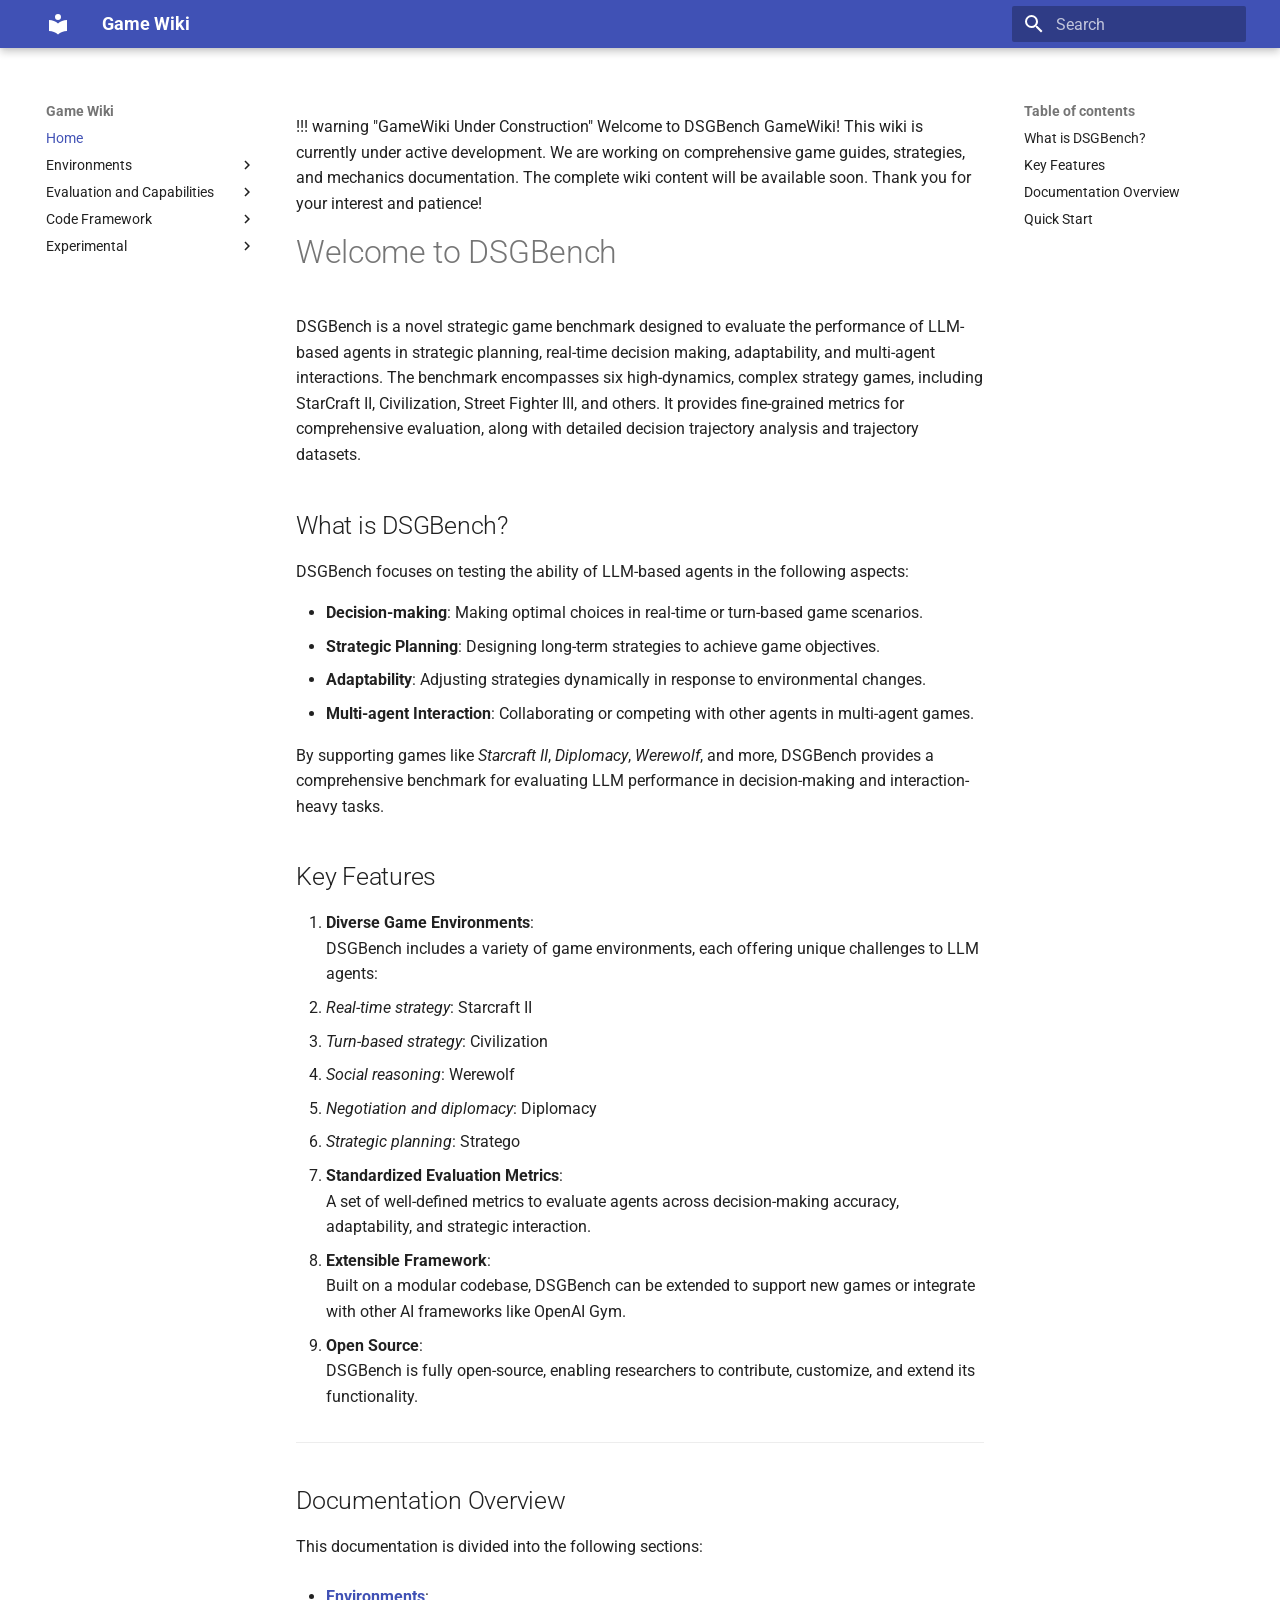
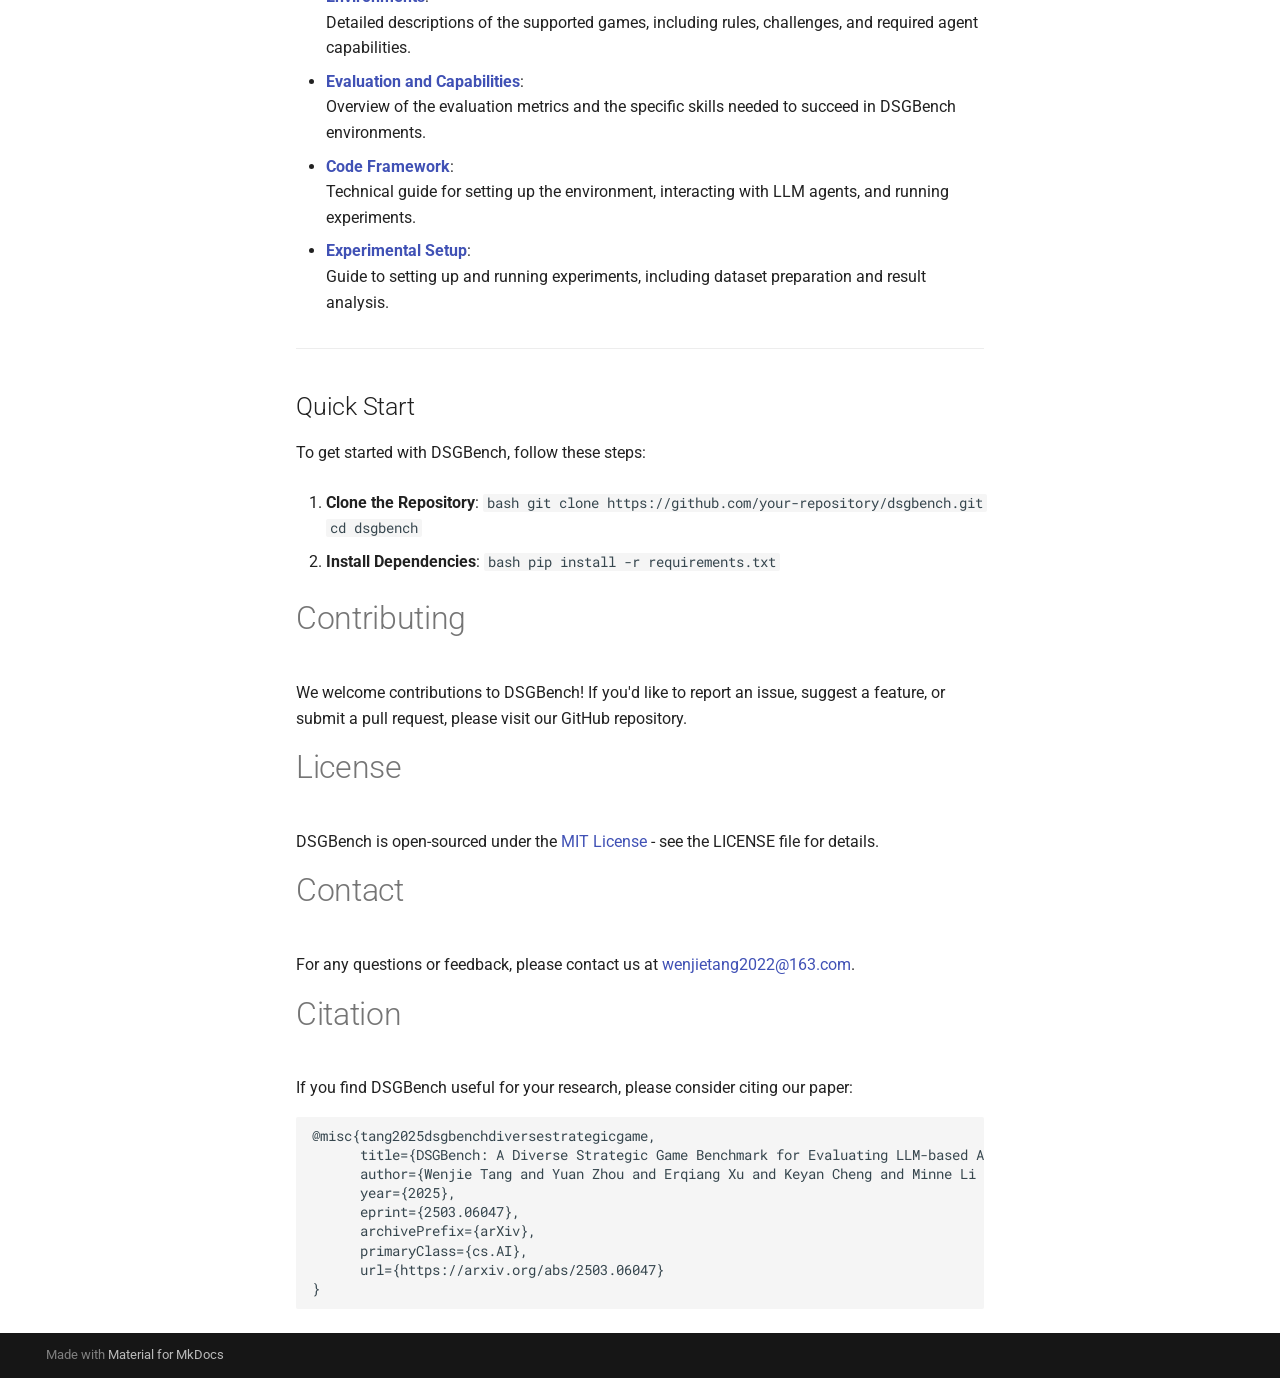
<file: index.html>
<!doctype html>
<html lang="en" class="no-js">
  <head>
    
      <meta charset="utf-8">
      <meta name="viewport" content="width=device-width,initial-scale=1">
      
      
      
      
      
        <link rel="next" href="environments/environments/">
      
      
      <link rel="icon" href="assets/images/favicon.png">
      <meta name="generator" content="mkdocs-1.6.1, mkdocs-material-9.5.49">
    
    
      
        <title>Game Wiki</title>
      
    
    
      <link rel="stylesheet" href="assets/stylesheets/main.6f8fc17f.min.css">
      
      


    
    
      
    
    
      
        
        
        <link rel="preconnect" href="https://fonts.gstatic.com" crossorigin>
        <link rel="stylesheet" href="https://fonts.googleapis.com/css?family=Roboto:300,300i,400,400i,700,700i%7CRoboto+Mono:400,400i,700,700i&display=fallback">
        <style>:root{--md-text-font:"Roboto";--md-code-font:"Roboto Mono"}</style>
      
    
    
    <script>__md_scope=new URL(".",location),__md_hash=e=>[...e].reduce(((e,_)=>(e<<5)-e+_.charCodeAt(0)),0),__md_get=(e,_=localStorage,t=__md_scope)=>JSON.parse(_.getItem(t.pathname+"."+e)),__md_set=(e,_,t=localStorage,a=__md_scope)=>{try{t.setItem(a.pathname+"."+e,JSON.stringify(_))}catch(e){}}</script>
    
      

    
    
    
  </head>
  
  
    <body dir="ltr">
  
    
    <input class="md-toggle" data-md-toggle="drawer" type="checkbox" id="__drawer" autocomplete="off">
    <input class="md-toggle" data-md-toggle="search" type="checkbox" id="__search" autocomplete="off">
    <label class="md-overlay" for="__drawer"></label>
    <div data-md-component="skip">
      
        
        <a href="#welcome-to-dsgbench" class="md-skip">
          Skip to content
        </a>
      
    </div>
    <div data-md-component="announce">
      
    </div>
    
    
      

  

<header class="md-header md-header--shadow" data-md-component="header">
  <nav class="md-header__inner md-grid" aria-label="Header">
    <a href="." title="Game Wiki" class="md-header__button md-logo" aria-label="Game Wiki" data-md-component="logo">
      
  
  <svg xmlns="http://www.w3.org/2000/svg" viewBox="0 0 24 24"><path d="M12 8a3 3 0 0 0 3-3 3 3 0 0 0-3-3 3 3 0 0 0-3 3 3 3 0 0 0 3 3m0 3.54C9.64 9.35 6.5 8 3 8v11c3.5 0 6.64 1.35 9 3.54 2.36-2.19 5.5-3.54 9-3.54V8c-3.5 0-6.64 1.35-9 3.54"/></svg>

    </a>
    <label class="md-header__button md-icon" for="__drawer">
      
      <svg xmlns="http://www.w3.org/2000/svg" viewBox="0 0 24 24"><path d="M3 6h18v2H3zm0 5h18v2H3zm0 5h18v2H3z"/></svg>
    </label>
    <div class="md-header__title" data-md-component="header-title">
      <div class="md-header__ellipsis">
        <div class="md-header__topic">
          <span class="md-ellipsis">
            Game Wiki
          </span>
        </div>
        <div class="md-header__topic" data-md-component="header-topic">
          <span class="md-ellipsis">
            
              Home
            
          </span>
        </div>
      </div>
    </div>
    
    
      <script>var palette=__md_get("__palette");if(palette&&palette.color){if("(prefers-color-scheme)"===palette.color.media){var media=matchMedia("(prefers-color-scheme: light)"),input=document.querySelector(media.matches?"[data-md-color-media='(prefers-color-scheme: light)']":"[data-md-color-media='(prefers-color-scheme: dark)']");palette.color.media=input.getAttribute("data-md-color-media"),palette.color.scheme=input.getAttribute("data-md-color-scheme"),palette.color.primary=input.getAttribute("data-md-color-primary"),palette.color.accent=input.getAttribute("data-md-color-accent")}for(var[key,value]of Object.entries(palette.color))document.body.setAttribute("data-md-color-"+key,value)}</script>
    
    
    
      <label class="md-header__button md-icon" for="__search">
        
        <svg xmlns="http://www.w3.org/2000/svg" viewBox="0 0 24 24"><path d="M9.5 3A6.5 6.5 0 0 1 16 9.5c0 1.61-.59 3.09-1.56 4.23l.27.27h.79l5 5-1.5 1.5-5-5v-.79l-.27-.27A6.52 6.52 0 0 1 9.5 16 6.5 6.5 0 0 1 3 9.5 6.5 6.5 0 0 1 9.5 3m0 2C7 5 5 7 5 9.5S7 14 9.5 14 14 12 14 9.5 12 5 9.5 5"/></svg>
      </label>
      <div class="md-search" data-md-component="search" role="dialog">
  <label class="md-search__overlay" for="__search"></label>
  <div class="md-search__inner" role="search">
    <form class="md-search__form" name="search">
      <input type="text" class="md-search__input" name="query" aria-label="Search" placeholder="Search" autocapitalize="off" autocorrect="off" autocomplete="off" spellcheck="false" data-md-component="search-query" required>
      <label class="md-search__icon md-icon" for="__search">
        
        <svg xmlns="http://www.w3.org/2000/svg" viewBox="0 0 24 24"><path d="M9.5 3A6.5 6.5 0 0 1 16 9.5c0 1.61-.59 3.09-1.56 4.23l.27.27h.79l5 5-1.5 1.5-5-5v-.79l-.27-.27A6.52 6.52 0 0 1 9.5 16 6.5 6.5 0 0 1 3 9.5 6.5 6.5 0 0 1 9.5 3m0 2C7 5 5 7 5 9.5S7 14 9.5 14 14 12 14 9.5 12 5 9.5 5"/></svg>
        
        <svg xmlns="http://www.w3.org/2000/svg" viewBox="0 0 24 24"><path d="M20 11v2H8l5.5 5.5-1.42 1.42L4.16 12l7.92-7.92L13.5 5.5 8 11z"/></svg>
      </label>
      <nav class="md-search__options" aria-label="Search">
        
        <button type="reset" class="md-search__icon md-icon" title="Clear" aria-label="Clear" tabindex="-1">
          
          <svg xmlns="http://www.w3.org/2000/svg" viewBox="0 0 24 24"><path d="M19 6.41 17.59 5 12 10.59 6.41 5 5 6.41 10.59 12 5 17.59 6.41 19 12 13.41 17.59 19 19 17.59 13.41 12z"/></svg>
        </button>
      </nav>
      
    </form>
    <div class="md-search__output">
      <div class="md-search__scrollwrap" tabindex="0" data-md-scrollfix>
        <div class="md-search-result" data-md-component="search-result">
          <div class="md-search-result__meta">
            Initializing search
          </div>
          <ol class="md-search-result__list" role="presentation"></ol>
        </div>
      </div>
    </div>
  </div>
</div>
    
    
  </nav>
  
</header>
    
    <div class="md-container" data-md-component="container">
      
      
        
          
        
      
      <main class="md-main" data-md-component="main">
        <div class="md-main__inner md-grid">
          
            
              
              <div class="md-sidebar md-sidebar--primary" data-md-component="sidebar" data-md-type="navigation" >
                <div class="md-sidebar__scrollwrap">
                  <div class="md-sidebar__inner">
                    



<nav class="md-nav md-nav--primary" aria-label="Navigation" data-md-level="0">
  <label class="md-nav__title" for="__drawer">
    <a href="." title="Game Wiki" class="md-nav__button md-logo" aria-label="Game Wiki" data-md-component="logo">
      
  
  <svg xmlns="http://www.w3.org/2000/svg" viewBox="0 0 24 24"><path d="M12 8a3 3 0 0 0 3-3 3 3 0 0 0-3-3 3 3 0 0 0-3 3 3 3 0 0 0 3 3m0 3.54C9.64 9.35 6.5 8 3 8v11c3.5 0 6.64 1.35 9 3.54 2.36-2.19 5.5-3.54 9-3.54V8c-3.5 0-6.64 1.35-9 3.54"/></svg>

    </a>
    Game Wiki
  </label>
  
  <ul class="md-nav__list" data-md-scrollfix>
    
      
      
  
  
    
  
  
  
    <li class="md-nav__item md-nav__item--active">
      
      <input class="md-nav__toggle md-toggle" type="checkbox" id="__toc">
      
      
        
      
      
        <label class="md-nav__link md-nav__link--active" for="__toc">
          
  
  <span class="md-ellipsis">
    Home
  </span>
  

          <span class="md-nav__icon md-icon"></span>
        </label>
      
      <a href="." class="md-nav__link md-nav__link--active">
        
  
  <span class="md-ellipsis">
    Home
  </span>
  

      </a>
      
        

<nav class="md-nav md-nav--secondary" aria-label="Table of contents">
  
  
  
    
  
  
    <label class="md-nav__title" for="__toc">
      <span class="md-nav__icon md-icon"></span>
      Table of contents
    </label>
    <ul class="md-nav__list" data-md-component="toc" data-md-scrollfix>
      
        <li class="md-nav__item">
  <a href="#what-is-dsgbench" class="md-nav__link">
    <span class="md-ellipsis">
      What is DSGBench?
    </span>
  </a>
  
</li>
      
        <li class="md-nav__item">
  <a href="#key-features" class="md-nav__link">
    <span class="md-ellipsis">
      Key Features
    </span>
  </a>
  
</li>
      
        <li class="md-nav__item">
  <a href="#documentation-overview" class="md-nav__link">
    <span class="md-ellipsis">
      Documentation Overview
    </span>
  </a>
  
</li>
      
        <li class="md-nav__item">
  <a href="#quick-start" class="md-nav__link">
    <span class="md-ellipsis">
      Quick Start
    </span>
  </a>
  
</li>
      
    </ul>
  
</nav>
      
    </li>
  

    
      
      
  
  
  
  
    
    
    
    
    <li class="md-nav__item md-nav__item--nested">
      
        
        
        <input class="md-nav__toggle md-toggle " type="checkbox" id="__nav_2" >
        
          
          <label class="md-nav__link" for="__nav_2" id="__nav_2_label" tabindex="0">
            
  
  <span class="md-ellipsis">
    Environments
  </span>
  

            <span class="md-nav__icon md-icon"></span>
          </label>
        
        <nav class="md-nav" data-md-level="1" aria-labelledby="__nav_2_label" aria-expanded="false">
          <label class="md-nav__title" for="__nav_2">
            <span class="md-nav__icon md-icon"></span>
            Environments
          </label>
          <ul class="md-nav__list" data-md-scrollfix>
            
              
                
  
  
  
  
    <li class="md-nav__item">
      <a href="environments/environments/" class="md-nav__link">
        
  
  <span class="md-ellipsis">
    Environments
  </span>
  

      </a>
    </li>
  

              
            
              
                
  
  
  
  
    <li class="md-nav__item">
      <a href="environments/starcraft2/starcraft2/" class="md-nav__link">
        
  
  <span class="md-ellipsis">
    Starcraft II
  </span>
  

      </a>
    </li>
  

              
            
              
                
  
  
  
  
    <li class="md-nav__item">
      <a href="environments/civ/civ/" class="md-nav__link">
        
  
  <span class="md-ellipsis">
    Civilization
  </span>
  

      </a>
    </li>
  

              
            
              
                
  
  
  
  
    <li class="md-nav__item">
      <a href="environments/street_fighter/street_fighter/" class="md-nav__link">
        
  
  <span class="md-ellipsis">
    Street Fighter III
  </span>
  

      </a>
    </li>
  

              
            
              
                
  
  
  
  
    <li class="md-nav__item">
      <a href="environments/diplomacy/diplomacy/" class="md-nav__link">
        
  
  <span class="md-ellipsis">
    Diplomacy
  </span>
  

      </a>
    </li>
  

              
            
              
                
  
  
  
  
    <li class="md-nav__item">
      <a href="environments/werewolf/werewolf/" class="md-nav__link">
        
  
  <span class="md-ellipsis">
    Werewolf
  </span>
  

      </a>
    </li>
  

              
            
              
                
  
  
  
  
    <li class="md-nav__item">
      <a href="environments/startego/startego.md" class="md-nav__link">
        
  
  <span class="md-ellipsis">
    Stratego
  </span>
  

      </a>
    </li>
  

              
            
          </ul>
        </nav>
      
    </li>
  

    
      
      
  
  
  
  
    
    
    
    
    <li class="md-nav__item md-nav__item--nested">
      
        
        
        <input class="md-nav__toggle md-toggle " type="checkbox" id="__nav_3" >
        
          
          <label class="md-nav__link" for="__nav_3" id="__nav_3_label" tabindex="0">
            
  
  <span class="md-ellipsis">
    Evaluation and Capabilities
  </span>
  

            <span class="md-nav__icon md-icon"></span>
          </label>
        
        <nav class="md-nav" data-md-level="1" aria-labelledby="__nav_3_label" aria-expanded="false">
          <label class="md-nav__title" for="__nav_3">
            <span class="md-nav__icon md-icon"></span>
            Evaluation and Capabilities
          </label>
          <ul class="md-nav__list" data-md-scrollfix>
            
              
                
  
  
  
  
    <li class="md-nav__item">
      <a href="evaluation_and_capabilities/evaluation_and_capabilities/" class="md-nav__link">
        
  
  <span class="md-ellipsis">
    Evaluation and capabilities
  </span>
  

      </a>
    </li>
  

              
            
              
                
  
  
  
  
    <li class="md-nav__item">
      <a href="evaluation_and_capabilities/performance.md" class="md-nav__link">
        
  
  <span class="md-ellipsis">
    Performance Metrics
  </span>
  

      </a>
    </li>
  

              
            
              
                
  
  
  
  
    <li class="md-nav__item">
      <a href="evaluation_and_capabilities/multi_agent_interaction.md" class="md-nav__link">
        
  
  <span class="md-ellipsis">
    Multi-agent Interaction
  </span>
  

      </a>
    </li>
  

              
            
              
                
  
  
  
  
    <li class="md-nav__item">
      <a href="evaluation_and_capabilities/complex_task_handling.md" class="md-nav__link">
        
  
  <span class="md-ellipsis">
    Complex Task Handling
  </span>
  

      </a>
    </li>
  

              
            
              
                
  
  
  
  
    <li class="md-nav__item">
      <a href="evaluation_and_capabilities/benchmarks.md" class="md-nav__link">
        
  
  <span class="md-ellipsis">
    Benchmarks
  </span>
  

      </a>
    </li>
  

              
            
              
                
  
  
  
  
    <li class="md-nav__item">
      <a href="evaluation_and_capabilities/capabilities.md" class="md-nav__link">
        
  
  <span class="md-ellipsis">
    Capabilities
  </span>
  

      </a>
    </li>
  

              
            
          </ul>
        </nav>
      
    </li>
  

    
      
      
  
  
  
  
    
    
    
    
    <li class="md-nav__item md-nav__item--nested">
      
        
        
        <input class="md-nav__toggle md-toggle " type="checkbox" id="__nav_4" >
        
          
          <label class="md-nav__link" for="__nav_4" id="__nav_4_label" tabindex="0">
            
  
  <span class="md-ellipsis">
    Code Framework
  </span>
  

            <span class="md-nav__icon md-icon"></span>
          </label>
        
        <nav class="md-nav" data-md-level="1" aria-labelledby="__nav_4_label" aria-expanded="false">
          <label class="md-nav__title" for="__nav_4">
            <span class="md-nav__icon md-icon"></span>
            Code Framework
          </label>
          <ul class="md-nav__list" data-md-scrollfix>
            
              
                
  
  
  
  
    <li class="md-nav__item">
      <a href="code_framework/code_framework/" class="md-nav__link">
        
  
  <span class="md-ellipsis">
    Code framework
  </span>
  

      </a>
    </li>
  

              
            
              
                
  
  
  
  
    <li class="md-nav__item">
      <a href="code_framework/gym_interface.md" class="md-nav__link">
        
  
  <span class="md-ellipsis">
    Gym Interface
  </span>
  

      </a>
    </li>
  

              
            
          </ul>
        </nav>
      
    </li>
  

    
      
      
  
  
  
  
    
    
    
    
    <li class="md-nav__item md-nav__item--nested">
      
        
        
        <input class="md-nav__toggle md-toggle " type="checkbox" id="__nav_5" >
        
          
          <label class="md-nav__link" for="__nav_5" id="__nav_5_label" tabindex="0">
            
  
  <span class="md-ellipsis">
    Experimental
  </span>
  

            <span class="md-nav__icon md-icon"></span>
          </label>
        
        <nav class="md-nav" data-md-level="1" aria-labelledby="__nav_5_label" aria-expanded="false">
          <label class="md-nav__title" for="__nav_5">
            <span class="md-nav__icon md-icon"></span>
            Experimental
          </label>
          <ul class="md-nav__list" data-md-scrollfix>
            
              
                
  
  
  
  
    <li class="md-nav__item">
      <a href="experimental/experimental_setup.md" class="md-nav__link">
        
  
  <span class="md-ellipsis">
    None
  </span>
  

      </a>
    </li>
  

              
            
              
                
  
  
  
  
    <li class="md-nav__item">
      <a href="experimental/experimental_setup/experimental_setup/" class="md-nav__link">
        
  
  <span class="md-ellipsis">
    Experimental Setup
  </span>
  

      </a>
    </li>
  

              
            
              
                
  
  
  
  
    <li class="md-nav__item">
      <a href="experimental/experimental_result/experimental_result/" class="md-nav__link">
        
  
  <span class="md-ellipsis">
    Experimental Result
  </span>
  

      </a>
    </li>
  

              
            
          </ul>
        </nav>
      
    </li>
  

    
  </ul>
</nav>
                  </div>
                </div>
              </div>
            
            
              
              <div class="md-sidebar md-sidebar--secondary" data-md-component="sidebar" data-md-type="toc" >
                <div class="md-sidebar__scrollwrap">
                  <div class="md-sidebar__inner">
                    

<nav class="md-nav md-nav--secondary" aria-label="Table of contents">
  
  
  
    
  
  
    <label class="md-nav__title" for="__toc">
      <span class="md-nav__icon md-icon"></span>
      Table of contents
    </label>
    <ul class="md-nav__list" data-md-component="toc" data-md-scrollfix>
      
        <li class="md-nav__item">
  <a href="#what-is-dsgbench" class="md-nav__link">
    <span class="md-ellipsis">
      What is DSGBench?
    </span>
  </a>
  
</li>
      
        <li class="md-nav__item">
  <a href="#key-features" class="md-nav__link">
    <span class="md-ellipsis">
      Key Features
    </span>
  </a>
  
</li>
      
        <li class="md-nav__item">
  <a href="#documentation-overview" class="md-nav__link">
    <span class="md-ellipsis">
      Documentation Overview
    </span>
  </a>
  
</li>
      
        <li class="md-nav__item">
  <a href="#quick-start" class="md-nav__link">
    <span class="md-ellipsis">
      Quick Start
    </span>
  </a>
  
</li>
      
    </ul>
  
</nav>
                  </div>
                </div>
              </div>
            
          
          
            <div class="md-content" data-md-component="content">
              <article class="md-content__inner md-typeset">
                
                  


<p>!!! warning "GameWiki Under Construction"
    Welcome to DSGBench GameWiki! This wiki is currently under active development. We are working on comprehensive game guides, strategies, and mechanics documentation. The complete wiki content will be available soon. Thank you for your interest and patience!</p>
<h1 id="welcome-to-dsgbench">Welcome to DSGBench</h1>
<p>DSGBench is a novel strategic game benchmark designed to evaluate the performance of LLM-based agents in strategic planning, real-time decision making, adaptability, and multi-agent interactions. The benchmark encompasses six high-dynamics, complex strategy games, including StarCraft II, Civilization, Street Fighter III, and others. It provides fine-grained metrics for comprehensive evaluation, along with detailed decision trajectory analysis and trajectory datasets.</p>
<h2 id="what-is-dsgbench">What is DSGBench?</h2>
<p>DSGBench focuses on testing the ability of LLM-based agents in the following aspects:</p>
<ul>
<li><strong>Decision-making</strong>: Making optimal choices in real-time or turn-based game scenarios.</li>
<li><strong>Strategic Planning</strong>: Designing long-term strategies to achieve game objectives.</li>
<li><strong>Adaptability</strong>: Adjusting strategies dynamically in response to environmental changes.</li>
<li><strong>Multi-agent Interaction</strong>: Collaborating or competing with other agents in multi-agent games.</li>
</ul>
<p>By supporting games like <em>Starcraft II</em>, <em>Diplomacy</em>, <em>Werewolf</em>, and more, DSGBench provides a comprehensive benchmark for evaluating LLM performance in decision-making and interaction-heavy tasks.</p>
<h2 id="key-features">Key Features</h2>
<ol>
<li><strong>Diverse Game Environments</strong>:<br />
   DSGBench includes a variety of game environments, each offering unique challenges to LLM agents:</li>
<li><em>Real-time strategy</em>: Starcraft II</li>
<li><em>Turn-based strategy</em>: Civilization</li>
<li><em>Social reasoning</em>: Werewolf</li>
<li><em>Negotiation and diplomacy</em>: Diplomacy</li>
<li>
<p><em>Strategic planning</em>: Stratego</p>
</li>
<li>
<p><strong>Standardized Evaluation Metrics</strong>:<br />
   A set of well-defined metrics to evaluate agents across decision-making accuracy, adaptability, and strategic interaction.</p>
</li>
<li>
<p><strong>Extensible Framework</strong>:<br />
   Built on a modular codebase, DSGBench can be extended to support new games or integrate with other AI frameworks like OpenAI Gym.</p>
</li>
<li>
<p><strong>Open Source</strong>:<br />
   DSGBench is fully open-source, enabling researchers to contribute, customize, and extend its functionality.</p>
</li>
</ol>
<hr />
<h2 id="documentation-overview">Documentation Overview</h2>
<p>This documentation is divided into the following sections:</p>
<ul>
<li>
<p><a href="environments/environments/"><strong>Environments</strong></a>:<br />
  Detailed descriptions of the supported games, including rules, challenges, and required agent capabilities.</p>
</li>
<li>
<p><a href="evaluation_and_capabilities/evaluation_and_capabilities/"><strong>Evaluation and Capabilities</strong></a>:<br />
  Overview of the evaluation metrics and the specific skills needed to succeed in DSGBench environments.</p>
</li>
<li>
<p><a href="code_framework/overview.md"><strong>Code Framework</strong></a>:<br />
  Technical guide for setting up the environment, interacting with LLM agents, and running experiments.</p>
</li>
<li>
<p><a href="experimental/experimental_setup/experimental_setup/"><strong>Experimental Setup</strong></a>:<br />
  Guide to setting up and running experiments, including dataset preparation and result analysis.</p>
</li>
</ul>
<hr />
<h2 id="quick-start">Quick Start</h2>
<p>To get started with DSGBench, follow these steps:</p>
<ol>
<li>
<p><strong>Clone the Repository</strong>:
   <code>bash
   git clone https://github.com/your-repository/dsgbench.git
   cd dsgbench</code></p>
</li>
<li>
<p><strong>Install Dependencies</strong>:
   <code>bash
   pip install -r requirements.txt</code></p>
</li>
</ol>
<h1 id="contributing">Contributing</h1>
<p>We welcome contributions to DSGBench! If you'd like to report an issue, suggest a feature, or submit a pull request, please visit our GitHub repository.</p>
<h1 id="license">License</h1>
<p>DSGBench is open-sourced under the  <a href="https://opensource.org/licenses/MIT">MIT License</a> - see the LICENSE file for details.</p>
<h1 id="contact">Contact</h1>
<p>For any questions or feedback, please contact us at <a href="mailto:wenjietang2022@163.com">wenjietang2022@163.com</a>.</p>
<h1 id="citation">Citation</h1>
<p>If you find DSGBench useful for your research, please consider citing our paper:</p>
<pre><code class="language-bibtex">@misc{tang2025dsgbenchdiversestrategicgame,
      title={DSGBench: A Diverse Strategic Game Benchmark for Evaluating LLM-based Agents in Complex Decision-Making Environments}, 
      author={Wenjie Tang and Yuan Zhou and Erqiang Xu and Keyan Cheng and Minne Li and Liquan Xiao},
      year={2025},
      eprint={2503.06047},
      archivePrefix={arXiv},
      primaryClass={cs.AI},
      url={https://arxiv.org/abs/2503.06047}
}
</code></pre>












                
              </article>
            </div>
          
          
<script>var target=document.getElementById(location.hash.slice(1));target&&target.name&&(target.checked=target.name.startsWith("__tabbed_"))</script>
        </div>
        
      </main>
      
        <footer class="md-footer">
  
  <div class="md-footer-meta md-typeset">
    <div class="md-footer-meta__inner md-grid">
      <div class="md-copyright">
  
  
    Made with
    <a href="https://squidfunk.github.io/mkdocs-material/" target="_blank" rel="noopener">
      Material for MkDocs
    </a>
  
</div>
      
    </div>
  </div>
</footer>
      
    </div>
    <div class="md-dialog" data-md-component="dialog">
      <div class="md-dialog__inner md-typeset"></div>
    </div>
    
    
    <script id="__config" type="application/json">{"base": ".", "features": [], "search": "assets/javascripts/workers/search.6ce7567c.min.js", "translations": {"clipboard.copied": "Copied to clipboard", "clipboard.copy": "Copy to clipboard", "search.result.more.one": "1 more on this page", "search.result.more.other": "# more on this page", "search.result.none": "No matching documents", "search.result.one": "1 matching document", "search.result.other": "# matching documents", "search.result.placeholder": "Type to start searching", "search.result.term.missing": "Missing", "select.version": "Select version"}}</script>
    
    
      <script src="assets/javascripts/bundle.88dd0f4e.min.js"></script>
      
    
  </body>
</html>
</file>
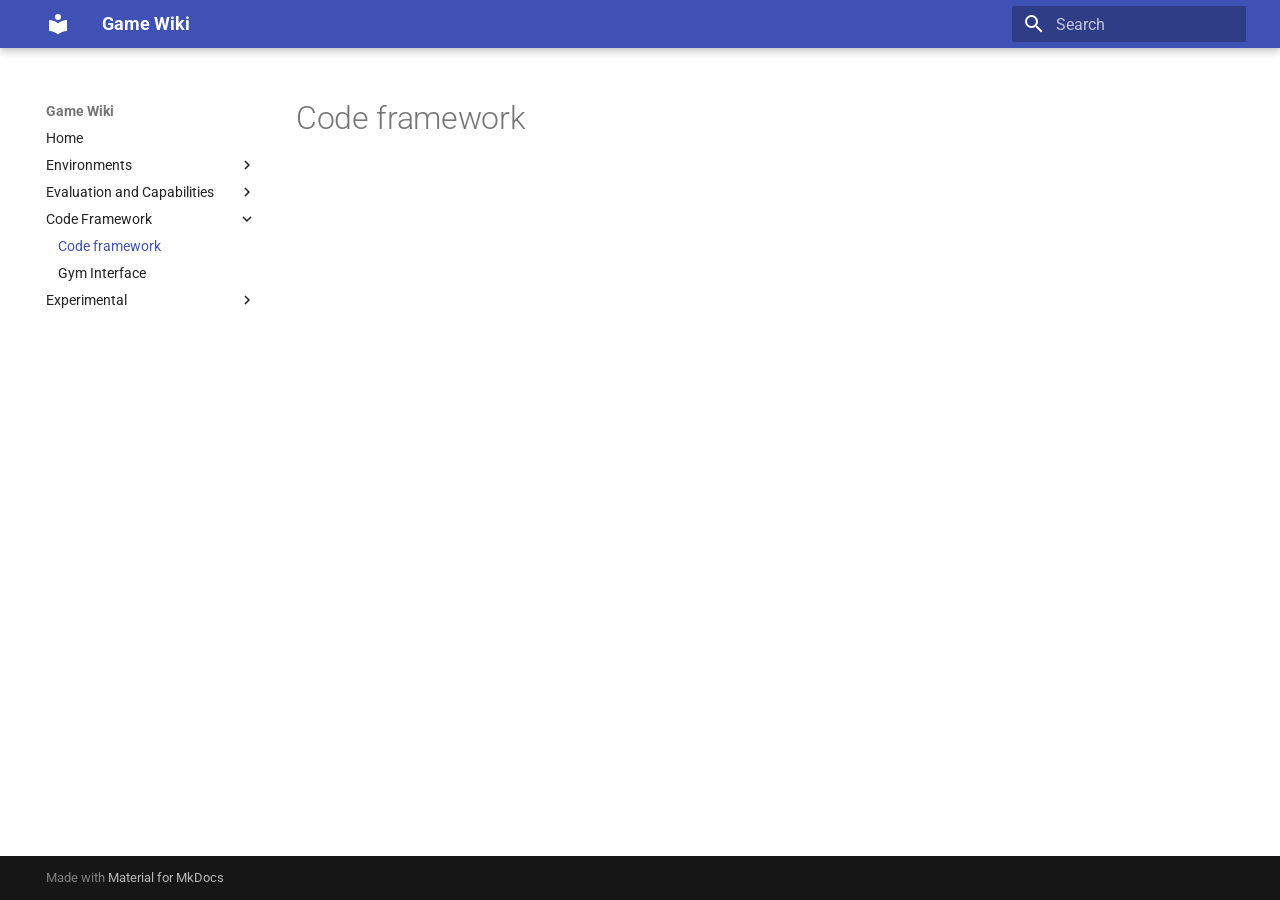
<file: code_framework/code_framework/index.html>
<!doctype html>
<html lang="en" class="no-js">
  <head>
    
      <meta charset="utf-8">
      <meta name="viewport" content="width=device-width,initial-scale=1">
      
      
      
      
        <link rel="prev" href="../../evaluation_and_capabilities/evaluation_and_capabilities/">
      
      
        <link rel="next" href="../../experimental/experimental_setup/experimental_setup/">
      
      
      <link rel="icon" href="../../assets/images/favicon.png">
      <meta name="generator" content="mkdocs-1.6.1, mkdocs-material-9.5.49">
    
    
      
        <title>Code framework - Game Wiki</title>
      
    
    
      <link rel="stylesheet" href="../../assets/stylesheets/main.6f8fc17f.min.css">
      
      


    
    
      
    
    
      
        
        
        <link rel="preconnect" href="https://fonts.gstatic.com" crossorigin>
        <link rel="stylesheet" href="https://fonts.googleapis.com/css?family=Roboto:300,300i,400,400i,700,700i%7CRoboto+Mono:400,400i,700,700i&display=fallback">
        <style>:root{--md-text-font:"Roboto";--md-code-font:"Roboto Mono"}</style>
      
    
    
    <script>__md_scope=new URL("../..",location),__md_hash=e=>[...e].reduce(((e,_)=>(e<<5)-e+_.charCodeAt(0)),0),__md_get=(e,_=localStorage,t=__md_scope)=>JSON.parse(_.getItem(t.pathname+"."+e)),__md_set=(e,_,t=localStorage,a=__md_scope)=>{try{t.setItem(a.pathname+"."+e,JSON.stringify(_))}catch(e){}}</script>
    
      

    
    
    
  </head>
  
  
    <body dir="ltr">
  
    
    <input class="md-toggle" data-md-toggle="drawer" type="checkbox" id="__drawer" autocomplete="off">
    <input class="md-toggle" data-md-toggle="search" type="checkbox" id="__search" autocomplete="off">
    <label class="md-overlay" for="__drawer"></label>
    <div data-md-component="skip">
      
    </div>
    <div data-md-component="announce">
      
    </div>
    
    
      

  

<header class="md-header md-header--shadow" data-md-component="header">
  <nav class="md-header__inner md-grid" aria-label="Header">
    <a href="../.." title="Game Wiki" class="md-header__button md-logo" aria-label="Game Wiki" data-md-component="logo">
      
  
  <svg xmlns="http://www.w3.org/2000/svg" viewBox="0 0 24 24"><path d="M12 8a3 3 0 0 0 3-3 3 3 0 0 0-3-3 3 3 0 0 0-3 3 3 3 0 0 0 3 3m0 3.54C9.64 9.35 6.5 8 3 8v11c3.5 0 6.64 1.35 9 3.54 2.36-2.19 5.5-3.54 9-3.54V8c-3.5 0-6.64 1.35-9 3.54"/></svg>

    </a>
    <label class="md-header__button md-icon" for="__drawer">
      
      <svg xmlns="http://www.w3.org/2000/svg" viewBox="0 0 24 24"><path d="M3 6h18v2H3zm0 5h18v2H3zm0 5h18v2H3z"/></svg>
    </label>
    <div class="md-header__title" data-md-component="header-title">
      <div class="md-header__ellipsis">
        <div class="md-header__topic">
          <span class="md-ellipsis">
            Game Wiki
          </span>
        </div>
        <div class="md-header__topic" data-md-component="header-topic">
          <span class="md-ellipsis">
            
              Code framework
            
          </span>
        </div>
      </div>
    </div>
    
    
      <script>var palette=__md_get("__palette");if(palette&&palette.color){if("(prefers-color-scheme)"===palette.color.media){var media=matchMedia("(prefers-color-scheme: light)"),input=document.querySelector(media.matches?"[data-md-color-media='(prefers-color-scheme: light)']":"[data-md-color-media='(prefers-color-scheme: dark)']");palette.color.media=input.getAttribute("data-md-color-media"),palette.color.scheme=input.getAttribute("data-md-color-scheme"),palette.color.primary=input.getAttribute("data-md-color-primary"),palette.color.accent=input.getAttribute("data-md-color-accent")}for(var[key,value]of Object.entries(palette.color))document.body.setAttribute("data-md-color-"+key,value)}</script>
    
    
    
      <label class="md-header__button md-icon" for="__search">
        
        <svg xmlns="http://www.w3.org/2000/svg" viewBox="0 0 24 24"><path d="M9.5 3A6.5 6.5 0 0 1 16 9.5c0 1.61-.59 3.09-1.56 4.23l.27.27h.79l5 5-1.5 1.5-5-5v-.79l-.27-.27A6.52 6.52 0 0 1 9.5 16 6.5 6.5 0 0 1 3 9.5 6.5 6.5 0 0 1 9.5 3m0 2C7 5 5 7 5 9.5S7 14 9.5 14 14 12 14 9.5 12 5 9.5 5"/></svg>
      </label>
      <div class="md-search" data-md-component="search" role="dialog">
  <label class="md-search__overlay" for="__search"></label>
  <div class="md-search__inner" role="search">
    <form class="md-search__form" name="search">
      <input type="text" class="md-search__input" name="query" aria-label="Search" placeholder="Search" autocapitalize="off" autocorrect="off" autocomplete="off" spellcheck="false" data-md-component="search-query" required>
      <label class="md-search__icon md-icon" for="__search">
        
        <svg xmlns="http://www.w3.org/2000/svg" viewBox="0 0 24 24"><path d="M9.5 3A6.5 6.5 0 0 1 16 9.5c0 1.61-.59 3.09-1.56 4.23l.27.27h.79l5 5-1.5 1.5-5-5v-.79l-.27-.27A6.52 6.52 0 0 1 9.5 16 6.5 6.5 0 0 1 3 9.5 6.5 6.5 0 0 1 9.5 3m0 2C7 5 5 7 5 9.5S7 14 9.5 14 14 12 14 9.5 12 5 9.5 5"/></svg>
        
        <svg xmlns="http://www.w3.org/2000/svg" viewBox="0 0 24 24"><path d="M20 11v2H8l5.5 5.5-1.42 1.42L4.16 12l7.92-7.92L13.5 5.5 8 11z"/></svg>
      </label>
      <nav class="md-search__options" aria-label="Search">
        
        <button type="reset" class="md-search__icon md-icon" title="Clear" aria-label="Clear" tabindex="-1">
          
          <svg xmlns="http://www.w3.org/2000/svg" viewBox="0 0 24 24"><path d="M19 6.41 17.59 5 12 10.59 6.41 5 5 6.41 10.59 12 5 17.59 6.41 19 12 13.41 17.59 19 19 17.59 13.41 12z"/></svg>
        </button>
      </nav>
      
    </form>
    <div class="md-search__output">
      <div class="md-search__scrollwrap" tabindex="0" data-md-scrollfix>
        <div class="md-search-result" data-md-component="search-result">
          <div class="md-search-result__meta">
            Initializing search
          </div>
          <ol class="md-search-result__list" role="presentation"></ol>
        </div>
      </div>
    </div>
  </div>
</div>
    
    
  </nav>
  
</header>
    
    <div class="md-container" data-md-component="container">
      
      
        
          
        
      
      <main class="md-main" data-md-component="main">
        <div class="md-main__inner md-grid">
          
            
              
              <div class="md-sidebar md-sidebar--primary" data-md-component="sidebar" data-md-type="navigation" >
                <div class="md-sidebar__scrollwrap">
                  <div class="md-sidebar__inner">
                    



<nav class="md-nav md-nav--primary" aria-label="Navigation" data-md-level="0">
  <label class="md-nav__title" for="__drawer">
    <a href="../.." title="Game Wiki" class="md-nav__button md-logo" aria-label="Game Wiki" data-md-component="logo">
      
  
  <svg xmlns="http://www.w3.org/2000/svg" viewBox="0 0 24 24"><path d="M12 8a3 3 0 0 0 3-3 3 3 0 0 0-3-3 3 3 0 0 0-3 3 3 3 0 0 0 3 3m0 3.54C9.64 9.35 6.5 8 3 8v11c3.5 0 6.64 1.35 9 3.54 2.36-2.19 5.5-3.54 9-3.54V8c-3.5 0-6.64 1.35-9 3.54"/></svg>

    </a>
    Game Wiki
  </label>
  
  <ul class="md-nav__list" data-md-scrollfix>
    
      
      
  
  
  
  
    <li class="md-nav__item">
      <a href="../.." class="md-nav__link">
        
  
  <span class="md-ellipsis">
    Home
  </span>
  

      </a>
    </li>
  

    
      
      
  
  
  
  
    
    
    
    
    <li class="md-nav__item md-nav__item--nested">
      
        
        
        <input class="md-nav__toggle md-toggle " type="checkbox" id="__nav_2" >
        
          
          <label class="md-nav__link" for="__nav_2" id="__nav_2_label" tabindex="0">
            
  
  <span class="md-ellipsis">
    Environments
  </span>
  

            <span class="md-nav__icon md-icon"></span>
          </label>
        
        <nav class="md-nav" data-md-level="1" aria-labelledby="__nav_2_label" aria-expanded="false">
          <label class="md-nav__title" for="__nav_2">
            <span class="md-nav__icon md-icon"></span>
            Environments
          </label>
          <ul class="md-nav__list" data-md-scrollfix>
            
              
                
  
  
  
  
    <li class="md-nav__item">
      <a href="../../environments/environments/" class="md-nav__link">
        
  
  <span class="md-ellipsis">
    Environments
  </span>
  

      </a>
    </li>
  

              
            
              
                
  
  
  
  
    <li class="md-nav__item">
      <a href="../../environments/starcraft2/starcraft2/" class="md-nav__link">
        
  
  <span class="md-ellipsis">
    Starcraft II
  </span>
  

      </a>
    </li>
  

              
            
              
                
  
  
  
  
    <li class="md-nav__item">
      <a href="../../environments/civ/civ/" class="md-nav__link">
        
  
  <span class="md-ellipsis">
    Civilization
  </span>
  

      </a>
    </li>
  

              
            
              
                
  
  
  
  
    <li class="md-nav__item">
      <a href="../../environments/street_fighter/street_fighter/" class="md-nav__link">
        
  
  <span class="md-ellipsis">
    Street Fighter III
  </span>
  

      </a>
    </li>
  

              
            
              
                
  
  
  
  
    <li class="md-nav__item">
      <a href="../../environments/diplomacy/diplomacy/" class="md-nav__link">
        
  
  <span class="md-ellipsis">
    Diplomacy
  </span>
  

      </a>
    </li>
  

              
            
              
                
  
  
  
  
    <li class="md-nav__item">
      <a href="../../environments/werewolf/werewolf/" class="md-nav__link">
        
  
  <span class="md-ellipsis">
    Werewolf
  </span>
  

      </a>
    </li>
  

              
            
              
                
  
  
  
  
    <li class="md-nav__item">
      <a href="../../environments/startego/startego.md" class="md-nav__link">
        
  
  <span class="md-ellipsis">
    Stratego
  </span>
  

      </a>
    </li>
  

              
            
          </ul>
        </nav>
      
    </li>
  

    
      
      
  
  
  
  
    
    
    
    
    <li class="md-nav__item md-nav__item--nested">
      
        
        
        <input class="md-nav__toggle md-toggle " type="checkbox" id="__nav_3" >
        
          
          <label class="md-nav__link" for="__nav_3" id="__nav_3_label" tabindex="0">
            
  
  <span class="md-ellipsis">
    Evaluation and Capabilities
  </span>
  

            <span class="md-nav__icon md-icon"></span>
          </label>
        
        <nav class="md-nav" data-md-level="1" aria-labelledby="__nav_3_label" aria-expanded="false">
          <label class="md-nav__title" for="__nav_3">
            <span class="md-nav__icon md-icon"></span>
            Evaluation and Capabilities
          </label>
          <ul class="md-nav__list" data-md-scrollfix>
            
              
                
  
  
  
  
    <li class="md-nav__item">
      <a href="../../evaluation_and_capabilities/evaluation_and_capabilities/" class="md-nav__link">
        
  
  <span class="md-ellipsis">
    Evaluation and capabilities
  </span>
  

      </a>
    </li>
  

              
            
              
                
  
  
  
  
    <li class="md-nav__item">
      <a href="../../evaluation_and_capabilities/performance.md" class="md-nav__link">
        
  
  <span class="md-ellipsis">
    Performance Metrics
  </span>
  

      </a>
    </li>
  

              
            
              
                
  
  
  
  
    <li class="md-nav__item">
      <a href="../../evaluation_and_capabilities/multi_agent_interaction.md" class="md-nav__link">
        
  
  <span class="md-ellipsis">
    Multi-agent Interaction
  </span>
  

      </a>
    </li>
  

              
            
              
                
  
  
  
  
    <li class="md-nav__item">
      <a href="../../evaluation_and_capabilities/complex_task_handling.md" class="md-nav__link">
        
  
  <span class="md-ellipsis">
    Complex Task Handling
  </span>
  

      </a>
    </li>
  

              
            
              
                
  
  
  
  
    <li class="md-nav__item">
      <a href="../../evaluation_and_capabilities/benchmarks.md" class="md-nav__link">
        
  
  <span class="md-ellipsis">
    Benchmarks
  </span>
  

      </a>
    </li>
  

              
            
              
                
  
  
  
  
    <li class="md-nav__item">
      <a href="../../evaluation_and_capabilities/capabilities.md" class="md-nav__link">
        
  
  <span class="md-ellipsis">
    Capabilities
  </span>
  

      </a>
    </li>
  

              
            
          </ul>
        </nav>
      
    </li>
  

    
      
      
  
  
    
  
  
  
    
    
    
    
    <li class="md-nav__item md-nav__item--active md-nav__item--nested">
      
        
        
        <input class="md-nav__toggle md-toggle " type="checkbox" id="__nav_4" checked>
        
          
          <label class="md-nav__link" for="__nav_4" id="__nav_4_label" tabindex="0">
            
  
  <span class="md-ellipsis">
    Code Framework
  </span>
  

            <span class="md-nav__icon md-icon"></span>
          </label>
        
        <nav class="md-nav" data-md-level="1" aria-labelledby="__nav_4_label" aria-expanded="true">
          <label class="md-nav__title" for="__nav_4">
            <span class="md-nav__icon md-icon"></span>
            Code Framework
          </label>
          <ul class="md-nav__list" data-md-scrollfix>
            
              
                
  
  
    
  
  
  
    <li class="md-nav__item md-nav__item--active">
      
      <input class="md-nav__toggle md-toggle" type="checkbox" id="__toc">
      
      
      
      <a href="./" class="md-nav__link md-nav__link--active">
        
  
  <span class="md-ellipsis">
    Code framework
  </span>
  

      </a>
      
    </li>
  

              
            
              
                
  
  
  
  
    <li class="md-nav__item">
      <a href="../gym_interface.md" class="md-nav__link">
        
  
  <span class="md-ellipsis">
    Gym Interface
  </span>
  

      </a>
    </li>
  

              
            
          </ul>
        </nav>
      
    </li>
  

    
      
      
  
  
  
  
    
    
    
    
    <li class="md-nav__item md-nav__item--nested">
      
        
        
        <input class="md-nav__toggle md-toggle " type="checkbox" id="__nav_5" >
        
          
          <label class="md-nav__link" for="__nav_5" id="__nav_5_label" tabindex="0">
            
  
  <span class="md-ellipsis">
    Experimental
  </span>
  

            <span class="md-nav__icon md-icon"></span>
          </label>
        
        <nav class="md-nav" data-md-level="1" aria-labelledby="__nav_5_label" aria-expanded="false">
          <label class="md-nav__title" for="__nav_5">
            <span class="md-nav__icon md-icon"></span>
            Experimental
          </label>
          <ul class="md-nav__list" data-md-scrollfix>
            
              
                
  
  
  
  
    <li class="md-nav__item">
      <a href="../../experimental/experimental_setup.md" class="md-nav__link">
        
  
  <span class="md-ellipsis">
    None
  </span>
  

      </a>
    </li>
  

              
            
              
                
  
  
  
  
    <li class="md-nav__item">
      <a href="../../experimental/experimental_setup/experimental_setup/" class="md-nav__link">
        
  
  <span class="md-ellipsis">
    Experimental Setup
  </span>
  

      </a>
    </li>
  

              
            
              
                
  
  
  
  
    <li class="md-nav__item">
      <a href="../../experimental/experimental_result/experimental_result/" class="md-nav__link">
        
  
  <span class="md-ellipsis">
    Experimental Result
  </span>
  

      </a>
    </li>
  

              
            
          </ul>
        </nav>
      
    </li>
  

    
  </ul>
</nav>
                  </div>
                </div>
              </div>
            
            
              
              <div class="md-sidebar md-sidebar--secondary" data-md-component="sidebar" data-md-type="toc" >
                <div class="md-sidebar__scrollwrap">
                  <div class="md-sidebar__inner">
                    

<nav class="md-nav md-nav--secondary" aria-label="Table of contents">
  
  
  
  
</nav>
                  </div>
                </div>
              </div>
            
          
          
            <div class="md-content" data-md-component="content">
              <article class="md-content__inner md-typeset">
                
                  


  <h1>Code framework</h1>














                
              </article>
            </div>
          
          
<script>var target=document.getElementById(location.hash.slice(1));target&&target.name&&(target.checked=target.name.startsWith("__tabbed_"))</script>
        </div>
        
      </main>
      
        <footer class="md-footer">
  
  <div class="md-footer-meta md-typeset">
    <div class="md-footer-meta__inner md-grid">
      <div class="md-copyright">
  
  
    Made with
    <a href="https://squidfunk.github.io/mkdocs-material/" target="_blank" rel="noopener">
      Material for MkDocs
    </a>
  
</div>
      
    </div>
  </div>
</footer>
      
    </div>
    <div class="md-dialog" data-md-component="dialog">
      <div class="md-dialog__inner md-typeset"></div>
    </div>
    
    
    <script id="__config" type="application/json">{"base": "../..", "features": [], "search": "../../assets/javascripts/workers/search.6ce7567c.min.js", "translations": {"clipboard.copied": "Copied to clipboard", "clipboard.copy": "Copy to clipboard", "search.result.more.one": "1 more on this page", "search.result.more.other": "# more on this page", "search.result.none": "No matching documents", "search.result.one": "1 matching document", "search.result.other": "# matching documents", "search.result.placeholder": "Type to start searching", "search.result.term.missing": "Missing", "select.version": "Select version"}}</script>
    
    
      <script src="../../assets/javascripts/bundle.88dd0f4e.min.js"></script>
      
    
  </body>
</html>
</file>
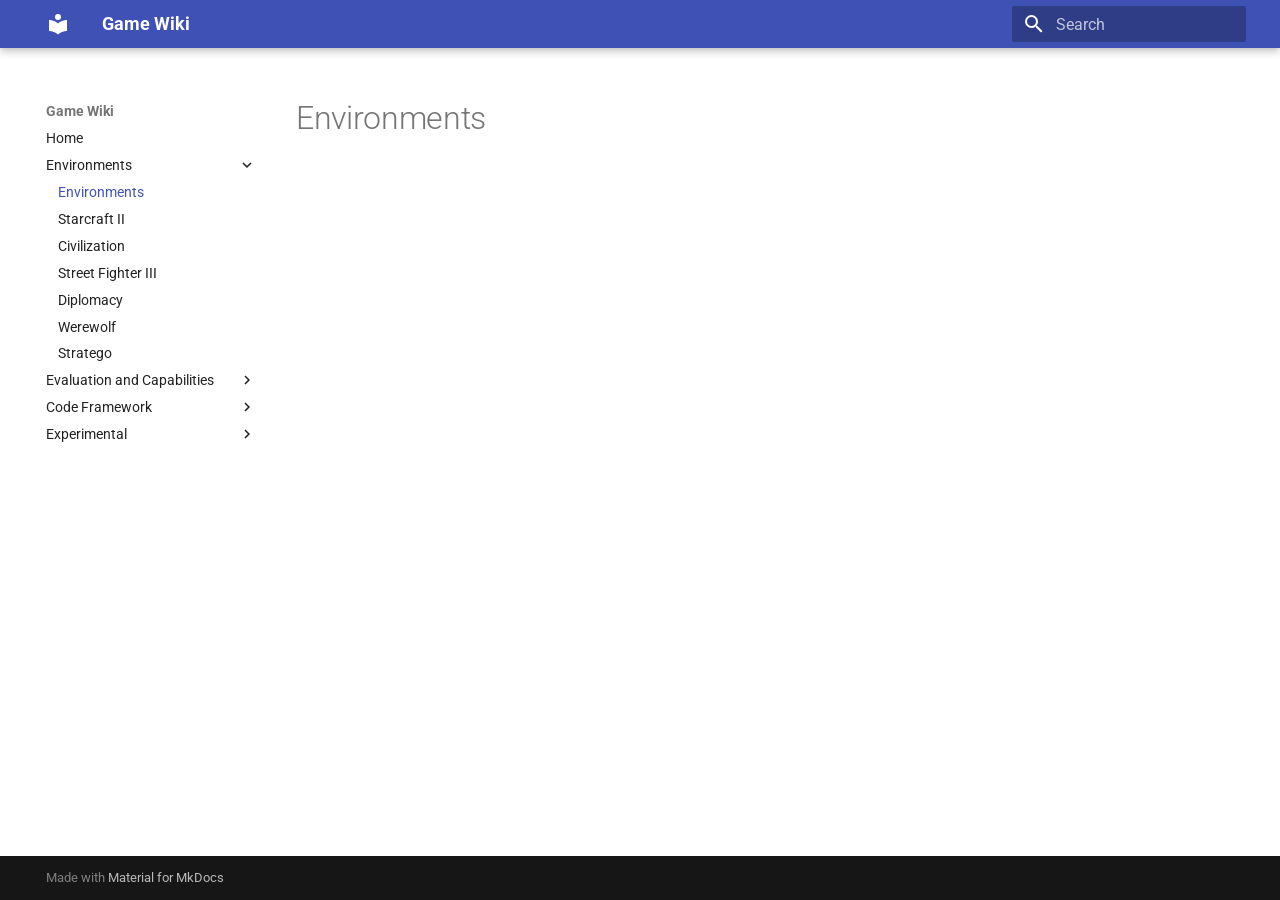
<file: environments/environments/index.html>
<!doctype html>
<html lang="en" class="no-js">
  <head>
    
      <meta charset="utf-8">
      <meta name="viewport" content="width=device-width,initial-scale=1">
      
      
      
      
        <link rel="prev" href="../..">
      
      
        <link rel="next" href="../starcraft2/starcraft2/">
      
      
      <link rel="icon" href="../../assets/images/favicon.png">
      <meta name="generator" content="mkdocs-1.6.1, mkdocs-material-9.5.49">
    
    
      
        <title>Environments - Game Wiki</title>
      
    
    
      <link rel="stylesheet" href="../../assets/stylesheets/main.6f8fc17f.min.css">
      
      


    
    
      
    
    
      
        
        
        <link rel="preconnect" href="https://fonts.gstatic.com" crossorigin>
        <link rel="stylesheet" href="https://fonts.googleapis.com/css?family=Roboto:300,300i,400,400i,700,700i%7CRoboto+Mono:400,400i,700,700i&display=fallback">
        <style>:root{--md-text-font:"Roboto";--md-code-font:"Roboto Mono"}</style>
      
    
    
    <script>__md_scope=new URL("../..",location),__md_hash=e=>[...e].reduce(((e,_)=>(e<<5)-e+_.charCodeAt(0)),0),__md_get=(e,_=localStorage,t=__md_scope)=>JSON.parse(_.getItem(t.pathname+"."+e)),__md_set=(e,_,t=localStorage,a=__md_scope)=>{try{t.setItem(a.pathname+"."+e,JSON.stringify(_))}catch(e){}}</script>
    
      

    
    
    
  </head>
  
  
    <body dir="ltr">
  
    
    <input class="md-toggle" data-md-toggle="drawer" type="checkbox" id="__drawer" autocomplete="off">
    <input class="md-toggle" data-md-toggle="search" type="checkbox" id="__search" autocomplete="off">
    <label class="md-overlay" for="__drawer"></label>
    <div data-md-component="skip">
      
    </div>
    <div data-md-component="announce">
      
    </div>
    
    
      

  

<header class="md-header md-header--shadow" data-md-component="header">
  <nav class="md-header__inner md-grid" aria-label="Header">
    <a href="../.." title="Game Wiki" class="md-header__button md-logo" aria-label="Game Wiki" data-md-component="logo">
      
  
  <svg xmlns="http://www.w3.org/2000/svg" viewBox="0 0 24 24"><path d="M12 8a3 3 0 0 0 3-3 3 3 0 0 0-3-3 3 3 0 0 0-3 3 3 3 0 0 0 3 3m0 3.54C9.64 9.35 6.5 8 3 8v11c3.5 0 6.64 1.35 9 3.54 2.36-2.19 5.5-3.54 9-3.54V8c-3.5 0-6.64 1.35-9 3.54"/></svg>

    </a>
    <label class="md-header__button md-icon" for="__drawer">
      
      <svg xmlns="http://www.w3.org/2000/svg" viewBox="0 0 24 24"><path d="M3 6h18v2H3zm0 5h18v2H3zm0 5h18v2H3z"/></svg>
    </label>
    <div class="md-header__title" data-md-component="header-title">
      <div class="md-header__ellipsis">
        <div class="md-header__topic">
          <span class="md-ellipsis">
            Game Wiki
          </span>
        </div>
        <div class="md-header__topic" data-md-component="header-topic">
          <span class="md-ellipsis">
            
              Environments
            
          </span>
        </div>
      </div>
    </div>
    
    
      <script>var palette=__md_get("__palette");if(palette&&palette.color){if("(prefers-color-scheme)"===palette.color.media){var media=matchMedia("(prefers-color-scheme: light)"),input=document.querySelector(media.matches?"[data-md-color-media='(prefers-color-scheme: light)']":"[data-md-color-media='(prefers-color-scheme: dark)']");palette.color.media=input.getAttribute("data-md-color-media"),palette.color.scheme=input.getAttribute("data-md-color-scheme"),palette.color.primary=input.getAttribute("data-md-color-primary"),palette.color.accent=input.getAttribute("data-md-color-accent")}for(var[key,value]of Object.entries(palette.color))document.body.setAttribute("data-md-color-"+key,value)}</script>
    
    
    
      <label class="md-header__button md-icon" for="__search">
        
        <svg xmlns="http://www.w3.org/2000/svg" viewBox="0 0 24 24"><path d="M9.5 3A6.5 6.5 0 0 1 16 9.5c0 1.61-.59 3.09-1.56 4.23l.27.27h.79l5 5-1.5 1.5-5-5v-.79l-.27-.27A6.52 6.52 0 0 1 9.5 16 6.5 6.5 0 0 1 3 9.5 6.5 6.5 0 0 1 9.5 3m0 2C7 5 5 7 5 9.5S7 14 9.5 14 14 12 14 9.5 12 5 9.5 5"/></svg>
      </label>
      <div class="md-search" data-md-component="search" role="dialog">
  <label class="md-search__overlay" for="__search"></label>
  <div class="md-search__inner" role="search">
    <form class="md-search__form" name="search">
      <input type="text" class="md-search__input" name="query" aria-label="Search" placeholder="Search" autocapitalize="off" autocorrect="off" autocomplete="off" spellcheck="false" data-md-component="search-query" required>
      <label class="md-search__icon md-icon" for="__search">
        
        <svg xmlns="http://www.w3.org/2000/svg" viewBox="0 0 24 24"><path d="M9.5 3A6.5 6.5 0 0 1 16 9.5c0 1.61-.59 3.09-1.56 4.23l.27.27h.79l5 5-1.5 1.5-5-5v-.79l-.27-.27A6.52 6.52 0 0 1 9.5 16 6.5 6.5 0 0 1 3 9.5 6.5 6.5 0 0 1 9.5 3m0 2C7 5 5 7 5 9.5S7 14 9.5 14 14 12 14 9.5 12 5 9.5 5"/></svg>
        
        <svg xmlns="http://www.w3.org/2000/svg" viewBox="0 0 24 24"><path d="M20 11v2H8l5.5 5.5-1.42 1.42L4.16 12l7.92-7.92L13.5 5.5 8 11z"/></svg>
      </label>
      <nav class="md-search__options" aria-label="Search">
        
        <button type="reset" class="md-search__icon md-icon" title="Clear" aria-label="Clear" tabindex="-1">
          
          <svg xmlns="http://www.w3.org/2000/svg" viewBox="0 0 24 24"><path d="M19 6.41 17.59 5 12 10.59 6.41 5 5 6.41 10.59 12 5 17.59 6.41 19 12 13.41 17.59 19 19 17.59 13.41 12z"/></svg>
        </button>
      </nav>
      
    </form>
    <div class="md-search__output">
      <div class="md-search__scrollwrap" tabindex="0" data-md-scrollfix>
        <div class="md-search-result" data-md-component="search-result">
          <div class="md-search-result__meta">
            Initializing search
          </div>
          <ol class="md-search-result__list" role="presentation"></ol>
        </div>
      </div>
    </div>
  </div>
</div>
    
    
  </nav>
  
</header>
    
    <div class="md-container" data-md-component="container">
      
      
        
          
        
      
      <main class="md-main" data-md-component="main">
        <div class="md-main__inner md-grid">
          
            
              
              <div class="md-sidebar md-sidebar--primary" data-md-component="sidebar" data-md-type="navigation" >
                <div class="md-sidebar__scrollwrap">
                  <div class="md-sidebar__inner">
                    



<nav class="md-nav md-nav--primary" aria-label="Navigation" data-md-level="0">
  <label class="md-nav__title" for="__drawer">
    <a href="../.." title="Game Wiki" class="md-nav__button md-logo" aria-label="Game Wiki" data-md-component="logo">
      
  
  <svg xmlns="http://www.w3.org/2000/svg" viewBox="0 0 24 24"><path d="M12 8a3 3 0 0 0 3-3 3 3 0 0 0-3-3 3 3 0 0 0-3 3 3 3 0 0 0 3 3m0 3.54C9.64 9.35 6.5 8 3 8v11c3.5 0 6.64 1.35 9 3.54 2.36-2.19 5.5-3.54 9-3.54V8c-3.5 0-6.64 1.35-9 3.54"/></svg>

    </a>
    Game Wiki
  </label>
  
  <ul class="md-nav__list" data-md-scrollfix>
    
      
      
  
  
  
  
    <li class="md-nav__item">
      <a href="../.." class="md-nav__link">
        
  
  <span class="md-ellipsis">
    Home
  </span>
  

      </a>
    </li>
  

    
      
      
  
  
    
  
  
  
    
    
    
    
    <li class="md-nav__item md-nav__item--active md-nav__item--nested">
      
        
        
        <input class="md-nav__toggle md-toggle " type="checkbox" id="__nav_2" checked>
        
          
          <label class="md-nav__link" for="__nav_2" id="__nav_2_label" tabindex="0">
            
  
  <span class="md-ellipsis">
    Environments
  </span>
  

            <span class="md-nav__icon md-icon"></span>
          </label>
        
        <nav class="md-nav" data-md-level="1" aria-labelledby="__nav_2_label" aria-expanded="true">
          <label class="md-nav__title" for="__nav_2">
            <span class="md-nav__icon md-icon"></span>
            Environments
          </label>
          <ul class="md-nav__list" data-md-scrollfix>
            
              
                
  
  
    
  
  
  
    <li class="md-nav__item md-nav__item--active">
      
      <input class="md-nav__toggle md-toggle" type="checkbox" id="__toc">
      
      
      
      <a href="./" class="md-nav__link md-nav__link--active">
        
  
  <span class="md-ellipsis">
    Environments
  </span>
  

      </a>
      
    </li>
  

              
            
              
                
  
  
  
  
    <li class="md-nav__item">
      <a href="../starcraft2/starcraft2/" class="md-nav__link">
        
  
  <span class="md-ellipsis">
    Starcraft II
  </span>
  

      </a>
    </li>
  

              
            
              
                
  
  
  
  
    <li class="md-nav__item">
      <a href="../civ/civ/" class="md-nav__link">
        
  
  <span class="md-ellipsis">
    Civilization
  </span>
  

      </a>
    </li>
  

              
            
              
                
  
  
  
  
    <li class="md-nav__item">
      <a href="../street_fighter/street_fighter/" class="md-nav__link">
        
  
  <span class="md-ellipsis">
    Street Fighter III
  </span>
  

      </a>
    </li>
  

              
            
              
                
  
  
  
  
    <li class="md-nav__item">
      <a href="../diplomacy/diplomacy/" class="md-nav__link">
        
  
  <span class="md-ellipsis">
    Diplomacy
  </span>
  

      </a>
    </li>
  

              
            
              
                
  
  
  
  
    <li class="md-nav__item">
      <a href="../werewolf/werewolf/" class="md-nav__link">
        
  
  <span class="md-ellipsis">
    Werewolf
  </span>
  

      </a>
    </li>
  

              
            
              
                
  
  
  
  
    <li class="md-nav__item">
      <a href="../startego/startego.md" class="md-nav__link">
        
  
  <span class="md-ellipsis">
    Stratego
  </span>
  

      </a>
    </li>
  

              
            
          </ul>
        </nav>
      
    </li>
  

    
      
      
  
  
  
  
    
    
    
    
    <li class="md-nav__item md-nav__item--nested">
      
        
        
        <input class="md-nav__toggle md-toggle " type="checkbox" id="__nav_3" >
        
          
          <label class="md-nav__link" for="__nav_3" id="__nav_3_label" tabindex="0">
            
  
  <span class="md-ellipsis">
    Evaluation and Capabilities
  </span>
  

            <span class="md-nav__icon md-icon"></span>
          </label>
        
        <nav class="md-nav" data-md-level="1" aria-labelledby="__nav_3_label" aria-expanded="false">
          <label class="md-nav__title" for="__nav_3">
            <span class="md-nav__icon md-icon"></span>
            Evaluation and Capabilities
          </label>
          <ul class="md-nav__list" data-md-scrollfix>
            
              
                
  
  
  
  
    <li class="md-nav__item">
      <a href="../../evaluation_and_capabilities/evaluation_and_capabilities/" class="md-nav__link">
        
  
  <span class="md-ellipsis">
    Evaluation and capabilities
  </span>
  

      </a>
    </li>
  

              
            
              
                
  
  
  
  
    <li class="md-nav__item">
      <a href="../../evaluation_and_capabilities/performance.md" class="md-nav__link">
        
  
  <span class="md-ellipsis">
    Performance Metrics
  </span>
  

      </a>
    </li>
  

              
            
              
                
  
  
  
  
    <li class="md-nav__item">
      <a href="../../evaluation_and_capabilities/multi_agent_interaction.md" class="md-nav__link">
        
  
  <span class="md-ellipsis">
    Multi-agent Interaction
  </span>
  

      </a>
    </li>
  

              
            
              
                
  
  
  
  
    <li class="md-nav__item">
      <a href="../../evaluation_and_capabilities/complex_task_handling.md" class="md-nav__link">
        
  
  <span class="md-ellipsis">
    Complex Task Handling
  </span>
  

      </a>
    </li>
  

              
            
              
                
  
  
  
  
    <li class="md-nav__item">
      <a href="../../evaluation_and_capabilities/benchmarks.md" class="md-nav__link">
        
  
  <span class="md-ellipsis">
    Benchmarks
  </span>
  

      </a>
    </li>
  

              
            
              
                
  
  
  
  
    <li class="md-nav__item">
      <a href="../../evaluation_and_capabilities/capabilities.md" class="md-nav__link">
        
  
  <span class="md-ellipsis">
    Capabilities
  </span>
  

      </a>
    </li>
  

              
            
          </ul>
        </nav>
      
    </li>
  

    
      
      
  
  
  
  
    
    
    
    
    <li class="md-nav__item md-nav__item--nested">
      
        
        
        <input class="md-nav__toggle md-toggle " type="checkbox" id="__nav_4" >
        
          
          <label class="md-nav__link" for="__nav_4" id="__nav_4_label" tabindex="0">
            
  
  <span class="md-ellipsis">
    Code Framework
  </span>
  

            <span class="md-nav__icon md-icon"></span>
          </label>
        
        <nav class="md-nav" data-md-level="1" aria-labelledby="__nav_4_label" aria-expanded="false">
          <label class="md-nav__title" for="__nav_4">
            <span class="md-nav__icon md-icon"></span>
            Code Framework
          </label>
          <ul class="md-nav__list" data-md-scrollfix>
            
              
                
  
  
  
  
    <li class="md-nav__item">
      <a href="../../code_framework/code_framework/" class="md-nav__link">
        
  
  <span class="md-ellipsis">
    Code framework
  </span>
  

      </a>
    </li>
  

              
            
              
                
  
  
  
  
    <li class="md-nav__item">
      <a href="../../code_framework/gym_interface.md" class="md-nav__link">
        
  
  <span class="md-ellipsis">
    Gym Interface
  </span>
  

      </a>
    </li>
  

              
            
          </ul>
        </nav>
      
    </li>
  

    
      
      
  
  
  
  
    
    
    
    
    <li class="md-nav__item md-nav__item--nested">
      
        
        
        <input class="md-nav__toggle md-toggle " type="checkbox" id="__nav_5" >
        
          
          <label class="md-nav__link" for="__nav_5" id="__nav_5_label" tabindex="0">
            
  
  <span class="md-ellipsis">
    Experimental
  </span>
  

            <span class="md-nav__icon md-icon"></span>
          </label>
        
        <nav class="md-nav" data-md-level="1" aria-labelledby="__nav_5_label" aria-expanded="false">
          <label class="md-nav__title" for="__nav_5">
            <span class="md-nav__icon md-icon"></span>
            Experimental
          </label>
          <ul class="md-nav__list" data-md-scrollfix>
            
              
                
  
  
  
  
    <li class="md-nav__item">
      <a href="../../experimental/experimental_setup.md" class="md-nav__link">
        
  
  <span class="md-ellipsis">
    None
  </span>
  

      </a>
    </li>
  

              
            
              
                
  
  
  
  
    <li class="md-nav__item">
      <a href="../../experimental/experimental_setup/experimental_setup/" class="md-nav__link">
        
  
  <span class="md-ellipsis">
    Experimental Setup
  </span>
  

      </a>
    </li>
  

              
            
              
                
  
  
  
  
    <li class="md-nav__item">
      <a href="../../experimental/experimental_result/experimental_result/" class="md-nav__link">
        
  
  <span class="md-ellipsis">
    Experimental Result
  </span>
  

      </a>
    </li>
  

              
            
          </ul>
        </nav>
      
    </li>
  

    
  </ul>
</nav>
                  </div>
                </div>
              </div>
            
            
              
              <div class="md-sidebar md-sidebar--secondary" data-md-component="sidebar" data-md-type="toc" >
                <div class="md-sidebar__scrollwrap">
                  <div class="md-sidebar__inner">
                    

<nav class="md-nav md-nav--secondary" aria-label="Table of contents">
  
  
  
  
</nav>
                  </div>
                </div>
              </div>
            
          
          
            <div class="md-content" data-md-component="content">
              <article class="md-content__inner md-typeset">
                
                  


  <h1>Environments</h1>














                
              </article>
            </div>
          
          
<script>var target=document.getElementById(location.hash.slice(1));target&&target.name&&(target.checked=target.name.startsWith("__tabbed_"))</script>
        </div>
        
      </main>
      
        <footer class="md-footer">
  
  <div class="md-footer-meta md-typeset">
    <div class="md-footer-meta__inner md-grid">
      <div class="md-copyright">
  
  
    Made with
    <a href="https://squidfunk.github.io/mkdocs-material/" target="_blank" rel="noopener">
      Material for MkDocs
    </a>
  
</div>
      
    </div>
  </div>
</footer>
      
    </div>
    <div class="md-dialog" data-md-component="dialog">
      <div class="md-dialog__inner md-typeset"></div>
    </div>
    
    
    <script id="__config" type="application/json">{"base": "../..", "features": [], "search": "../../assets/javascripts/workers/search.6ce7567c.min.js", "translations": {"clipboard.copied": "Copied to clipboard", "clipboard.copy": "Copy to clipboard", "search.result.more.one": "1 more on this page", "search.result.more.other": "# more on this page", "search.result.none": "No matching documents", "search.result.one": "1 matching document", "search.result.other": "# matching documents", "search.result.placeholder": "Type to start searching", "search.result.term.missing": "Missing", "select.version": "Select version"}}</script>
    
    
      <script src="../../assets/javascripts/bundle.88dd0f4e.min.js"></script>
      
    
  </body>
</html>
</file>
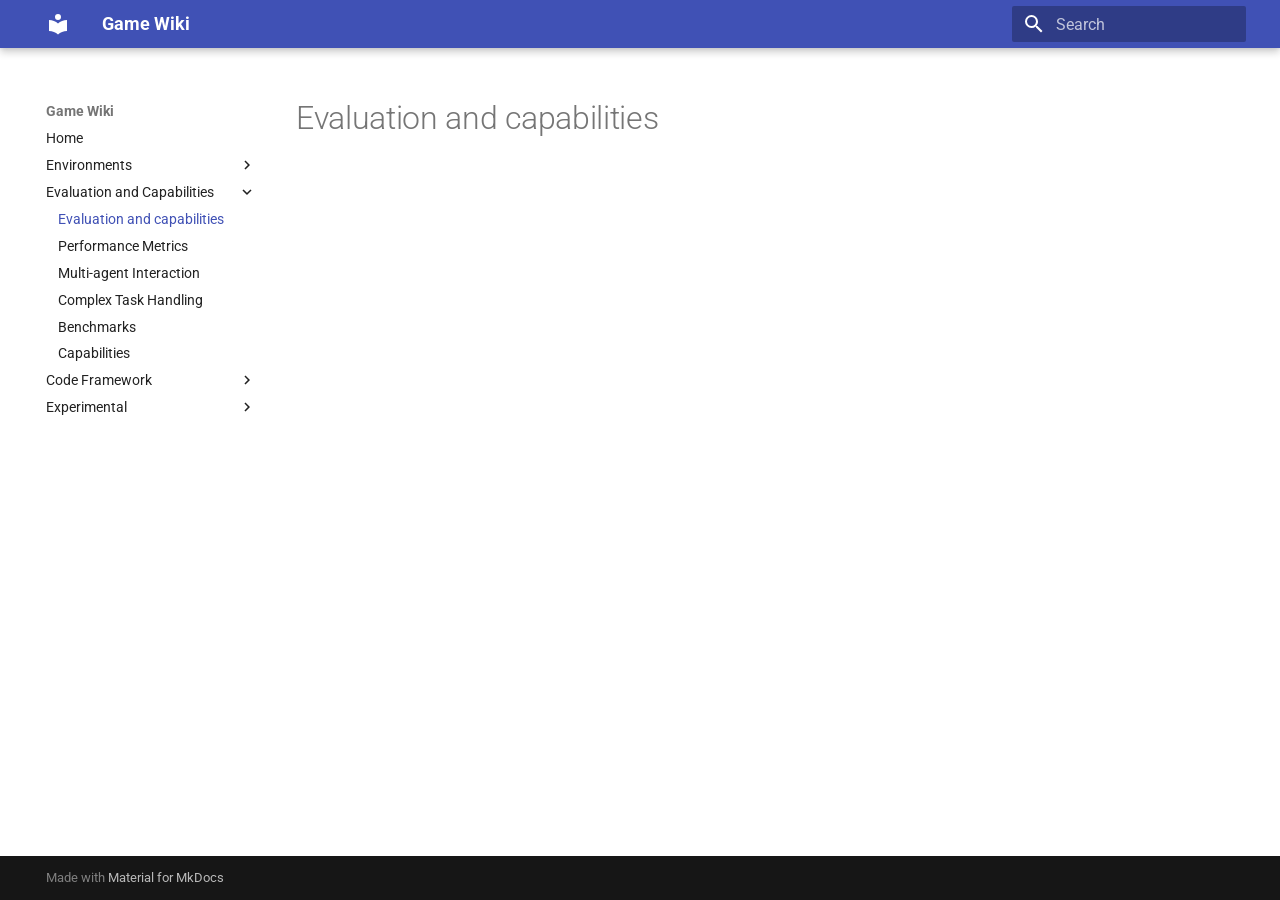
<file: evaluation_and_capabilities/evaluation_and_capabilities/index.html>
<!doctype html>
<html lang="en" class="no-js">
  <head>
    
      <meta charset="utf-8">
      <meta name="viewport" content="width=device-width,initial-scale=1">
      
      
      
      
        <link rel="prev" href="../../environments/werewolf/werewolf/">
      
      
        <link rel="next" href="../../code_framework/code_framework/">
      
      
      <link rel="icon" href="../../assets/images/favicon.png">
      <meta name="generator" content="mkdocs-1.6.1, mkdocs-material-9.5.49">
    
    
      
        <title>Evaluation and capabilities - Game Wiki</title>
      
    
    
      <link rel="stylesheet" href="../../assets/stylesheets/main.6f8fc17f.min.css">
      
      


    
    
      
    
    
      
        
        
        <link rel="preconnect" href="https://fonts.gstatic.com" crossorigin>
        <link rel="stylesheet" href="https://fonts.googleapis.com/css?family=Roboto:300,300i,400,400i,700,700i%7CRoboto+Mono:400,400i,700,700i&display=fallback">
        <style>:root{--md-text-font:"Roboto";--md-code-font:"Roboto Mono"}</style>
      
    
    
    <script>__md_scope=new URL("../..",location),__md_hash=e=>[...e].reduce(((e,_)=>(e<<5)-e+_.charCodeAt(0)),0),__md_get=(e,_=localStorage,t=__md_scope)=>JSON.parse(_.getItem(t.pathname+"."+e)),__md_set=(e,_,t=localStorage,a=__md_scope)=>{try{t.setItem(a.pathname+"."+e,JSON.stringify(_))}catch(e){}}</script>
    
      

    
    
    
  </head>
  
  
    <body dir="ltr">
  
    
    <input class="md-toggle" data-md-toggle="drawer" type="checkbox" id="__drawer" autocomplete="off">
    <input class="md-toggle" data-md-toggle="search" type="checkbox" id="__search" autocomplete="off">
    <label class="md-overlay" for="__drawer"></label>
    <div data-md-component="skip">
      
    </div>
    <div data-md-component="announce">
      
    </div>
    
    
      

  

<header class="md-header md-header--shadow" data-md-component="header">
  <nav class="md-header__inner md-grid" aria-label="Header">
    <a href="../.." title="Game Wiki" class="md-header__button md-logo" aria-label="Game Wiki" data-md-component="logo">
      
  
  <svg xmlns="http://www.w3.org/2000/svg" viewBox="0 0 24 24"><path d="M12 8a3 3 0 0 0 3-3 3 3 0 0 0-3-3 3 3 0 0 0-3 3 3 3 0 0 0 3 3m0 3.54C9.64 9.35 6.5 8 3 8v11c3.5 0 6.64 1.35 9 3.54 2.36-2.19 5.5-3.54 9-3.54V8c-3.5 0-6.64 1.35-9 3.54"/></svg>

    </a>
    <label class="md-header__button md-icon" for="__drawer">
      
      <svg xmlns="http://www.w3.org/2000/svg" viewBox="0 0 24 24"><path d="M3 6h18v2H3zm0 5h18v2H3zm0 5h18v2H3z"/></svg>
    </label>
    <div class="md-header__title" data-md-component="header-title">
      <div class="md-header__ellipsis">
        <div class="md-header__topic">
          <span class="md-ellipsis">
            Game Wiki
          </span>
        </div>
        <div class="md-header__topic" data-md-component="header-topic">
          <span class="md-ellipsis">
            
              Evaluation and capabilities
            
          </span>
        </div>
      </div>
    </div>
    
    
      <script>var palette=__md_get("__palette");if(palette&&palette.color){if("(prefers-color-scheme)"===palette.color.media){var media=matchMedia("(prefers-color-scheme: light)"),input=document.querySelector(media.matches?"[data-md-color-media='(prefers-color-scheme: light)']":"[data-md-color-media='(prefers-color-scheme: dark)']");palette.color.media=input.getAttribute("data-md-color-media"),palette.color.scheme=input.getAttribute("data-md-color-scheme"),palette.color.primary=input.getAttribute("data-md-color-primary"),palette.color.accent=input.getAttribute("data-md-color-accent")}for(var[key,value]of Object.entries(palette.color))document.body.setAttribute("data-md-color-"+key,value)}</script>
    
    
    
      <label class="md-header__button md-icon" for="__search">
        
        <svg xmlns="http://www.w3.org/2000/svg" viewBox="0 0 24 24"><path d="M9.5 3A6.5 6.5 0 0 1 16 9.5c0 1.61-.59 3.09-1.56 4.23l.27.27h.79l5 5-1.5 1.5-5-5v-.79l-.27-.27A6.52 6.52 0 0 1 9.5 16 6.5 6.5 0 0 1 3 9.5 6.5 6.5 0 0 1 9.5 3m0 2C7 5 5 7 5 9.5S7 14 9.5 14 14 12 14 9.5 12 5 9.5 5"/></svg>
      </label>
      <div class="md-search" data-md-component="search" role="dialog">
  <label class="md-search__overlay" for="__search"></label>
  <div class="md-search__inner" role="search">
    <form class="md-search__form" name="search">
      <input type="text" class="md-search__input" name="query" aria-label="Search" placeholder="Search" autocapitalize="off" autocorrect="off" autocomplete="off" spellcheck="false" data-md-component="search-query" required>
      <label class="md-search__icon md-icon" for="__search">
        
        <svg xmlns="http://www.w3.org/2000/svg" viewBox="0 0 24 24"><path d="M9.5 3A6.5 6.5 0 0 1 16 9.5c0 1.61-.59 3.09-1.56 4.23l.27.27h.79l5 5-1.5 1.5-5-5v-.79l-.27-.27A6.52 6.52 0 0 1 9.5 16 6.5 6.5 0 0 1 3 9.5 6.5 6.5 0 0 1 9.5 3m0 2C7 5 5 7 5 9.5S7 14 9.5 14 14 12 14 9.5 12 5 9.5 5"/></svg>
        
        <svg xmlns="http://www.w3.org/2000/svg" viewBox="0 0 24 24"><path d="M20 11v2H8l5.5 5.5-1.42 1.42L4.16 12l7.92-7.92L13.5 5.5 8 11z"/></svg>
      </label>
      <nav class="md-search__options" aria-label="Search">
        
        <button type="reset" class="md-search__icon md-icon" title="Clear" aria-label="Clear" tabindex="-1">
          
          <svg xmlns="http://www.w3.org/2000/svg" viewBox="0 0 24 24"><path d="M19 6.41 17.59 5 12 10.59 6.41 5 5 6.41 10.59 12 5 17.59 6.41 19 12 13.41 17.59 19 19 17.59 13.41 12z"/></svg>
        </button>
      </nav>
      
    </form>
    <div class="md-search__output">
      <div class="md-search__scrollwrap" tabindex="0" data-md-scrollfix>
        <div class="md-search-result" data-md-component="search-result">
          <div class="md-search-result__meta">
            Initializing search
          </div>
          <ol class="md-search-result__list" role="presentation"></ol>
        </div>
      </div>
    </div>
  </div>
</div>
    
    
  </nav>
  
</header>
    
    <div class="md-container" data-md-component="container">
      
      
        
          
        
      
      <main class="md-main" data-md-component="main">
        <div class="md-main__inner md-grid">
          
            
              
              <div class="md-sidebar md-sidebar--primary" data-md-component="sidebar" data-md-type="navigation" >
                <div class="md-sidebar__scrollwrap">
                  <div class="md-sidebar__inner">
                    



<nav class="md-nav md-nav--primary" aria-label="Navigation" data-md-level="0">
  <label class="md-nav__title" for="__drawer">
    <a href="../.." title="Game Wiki" class="md-nav__button md-logo" aria-label="Game Wiki" data-md-component="logo">
      
  
  <svg xmlns="http://www.w3.org/2000/svg" viewBox="0 0 24 24"><path d="M12 8a3 3 0 0 0 3-3 3 3 0 0 0-3-3 3 3 0 0 0-3 3 3 3 0 0 0 3 3m0 3.54C9.64 9.35 6.5 8 3 8v11c3.5 0 6.64 1.35 9 3.54 2.36-2.19 5.5-3.54 9-3.54V8c-3.5 0-6.64 1.35-9 3.54"/></svg>

    </a>
    Game Wiki
  </label>
  
  <ul class="md-nav__list" data-md-scrollfix>
    
      
      
  
  
  
  
    <li class="md-nav__item">
      <a href="../.." class="md-nav__link">
        
  
  <span class="md-ellipsis">
    Home
  </span>
  

      </a>
    </li>
  

    
      
      
  
  
  
  
    
    
    
    
    <li class="md-nav__item md-nav__item--nested">
      
        
        
        <input class="md-nav__toggle md-toggle " type="checkbox" id="__nav_2" >
        
          
          <label class="md-nav__link" for="__nav_2" id="__nav_2_label" tabindex="0">
            
  
  <span class="md-ellipsis">
    Environments
  </span>
  

            <span class="md-nav__icon md-icon"></span>
          </label>
        
        <nav class="md-nav" data-md-level="1" aria-labelledby="__nav_2_label" aria-expanded="false">
          <label class="md-nav__title" for="__nav_2">
            <span class="md-nav__icon md-icon"></span>
            Environments
          </label>
          <ul class="md-nav__list" data-md-scrollfix>
            
              
                
  
  
  
  
    <li class="md-nav__item">
      <a href="../../environments/environments/" class="md-nav__link">
        
  
  <span class="md-ellipsis">
    Environments
  </span>
  

      </a>
    </li>
  

              
            
              
                
  
  
  
  
    <li class="md-nav__item">
      <a href="../../environments/starcraft2/starcraft2/" class="md-nav__link">
        
  
  <span class="md-ellipsis">
    Starcraft II
  </span>
  

      </a>
    </li>
  

              
            
              
                
  
  
  
  
    <li class="md-nav__item">
      <a href="../../environments/civ/civ/" class="md-nav__link">
        
  
  <span class="md-ellipsis">
    Civilization
  </span>
  

      </a>
    </li>
  

              
            
              
                
  
  
  
  
    <li class="md-nav__item">
      <a href="../../environments/street_fighter/street_fighter/" class="md-nav__link">
        
  
  <span class="md-ellipsis">
    Street Fighter III
  </span>
  

      </a>
    </li>
  

              
            
              
                
  
  
  
  
    <li class="md-nav__item">
      <a href="../../environments/diplomacy/diplomacy/" class="md-nav__link">
        
  
  <span class="md-ellipsis">
    Diplomacy
  </span>
  

      </a>
    </li>
  

              
            
              
                
  
  
  
  
    <li class="md-nav__item">
      <a href="../../environments/werewolf/werewolf/" class="md-nav__link">
        
  
  <span class="md-ellipsis">
    Werewolf
  </span>
  

      </a>
    </li>
  

              
            
              
                
  
  
  
  
    <li class="md-nav__item">
      <a href="../../environments/startego/startego.md" class="md-nav__link">
        
  
  <span class="md-ellipsis">
    Stratego
  </span>
  

      </a>
    </li>
  

              
            
          </ul>
        </nav>
      
    </li>
  

    
      
      
  
  
    
  
  
  
    
    
    
    
    <li class="md-nav__item md-nav__item--active md-nav__item--nested">
      
        
        
        <input class="md-nav__toggle md-toggle " type="checkbox" id="__nav_3" checked>
        
          
          <label class="md-nav__link" for="__nav_3" id="__nav_3_label" tabindex="0">
            
  
  <span class="md-ellipsis">
    Evaluation and Capabilities
  </span>
  

            <span class="md-nav__icon md-icon"></span>
          </label>
        
        <nav class="md-nav" data-md-level="1" aria-labelledby="__nav_3_label" aria-expanded="true">
          <label class="md-nav__title" for="__nav_3">
            <span class="md-nav__icon md-icon"></span>
            Evaluation and Capabilities
          </label>
          <ul class="md-nav__list" data-md-scrollfix>
            
              
                
  
  
    
  
  
  
    <li class="md-nav__item md-nav__item--active">
      
      <input class="md-nav__toggle md-toggle" type="checkbox" id="__toc">
      
      
      
      <a href="./" class="md-nav__link md-nav__link--active">
        
  
  <span class="md-ellipsis">
    Evaluation and capabilities
  </span>
  

      </a>
      
    </li>
  

              
            
              
                
  
  
  
  
    <li class="md-nav__item">
      <a href="../performance.md" class="md-nav__link">
        
  
  <span class="md-ellipsis">
    Performance Metrics
  </span>
  

      </a>
    </li>
  

              
            
              
                
  
  
  
  
    <li class="md-nav__item">
      <a href="../multi_agent_interaction.md" class="md-nav__link">
        
  
  <span class="md-ellipsis">
    Multi-agent Interaction
  </span>
  

      </a>
    </li>
  

              
            
              
                
  
  
  
  
    <li class="md-nav__item">
      <a href="../complex_task_handling.md" class="md-nav__link">
        
  
  <span class="md-ellipsis">
    Complex Task Handling
  </span>
  

      </a>
    </li>
  

              
            
              
                
  
  
  
  
    <li class="md-nav__item">
      <a href="../benchmarks.md" class="md-nav__link">
        
  
  <span class="md-ellipsis">
    Benchmarks
  </span>
  

      </a>
    </li>
  

              
            
              
                
  
  
  
  
    <li class="md-nav__item">
      <a href="../capabilities.md" class="md-nav__link">
        
  
  <span class="md-ellipsis">
    Capabilities
  </span>
  

      </a>
    </li>
  

              
            
          </ul>
        </nav>
      
    </li>
  

    
      
      
  
  
  
  
    
    
    
    
    <li class="md-nav__item md-nav__item--nested">
      
        
        
        <input class="md-nav__toggle md-toggle " type="checkbox" id="__nav_4" >
        
          
          <label class="md-nav__link" for="__nav_4" id="__nav_4_label" tabindex="0">
            
  
  <span class="md-ellipsis">
    Code Framework
  </span>
  

            <span class="md-nav__icon md-icon"></span>
          </label>
        
        <nav class="md-nav" data-md-level="1" aria-labelledby="__nav_4_label" aria-expanded="false">
          <label class="md-nav__title" for="__nav_4">
            <span class="md-nav__icon md-icon"></span>
            Code Framework
          </label>
          <ul class="md-nav__list" data-md-scrollfix>
            
              
                
  
  
  
  
    <li class="md-nav__item">
      <a href="../../code_framework/code_framework/" class="md-nav__link">
        
  
  <span class="md-ellipsis">
    Code framework
  </span>
  

      </a>
    </li>
  

              
            
              
                
  
  
  
  
    <li class="md-nav__item">
      <a href="../../code_framework/gym_interface.md" class="md-nav__link">
        
  
  <span class="md-ellipsis">
    Gym Interface
  </span>
  

      </a>
    </li>
  

              
            
          </ul>
        </nav>
      
    </li>
  

    
      
      
  
  
  
  
    
    
    
    
    <li class="md-nav__item md-nav__item--nested">
      
        
        
        <input class="md-nav__toggle md-toggle " type="checkbox" id="__nav_5" >
        
          
          <label class="md-nav__link" for="__nav_5" id="__nav_5_label" tabindex="0">
            
  
  <span class="md-ellipsis">
    Experimental
  </span>
  

            <span class="md-nav__icon md-icon"></span>
          </label>
        
        <nav class="md-nav" data-md-level="1" aria-labelledby="__nav_5_label" aria-expanded="false">
          <label class="md-nav__title" for="__nav_5">
            <span class="md-nav__icon md-icon"></span>
            Experimental
          </label>
          <ul class="md-nav__list" data-md-scrollfix>
            
              
                
  
  
  
  
    <li class="md-nav__item">
      <a href="../../experimental/experimental_setup.md" class="md-nav__link">
        
  
  <span class="md-ellipsis">
    None
  </span>
  

      </a>
    </li>
  

              
            
              
                
  
  
  
  
    <li class="md-nav__item">
      <a href="../../experimental/experimental_setup/experimental_setup/" class="md-nav__link">
        
  
  <span class="md-ellipsis">
    Experimental Setup
  </span>
  

      </a>
    </li>
  

              
            
              
                
  
  
  
  
    <li class="md-nav__item">
      <a href="../../experimental/experimental_result/experimental_result/" class="md-nav__link">
        
  
  <span class="md-ellipsis">
    Experimental Result
  </span>
  

      </a>
    </li>
  

              
            
          </ul>
        </nav>
      
    </li>
  

    
  </ul>
</nav>
                  </div>
                </div>
              </div>
            
            
              
              <div class="md-sidebar md-sidebar--secondary" data-md-component="sidebar" data-md-type="toc" >
                <div class="md-sidebar__scrollwrap">
                  <div class="md-sidebar__inner">
                    

<nav class="md-nav md-nav--secondary" aria-label="Table of contents">
  
  
  
  
</nav>
                  </div>
                </div>
              </div>
            
          
          
            <div class="md-content" data-md-component="content">
              <article class="md-content__inner md-typeset">
                
                  


  <h1>Evaluation and capabilities</h1>














                
              </article>
            </div>
          
          
<script>var target=document.getElementById(location.hash.slice(1));target&&target.name&&(target.checked=target.name.startsWith("__tabbed_"))</script>
        </div>
        
      </main>
      
        <footer class="md-footer">
  
  <div class="md-footer-meta md-typeset">
    <div class="md-footer-meta__inner md-grid">
      <div class="md-copyright">
  
  
    Made with
    <a href="https://squidfunk.github.io/mkdocs-material/" target="_blank" rel="noopener">
      Material for MkDocs
    </a>
  
</div>
      
    </div>
  </div>
</footer>
      
    </div>
    <div class="md-dialog" data-md-component="dialog">
      <div class="md-dialog__inner md-typeset"></div>
    </div>
    
    
    <script id="__config" type="application/json">{"base": "../..", "features": [], "search": "../../assets/javascripts/workers/search.6ce7567c.min.js", "translations": {"clipboard.copied": "Copied to clipboard", "clipboard.copy": "Copy to clipboard", "search.result.more.one": "1 more on this page", "search.result.more.other": "# more on this page", "search.result.none": "No matching documents", "search.result.one": "1 matching document", "search.result.other": "# matching documents", "search.result.placeholder": "Type to start searching", "search.result.term.missing": "Missing", "select.version": "Select version"}}</script>
    
    
      <script src="../../assets/javascripts/bundle.88dd0f4e.min.js"></script>
      
    
  </body>
</html>
</file>
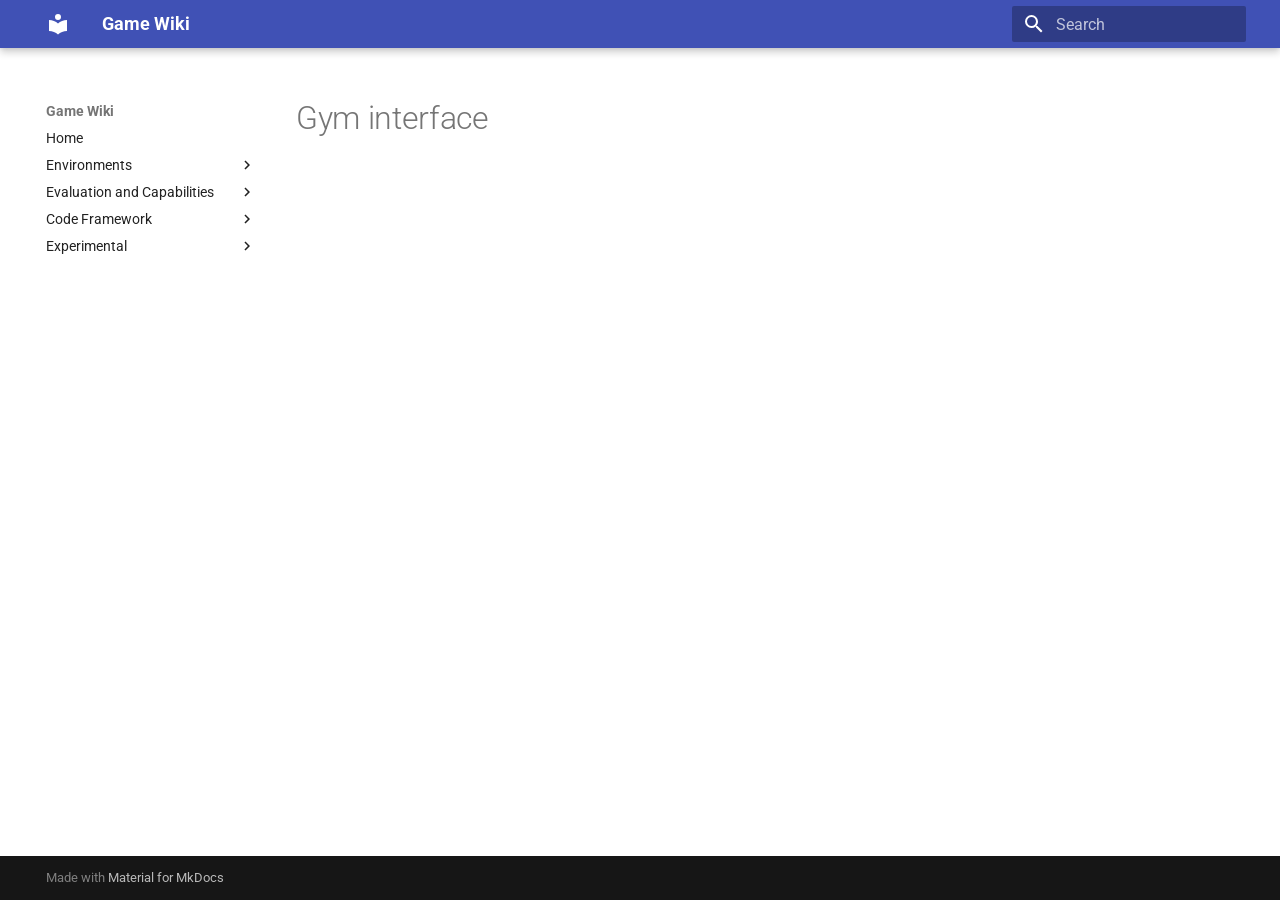
<file: code_framework/gym_interface/gym_interface/index.html>
<!doctype html>
<html lang="en" class="no-js">
  <head>
    
      <meta charset="utf-8">
      <meta name="viewport" content="width=device-width,initial-scale=1">
      
      
      
      
      
      
      <link rel="icon" href="../../../assets/images/favicon.png">
      <meta name="generator" content="mkdocs-1.6.1, mkdocs-material-9.5.49">
    
    
      
        <title>Gym interface - Game Wiki</title>
      
    
    
      <link rel="stylesheet" href="../../../assets/stylesheets/main.6f8fc17f.min.css">
      
      


    
    
      
    
    
      
        
        
        <link rel="preconnect" href="https://fonts.gstatic.com" crossorigin>
        <link rel="stylesheet" href="https://fonts.googleapis.com/css?family=Roboto:300,300i,400,400i,700,700i%7CRoboto+Mono:400,400i,700,700i&display=fallback">
        <style>:root{--md-text-font:"Roboto";--md-code-font:"Roboto Mono"}</style>
      
    
    
    <script>__md_scope=new URL("../../..",location),__md_hash=e=>[...e].reduce(((e,_)=>(e<<5)-e+_.charCodeAt(0)),0),__md_get=(e,_=localStorage,t=__md_scope)=>JSON.parse(_.getItem(t.pathname+"."+e)),__md_set=(e,_,t=localStorage,a=__md_scope)=>{try{t.setItem(a.pathname+"."+e,JSON.stringify(_))}catch(e){}}</script>
    
      

    
    
    
  </head>
  
  
    <body dir="ltr">
  
    
    <input class="md-toggle" data-md-toggle="drawer" type="checkbox" id="__drawer" autocomplete="off">
    <input class="md-toggle" data-md-toggle="search" type="checkbox" id="__search" autocomplete="off">
    <label class="md-overlay" for="__drawer"></label>
    <div data-md-component="skip">
      
    </div>
    <div data-md-component="announce">
      
    </div>
    
    
      

  

<header class="md-header md-header--shadow" data-md-component="header">
  <nav class="md-header__inner md-grid" aria-label="Header">
    <a href="../../.." title="Game Wiki" class="md-header__button md-logo" aria-label="Game Wiki" data-md-component="logo">
      
  
  <svg xmlns="http://www.w3.org/2000/svg" viewBox="0 0 24 24"><path d="M12 8a3 3 0 0 0 3-3 3 3 0 0 0-3-3 3 3 0 0 0-3 3 3 3 0 0 0 3 3m0 3.54C9.64 9.35 6.5 8 3 8v11c3.5 0 6.64 1.35 9 3.54 2.36-2.19 5.5-3.54 9-3.54V8c-3.5 0-6.64 1.35-9 3.54"/></svg>

    </a>
    <label class="md-header__button md-icon" for="__drawer">
      
      <svg xmlns="http://www.w3.org/2000/svg" viewBox="0 0 24 24"><path d="M3 6h18v2H3zm0 5h18v2H3zm0 5h18v2H3z"/></svg>
    </label>
    <div class="md-header__title" data-md-component="header-title">
      <div class="md-header__ellipsis">
        <div class="md-header__topic">
          <span class="md-ellipsis">
            Game Wiki
          </span>
        </div>
        <div class="md-header__topic" data-md-component="header-topic">
          <span class="md-ellipsis">
            
              Gym interface
            
          </span>
        </div>
      </div>
    </div>
    
    
      <script>var palette=__md_get("__palette");if(palette&&palette.color){if("(prefers-color-scheme)"===palette.color.media){var media=matchMedia("(prefers-color-scheme: light)"),input=document.querySelector(media.matches?"[data-md-color-media='(prefers-color-scheme: light)']":"[data-md-color-media='(prefers-color-scheme: dark)']");palette.color.media=input.getAttribute("data-md-color-media"),palette.color.scheme=input.getAttribute("data-md-color-scheme"),palette.color.primary=input.getAttribute("data-md-color-primary"),palette.color.accent=input.getAttribute("data-md-color-accent")}for(var[key,value]of Object.entries(palette.color))document.body.setAttribute("data-md-color-"+key,value)}</script>
    
    
    
      <label class="md-header__button md-icon" for="__search">
        
        <svg xmlns="http://www.w3.org/2000/svg" viewBox="0 0 24 24"><path d="M9.5 3A6.5 6.5 0 0 1 16 9.5c0 1.61-.59 3.09-1.56 4.23l.27.27h.79l5 5-1.5 1.5-5-5v-.79l-.27-.27A6.52 6.52 0 0 1 9.5 16 6.5 6.5 0 0 1 3 9.5 6.5 6.5 0 0 1 9.5 3m0 2C7 5 5 7 5 9.5S7 14 9.5 14 14 12 14 9.5 12 5 9.5 5"/></svg>
      </label>
      <div class="md-search" data-md-component="search" role="dialog">
  <label class="md-search__overlay" for="__search"></label>
  <div class="md-search__inner" role="search">
    <form class="md-search__form" name="search">
      <input type="text" class="md-search__input" name="query" aria-label="Search" placeholder="Search" autocapitalize="off" autocorrect="off" autocomplete="off" spellcheck="false" data-md-component="search-query" required>
      <label class="md-search__icon md-icon" for="__search">
        
        <svg xmlns="http://www.w3.org/2000/svg" viewBox="0 0 24 24"><path d="M9.5 3A6.5 6.5 0 0 1 16 9.5c0 1.61-.59 3.09-1.56 4.23l.27.27h.79l5 5-1.5 1.5-5-5v-.79l-.27-.27A6.52 6.52 0 0 1 9.5 16 6.5 6.5 0 0 1 3 9.5 6.5 6.5 0 0 1 9.5 3m0 2C7 5 5 7 5 9.5S7 14 9.5 14 14 12 14 9.5 12 5 9.5 5"/></svg>
        
        <svg xmlns="http://www.w3.org/2000/svg" viewBox="0 0 24 24"><path d="M20 11v2H8l5.5 5.5-1.42 1.42L4.16 12l7.92-7.92L13.5 5.5 8 11z"/></svg>
      </label>
      <nav class="md-search__options" aria-label="Search">
        
        <button type="reset" class="md-search__icon md-icon" title="Clear" aria-label="Clear" tabindex="-1">
          
          <svg xmlns="http://www.w3.org/2000/svg" viewBox="0 0 24 24"><path d="M19 6.41 17.59 5 12 10.59 6.41 5 5 6.41 10.59 12 5 17.59 6.41 19 12 13.41 17.59 19 19 17.59 13.41 12z"/></svg>
        </button>
      </nav>
      
    </form>
    <div class="md-search__output">
      <div class="md-search__scrollwrap" tabindex="0" data-md-scrollfix>
        <div class="md-search-result" data-md-component="search-result">
          <div class="md-search-result__meta">
            Initializing search
          </div>
          <ol class="md-search-result__list" role="presentation"></ol>
        </div>
      </div>
    </div>
  </div>
</div>
    
    
  </nav>
  
</header>
    
    <div class="md-container" data-md-component="container">
      
      
        
          
        
      
      <main class="md-main" data-md-component="main">
        <div class="md-main__inner md-grid">
          
            
              
              <div class="md-sidebar md-sidebar--primary" data-md-component="sidebar" data-md-type="navigation" >
                <div class="md-sidebar__scrollwrap">
                  <div class="md-sidebar__inner">
                    



<nav class="md-nav md-nav--primary" aria-label="Navigation" data-md-level="0">
  <label class="md-nav__title" for="__drawer">
    <a href="../../.." title="Game Wiki" class="md-nav__button md-logo" aria-label="Game Wiki" data-md-component="logo">
      
  
  <svg xmlns="http://www.w3.org/2000/svg" viewBox="0 0 24 24"><path d="M12 8a3 3 0 0 0 3-3 3 3 0 0 0-3-3 3 3 0 0 0-3 3 3 3 0 0 0 3 3m0 3.54C9.64 9.35 6.5 8 3 8v11c3.5 0 6.64 1.35 9 3.54 2.36-2.19 5.5-3.54 9-3.54V8c-3.5 0-6.64 1.35-9 3.54"/></svg>

    </a>
    Game Wiki
  </label>
  
  <ul class="md-nav__list" data-md-scrollfix>
    
      
      
  
  
  
  
    <li class="md-nav__item">
      <a href="../../.." class="md-nav__link">
        
  
  <span class="md-ellipsis">
    Home
  </span>
  

      </a>
    </li>
  

    
      
      
  
  
  
  
    
    
    
    
    <li class="md-nav__item md-nav__item--nested">
      
        
        
        <input class="md-nav__toggle md-toggle " type="checkbox" id="__nav_2" >
        
          
          <label class="md-nav__link" for="__nav_2" id="__nav_2_label" tabindex="0">
            
  
  <span class="md-ellipsis">
    Environments
  </span>
  

            <span class="md-nav__icon md-icon"></span>
          </label>
        
        <nav class="md-nav" data-md-level="1" aria-labelledby="__nav_2_label" aria-expanded="false">
          <label class="md-nav__title" for="__nav_2">
            <span class="md-nav__icon md-icon"></span>
            Environments
          </label>
          <ul class="md-nav__list" data-md-scrollfix>
            
              
                
  
  
  
  
    <li class="md-nav__item">
      <a href="../../../environments/environments/" class="md-nav__link">
        
  
  <span class="md-ellipsis">
    Environments
  </span>
  

      </a>
    </li>
  

              
            
              
                
  
  
  
  
    <li class="md-nav__item">
      <a href="../../../environments/starcraft2/starcraft2/" class="md-nav__link">
        
  
  <span class="md-ellipsis">
    Starcraft II
  </span>
  

      </a>
    </li>
  

              
            
              
                
  
  
  
  
    <li class="md-nav__item">
      <a href="../../../environments/civ/civ/" class="md-nav__link">
        
  
  <span class="md-ellipsis">
    Civilization
  </span>
  

      </a>
    </li>
  

              
            
              
                
  
  
  
  
    <li class="md-nav__item">
      <a href="../../../environments/street_fighter/street_fighter/" class="md-nav__link">
        
  
  <span class="md-ellipsis">
    Street Fighter III
  </span>
  

      </a>
    </li>
  

              
            
              
                
  
  
  
  
    <li class="md-nav__item">
      <a href="../../../environments/diplomacy/diplomacy/" class="md-nav__link">
        
  
  <span class="md-ellipsis">
    Diplomacy
  </span>
  

      </a>
    </li>
  

              
            
              
                
  
  
  
  
    <li class="md-nav__item">
      <a href="../../../environments/werewolf/werewolf/" class="md-nav__link">
        
  
  <span class="md-ellipsis">
    Werewolf
  </span>
  

      </a>
    </li>
  

              
            
              
                
  
  
  
  
    <li class="md-nav__item">
      <a href="../../../environments/startego/startego.md" class="md-nav__link">
        
  
  <span class="md-ellipsis">
    Stratego
  </span>
  

      </a>
    </li>
  

              
            
          </ul>
        </nav>
      
    </li>
  

    
      
      
  
  
  
  
    
    
    
    
    <li class="md-nav__item md-nav__item--nested">
      
        
        
        <input class="md-nav__toggle md-toggle " type="checkbox" id="__nav_3" >
        
          
          <label class="md-nav__link" for="__nav_3" id="__nav_3_label" tabindex="0">
            
  
  <span class="md-ellipsis">
    Evaluation and Capabilities
  </span>
  

            <span class="md-nav__icon md-icon"></span>
          </label>
        
        <nav class="md-nav" data-md-level="1" aria-labelledby="__nav_3_label" aria-expanded="false">
          <label class="md-nav__title" for="__nav_3">
            <span class="md-nav__icon md-icon"></span>
            Evaluation and Capabilities
          </label>
          <ul class="md-nav__list" data-md-scrollfix>
            
              
                
  
  
  
  
    <li class="md-nav__item">
      <a href="../../../evaluation_and_capabilities/evaluation_and_capabilities/" class="md-nav__link">
        
  
  <span class="md-ellipsis">
    Evaluation and capabilities
  </span>
  

      </a>
    </li>
  

              
            
              
                
  
  
  
  
    <li class="md-nav__item">
      <a href="../../../evaluation_and_capabilities/performance.md" class="md-nav__link">
        
  
  <span class="md-ellipsis">
    Performance Metrics
  </span>
  

      </a>
    </li>
  

              
            
              
                
  
  
  
  
    <li class="md-nav__item">
      <a href="../../../evaluation_and_capabilities/multi_agent_interaction.md" class="md-nav__link">
        
  
  <span class="md-ellipsis">
    Multi-agent Interaction
  </span>
  

      </a>
    </li>
  

              
            
              
                
  
  
  
  
    <li class="md-nav__item">
      <a href="../../../evaluation_and_capabilities/complex_task_handling.md" class="md-nav__link">
        
  
  <span class="md-ellipsis">
    Complex Task Handling
  </span>
  

      </a>
    </li>
  

              
            
              
                
  
  
  
  
    <li class="md-nav__item">
      <a href="../../../evaluation_and_capabilities/benchmarks.md" class="md-nav__link">
        
  
  <span class="md-ellipsis">
    Benchmarks
  </span>
  

      </a>
    </li>
  

              
            
              
                
  
  
  
  
    <li class="md-nav__item">
      <a href="../../../evaluation_and_capabilities/capabilities.md" class="md-nav__link">
        
  
  <span class="md-ellipsis">
    Capabilities
  </span>
  

      </a>
    </li>
  

              
            
          </ul>
        </nav>
      
    </li>
  

    
      
      
  
  
  
  
    
    
    
    
    <li class="md-nav__item md-nav__item--nested">
      
        
        
        <input class="md-nav__toggle md-toggle " type="checkbox" id="__nav_4" >
        
          
          <label class="md-nav__link" for="__nav_4" id="__nav_4_label" tabindex="0">
            
  
  <span class="md-ellipsis">
    Code Framework
  </span>
  

            <span class="md-nav__icon md-icon"></span>
          </label>
        
        <nav class="md-nav" data-md-level="1" aria-labelledby="__nav_4_label" aria-expanded="false">
          <label class="md-nav__title" for="__nav_4">
            <span class="md-nav__icon md-icon"></span>
            Code Framework
          </label>
          <ul class="md-nav__list" data-md-scrollfix>
            
              
                
  
  
  
  
    <li class="md-nav__item">
      <a href="../../code_framework/" class="md-nav__link">
        
  
  <span class="md-ellipsis">
    Code framework
  </span>
  

      </a>
    </li>
  

              
            
              
                
  
  
  
  
    <li class="md-nav__item">
      <a href="../../gym_interface.md" class="md-nav__link">
        
  
  <span class="md-ellipsis">
    Gym Interface
  </span>
  

      </a>
    </li>
  

              
            
          </ul>
        </nav>
      
    </li>
  

    
      
      
  
  
  
  
    
    
    
    
    <li class="md-nav__item md-nav__item--nested">
      
        
        
        <input class="md-nav__toggle md-toggle " type="checkbox" id="__nav_5" >
        
          
          <label class="md-nav__link" for="__nav_5" id="__nav_5_label" tabindex="0">
            
  
  <span class="md-ellipsis">
    Experimental
  </span>
  

            <span class="md-nav__icon md-icon"></span>
          </label>
        
        <nav class="md-nav" data-md-level="1" aria-labelledby="__nav_5_label" aria-expanded="false">
          <label class="md-nav__title" for="__nav_5">
            <span class="md-nav__icon md-icon"></span>
            Experimental
          </label>
          <ul class="md-nav__list" data-md-scrollfix>
            
              
                
  
  
  
  
    <li class="md-nav__item">
      <a href="../../../experimental/experimental_setup.md" class="md-nav__link">
        
  
  <span class="md-ellipsis">
    None
  </span>
  

      </a>
    </li>
  

              
            
              
                
  
  
  
  
    <li class="md-nav__item">
      <a href="../../../experimental/experimental_setup/experimental_setup/" class="md-nav__link">
        
  
  <span class="md-ellipsis">
    Experimental Setup
  </span>
  

      </a>
    </li>
  

              
            
              
                
  
  
  
  
    <li class="md-nav__item">
      <a href="../../../experimental/experimental_result/experimental_result/" class="md-nav__link">
        
  
  <span class="md-ellipsis">
    Experimental Result
  </span>
  

      </a>
    </li>
  

              
            
          </ul>
        </nav>
      
    </li>
  

    
  </ul>
</nav>
                  </div>
                </div>
              </div>
            
            
              
              <div class="md-sidebar md-sidebar--secondary" data-md-component="sidebar" data-md-type="toc" >
                <div class="md-sidebar__scrollwrap">
                  <div class="md-sidebar__inner">
                    

<nav class="md-nav md-nav--secondary" aria-label="Table of contents">
  
  
  
  
</nav>
                  </div>
                </div>
              </div>
            
          
          
            <div class="md-content" data-md-component="content">
              <article class="md-content__inner md-typeset">
                
                  


  <h1>Gym interface</h1>














                
              </article>
            </div>
          
          
<script>var target=document.getElementById(location.hash.slice(1));target&&target.name&&(target.checked=target.name.startsWith("__tabbed_"))</script>
        </div>
        
      </main>
      
        <footer class="md-footer">
  
  <div class="md-footer-meta md-typeset">
    <div class="md-footer-meta__inner md-grid">
      <div class="md-copyright">
  
  
    Made with
    <a href="https://squidfunk.github.io/mkdocs-material/" target="_blank" rel="noopener">
      Material for MkDocs
    </a>
  
</div>
      
    </div>
  </div>
</footer>
      
    </div>
    <div class="md-dialog" data-md-component="dialog">
      <div class="md-dialog__inner md-typeset"></div>
    </div>
    
    
    <script id="__config" type="application/json">{"base": "../../..", "features": [], "search": "../../../assets/javascripts/workers/search.6ce7567c.min.js", "translations": {"clipboard.copied": "Copied to clipboard", "clipboard.copy": "Copy to clipboard", "search.result.more.one": "1 more on this page", "search.result.more.other": "# more on this page", "search.result.none": "No matching documents", "search.result.one": "1 matching document", "search.result.other": "# matching documents", "search.result.placeholder": "Type to start searching", "search.result.term.missing": "Missing", "select.version": "Select version"}}</script>
    
    
      <script src="../../../assets/javascripts/bundle.88dd0f4e.min.js"></script>
      
    
  </body>
</html>
</file>
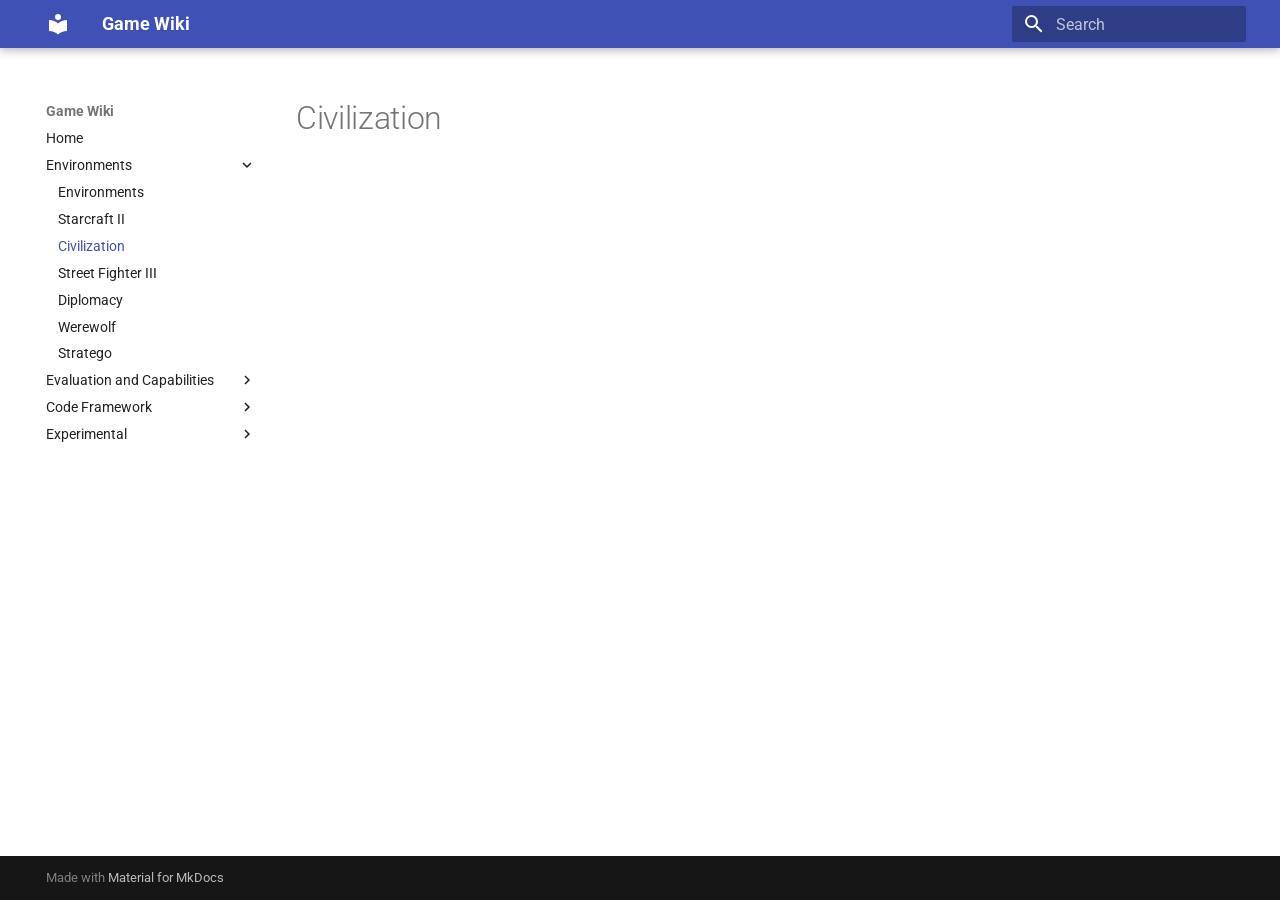
<file: environments/civ/civ/index.html>
<!doctype html>
<html lang="en" class="no-js">
  <head>
    
      <meta charset="utf-8">
      <meta name="viewport" content="width=device-width,initial-scale=1">
      
      
      
      
        <link rel="prev" href="../../starcraft2/starcraft2/">
      
      
        <link rel="next" href="../../street_fighter/street_fighter/">
      
      
      <link rel="icon" href="../../../assets/images/favicon.png">
      <meta name="generator" content="mkdocs-1.6.1, mkdocs-material-9.5.49">
    
    
      
        <title>Civilization - Game Wiki</title>
      
    
    
      <link rel="stylesheet" href="../../../assets/stylesheets/main.6f8fc17f.min.css">
      
      


    
    
      
    
    
      
        
        
        <link rel="preconnect" href="https://fonts.gstatic.com" crossorigin>
        <link rel="stylesheet" href="https://fonts.googleapis.com/css?family=Roboto:300,300i,400,400i,700,700i%7CRoboto+Mono:400,400i,700,700i&display=fallback">
        <style>:root{--md-text-font:"Roboto";--md-code-font:"Roboto Mono"}</style>
      
    
    
    <script>__md_scope=new URL("../../..",location),__md_hash=e=>[...e].reduce(((e,_)=>(e<<5)-e+_.charCodeAt(0)),0),__md_get=(e,_=localStorage,t=__md_scope)=>JSON.parse(_.getItem(t.pathname+"."+e)),__md_set=(e,_,t=localStorage,a=__md_scope)=>{try{t.setItem(a.pathname+"."+e,JSON.stringify(_))}catch(e){}}</script>
    
      

    
    
    
  </head>
  
  
    <body dir="ltr">
  
    
    <input class="md-toggle" data-md-toggle="drawer" type="checkbox" id="__drawer" autocomplete="off">
    <input class="md-toggle" data-md-toggle="search" type="checkbox" id="__search" autocomplete="off">
    <label class="md-overlay" for="__drawer"></label>
    <div data-md-component="skip">
      
    </div>
    <div data-md-component="announce">
      
    </div>
    
    
      

  

<header class="md-header md-header--shadow" data-md-component="header">
  <nav class="md-header__inner md-grid" aria-label="Header">
    <a href="../../.." title="Game Wiki" class="md-header__button md-logo" aria-label="Game Wiki" data-md-component="logo">
      
  
  <svg xmlns="http://www.w3.org/2000/svg" viewBox="0 0 24 24"><path d="M12 8a3 3 0 0 0 3-3 3 3 0 0 0-3-3 3 3 0 0 0-3 3 3 3 0 0 0 3 3m0 3.54C9.64 9.35 6.5 8 3 8v11c3.5 0 6.64 1.35 9 3.54 2.36-2.19 5.5-3.54 9-3.54V8c-3.5 0-6.64 1.35-9 3.54"/></svg>

    </a>
    <label class="md-header__button md-icon" for="__drawer">
      
      <svg xmlns="http://www.w3.org/2000/svg" viewBox="0 0 24 24"><path d="M3 6h18v2H3zm0 5h18v2H3zm0 5h18v2H3z"/></svg>
    </label>
    <div class="md-header__title" data-md-component="header-title">
      <div class="md-header__ellipsis">
        <div class="md-header__topic">
          <span class="md-ellipsis">
            Game Wiki
          </span>
        </div>
        <div class="md-header__topic" data-md-component="header-topic">
          <span class="md-ellipsis">
            
              Civilization
            
          </span>
        </div>
      </div>
    </div>
    
    
      <script>var palette=__md_get("__palette");if(palette&&palette.color){if("(prefers-color-scheme)"===palette.color.media){var media=matchMedia("(prefers-color-scheme: light)"),input=document.querySelector(media.matches?"[data-md-color-media='(prefers-color-scheme: light)']":"[data-md-color-media='(prefers-color-scheme: dark)']");palette.color.media=input.getAttribute("data-md-color-media"),palette.color.scheme=input.getAttribute("data-md-color-scheme"),palette.color.primary=input.getAttribute("data-md-color-primary"),palette.color.accent=input.getAttribute("data-md-color-accent")}for(var[key,value]of Object.entries(palette.color))document.body.setAttribute("data-md-color-"+key,value)}</script>
    
    
    
      <label class="md-header__button md-icon" for="__search">
        
        <svg xmlns="http://www.w3.org/2000/svg" viewBox="0 0 24 24"><path d="M9.5 3A6.5 6.5 0 0 1 16 9.5c0 1.61-.59 3.09-1.56 4.23l.27.27h.79l5 5-1.5 1.5-5-5v-.79l-.27-.27A6.52 6.52 0 0 1 9.5 16 6.5 6.5 0 0 1 3 9.5 6.5 6.5 0 0 1 9.5 3m0 2C7 5 5 7 5 9.5S7 14 9.5 14 14 12 14 9.5 12 5 9.5 5"/></svg>
      </label>
      <div class="md-search" data-md-component="search" role="dialog">
  <label class="md-search__overlay" for="__search"></label>
  <div class="md-search__inner" role="search">
    <form class="md-search__form" name="search">
      <input type="text" class="md-search__input" name="query" aria-label="Search" placeholder="Search" autocapitalize="off" autocorrect="off" autocomplete="off" spellcheck="false" data-md-component="search-query" required>
      <label class="md-search__icon md-icon" for="__search">
        
        <svg xmlns="http://www.w3.org/2000/svg" viewBox="0 0 24 24"><path d="M9.5 3A6.5 6.5 0 0 1 16 9.5c0 1.61-.59 3.09-1.56 4.23l.27.27h.79l5 5-1.5 1.5-5-5v-.79l-.27-.27A6.52 6.52 0 0 1 9.5 16 6.5 6.5 0 0 1 3 9.5 6.5 6.5 0 0 1 9.5 3m0 2C7 5 5 7 5 9.5S7 14 9.5 14 14 12 14 9.5 12 5 9.5 5"/></svg>
        
        <svg xmlns="http://www.w3.org/2000/svg" viewBox="0 0 24 24"><path d="M20 11v2H8l5.5 5.5-1.42 1.42L4.16 12l7.92-7.92L13.5 5.5 8 11z"/></svg>
      </label>
      <nav class="md-search__options" aria-label="Search">
        
        <button type="reset" class="md-search__icon md-icon" title="Clear" aria-label="Clear" tabindex="-1">
          
          <svg xmlns="http://www.w3.org/2000/svg" viewBox="0 0 24 24"><path d="M19 6.41 17.59 5 12 10.59 6.41 5 5 6.41 10.59 12 5 17.59 6.41 19 12 13.41 17.59 19 19 17.59 13.41 12z"/></svg>
        </button>
      </nav>
      
    </form>
    <div class="md-search__output">
      <div class="md-search__scrollwrap" tabindex="0" data-md-scrollfix>
        <div class="md-search-result" data-md-component="search-result">
          <div class="md-search-result__meta">
            Initializing search
          </div>
          <ol class="md-search-result__list" role="presentation"></ol>
        </div>
      </div>
    </div>
  </div>
</div>
    
    
  </nav>
  
</header>
    
    <div class="md-container" data-md-component="container">
      
      
        
          
        
      
      <main class="md-main" data-md-component="main">
        <div class="md-main__inner md-grid">
          
            
              
              <div class="md-sidebar md-sidebar--primary" data-md-component="sidebar" data-md-type="navigation" >
                <div class="md-sidebar__scrollwrap">
                  <div class="md-sidebar__inner">
                    



<nav class="md-nav md-nav--primary" aria-label="Navigation" data-md-level="0">
  <label class="md-nav__title" for="__drawer">
    <a href="../../.." title="Game Wiki" class="md-nav__button md-logo" aria-label="Game Wiki" data-md-component="logo">
      
  
  <svg xmlns="http://www.w3.org/2000/svg" viewBox="0 0 24 24"><path d="M12 8a3 3 0 0 0 3-3 3 3 0 0 0-3-3 3 3 0 0 0-3 3 3 3 0 0 0 3 3m0 3.54C9.64 9.35 6.5 8 3 8v11c3.5 0 6.64 1.35 9 3.54 2.36-2.19 5.5-3.54 9-3.54V8c-3.5 0-6.64 1.35-9 3.54"/></svg>

    </a>
    Game Wiki
  </label>
  
  <ul class="md-nav__list" data-md-scrollfix>
    
      
      
  
  
  
  
    <li class="md-nav__item">
      <a href="../../.." class="md-nav__link">
        
  
  <span class="md-ellipsis">
    Home
  </span>
  

      </a>
    </li>
  

    
      
      
  
  
    
  
  
  
    
    
    
    
    <li class="md-nav__item md-nav__item--active md-nav__item--nested">
      
        
        
        <input class="md-nav__toggle md-toggle " type="checkbox" id="__nav_2" checked>
        
          
          <label class="md-nav__link" for="__nav_2" id="__nav_2_label" tabindex="0">
            
  
  <span class="md-ellipsis">
    Environments
  </span>
  

            <span class="md-nav__icon md-icon"></span>
          </label>
        
        <nav class="md-nav" data-md-level="1" aria-labelledby="__nav_2_label" aria-expanded="true">
          <label class="md-nav__title" for="__nav_2">
            <span class="md-nav__icon md-icon"></span>
            Environments
          </label>
          <ul class="md-nav__list" data-md-scrollfix>
            
              
                
  
  
  
  
    <li class="md-nav__item">
      <a href="../../environments/" class="md-nav__link">
        
  
  <span class="md-ellipsis">
    Environments
  </span>
  

      </a>
    </li>
  

              
            
              
                
  
  
  
  
    <li class="md-nav__item">
      <a href="../../starcraft2/starcraft2/" class="md-nav__link">
        
  
  <span class="md-ellipsis">
    Starcraft II
  </span>
  

      </a>
    </li>
  

              
            
              
                
  
  
    
  
  
  
    <li class="md-nav__item md-nav__item--active">
      
      <input class="md-nav__toggle md-toggle" type="checkbox" id="__toc">
      
      
      
      <a href="./" class="md-nav__link md-nav__link--active">
        
  
  <span class="md-ellipsis">
    Civilization
  </span>
  

      </a>
      
    </li>
  

              
            
              
                
  
  
  
  
    <li class="md-nav__item">
      <a href="../../street_fighter/street_fighter/" class="md-nav__link">
        
  
  <span class="md-ellipsis">
    Street Fighter III
  </span>
  

      </a>
    </li>
  

              
            
              
                
  
  
  
  
    <li class="md-nav__item">
      <a href="../../diplomacy/diplomacy/" class="md-nav__link">
        
  
  <span class="md-ellipsis">
    Diplomacy
  </span>
  

      </a>
    </li>
  

              
            
              
                
  
  
  
  
    <li class="md-nav__item">
      <a href="../../werewolf/werewolf/" class="md-nav__link">
        
  
  <span class="md-ellipsis">
    Werewolf
  </span>
  

      </a>
    </li>
  

              
            
              
                
  
  
  
  
    <li class="md-nav__item">
      <a href="../../startego/startego.md" class="md-nav__link">
        
  
  <span class="md-ellipsis">
    Stratego
  </span>
  

      </a>
    </li>
  

              
            
          </ul>
        </nav>
      
    </li>
  

    
      
      
  
  
  
  
    
    
    
    
    <li class="md-nav__item md-nav__item--nested">
      
        
        
        <input class="md-nav__toggle md-toggle " type="checkbox" id="__nav_3" >
        
          
          <label class="md-nav__link" for="__nav_3" id="__nav_3_label" tabindex="0">
            
  
  <span class="md-ellipsis">
    Evaluation and Capabilities
  </span>
  

            <span class="md-nav__icon md-icon"></span>
          </label>
        
        <nav class="md-nav" data-md-level="1" aria-labelledby="__nav_3_label" aria-expanded="false">
          <label class="md-nav__title" for="__nav_3">
            <span class="md-nav__icon md-icon"></span>
            Evaluation and Capabilities
          </label>
          <ul class="md-nav__list" data-md-scrollfix>
            
              
                
  
  
  
  
    <li class="md-nav__item">
      <a href="../../../evaluation_and_capabilities/evaluation_and_capabilities/" class="md-nav__link">
        
  
  <span class="md-ellipsis">
    Evaluation and capabilities
  </span>
  

      </a>
    </li>
  

              
            
              
                
  
  
  
  
    <li class="md-nav__item">
      <a href="../../../evaluation_and_capabilities/performance.md" class="md-nav__link">
        
  
  <span class="md-ellipsis">
    Performance Metrics
  </span>
  

      </a>
    </li>
  

              
            
              
                
  
  
  
  
    <li class="md-nav__item">
      <a href="../../../evaluation_and_capabilities/multi_agent_interaction.md" class="md-nav__link">
        
  
  <span class="md-ellipsis">
    Multi-agent Interaction
  </span>
  

      </a>
    </li>
  

              
            
              
                
  
  
  
  
    <li class="md-nav__item">
      <a href="../../../evaluation_and_capabilities/complex_task_handling.md" class="md-nav__link">
        
  
  <span class="md-ellipsis">
    Complex Task Handling
  </span>
  

      </a>
    </li>
  

              
            
              
                
  
  
  
  
    <li class="md-nav__item">
      <a href="../../../evaluation_and_capabilities/benchmarks.md" class="md-nav__link">
        
  
  <span class="md-ellipsis">
    Benchmarks
  </span>
  

      </a>
    </li>
  

              
            
              
                
  
  
  
  
    <li class="md-nav__item">
      <a href="../../../evaluation_and_capabilities/capabilities.md" class="md-nav__link">
        
  
  <span class="md-ellipsis">
    Capabilities
  </span>
  

      </a>
    </li>
  

              
            
          </ul>
        </nav>
      
    </li>
  

    
      
      
  
  
  
  
    
    
    
    
    <li class="md-nav__item md-nav__item--nested">
      
        
        
        <input class="md-nav__toggle md-toggle " type="checkbox" id="__nav_4" >
        
          
          <label class="md-nav__link" for="__nav_4" id="__nav_4_label" tabindex="0">
            
  
  <span class="md-ellipsis">
    Code Framework
  </span>
  

            <span class="md-nav__icon md-icon"></span>
          </label>
        
        <nav class="md-nav" data-md-level="1" aria-labelledby="__nav_4_label" aria-expanded="false">
          <label class="md-nav__title" for="__nav_4">
            <span class="md-nav__icon md-icon"></span>
            Code Framework
          </label>
          <ul class="md-nav__list" data-md-scrollfix>
            
              
                
  
  
  
  
    <li class="md-nav__item">
      <a href="../../../code_framework/code_framework/" class="md-nav__link">
        
  
  <span class="md-ellipsis">
    Code framework
  </span>
  

      </a>
    </li>
  

              
            
              
                
  
  
  
  
    <li class="md-nav__item">
      <a href="../../../code_framework/gym_interface.md" class="md-nav__link">
        
  
  <span class="md-ellipsis">
    Gym Interface
  </span>
  

      </a>
    </li>
  

              
            
          </ul>
        </nav>
      
    </li>
  

    
      
      
  
  
  
  
    
    
    
    
    <li class="md-nav__item md-nav__item--nested">
      
        
        
        <input class="md-nav__toggle md-toggle " type="checkbox" id="__nav_5" >
        
          
          <label class="md-nav__link" for="__nav_5" id="__nav_5_label" tabindex="0">
            
  
  <span class="md-ellipsis">
    Experimental
  </span>
  

            <span class="md-nav__icon md-icon"></span>
          </label>
        
        <nav class="md-nav" data-md-level="1" aria-labelledby="__nav_5_label" aria-expanded="false">
          <label class="md-nav__title" for="__nav_5">
            <span class="md-nav__icon md-icon"></span>
            Experimental
          </label>
          <ul class="md-nav__list" data-md-scrollfix>
            
              
                
  
  
  
  
    <li class="md-nav__item">
      <a href="../../../experimental/experimental_setup.md" class="md-nav__link">
        
  
  <span class="md-ellipsis">
    None
  </span>
  

      </a>
    </li>
  

              
            
              
                
  
  
  
  
    <li class="md-nav__item">
      <a href="../../../experimental/experimental_setup/experimental_setup/" class="md-nav__link">
        
  
  <span class="md-ellipsis">
    Experimental Setup
  </span>
  

      </a>
    </li>
  

              
            
              
                
  
  
  
  
    <li class="md-nav__item">
      <a href="../../../experimental/experimental_result/experimental_result/" class="md-nav__link">
        
  
  <span class="md-ellipsis">
    Experimental Result
  </span>
  

      </a>
    </li>
  

              
            
          </ul>
        </nav>
      
    </li>
  

    
  </ul>
</nav>
                  </div>
                </div>
              </div>
            
            
              
              <div class="md-sidebar md-sidebar--secondary" data-md-component="sidebar" data-md-type="toc" >
                <div class="md-sidebar__scrollwrap">
                  <div class="md-sidebar__inner">
                    

<nav class="md-nav md-nav--secondary" aria-label="Table of contents">
  
  
  
  
</nav>
                  </div>
                </div>
              </div>
            
          
          
            <div class="md-content" data-md-component="content">
              <article class="md-content__inner md-typeset">
                
                  


  <h1>Civilization</h1>














                
              </article>
            </div>
          
          
<script>var target=document.getElementById(location.hash.slice(1));target&&target.name&&(target.checked=target.name.startsWith("__tabbed_"))</script>
        </div>
        
      </main>
      
        <footer class="md-footer">
  
  <div class="md-footer-meta md-typeset">
    <div class="md-footer-meta__inner md-grid">
      <div class="md-copyright">
  
  
    Made with
    <a href="https://squidfunk.github.io/mkdocs-material/" target="_blank" rel="noopener">
      Material for MkDocs
    </a>
  
</div>
      
    </div>
  </div>
</footer>
      
    </div>
    <div class="md-dialog" data-md-component="dialog">
      <div class="md-dialog__inner md-typeset"></div>
    </div>
    
    
    <script id="__config" type="application/json">{"base": "../../..", "features": [], "search": "../../../assets/javascripts/workers/search.6ce7567c.min.js", "translations": {"clipboard.copied": "Copied to clipboard", "clipboard.copy": "Copy to clipboard", "search.result.more.one": "1 more on this page", "search.result.more.other": "# more on this page", "search.result.none": "No matching documents", "search.result.one": "1 matching document", "search.result.other": "# matching documents", "search.result.placeholder": "Type to start searching", "search.result.term.missing": "Missing", "select.version": "Select version"}}</script>
    
    
      <script src="../../../assets/javascripts/bundle.88dd0f4e.min.js"></script>
      
    
  </body>
</html>
</file>
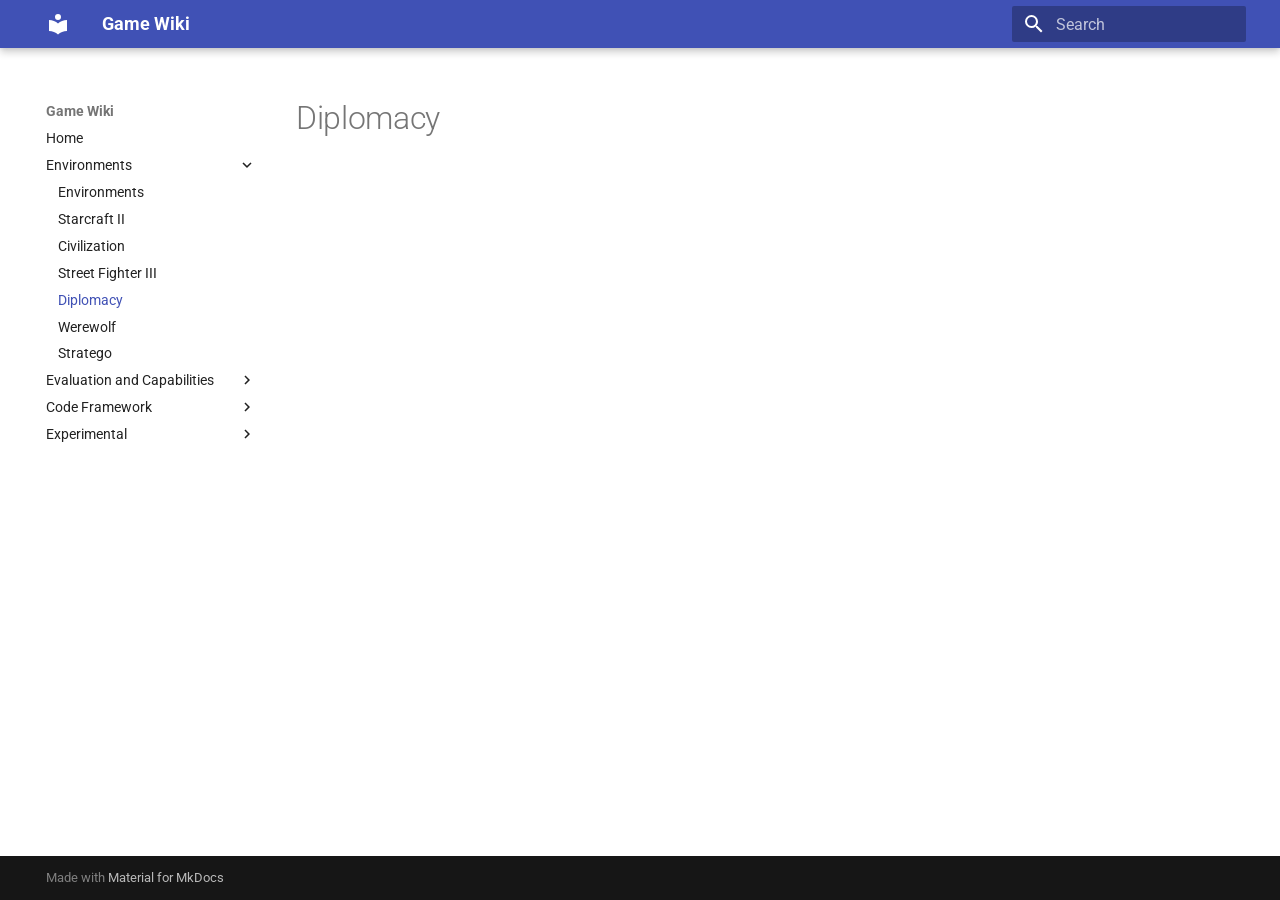
<file: environments/diplomacy/diplomacy/index.html>
<!doctype html>
<html lang="en" class="no-js">
  <head>
    
      <meta charset="utf-8">
      <meta name="viewport" content="width=device-width,initial-scale=1">
      
      
      
      
        <link rel="prev" href="../../street_fighter/street_fighter/">
      
      
        <link rel="next" href="../../werewolf/werewolf/">
      
      
      <link rel="icon" href="../../../assets/images/favicon.png">
      <meta name="generator" content="mkdocs-1.6.1, mkdocs-material-9.5.49">
    
    
      
        <title>Diplomacy - Game Wiki</title>
      
    
    
      <link rel="stylesheet" href="../../../assets/stylesheets/main.6f8fc17f.min.css">
      
      


    
    
      
    
    
      
        
        
        <link rel="preconnect" href="https://fonts.gstatic.com" crossorigin>
        <link rel="stylesheet" href="https://fonts.googleapis.com/css?family=Roboto:300,300i,400,400i,700,700i%7CRoboto+Mono:400,400i,700,700i&display=fallback">
        <style>:root{--md-text-font:"Roboto";--md-code-font:"Roboto Mono"}</style>
      
    
    
    <script>__md_scope=new URL("../../..",location),__md_hash=e=>[...e].reduce(((e,_)=>(e<<5)-e+_.charCodeAt(0)),0),__md_get=(e,_=localStorage,t=__md_scope)=>JSON.parse(_.getItem(t.pathname+"."+e)),__md_set=(e,_,t=localStorage,a=__md_scope)=>{try{t.setItem(a.pathname+"."+e,JSON.stringify(_))}catch(e){}}</script>
    
      

    
    
    
  </head>
  
  
    <body dir="ltr">
  
    
    <input class="md-toggle" data-md-toggle="drawer" type="checkbox" id="__drawer" autocomplete="off">
    <input class="md-toggle" data-md-toggle="search" type="checkbox" id="__search" autocomplete="off">
    <label class="md-overlay" for="__drawer"></label>
    <div data-md-component="skip">
      
    </div>
    <div data-md-component="announce">
      
    </div>
    
    
      

  

<header class="md-header md-header--shadow" data-md-component="header">
  <nav class="md-header__inner md-grid" aria-label="Header">
    <a href="../../.." title="Game Wiki" class="md-header__button md-logo" aria-label="Game Wiki" data-md-component="logo">
      
  
  <svg xmlns="http://www.w3.org/2000/svg" viewBox="0 0 24 24"><path d="M12 8a3 3 0 0 0 3-3 3 3 0 0 0-3-3 3 3 0 0 0-3 3 3 3 0 0 0 3 3m0 3.54C9.64 9.35 6.5 8 3 8v11c3.5 0 6.64 1.35 9 3.54 2.36-2.19 5.5-3.54 9-3.54V8c-3.5 0-6.64 1.35-9 3.54"/></svg>

    </a>
    <label class="md-header__button md-icon" for="__drawer">
      
      <svg xmlns="http://www.w3.org/2000/svg" viewBox="0 0 24 24"><path d="M3 6h18v2H3zm0 5h18v2H3zm0 5h18v2H3z"/></svg>
    </label>
    <div class="md-header__title" data-md-component="header-title">
      <div class="md-header__ellipsis">
        <div class="md-header__topic">
          <span class="md-ellipsis">
            Game Wiki
          </span>
        </div>
        <div class="md-header__topic" data-md-component="header-topic">
          <span class="md-ellipsis">
            
              Diplomacy
            
          </span>
        </div>
      </div>
    </div>
    
    
      <script>var palette=__md_get("__palette");if(palette&&palette.color){if("(prefers-color-scheme)"===palette.color.media){var media=matchMedia("(prefers-color-scheme: light)"),input=document.querySelector(media.matches?"[data-md-color-media='(prefers-color-scheme: light)']":"[data-md-color-media='(prefers-color-scheme: dark)']");palette.color.media=input.getAttribute("data-md-color-media"),palette.color.scheme=input.getAttribute("data-md-color-scheme"),palette.color.primary=input.getAttribute("data-md-color-primary"),palette.color.accent=input.getAttribute("data-md-color-accent")}for(var[key,value]of Object.entries(palette.color))document.body.setAttribute("data-md-color-"+key,value)}</script>
    
    
    
      <label class="md-header__button md-icon" for="__search">
        
        <svg xmlns="http://www.w3.org/2000/svg" viewBox="0 0 24 24"><path d="M9.5 3A6.5 6.5 0 0 1 16 9.5c0 1.61-.59 3.09-1.56 4.23l.27.27h.79l5 5-1.5 1.5-5-5v-.79l-.27-.27A6.52 6.52 0 0 1 9.5 16 6.5 6.5 0 0 1 3 9.5 6.5 6.5 0 0 1 9.5 3m0 2C7 5 5 7 5 9.5S7 14 9.5 14 14 12 14 9.5 12 5 9.5 5"/></svg>
      </label>
      <div class="md-search" data-md-component="search" role="dialog">
  <label class="md-search__overlay" for="__search"></label>
  <div class="md-search__inner" role="search">
    <form class="md-search__form" name="search">
      <input type="text" class="md-search__input" name="query" aria-label="Search" placeholder="Search" autocapitalize="off" autocorrect="off" autocomplete="off" spellcheck="false" data-md-component="search-query" required>
      <label class="md-search__icon md-icon" for="__search">
        
        <svg xmlns="http://www.w3.org/2000/svg" viewBox="0 0 24 24"><path d="M9.5 3A6.5 6.5 0 0 1 16 9.5c0 1.61-.59 3.09-1.56 4.23l.27.27h.79l5 5-1.5 1.5-5-5v-.79l-.27-.27A6.52 6.52 0 0 1 9.5 16 6.5 6.5 0 0 1 3 9.5 6.5 6.5 0 0 1 9.5 3m0 2C7 5 5 7 5 9.5S7 14 9.5 14 14 12 14 9.5 12 5 9.5 5"/></svg>
        
        <svg xmlns="http://www.w3.org/2000/svg" viewBox="0 0 24 24"><path d="M20 11v2H8l5.5 5.5-1.42 1.42L4.16 12l7.92-7.92L13.5 5.5 8 11z"/></svg>
      </label>
      <nav class="md-search__options" aria-label="Search">
        
        <button type="reset" class="md-search__icon md-icon" title="Clear" aria-label="Clear" tabindex="-1">
          
          <svg xmlns="http://www.w3.org/2000/svg" viewBox="0 0 24 24"><path d="M19 6.41 17.59 5 12 10.59 6.41 5 5 6.41 10.59 12 5 17.59 6.41 19 12 13.41 17.59 19 19 17.59 13.41 12z"/></svg>
        </button>
      </nav>
      
    </form>
    <div class="md-search__output">
      <div class="md-search__scrollwrap" tabindex="0" data-md-scrollfix>
        <div class="md-search-result" data-md-component="search-result">
          <div class="md-search-result__meta">
            Initializing search
          </div>
          <ol class="md-search-result__list" role="presentation"></ol>
        </div>
      </div>
    </div>
  </div>
</div>
    
    
  </nav>
  
</header>
    
    <div class="md-container" data-md-component="container">
      
      
        
          
        
      
      <main class="md-main" data-md-component="main">
        <div class="md-main__inner md-grid">
          
            
              
              <div class="md-sidebar md-sidebar--primary" data-md-component="sidebar" data-md-type="navigation" >
                <div class="md-sidebar__scrollwrap">
                  <div class="md-sidebar__inner">
                    



<nav class="md-nav md-nav--primary" aria-label="Navigation" data-md-level="0">
  <label class="md-nav__title" for="__drawer">
    <a href="../../.." title="Game Wiki" class="md-nav__button md-logo" aria-label="Game Wiki" data-md-component="logo">
      
  
  <svg xmlns="http://www.w3.org/2000/svg" viewBox="0 0 24 24"><path d="M12 8a3 3 0 0 0 3-3 3 3 0 0 0-3-3 3 3 0 0 0-3 3 3 3 0 0 0 3 3m0 3.54C9.64 9.35 6.5 8 3 8v11c3.5 0 6.64 1.35 9 3.54 2.36-2.19 5.5-3.54 9-3.54V8c-3.5 0-6.64 1.35-9 3.54"/></svg>

    </a>
    Game Wiki
  </label>
  
  <ul class="md-nav__list" data-md-scrollfix>
    
      
      
  
  
  
  
    <li class="md-nav__item">
      <a href="../../.." class="md-nav__link">
        
  
  <span class="md-ellipsis">
    Home
  </span>
  

      </a>
    </li>
  

    
      
      
  
  
    
  
  
  
    
    
    
    
    <li class="md-nav__item md-nav__item--active md-nav__item--nested">
      
        
        
        <input class="md-nav__toggle md-toggle " type="checkbox" id="__nav_2" checked>
        
          
          <label class="md-nav__link" for="__nav_2" id="__nav_2_label" tabindex="0">
            
  
  <span class="md-ellipsis">
    Environments
  </span>
  

            <span class="md-nav__icon md-icon"></span>
          </label>
        
        <nav class="md-nav" data-md-level="1" aria-labelledby="__nav_2_label" aria-expanded="true">
          <label class="md-nav__title" for="__nav_2">
            <span class="md-nav__icon md-icon"></span>
            Environments
          </label>
          <ul class="md-nav__list" data-md-scrollfix>
            
              
                
  
  
  
  
    <li class="md-nav__item">
      <a href="../../environments/" class="md-nav__link">
        
  
  <span class="md-ellipsis">
    Environments
  </span>
  

      </a>
    </li>
  

              
            
              
                
  
  
  
  
    <li class="md-nav__item">
      <a href="../../starcraft2/starcraft2/" class="md-nav__link">
        
  
  <span class="md-ellipsis">
    Starcraft II
  </span>
  

      </a>
    </li>
  

              
            
              
                
  
  
  
  
    <li class="md-nav__item">
      <a href="../../civ/civ/" class="md-nav__link">
        
  
  <span class="md-ellipsis">
    Civilization
  </span>
  

      </a>
    </li>
  

              
            
              
                
  
  
  
  
    <li class="md-nav__item">
      <a href="../../street_fighter/street_fighter/" class="md-nav__link">
        
  
  <span class="md-ellipsis">
    Street Fighter III
  </span>
  

      </a>
    </li>
  

              
            
              
                
  
  
    
  
  
  
    <li class="md-nav__item md-nav__item--active">
      
      <input class="md-nav__toggle md-toggle" type="checkbox" id="__toc">
      
      
      
      <a href="./" class="md-nav__link md-nav__link--active">
        
  
  <span class="md-ellipsis">
    Diplomacy
  </span>
  

      </a>
      
    </li>
  

              
            
              
                
  
  
  
  
    <li class="md-nav__item">
      <a href="../../werewolf/werewolf/" class="md-nav__link">
        
  
  <span class="md-ellipsis">
    Werewolf
  </span>
  

      </a>
    </li>
  

              
            
              
                
  
  
  
  
    <li class="md-nav__item">
      <a href="../../startego/startego.md" class="md-nav__link">
        
  
  <span class="md-ellipsis">
    Stratego
  </span>
  

      </a>
    </li>
  

              
            
          </ul>
        </nav>
      
    </li>
  

    
      
      
  
  
  
  
    
    
    
    
    <li class="md-nav__item md-nav__item--nested">
      
        
        
        <input class="md-nav__toggle md-toggle " type="checkbox" id="__nav_3" >
        
          
          <label class="md-nav__link" for="__nav_3" id="__nav_3_label" tabindex="0">
            
  
  <span class="md-ellipsis">
    Evaluation and Capabilities
  </span>
  

            <span class="md-nav__icon md-icon"></span>
          </label>
        
        <nav class="md-nav" data-md-level="1" aria-labelledby="__nav_3_label" aria-expanded="false">
          <label class="md-nav__title" for="__nav_3">
            <span class="md-nav__icon md-icon"></span>
            Evaluation and Capabilities
          </label>
          <ul class="md-nav__list" data-md-scrollfix>
            
              
                
  
  
  
  
    <li class="md-nav__item">
      <a href="../../../evaluation_and_capabilities/evaluation_and_capabilities/" class="md-nav__link">
        
  
  <span class="md-ellipsis">
    Evaluation and capabilities
  </span>
  

      </a>
    </li>
  

              
            
              
                
  
  
  
  
    <li class="md-nav__item">
      <a href="../../../evaluation_and_capabilities/performance.md" class="md-nav__link">
        
  
  <span class="md-ellipsis">
    Performance Metrics
  </span>
  

      </a>
    </li>
  

              
            
              
                
  
  
  
  
    <li class="md-nav__item">
      <a href="../../../evaluation_and_capabilities/multi_agent_interaction.md" class="md-nav__link">
        
  
  <span class="md-ellipsis">
    Multi-agent Interaction
  </span>
  

      </a>
    </li>
  

              
            
              
                
  
  
  
  
    <li class="md-nav__item">
      <a href="../../../evaluation_and_capabilities/complex_task_handling.md" class="md-nav__link">
        
  
  <span class="md-ellipsis">
    Complex Task Handling
  </span>
  

      </a>
    </li>
  

              
            
              
                
  
  
  
  
    <li class="md-nav__item">
      <a href="../../../evaluation_and_capabilities/benchmarks.md" class="md-nav__link">
        
  
  <span class="md-ellipsis">
    Benchmarks
  </span>
  

      </a>
    </li>
  

              
            
              
                
  
  
  
  
    <li class="md-nav__item">
      <a href="../../../evaluation_and_capabilities/capabilities.md" class="md-nav__link">
        
  
  <span class="md-ellipsis">
    Capabilities
  </span>
  

      </a>
    </li>
  

              
            
          </ul>
        </nav>
      
    </li>
  

    
      
      
  
  
  
  
    
    
    
    
    <li class="md-nav__item md-nav__item--nested">
      
        
        
        <input class="md-nav__toggle md-toggle " type="checkbox" id="__nav_4" >
        
          
          <label class="md-nav__link" for="__nav_4" id="__nav_4_label" tabindex="0">
            
  
  <span class="md-ellipsis">
    Code Framework
  </span>
  

            <span class="md-nav__icon md-icon"></span>
          </label>
        
        <nav class="md-nav" data-md-level="1" aria-labelledby="__nav_4_label" aria-expanded="false">
          <label class="md-nav__title" for="__nav_4">
            <span class="md-nav__icon md-icon"></span>
            Code Framework
          </label>
          <ul class="md-nav__list" data-md-scrollfix>
            
              
                
  
  
  
  
    <li class="md-nav__item">
      <a href="../../../code_framework/code_framework/" class="md-nav__link">
        
  
  <span class="md-ellipsis">
    Code framework
  </span>
  

      </a>
    </li>
  

              
            
              
                
  
  
  
  
    <li class="md-nav__item">
      <a href="../../../code_framework/gym_interface.md" class="md-nav__link">
        
  
  <span class="md-ellipsis">
    Gym Interface
  </span>
  

      </a>
    </li>
  

              
            
          </ul>
        </nav>
      
    </li>
  

    
      
      
  
  
  
  
    
    
    
    
    <li class="md-nav__item md-nav__item--nested">
      
        
        
        <input class="md-nav__toggle md-toggle " type="checkbox" id="__nav_5" >
        
          
          <label class="md-nav__link" for="__nav_5" id="__nav_5_label" tabindex="0">
            
  
  <span class="md-ellipsis">
    Experimental
  </span>
  

            <span class="md-nav__icon md-icon"></span>
          </label>
        
        <nav class="md-nav" data-md-level="1" aria-labelledby="__nav_5_label" aria-expanded="false">
          <label class="md-nav__title" for="__nav_5">
            <span class="md-nav__icon md-icon"></span>
            Experimental
          </label>
          <ul class="md-nav__list" data-md-scrollfix>
            
              
                
  
  
  
  
    <li class="md-nav__item">
      <a href="../../../experimental/experimental_setup.md" class="md-nav__link">
        
  
  <span class="md-ellipsis">
    None
  </span>
  

      </a>
    </li>
  

              
            
              
                
  
  
  
  
    <li class="md-nav__item">
      <a href="../../../experimental/experimental_setup/experimental_setup/" class="md-nav__link">
        
  
  <span class="md-ellipsis">
    Experimental Setup
  </span>
  

      </a>
    </li>
  

              
            
              
                
  
  
  
  
    <li class="md-nav__item">
      <a href="../../../experimental/experimental_result/experimental_result/" class="md-nav__link">
        
  
  <span class="md-ellipsis">
    Experimental Result
  </span>
  

      </a>
    </li>
  

              
            
          </ul>
        </nav>
      
    </li>
  

    
  </ul>
</nav>
                  </div>
                </div>
              </div>
            
            
              
              <div class="md-sidebar md-sidebar--secondary" data-md-component="sidebar" data-md-type="toc" >
                <div class="md-sidebar__scrollwrap">
                  <div class="md-sidebar__inner">
                    

<nav class="md-nav md-nav--secondary" aria-label="Table of contents">
  
  
  
  
</nav>
                  </div>
                </div>
              </div>
            
          
          
            <div class="md-content" data-md-component="content">
              <article class="md-content__inner md-typeset">
                
                  


  <h1>Diplomacy</h1>














                
              </article>
            </div>
          
          
<script>var target=document.getElementById(location.hash.slice(1));target&&target.name&&(target.checked=target.name.startsWith("__tabbed_"))</script>
        </div>
        
      </main>
      
        <footer class="md-footer">
  
  <div class="md-footer-meta md-typeset">
    <div class="md-footer-meta__inner md-grid">
      <div class="md-copyright">
  
  
    Made with
    <a href="https://squidfunk.github.io/mkdocs-material/" target="_blank" rel="noopener">
      Material for MkDocs
    </a>
  
</div>
      
    </div>
  </div>
</footer>
      
    </div>
    <div class="md-dialog" data-md-component="dialog">
      <div class="md-dialog__inner md-typeset"></div>
    </div>
    
    
    <script id="__config" type="application/json">{"base": "../../..", "features": [], "search": "../../../assets/javascripts/workers/search.6ce7567c.min.js", "translations": {"clipboard.copied": "Copied to clipboard", "clipboard.copy": "Copy to clipboard", "search.result.more.one": "1 more on this page", "search.result.more.other": "# more on this page", "search.result.none": "No matching documents", "search.result.one": "1 matching document", "search.result.other": "# matching documents", "search.result.placeholder": "Type to start searching", "search.result.term.missing": "Missing", "select.version": "Select version"}}</script>
    
    
      <script src="../../../assets/javascripts/bundle.88dd0f4e.min.js"></script>
      
    
  </body>
</html>
</file>
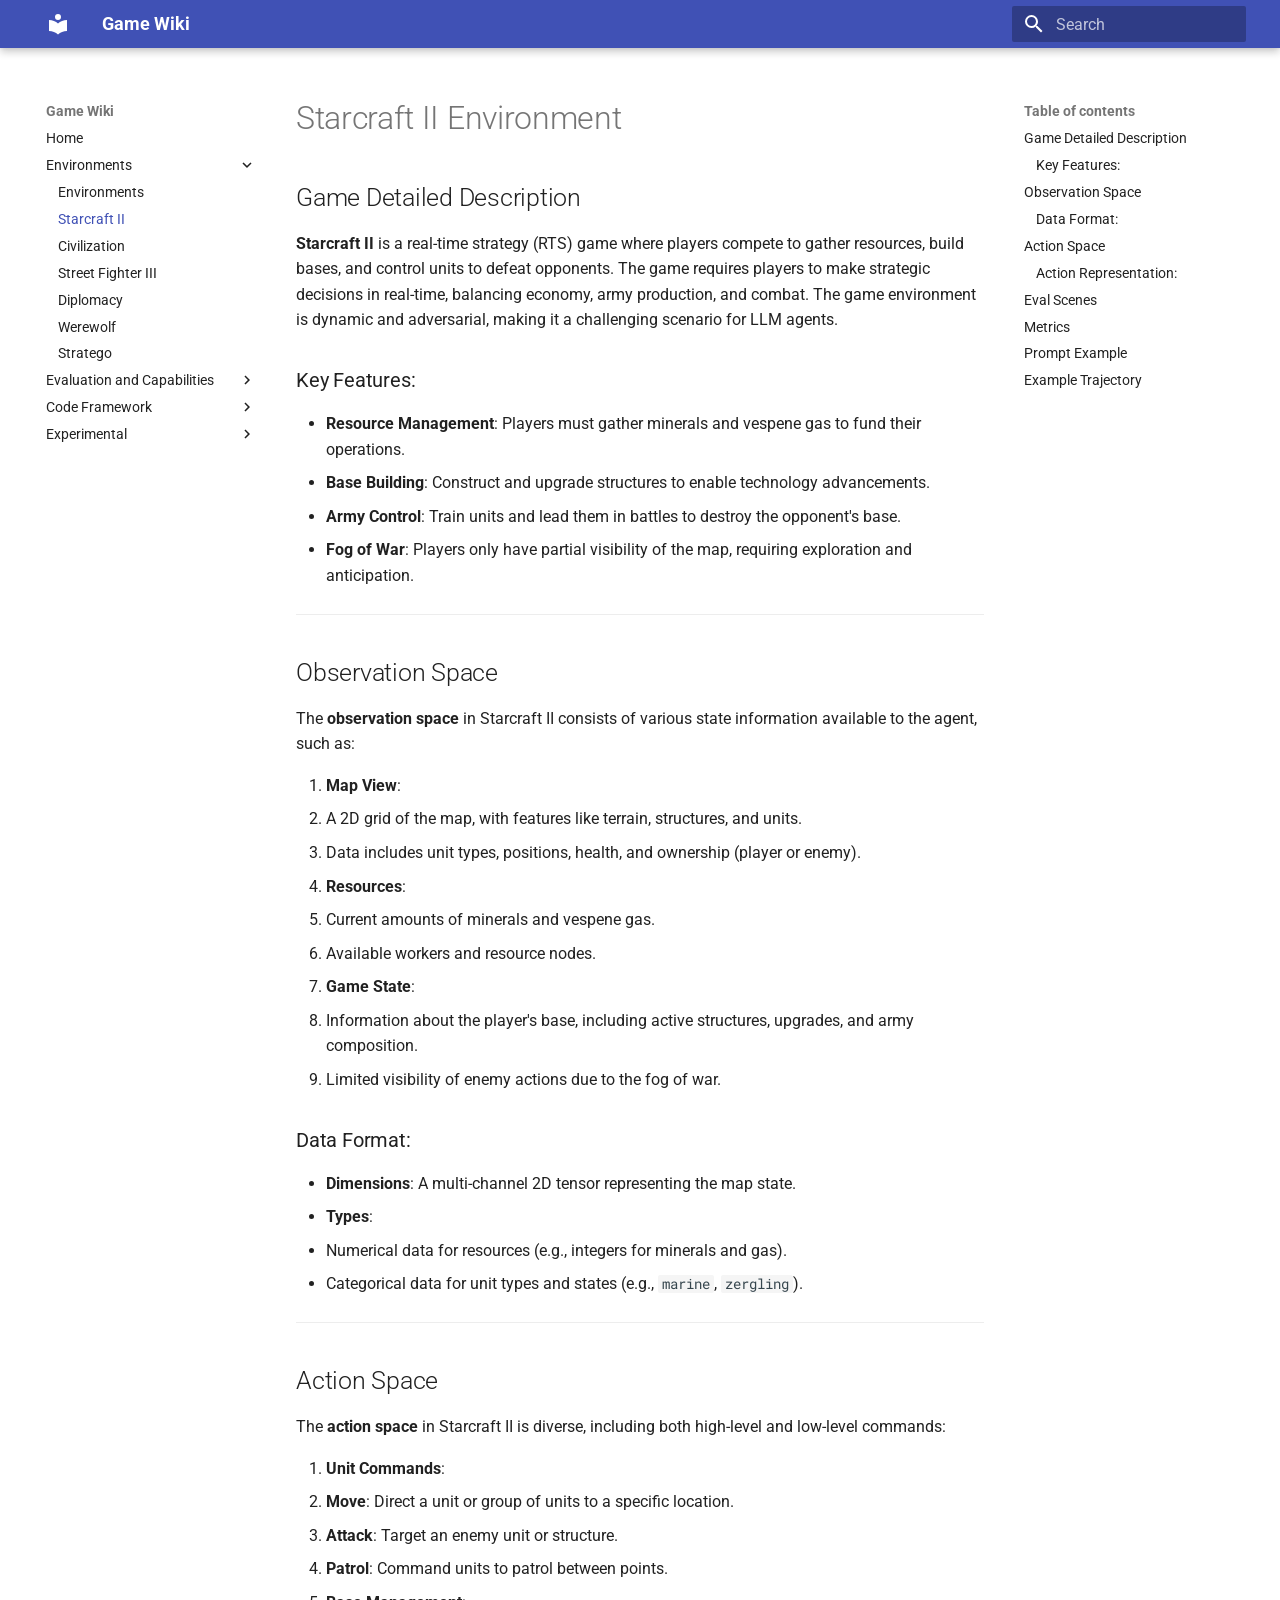
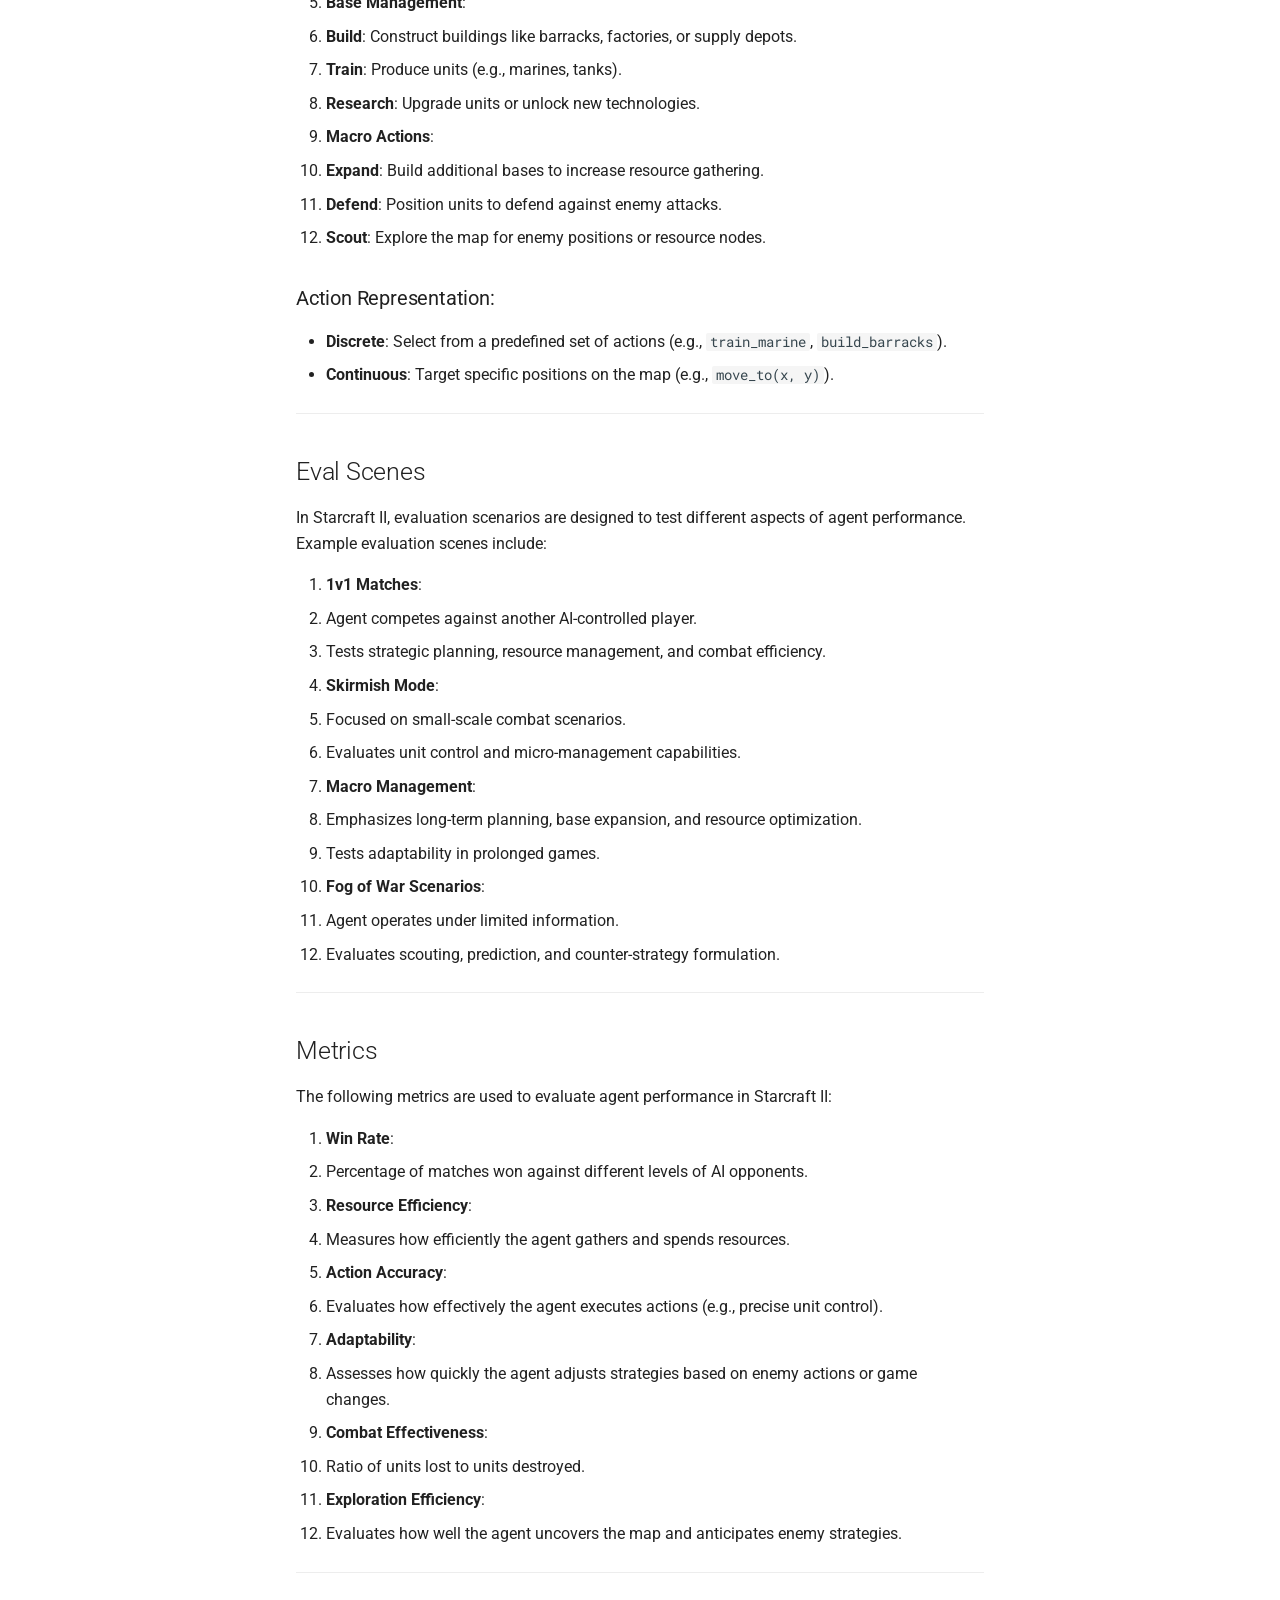
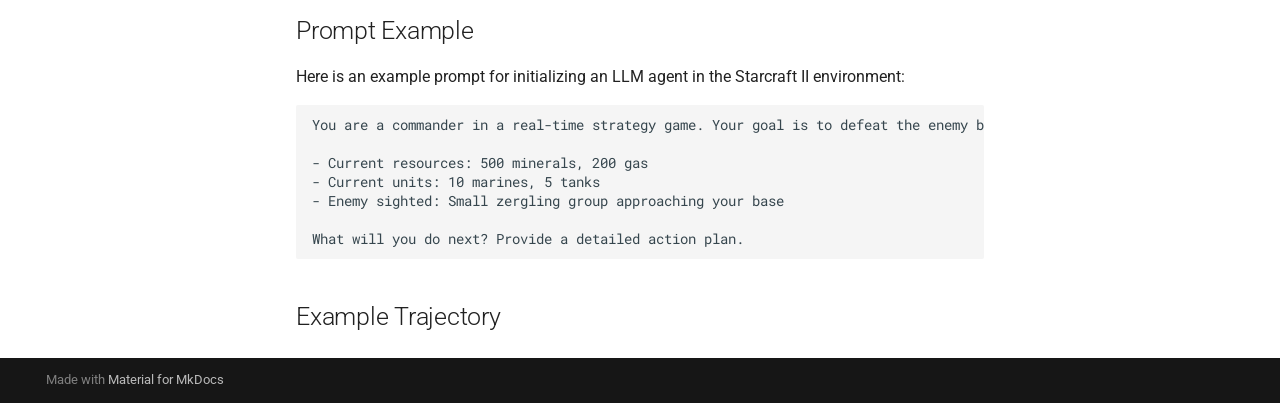
<file: environments/starcraft2/starcraft2/index.html>
<!doctype html>
<html lang="en" class="no-js">
  <head>
    
      <meta charset="utf-8">
      <meta name="viewport" content="width=device-width,initial-scale=1">
      
      
      
      
        <link rel="prev" href="../../environments/">
      
      
        <link rel="next" href="../../civ/civ/">
      
      
      <link rel="icon" href="../../../assets/images/favicon.png">
      <meta name="generator" content="mkdocs-1.6.1, mkdocs-material-9.5.49">
    
    
      
        <title>Starcraft II - Game Wiki</title>
      
    
    
      <link rel="stylesheet" href="../../../assets/stylesheets/main.6f8fc17f.min.css">
      
      


    
    
      
    
    
      
        
        
        <link rel="preconnect" href="https://fonts.gstatic.com" crossorigin>
        <link rel="stylesheet" href="https://fonts.googleapis.com/css?family=Roboto:300,300i,400,400i,700,700i%7CRoboto+Mono:400,400i,700,700i&display=fallback">
        <style>:root{--md-text-font:"Roboto";--md-code-font:"Roboto Mono"}</style>
      
    
    
    <script>__md_scope=new URL("../../..",location),__md_hash=e=>[...e].reduce(((e,_)=>(e<<5)-e+_.charCodeAt(0)),0),__md_get=(e,_=localStorage,t=__md_scope)=>JSON.parse(_.getItem(t.pathname+"."+e)),__md_set=(e,_,t=localStorage,a=__md_scope)=>{try{t.setItem(a.pathname+"."+e,JSON.stringify(_))}catch(e){}}</script>
    
      

    
    
    
  </head>
  
  
    <body dir="ltr">
  
    
    <input class="md-toggle" data-md-toggle="drawer" type="checkbox" id="__drawer" autocomplete="off">
    <input class="md-toggle" data-md-toggle="search" type="checkbox" id="__search" autocomplete="off">
    <label class="md-overlay" for="__drawer"></label>
    <div data-md-component="skip">
      
        
        <a href="#starcraft-ii-environment" class="md-skip">
          Skip to content
        </a>
      
    </div>
    <div data-md-component="announce">
      
    </div>
    
    
      

  

<header class="md-header md-header--shadow" data-md-component="header">
  <nav class="md-header__inner md-grid" aria-label="Header">
    <a href="../../.." title="Game Wiki" class="md-header__button md-logo" aria-label="Game Wiki" data-md-component="logo">
      
  
  <svg xmlns="http://www.w3.org/2000/svg" viewBox="0 0 24 24"><path d="M12 8a3 3 0 0 0 3-3 3 3 0 0 0-3-3 3 3 0 0 0-3 3 3 3 0 0 0 3 3m0 3.54C9.64 9.35 6.5 8 3 8v11c3.5 0 6.64 1.35 9 3.54 2.36-2.19 5.5-3.54 9-3.54V8c-3.5 0-6.64 1.35-9 3.54"/></svg>

    </a>
    <label class="md-header__button md-icon" for="__drawer">
      
      <svg xmlns="http://www.w3.org/2000/svg" viewBox="0 0 24 24"><path d="M3 6h18v2H3zm0 5h18v2H3zm0 5h18v2H3z"/></svg>
    </label>
    <div class="md-header__title" data-md-component="header-title">
      <div class="md-header__ellipsis">
        <div class="md-header__topic">
          <span class="md-ellipsis">
            Game Wiki
          </span>
        </div>
        <div class="md-header__topic" data-md-component="header-topic">
          <span class="md-ellipsis">
            
              Starcraft II
            
          </span>
        </div>
      </div>
    </div>
    
    
      <script>var palette=__md_get("__palette");if(palette&&palette.color){if("(prefers-color-scheme)"===palette.color.media){var media=matchMedia("(prefers-color-scheme: light)"),input=document.querySelector(media.matches?"[data-md-color-media='(prefers-color-scheme: light)']":"[data-md-color-media='(prefers-color-scheme: dark)']");palette.color.media=input.getAttribute("data-md-color-media"),palette.color.scheme=input.getAttribute("data-md-color-scheme"),palette.color.primary=input.getAttribute("data-md-color-primary"),palette.color.accent=input.getAttribute("data-md-color-accent")}for(var[key,value]of Object.entries(palette.color))document.body.setAttribute("data-md-color-"+key,value)}</script>
    
    
    
      <label class="md-header__button md-icon" for="__search">
        
        <svg xmlns="http://www.w3.org/2000/svg" viewBox="0 0 24 24"><path d="M9.5 3A6.5 6.5 0 0 1 16 9.5c0 1.61-.59 3.09-1.56 4.23l.27.27h.79l5 5-1.5 1.5-5-5v-.79l-.27-.27A6.52 6.52 0 0 1 9.5 16 6.5 6.5 0 0 1 3 9.5 6.5 6.5 0 0 1 9.5 3m0 2C7 5 5 7 5 9.5S7 14 9.5 14 14 12 14 9.5 12 5 9.5 5"/></svg>
      </label>
      <div class="md-search" data-md-component="search" role="dialog">
  <label class="md-search__overlay" for="__search"></label>
  <div class="md-search__inner" role="search">
    <form class="md-search__form" name="search">
      <input type="text" class="md-search__input" name="query" aria-label="Search" placeholder="Search" autocapitalize="off" autocorrect="off" autocomplete="off" spellcheck="false" data-md-component="search-query" required>
      <label class="md-search__icon md-icon" for="__search">
        
        <svg xmlns="http://www.w3.org/2000/svg" viewBox="0 0 24 24"><path d="M9.5 3A6.5 6.5 0 0 1 16 9.5c0 1.61-.59 3.09-1.56 4.23l.27.27h.79l5 5-1.5 1.5-5-5v-.79l-.27-.27A6.52 6.52 0 0 1 9.5 16 6.5 6.5 0 0 1 3 9.5 6.5 6.5 0 0 1 9.5 3m0 2C7 5 5 7 5 9.5S7 14 9.5 14 14 12 14 9.5 12 5 9.5 5"/></svg>
        
        <svg xmlns="http://www.w3.org/2000/svg" viewBox="0 0 24 24"><path d="M20 11v2H8l5.5 5.5-1.42 1.42L4.16 12l7.92-7.92L13.5 5.5 8 11z"/></svg>
      </label>
      <nav class="md-search__options" aria-label="Search">
        
        <button type="reset" class="md-search__icon md-icon" title="Clear" aria-label="Clear" tabindex="-1">
          
          <svg xmlns="http://www.w3.org/2000/svg" viewBox="0 0 24 24"><path d="M19 6.41 17.59 5 12 10.59 6.41 5 5 6.41 10.59 12 5 17.59 6.41 19 12 13.41 17.59 19 19 17.59 13.41 12z"/></svg>
        </button>
      </nav>
      
    </form>
    <div class="md-search__output">
      <div class="md-search__scrollwrap" tabindex="0" data-md-scrollfix>
        <div class="md-search-result" data-md-component="search-result">
          <div class="md-search-result__meta">
            Initializing search
          </div>
          <ol class="md-search-result__list" role="presentation"></ol>
        </div>
      </div>
    </div>
  </div>
</div>
    
    
  </nav>
  
</header>
    
    <div class="md-container" data-md-component="container">
      
      
        
          
        
      
      <main class="md-main" data-md-component="main">
        <div class="md-main__inner md-grid">
          
            
              
              <div class="md-sidebar md-sidebar--primary" data-md-component="sidebar" data-md-type="navigation" >
                <div class="md-sidebar__scrollwrap">
                  <div class="md-sidebar__inner">
                    



<nav class="md-nav md-nav--primary" aria-label="Navigation" data-md-level="0">
  <label class="md-nav__title" for="__drawer">
    <a href="../../.." title="Game Wiki" class="md-nav__button md-logo" aria-label="Game Wiki" data-md-component="logo">
      
  
  <svg xmlns="http://www.w3.org/2000/svg" viewBox="0 0 24 24"><path d="M12 8a3 3 0 0 0 3-3 3 3 0 0 0-3-3 3 3 0 0 0-3 3 3 3 0 0 0 3 3m0 3.54C9.64 9.35 6.5 8 3 8v11c3.5 0 6.64 1.35 9 3.54 2.36-2.19 5.5-3.54 9-3.54V8c-3.5 0-6.64 1.35-9 3.54"/></svg>

    </a>
    Game Wiki
  </label>
  
  <ul class="md-nav__list" data-md-scrollfix>
    
      
      
  
  
  
  
    <li class="md-nav__item">
      <a href="../../.." class="md-nav__link">
        
  
  <span class="md-ellipsis">
    Home
  </span>
  

      </a>
    </li>
  

    
      
      
  
  
    
  
  
  
    
    
    
    
    <li class="md-nav__item md-nav__item--active md-nav__item--nested">
      
        
        
        <input class="md-nav__toggle md-toggle " type="checkbox" id="__nav_2" checked>
        
          
          <label class="md-nav__link" for="__nav_2" id="__nav_2_label" tabindex="0">
            
  
  <span class="md-ellipsis">
    Environments
  </span>
  

            <span class="md-nav__icon md-icon"></span>
          </label>
        
        <nav class="md-nav" data-md-level="1" aria-labelledby="__nav_2_label" aria-expanded="true">
          <label class="md-nav__title" for="__nav_2">
            <span class="md-nav__icon md-icon"></span>
            Environments
          </label>
          <ul class="md-nav__list" data-md-scrollfix>
            
              
                
  
  
  
  
    <li class="md-nav__item">
      <a href="../../environments/" class="md-nav__link">
        
  
  <span class="md-ellipsis">
    Environments
  </span>
  

      </a>
    </li>
  

              
            
              
                
  
  
    
  
  
  
    <li class="md-nav__item md-nav__item--active">
      
      <input class="md-nav__toggle md-toggle" type="checkbox" id="__toc">
      
      
        
      
      
        <label class="md-nav__link md-nav__link--active" for="__toc">
          
  
  <span class="md-ellipsis">
    Starcraft II
  </span>
  

          <span class="md-nav__icon md-icon"></span>
        </label>
      
      <a href="./" class="md-nav__link md-nav__link--active">
        
  
  <span class="md-ellipsis">
    Starcraft II
  </span>
  

      </a>
      
        

<nav class="md-nav md-nav--secondary" aria-label="Table of contents">
  
  
  
    
  
  
    <label class="md-nav__title" for="__toc">
      <span class="md-nav__icon md-icon"></span>
      Table of contents
    </label>
    <ul class="md-nav__list" data-md-component="toc" data-md-scrollfix>
      
        <li class="md-nav__item">
  <a href="#game-detailed-description" class="md-nav__link">
    <span class="md-ellipsis">
      Game Detailed Description
    </span>
  </a>
  
    <nav class="md-nav" aria-label="Game Detailed Description">
      <ul class="md-nav__list">
        
          <li class="md-nav__item">
  <a href="#key-features" class="md-nav__link">
    <span class="md-ellipsis">
      Key Features:
    </span>
  </a>
  
</li>
        
      </ul>
    </nav>
  
</li>
      
        <li class="md-nav__item">
  <a href="#observation-space" class="md-nav__link">
    <span class="md-ellipsis">
      Observation Space
    </span>
  </a>
  
    <nav class="md-nav" aria-label="Observation Space">
      <ul class="md-nav__list">
        
          <li class="md-nav__item">
  <a href="#data-format" class="md-nav__link">
    <span class="md-ellipsis">
      Data Format:
    </span>
  </a>
  
</li>
        
      </ul>
    </nav>
  
</li>
      
        <li class="md-nav__item">
  <a href="#action-space" class="md-nav__link">
    <span class="md-ellipsis">
      Action Space
    </span>
  </a>
  
    <nav class="md-nav" aria-label="Action Space">
      <ul class="md-nav__list">
        
          <li class="md-nav__item">
  <a href="#action-representation" class="md-nav__link">
    <span class="md-ellipsis">
      Action Representation:
    </span>
  </a>
  
</li>
        
      </ul>
    </nav>
  
</li>
      
        <li class="md-nav__item">
  <a href="#eval-scenes" class="md-nav__link">
    <span class="md-ellipsis">
      Eval Scenes
    </span>
  </a>
  
</li>
      
        <li class="md-nav__item">
  <a href="#metrics" class="md-nav__link">
    <span class="md-ellipsis">
      Metrics
    </span>
  </a>
  
</li>
      
        <li class="md-nav__item">
  <a href="#prompt-example" class="md-nav__link">
    <span class="md-ellipsis">
      Prompt Example
    </span>
  </a>
  
</li>
      
        <li class="md-nav__item">
  <a href="#example-trajectory" class="md-nav__link">
    <span class="md-ellipsis">
      Example Trajectory
    </span>
  </a>
  
</li>
      
    </ul>
  
</nav>
      
    </li>
  

              
            
              
                
  
  
  
  
    <li class="md-nav__item">
      <a href="../../civ/civ/" class="md-nav__link">
        
  
  <span class="md-ellipsis">
    Civilization
  </span>
  

      </a>
    </li>
  

              
            
              
                
  
  
  
  
    <li class="md-nav__item">
      <a href="../../street_fighter/street_fighter/" class="md-nav__link">
        
  
  <span class="md-ellipsis">
    Street Fighter III
  </span>
  

      </a>
    </li>
  

              
            
              
                
  
  
  
  
    <li class="md-nav__item">
      <a href="../../diplomacy/diplomacy/" class="md-nav__link">
        
  
  <span class="md-ellipsis">
    Diplomacy
  </span>
  

      </a>
    </li>
  

              
            
              
                
  
  
  
  
    <li class="md-nav__item">
      <a href="../../werewolf/werewolf/" class="md-nav__link">
        
  
  <span class="md-ellipsis">
    Werewolf
  </span>
  

      </a>
    </li>
  

              
            
              
                
  
  
  
  
    <li class="md-nav__item">
      <a href="../../startego/startego.md" class="md-nav__link">
        
  
  <span class="md-ellipsis">
    Stratego
  </span>
  

      </a>
    </li>
  

              
            
          </ul>
        </nav>
      
    </li>
  

    
      
      
  
  
  
  
    
    
    
    
    <li class="md-nav__item md-nav__item--nested">
      
        
        
        <input class="md-nav__toggle md-toggle " type="checkbox" id="__nav_3" >
        
          
          <label class="md-nav__link" for="__nav_3" id="__nav_3_label" tabindex="0">
            
  
  <span class="md-ellipsis">
    Evaluation and Capabilities
  </span>
  

            <span class="md-nav__icon md-icon"></span>
          </label>
        
        <nav class="md-nav" data-md-level="1" aria-labelledby="__nav_3_label" aria-expanded="false">
          <label class="md-nav__title" for="__nav_3">
            <span class="md-nav__icon md-icon"></span>
            Evaluation and Capabilities
          </label>
          <ul class="md-nav__list" data-md-scrollfix>
            
              
                
  
  
  
  
    <li class="md-nav__item">
      <a href="../../../evaluation_and_capabilities/evaluation_and_capabilities/" class="md-nav__link">
        
  
  <span class="md-ellipsis">
    Evaluation and capabilities
  </span>
  

      </a>
    </li>
  

              
            
              
                
  
  
  
  
    <li class="md-nav__item">
      <a href="../../../evaluation_and_capabilities/performance.md" class="md-nav__link">
        
  
  <span class="md-ellipsis">
    Performance Metrics
  </span>
  

      </a>
    </li>
  

              
            
              
                
  
  
  
  
    <li class="md-nav__item">
      <a href="../../../evaluation_and_capabilities/multi_agent_interaction.md" class="md-nav__link">
        
  
  <span class="md-ellipsis">
    Multi-agent Interaction
  </span>
  

      </a>
    </li>
  

              
            
              
                
  
  
  
  
    <li class="md-nav__item">
      <a href="../../../evaluation_and_capabilities/complex_task_handling.md" class="md-nav__link">
        
  
  <span class="md-ellipsis">
    Complex Task Handling
  </span>
  

      </a>
    </li>
  

              
            
              
                
  
  
  
  
    <li class="md-nav__item">
      <a href="../../../evaluation_and_capabilities/benchmarks.md" class="md-nav__link">
        
  
  <span class="md-ellipsis">
    Benchmarks
  </span>
  

      </a>
    </li>
  

              
            
              
                
  
  
  
  
    <li class="md-nav__item">
      <a href="../../../evaluation_and_capabilities/capabilities.md" class="md-nav__link">
        
  
  <span class="md-ellipsis">
    Capabilities
  </span>
  

      </a>
    </li>
  

              
            
          </ul>
        </nav>
      
    </li>
  

    
      
      
  
  
  
  
    
    
    
    
    <li class="md-nav__item md-nav__item--nested">
      
        
        
        <input class="md-nav__toggle md-toggle " type="checkbox" id="__nav_4" >
        
          
          <label class="md-nav__link" for="__nav_4" id="__nav_4_label" tabindex="0">
            
  
  <span class="md-ellipsis">
    Code Framework
  </span>
  

            <span class="md-nav__icon md-icon"></span>
          </label>
        
        <nav class="md-nav" data-md-level="1" aria-labelledby="__nav_4_label" aria-expanded="false">
          <label class="md-nav__title" for="__nav_4">
            <span class="md-nav__icon md-icon"></span>
            Code Framework
          </label>
          <ul class="md-nav__list" data-md-scrollfix>
            
              
                
  
  
  
  
    <li class="md-nav__item">
      <a href="../../../code_framework/code_framework/" class="md-nav__link">
        
  
  <span class="md-ellipsis">
    Code framework
  </span>
  

      </a>
    </li>
  

              
            
              
                
  
  
  
  
    <li class="md-nav__item">
      <a href="../../../code_framework/gym_interface.md" class="md-nav__link">
        
  
  <span class="md-ellipsis">
    Gym Interface
  </span>
  

      </a>
    </li>
  

              
            
          </ul>
        </nav>
      
    </li>
  

    
      
      
  
  
  
  
    
    
    
    
    <li class="md-nav__item md-nav__item--nested">
      
        
        
        <input class="md-nav__toggle md-toggle " type="checkbox" id="__nav_5" >
        
          
          <label class="md-nav__link" for="__nav_5" id="__nav_5_label" tabindex="0">
            
  
  <span class="md-ellipsis">
    Experimental
  </span>
  

            <span class="md-nav__icon md-icon"></span>
          </label>
        
        <nav class="md-nav" data-md-level="1" aria-labelledby="__nav_5_label" aria-expanded="false">
          <label class="md-nav__title" for="__nav_5">
            <span class="md-nav__icon md-icon"></span>
            Experimental
          </label>
          <ul class="md-nav__list" data-md-scrollfix>
            
              
                
  
  
  
  
    <li class="md-nav__item">
      <a href="../../../experimental/experimental_setup.md" class="md-nav__link">
        
  
  <span class="md-ellipsis">
    None
  </span>
  

      </a>
    </li>
  

              
            
              
                
  
  
  
  
    <li class="md-nav__item">
      <a href="../../../experimental/experimental_setup/experimental_setup/" class="md-nav__link">
        
  
  <span class="md-ellipsis">
    Experimental Setup
  </span>
  

      </a>
    </li>
  

              
            
              
                
  
  
  
  
    <li class="md-nav__item">
      <a href="../../../experimental/experimental_result/experimental_result/" class="md-nav__link">
        
  
  <span class="md-ellipsis">
    Experimental Result
  </span>
  

      </a>
    </li>
  

              
            
          </ul>
        </nav>
      
    </li>
  

    
  </ul>
</nav>
                  </div>
                </div>
              </div>
            
            
              
              <div class="md-sidebar md-sidebar--secondary" data-md-component="sidebar" data-md-type="toc" >
                <div class="md-sidebar__scrollwrap">
                  <div class="md-sidebar__inner">
                    

<nav class="md-nav md-nav--secondary" aria-label="Table of contents">
  
  
  
    
  
  
    <label class="md-nav__title" for="__toc">
      <span class="md-nav__icon md-icon"></span>
      Table of contents
    </label>
    <ul class="md-nav__list" data-md-component="toc" data-md-scrollfix>
      
        <li class="md-nav__item">
  <a href="#game-detailed-description" class="md-nav__link">
    <span class="md-ellipsis">
      Game Detailed Description
    </span>
  </a>
  
    <nav class="md-nav" aria-label="Game Detailed Description">
      <ul class="md-nav__list">
        
          <li class="md-nav__item">
  <a href="#key-features" class="md-nav__link">
    <span class="md-ellipsis">
      Key Features:
    </span>
  </a>
  
</li>
        
      </ul>
    </nav>
  
</li>
      
        <li class="md-nav__item">
  <a href="#observation-space" class="md-nav__link">
    <span class="md-ellipsis">
      Observation Space
    </span>
  </a>
  
    <nav class="md-nav" aria-label="Observation Space">
      <ul class="md-nav__list">
        
          <li class="md-nav__item">
  <a href="#data-format" class="md-nav__link">
    <span class="md-ellipsis">
      Data Format:
    </span>
  </a>
  
</li>
        
      </ul>
    </nav>
  
</li>
      
        <li class="md-nav__item">
  <a href="#action-space" class="md-nav__link">
    <span class="md-ellipsis">
      Action Space
    </span>
  </a>
  
    <nav class="md-nav" aria-label="Action Space">
      <ul class="md-nav__list">
        
          <li class="md-nav__item">
  <a href="#action-representation" class="md-nav__link">
    <span class="md-ellipsis">
      Action Representation:
    </span>
  </a>
  
</li>
        
      </ul>
    </nav>
  
</li>
      
        <li class="md-nav__item">
  <a href="#eval-scenes" class="md-nav__link">
    <span class="md-ellipsis">
      Eval Scenes
    </span>
  </a>
  
</li>
      
        <li class="md-nav__item">
  <a href="#metrics" class="md-nav__link">
    <span class="md-ellipsis">
      Metrics
    </span>
  </a>
  
</li>
      
        <li class="md-nav__item">
  <a href="#prompt-example" class="md-nav__link">
    <span class="md-ellipsis">
      Prompt Example
    </span>
  </a>
  
</li>
      
        <li class="md-nav__item">
  <a href="#example-trajectory" class="md-nav__link">
    <span class="md-ellipsis">
      Example Trajectory
    </span>
  </a>
  
</li>
      
    </ul>
  
</nav>
                  </div>
                </div>
              </div>
            
          
          
            <div class="md-content" data-md-component="content">
              <article class="md-content__inner md-typeset">
                
                  


<h1 id="starcraft-ii-environment">Starcraft II Environment</h1>
<h2 id="game-detailed-description">Game Detailed Description</h2>
<p><strong>Starcraft II</strong> is a real-time strategy (RTS) game where players compete to gather resources, build bases, and control units to defeat opponents. The game requires players to make strategic decisions in real-time, balancing economy, army production, and combat. The game environment is dynamic and adversarial, making it a challenging scenario for LLM agents.</p>
<h3 id="key-features">Key Features:</h3>
<ul>
<li><strong>Resource Management</strong>: Players must gather minerals and vespene gas to fund their operations.</li>
<li><strong>Base Building</strong>: Construct and upgrade structures to enable technology advancements.</li>
<li><strong>Army Control</strong>: Train units and lead them in battles to destroy the opponent's base.</li>
<li><strong>Fog of War</strong>: Players only have partial visibility of the map, requiring exploration and anticipation.</li>
</ul>
<hr />
<h2 id="observation-space">Observation Space</h2>
<p>The <strong>observation space</strong> in Starcraft II consists of various state information available to the agent, such as:</p>
<ol>
<li><strong>Map View</strong>:</li>
<li>A 2D grid of the map, with features like terrain, structures, and units.</li>
<li>
<p>Data includes unit types, positions, health, and ownership (player or enemy).</p>
</li>
<li>
<p><strong>Resources</strong>:</p>
</li>
<li>Current amounts of minerals and vespene gas.</li>
<li>
<p>Available workers and resource nodes.</p>
</li>
<li>
<p><strong>Game State</strong>:</p>
</li>
<li>Information about the player's base, including active structures, upgrades, and army composition.</li>
<li>Limited visibility of enemy actions due to the fog of war.</li>
</ol>
<h3 id="data-format">Data Format:</h3>
<ul>
<li><strong>Dimensions</strong>: A multi-channel 2D tensor representing the map state.</li>
<li><strong>Types</strong>:</li>
<li>Numerical data for resources (e.g., integers for minerals and gas).</li>
<li>Categorical data for unit types and states (e.g., <code>marine</code>, <code>zergling</code>).</li>
</ul>
<hr />
<h2 id="action-space">Action Space</h2>
<p>The <strong>action space</strong> in Starcraft II is diverse, including both high-level and low-level commands:</p>
<ol>
<li><strong>Unit Commands</strong>:</li>
<li><strong>Move</strong>: Direct a unit or group of units to a specific location.</li>
<li><strong>Attack</strong>: Target an enemy unit or structure.</li>
<li>
<p><strong>Patrol</strong>: Command units to patrol between points.</p>
</li>
<li>
<p><strong>Base Management</strong>:</p>
</li>
<li><strong>Build</strong>: Construct buildings like barracks, factories, or supply depots.</li>
<li><strong>Train</strong>: Produce units (e.g., marines, tanks).</li>
<li>
<p><strong>Research</strong>: Upgrade units or unlock new technologies.</p>
</li>
<li>
<p><strong>Macro Actions</strong>:</p>
</li>
<li><strong>Expand</strong>: Build additional bases to increase resource gathering.</li>
<li><strong>Defend</strong>: Position units to defend against enemy attacks.</li>
<li><strong>Scout</strong>: Explore the map for enemy positions or resource nodes.</li>
</ol>
<h3 id="action-representation">Action Representation:</h3>
<ul>
<li><strong>Discrete</strong>: Select from a predefined set of actions (e.g., <code>train_marine</code>, <code>build_barracks</code>).</li>
<li><strong>Continuous</strong>: Target specific positions on the map (e.g., <code>move_to(x, y)</code>).</li>
</ul>
<hr />
<h2 id="eval-scenes">Eval Scenes</h2>
<p>In Starcraft II, evaluation scenarios are designed to test different aspects of agent performance. Example evaluation scenes include:</p>
<ol>
<li><strong>1v1 Matches</strong>:</li>
<li>Agent competes against another AI-controlled player.</li>
<li>
<p>Tests strategic planning, resource management, and combat efficiency.</p>
</li>
<li>
<p><strong>Skirmish Mode</strong>:</p>
</li>
<li>Focused on small-scale combat scenarios.</li>
<li>
<p>Evaluates unit control and micro-management capabilities.</p>
</li>
<li>
<p><strong>Macro Management</strong>:</p>
</li>
<li>Emphasizes long-term planning, base expansion, and resource optimization.</li>
<li>
<p>Tests adaptability in prolonged games.</p>
</li>
<li>
<p><strong>Fog of War Scenarios</strong>:</p>
</li>
<li>Agent operates under limited information.</li>
<li>Evaluates scouting, prediction, and counter-strategy formulation.</li>
</ol>
<hr />
<h2 id="metrics">Metrics</h2>
<p>The following metrics are used to evaluate agent performance in Starcraft II:</p>
<ol>
<li><strong>Win Rate</strong>:</li>
<li>
<p>Percentage of matches won against different levels of AI opponents.</p>
</li>
<li>
<p><strong>Resource Efficiency</strong>:</p>
</li>
<li>
<p>Measures how efficiently the agent gathers and spends resources.</p>
</li>
<li>
<p><strong>Action Accuracy</strong>:</p>
</li>
<li>
<p>Evaluates how effectively the agent executes actions (e.g., precise unit control).</p>
</li>
<li>
<p><strong>Adaptability</strong>:</p>
</li>
<li>
<p>Assesses how quickly the agent adjusts strategies based on enemy actions or game changes.</p>
</li>
<li>
<p><strong>Combat Effectiveness</strong>:</p>
</li>
<li>
<p>Ratio of units lost to units destroyed.</p>
</li>
<li>
<p><strong>Exploration Efficiency</strong>:</p>
</li>
<li>Evaluates how well the agent uncovers the map and anticipates enemy strategies.</li>
</ol>
<hr />
<h2 id="prompt-example">Prompt Example</h2>
<p>Here is an example prompt for initializing an LLM agent in the Starcraft II environment:</p>
<pre><code class="language-plaintext">You are a commander in a real-time strategy game. Your goal is to defeat the enemy by gathering resources, building structures, and controlling your army. The map is partially visible, and you must anticipate enemy actions. 

- Current resources: 500 minerals, 200 gas
- Current units: 10 marines, 5 tanks
- Enemy sighted: Small zergling group approaching your base

What will you do next? Provide a detailed action plan.
</code></pre>
<h2 id="example-trajectory">Example Trajectory</h2>












                
              </article>
            </div>
          
          
<script>var target=document.getElementById(location.hash.slice(1));target&&target.name&&(target.checked=target.name.startsWith("__tabbed_"))</script>
        </div>
        
      </main>
      
        <footer class="md-footer">
  
  <div class="md-footer-meta md-typeset">
    <div class="md-footer-meta__inner md-grid">
      <div class="md-copyright">
  
  
    Made with
    <a href="https://squidfunk.github.io/mkdocs-material/" target="_blank" rel="noopener">
      Material for MkDocs
    </a>
  
</div>
      
    </div>
  </div>
</footer>
      
    </div>
    <div class="md-dialog" data-md-component="dialog">
      <div class="md-dialog__inner md-typeset"></div>
    </div>
    
    
    <script id="__config" type="application/json">{"base": "../../..", "features": [], "search": "../../../assets/javascripts/workers/search.6ce7567c.min.js", "translations": {"clipboard.copied": "Copied to clipboard", "clipboard.copy": "Copy to clipboard", "search.result.more.one": "1 more on this page", "search.result.more.other": "# more on this page", "search.result.none": "No matching documents", "search.result.one": "1 matching document", "search.result.other": "# matching documents", "search.result.placeholder": "Type to start searching", "search.result.term.missing": "Missing", "select.version": "Select version"}}</script>
    
    
      <script src="../../../assets/javascripts/bundle.88dd0f4e.min.js"></script>
      
    
  </body>
</html>
</file>
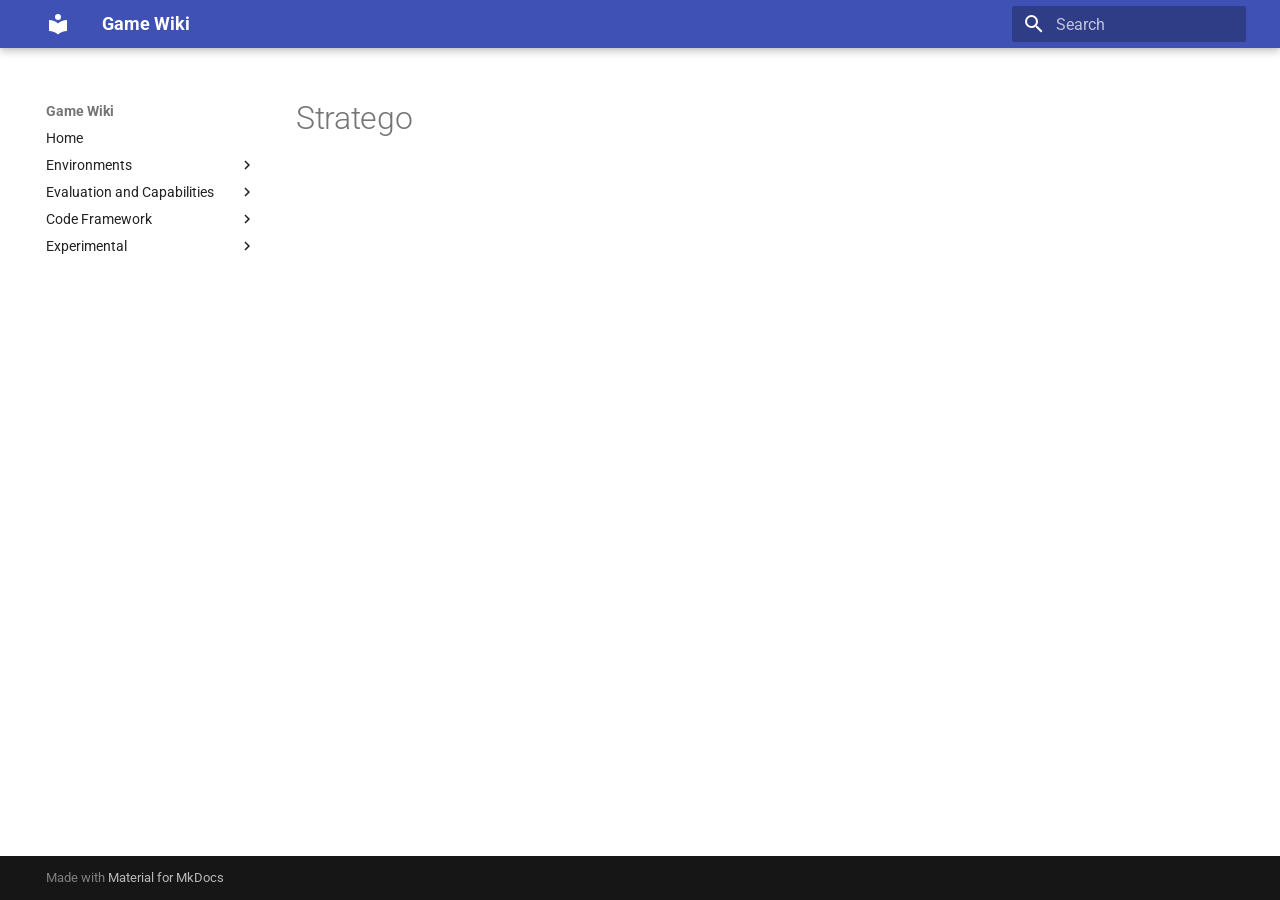
<file: environments/stratego/stratego/index.html>
<!doctype html>
<html lang="en" class="no-js">
  <head>
    
      <meta charset="utf-8">
      <meta name="viewport" content="width=device-width,initial-scale=1">
      
      
      
      
      
      
      <link rel="icon" href="../../../assets/images/favicon.png">
      <meta name="generator" content="mkdocs-1.6.1, mkdocs-material-9.5.49">
    
    
      
        <title>Stratego - Game Wiki</title>
      
    
    
      <link rel="stylesheet" href="../../../assets/stylesheets/main.6f8fc17f.min.css">
      
      


    
    
      
    
    
      
        
        
        <link rel="preconnect" href="https://fonts.gstatic.com" crossorigin>
        <link rel="stylesheet" href="https://fonts.googleapis.com/css?family=Roboto:300,300i,400,400i,700,700i%7CRoboto+Mono:400,400i,700,700i&display=fallback">
        <style>:root{--md-text-font:"Roboto";--md-code-font:"Roboto Mono"}</style>
      
    
    
    <script>__md_scope=new URL("../../..",location),__md_hash=e=>[...e].reduce(((e,_)=>(e<<5)-e+_.charCodeAt(0)),0),__md_get=(e,_=localStorage,t=__md_scope)=>JSON.parse(_.getItem(t.pathname+"."+e)),__md_set=(e,_,t=localStorage,a=__md_scope)=>{try{t.setItem(a.pathname+"."+e,JSON.stringify(_))}catch(e){}}</script>
    
      

    
    
    
  </head>
  
  
    <body dir="ltr">
  
    
    <input class="md-toggle" data-md-toggle="drawer" type="checkbox" id="__drawer" autocomplete="off">
    <input class="md-toggle" data-md-toggle="search" type="checkbox" id="__search" autocomplete="off">
    <label class="md-overlay" for="__drawer"></label>
    <div data-md-component="skip">
      
    </div>
    <div data-md-component="announce">
      
    </div>
    
    
      

  

<header class="md-header md-header--shadow" data-md-component="header">
  <nav class="md-header__inner md-grid" aria-label="Header">
    <a href="../../.." title="Game Wiki" class="md-header__button md-logo" aria-label="Game Wiki" data-md-component="logo">
      
  
  <svg xmlns="http://www.w3.org/2000/svg" viewBox="0 0 24 24"><path d="M12 8a3 3 0 0 0 3-3 3 3 0 0 0-3-3 3 3 0 0 0-3 3 3 3 0 0 0 3 3m0 3.54C9.64 9.35 6.5 8 3 8v11c3.5 0 6.64 1.35 9 3.54 2.36-2.19 5.5-3.54 9-3.54V8c-3.5 0-6.64 1.35-9 3.54"/></svg>

    </a>
    <label class="md-header__button md-icon" for="__drawer">
      
      <svg xmlns="http://www.w3.org/2000/svg" viewBox="0 0 24 24"><path d="M3 6h18v2H3zm0 5h18v2H3zm0 5h18v2H3z"/></svg>
    </label>
    <div class="md-header__title" data-md-component="header-title">
      <div class="md-header__ellipsis">
        <div class="md-header__topic">
          <span class="md-ellipsis">
            Game Wiki
          </span>
        </div>
        <div class="md-header__topic" data-md-component="header-topic">
          <span class="md-ellipsis">
            
              Stratego
            
          </span>
        </div>
      </div>
    </div>
    
    
      <script>var palette=__md_get("__palette");if(palette&&palette.color){if("(prefers-color-scheme)"===palette.color.media){var media=matchMedia("(prefers-color-scheme: light)"),input=document.querySelector(media.matches?"[data-md-color-media='(prefers-color-scheme: light)']":"[data-md-color-media='(prefers-color-scheme: dark)']");palette.color.media=input.getAttribute("data-md-color-media"),palette.color.scheme=input.getAttribute("data-md-color-scheme"),palette.color.primary=input.getAttribute("data-md-color-primary"),palette.color.accent=input.getAttribute("data-md-color-accent")}for(var[key,value]of Object.entries(palette.color))document.body.setAttribute("data-md-color-"+key,value)}</script>
    
    
    
      <label class="md-header__button md-icon" for="__search">
        
        <svg xmlns="http://www.w3.org/2000/svg" viewBox="0 0 24 24"><path d="M9.5 3A6.5 6.5 0 0 1 16 9.5c0 1.61-.59 3.09-1.56 4.23l.27.27h.79l5 5-1.5 1.5-5-5v-.79l-.27-.27A6.52 6.52 0 0 1 9.5 16 6.5 6.5 0 0 1 3 9.5 6.5 6.5 0 0 1 9.5 3m0 2C7 5 5 7 5 9.5S7 14 9.5 14 14 12 14 9.5 12 5 9.5 5"/></svg>
      </label>
      <div class="md-search" data-md-component="search" role="dialog">
  <label class="md-search__overlay" for="__search"></label>
  <div class="md-search__inner" role="search">
    <form class="md-search__form" name="search">
      <input type="text" class="md-search__input" name="query" aria-label="Search" placeholder="Search" autocapitalize="off" autocorrect="off" autocomplete="off" spellcheck="false" data-md-component="search-query" required>
      <label class="md-search__icon md-icon" for="__search">
        
        <svg xmlns="http://www.w3.org/2000/svg" viewBox="0 0 24 24"><path d="M9.5 3A6.5 6.5 0 0 1 16 9.5c0 1.61-.59 3.09-1.56 4.23l.27.27h.79l5 5-1.5 1.5-5-5v-.79l-.27-.27A6.52 6.52 0 0 1 9.5 16 6.5 6.5 0 0 1 3 9.5 6.5 6.5 0 0 1 9.5 3m0 2C7 5 5 7 5 9.5S7 14 9.5 14 14 12 14 9.5 12 5 9.5 5"/></svg>
        
        <svg xmlns="http://www.w3.org/2000/svg" viewBox="0 0 24 24"><path d="M20 11v2H8l5.5 5.5-1.42 1.42L4.16 12l7.92-7.92L13.5 5.5 8 11z"/></svg>
      </label>
      <nav class="md-search__options" aria-label="Search">
        
        <button type="reset" class="md-search__icon md-icon" title="Clear" aria-label="Clear" tabindex="-1">
          
          <svg xmlns="http://www.w3.org/2000/svg" viewBox="0 0 24 24"><path d="M19 6.41 17.59 5 12 10.59 6.41 5 5 6.41 10.59 12 5 17.59 6.41 19 12 13.41 17.59 19 19 17.59 13.41 12z"/></svg>
        </button>
      </nav>
      
    </form>
    <div class="md-search__output">
      <div class="md-search__scrollwrap" tabindex="0" data-md-scrollfix>
        <div class="md-search-result" data-md-component="search-result">
          <div class="md-search-result__meta">
            Initializing search
          </div>
          <ol class="md-search-result__list" role="presentation"></ol>
        </div>
      </div>
    </div>
  </div>
</div>
    
    
  </nav>
  
</header>
    
    <div class="md-container" data-md-component="container">
      
      
        
          
        
      
      <main class="md-main" data-md-component="main">
        <div class="md-main__inner md-grid">
          
            
              
              <div class="md-sidebar md-sidebar--primary" data-md-component="sidebar" data-md-type="navigation" >
                <div class="md-sidebar__scrollwrap">
                  <div class="md-sidebar__inner">
                    



<nav class="md-nav md-nav--primary" aria-label="Navigation" data-md-level="0">
  <label class="md-nav__title" for="__drawer">
    <a href="../../.." title="Game Wiki" class="md-nav__button md-logo" aria-label="Game Wiki" data-md-component="logo">
      
  
  <svg xmlns="http://www.w3.org/2000/svg" viewBox="0 0 24 24"><path d="M12 8a3 3 0 0 0 3-3 3 3 0 0 0-3-3 3 3 0 0 0-3 3 3 3 0 0 0 3 3m0 3.54C9.64 9.35 6.5 8 3 8v11c3.5 0 6.64 1.35 9 3.54 2.36-2.19 5.5-3.54 9-3.54V8c-3.5 0-6.64 1.35-9 3.54"/></svg>

    </a>
    Game Wiki
  </label>
  
  <ul class="md-nav__list" data-md-scrollfix>
    
      
      
  
  
  
  
    <li class="md-nav__item">
      <a href="../../.." class="md-nav__link">
        
  
  <span class="md-ellipsis">
    Home
  </span>
  

      </a>
    </li>
  

    
      
      
  
  
  
  
    
    
    
    
    <li class="md-nav__item md-nav__item--nested">
      
        
        
        <input class="md-nav__toggle md-toggle " type="checkbox" id="__nav_2" >
        
          
          <label class="md-nav__link" for="__nav_2" id="__nav_2_label" tabindex="0">
            
  
  <span class="md-ellipsis">
    Environments
  </span>
  

            <span class="md-nav__icon md-icon"></span>
          </label>
        
        <nav class="md-nav" data-md-level="1" aria-labelledby="__nav_2_label" aria-expanded="false">
          <label class="md-nav__title" for="__nav_2">
            <span class="md-nav__icon md-icon"></span>
            Environments
          </label>
          <ul class="md-nav__list" data-md-scrollfix>
            
              
                
  
  
  
  
    <li class="md-nav__item">
      <a href="../../environments/" class="md-nav__link">
        
  
  <span class="md-ellipsis">
    Environments
  </span>
  

      </a>
    </li>
  

              
            
              
                
  
  
  
  
    <li class="md-nav__item">
      <a href="../../starcraft2/starcraft2/" class="md-nav__link">
        
  
  <span class="md-ellipsis">
    Starcraft II
  </span>
  

      </a>
    </li>
  

              
            
              
                
  
  
  
  
    <li class="md-nav__item">
      <a href="../../civ/civ/" class="md-nav__link">
        
  
  <span class="md-ellipsis">
    Civilization
  </span>
  

      </a>
    </li>
  

              
            
              
                
  
  
  
  
    <li class="md-nav__item">
      <a href="../../street_fighter/street_fighter/" class="md-nav__link">
        
  
  <span class="md-ellipsis">
    Street Fighter III
  </span>
  

      </a>
    </li>
  

              
            
              
                
  
  
  
  
    <li class="md-nav__item">
      <a href="../../diplomacy/diplomacy/" class="md-nav__link">
        
  
  <span class="md-ellipsis">
    Diplomacy
  </span>
  

      </a>
    </li>
  

              
            
              
                
  
  
  
  
    <li class="md-nav__item">
      <a href="../../werewolf/werewolf/" class="md-nav__link">
        
  
  <span class="md-ellipsis">
    Werewolf
  </span>
  

      </a>
    </li>
  

              
            
              
                
  
  
  
  
    <li class="md-nav__item">
      <a href="../../startego/startego.md" class="md-nav__link">
        
  
  <span class="md-ellipsis">
    Stratego
  </span>
  

      </a>
    </li>
  

              
            
          </ul>
        </nav>
      
    </li>
  

    
      
      
  
  
  
  
    
    
    
    
    <li class="md-nav__item md-nav__item--nested">
      
        
        
        <input class="md-nav__toggle md-toggle " type="checkbox" id="__nav_3" >
        
          
          <label class="md-nav__link" for="__nav_3" id="__nav_3_label" tabindex="0">
            
  
  <span class="md-ellipsis">
    Evaluation and Capabilities
  </span>
  

            <span class="md-nav__icon md-icon"></span>
          </label>
        
        <nav class="md-nav" data-md-level="1" aria-labelledby="__nav_3_label" aria-expanded="false">
          <label class="md-nav__title" for="__nav_3">
            <span class="md-nav__icon md-icon"></span>
            Evaluation and Capabilities
          </label>
          <ul class="md-nav__list" data-md-scrollfix>
            
              
                
  
  
  
  
    <li class="md-nav__item">
      <a href="../../../evaluation_and_capabilities/evaluation_and_capabilities/" class="md-nav__link">
        
  
  <span class="md-ellipsis">
    Evaluation and capabilities
  </span>
  

      </a>
    </li>
  

              
            
              
                
  
  
  
  
    <li class="md-nav__item">
      <a href="../../../evaluation_and_capabilities/performance.md" class="md-nav__link">
        
  
  <span class="md-ellipsis">
    Performance Metrics
  </span>
  

      </a>
    </li>
  

              
            
              
                
  
  
  
  
    <li class="md-nav__item">
      <a href="../../../evaluation_and_capabilities/multi_agent_interaction.md" class="md-nav__link">
        
  
  <span class="md-ellipsis">
    Multi-agent Interaction
  </span>
  

      </a>
    </li>
  

              
            
              
                
  
  
  
  
    <li class="md-nav__item">
      <a href="../../../evaluation_and_capabilities/complex_task_handling.md" class="md-nav__link">
        
  
  <span class="md-ellipsis">
    Complex Task Handling
  </span>
  

      </a>
    </li>
  

              
            
              
                
  
  
  
  
    <li class="md-nav__item">
      <a href="../../../evaluation_and_capabilities/benchmarks.md" class="md-nav__link">
        
  
  <span class="md-ellipsis">
    Benchmarks
  </span>
  

      </a>
    </li>
  

              
            
              
                
  
  
  
  
    <li class="md-nav__item">
      <a href="../../../evaluation_and_capabilities/capabilities.md" class="md-nav__link">
        
  
  <span class="md-ellipsis">
    Capabilities
  </span>
  

      </a>
    </li>
  

              
            
          </ul>
        </nav>
      
    </li>
  

    
      
      
  
  
  
  
    
    
    
    
    <li class="md-nav__item md-nav__item--nested">
      
        
        
        <input class="md-nav__toggle md-toggle " type="checkbox" id="__nav_4" >
        
          
          <label class="md-nav__link" for="__nav_4" id="__nav_4_label" tabindex="0">
            
  
  <span class="md-ellipsis">
    Code Framework
  </span>
  

            <span class="md-nav__icon md-icon"></span>
          </label>
        
        <nav class="md-nav" data-md-level="1" aria-labelledby="__nav_4_label" aria-expanded="false">
          <label class="md-nav__title" for="__nav_4">
            <span class="md-nav__icon md-icon"></span>
            Code Framework
          </label>
          <ul class="md-nav__list" data-md-scrollfix>
            
              
                
  
  
  
  
    <li class="md-nav__item">
      <a href="../../../code_framework/code_framework/" class="md-nav__link">
        
  
  <span class="md-ellipsis">
    Code framework
  </span>
  

      </a>
    </li>
  

              
            
              
                
  
  
  
  
    <li class="md-nav__item">
      <a href="../../../code_framework/gym_interface.md" class="md-nav__link">
        
  
  <span class="md-ellipsis">
    Gym Interface
  </span>
  

      </a>
    </li>
  

              
            
          </ul>
        </nav>
      
    </li>
  

    
      
      
  
  
  
  
    
    
    
    
    <li class="md-nav__item md-nav__item--nested">
      
        
        
        <input class="md-nav__toggle md-toggle " type="checkbox" id="__nav_5" >
        
          
          <label class="md-nav__link" for="__nav_5" id="__nav_5_label" tabindex="0">
            
  
  <span class="md-ellipsis">
    Experimental
  </span>
  

            <span class="md-nav__icon md-icon"></span>
          </label>
        
        <nav class="md-nav" data-md-level="1" aria-labelledby="__nav_5_label" aria-expanded="false">
          <label class="md-nav__title" for="__nav_5">
            <span class="md-nav__icon md-icon"></span>
            Experimental
          </label>
          <ul class="md-nav__list" data-md-scrollfix>
            
              
                
  
  
  
  
    <li class="md-nav__item">
      <a href="../../../experimental/experimental_setup.md" class="md-nav__link">
        
  
  <span class="md-ellipsis">
    None
  </span>
  

      </a>
    </li>
  

              
            
              
                
  
  
  
  
    <li class="md-nav__item">
      <a href="../../../experimental/experimental_setup/experimental_setup/" class="md-nav__link">
        
  
  <span class="md-ellipsis">
    Experimental Setup
  </span>
  

      </a>
    </li>
  

              
            
              
                
  
  
  
  
    <li class="md-nav__item">
      <a href="../../../experimental/experimental_result/experimental_result/" class="md-nav__link">
        
  
  <span class="md-ellipsis">
    Experimental Result
  </span>
  

      </a>
    </li>
  

              
            
          </ul>
        </nav>
      
    </li>
  

    
  </ul>
</nav>
                  </div>
                </div>
              </div>
            
            
              
              <div class="md-sidebar md-sidebar--secondary" data-md-component="sidebar" data-md-type="toc" >
                <div class="md-sidebar__scrollwrap">
                  <div class="md-sidebar__inner">
                    

<nav class="md-nav md-nav--secondary" aria-label="Table of contents">
  
  
  
  
</nav>
                  </div>
                </div>
              </div>
            
          
          
            <div class="md-content" data-md-component="content">
              <article class="md-content__inner md-typeset">
                
                  


  <h1>Stratego</h1>














                
              </article>
            </div>
          
          
<script>var target=document.getElementById(location.hash.slice(1));target&&target.name&&(target.checked=target.name.startsWith("__tabbed_"))</script>
        </div>
        
      </main>
      
        <footer class="md-footer">
  
  <div class="md-footer-meta md-typeset">
    <div class="md-footer-meta__inner md-grid">
      <div class="md-copyright">
  
  
    Made with
    <a href="https://squidfunk.github.io/mkdocs-material/" target="_blank" rel="noopener">
      Material for MkDocs
    </a>
  
</div>
      
    </div>
  </div>
</footer>
      
    </div>
    <div class="md-dialog" data-md-component="dialog">
      <div class="md-dialog__inner md-typeset"></div>
    </div>
    
    
    <script id="__config" type="application/json">{"base": "../../..", "features": [], "search": "../../../assets/javascripts/workers/search.6ce7567c.min.js", "translations": {"clipboard.copied": "Copied to clipboard", "clipboard.copy": "Copy to clipboard", "search.result.more.one": "1 more on this page", "search.result.more.other": "# more on this page", "search.result.none": "No matching documents", "search.result.one": "1 matching document", "search.result.other": "# matching documents", "search.result.placeholder": "Type to start searching", "search.result.term.missing": "Missing", "select.version": "Select version"}}</script>
    
    
      <script src="../../../assets/javascripts/bundle.88dd0f4e.min.js"></script>
      
    
  </body>
</html>
</file>
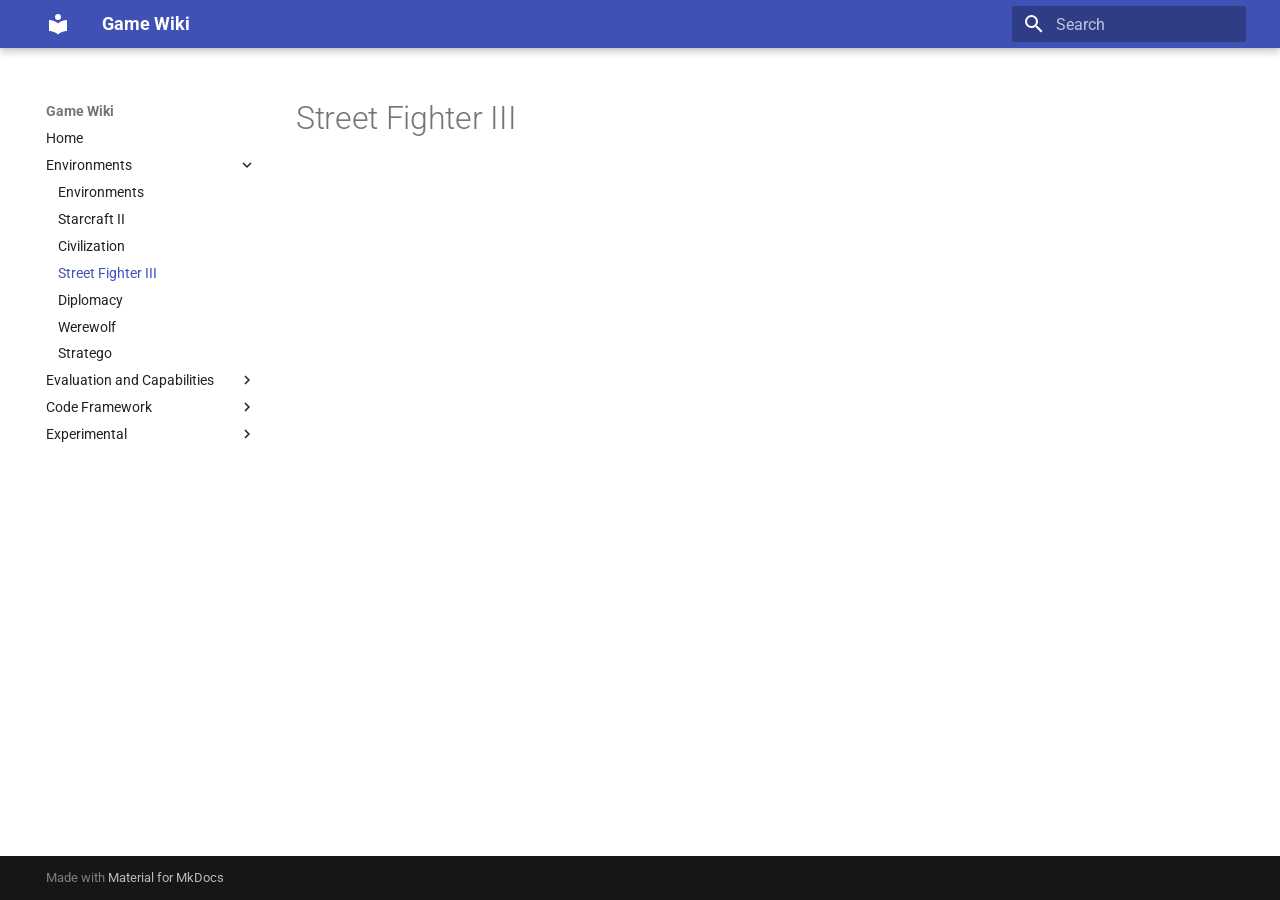
<file: environments/street_fighter/street_fighter/index.html>
<!doctype html>
<html lang="en" class="no-js">
  <head>
    
      <meta charset="utf-8">
      <meta name="viewport" content="width=device-width,initial-scale=1">
      
      
      
      
        <link rel="prev" href="../../civ/civ/">
      
      
        <link rel="next" href="../../diplomacy/diplomacy/">
      
      
      <link rel="icon" href="../../../assets/images/favicon.png">
      <meta name="generator" content="mkdocs-1.6.1, mkdocs-material-9.5.49">
    
    
      
        <title>Street Fighter III - Game Wiki</title>
      
    
    
      <link rel="stylesheet" href="../../../assets/stylesheets/main.6f8fc17f.min.css">
      
      


    
    
      
    
    
      
        
        
        <link rel="preconnect" href="https://fonts.gstatic.com" crossorigin>
        <link rel="stylesheet" href="https://fonts.googleapis.com/css?family=Roboto:300,300i,400,400i,700,700i%7CRoboto+Mono:400,400i,700,700i&display=fallback">
        <style>:root{--md-text-font:"Roboto";--md-code-font:"Roboto Mono"}</style>
      
    
    
    <script>__md_scope=new URL("../../..",location),__md_hash=e=>[...e].reduce(((e,_)=>(e<<5)-e+_.charCodeAt(0)),0),__md_get=(e,_=localStorage,t=__md_scope)=>JSON.parse(_.getItem(t.pathname+"."+e)),__md_set=(e,_,t=localStorage,a=__md_scope)=>{try{t.setItem(a.pathname+"."+e,JSON.stringify(_))}catch(e){}}</script>
    
      

    
    
    
  </head>
  
  
    <body dir="ltr">
  
    
    <input class="md-toggle" data-md-toggle="drawer" type="checkbox" id="__drawer" autocomplete="off">
    <input class="md-toggle" data-md-toggle="search" type="checkbox" id="__search" autocomplete="off">
    <label class="md-overlay" for="__drawer"></label>
    <div data-md-component="skip">
      
    </div>
    <div data-md-component="announce">
      
    </div>
    
    
      

  

<header class="md-header md-header--shadow" data-md-component="header">
  <nav class="md-header__inner md-grid" aria-label="Header">
    <a href="../../.." title="Game Wiki" class="md-header__button md-logo" aria-label="Game Wiki" data-md-component="logo">
      
  
  <svg xmlns="http://www.w3.org/2000/svg" viewBox="0 0 24 24"><path d="M12 8a3 3 0 0 0 3-3 3 3 0 0 0-3-3 3 3 0 0 0-3 3 3 3 0 0 0 3 3m0 3.54C9.64 9.35 6.5 8 3 8v11c3.5 0 6.64 1.35 9 3.54 2.36-2.19 5.5-3.54 9-3.54V8c-3.5 0-6.64 1.35-9 3.54"/></svg>

    </a>
    <label class="md-header__button md-icon" for="__drawer">
      
      <svg xmlns="http://www.w3.org/2000/svg" viewBox="0 0 24 24"><path d="M3 6h18v2H3zm0 5h18v2H3zm0 5h18v2H3z"/></svg>
    </label>
    <div class="md-header__title" data-md-component="header-title">
      <div class="md-header__ellipsis">
        <div class="md-header__topic">
          <span class="md-ellipsis">
            Game Wiki
          </span>
        </div>
        <div class="md-header__topic" data-md-component="header-topic">
          <span class="md-ellipsis">
            
              Street Fighter III
            
          </span>
        </div>
      </div>
    </div>
    
    
      <script>var palette=__md_get("__palette");if(palette&&palette.color){if("(prefers-color-scheme)"===palette.color.media){var media=matchMedia("(prefers-color-scheme: light)"),input=document.querySelector(media.matches?"[data-md-color-media='(prefers-color-scheme: light)']":"[data-md-color-media='(prefers-color-scheme: dark)']");palette.color.media=input.getAttribute("data-md-color-media"),palette.color.scheme=input.getAttribute("data-md-color-scheme"),palette.color.primary=input.getAttribute("data-md-color-primary"),palette.color.accent=input.getAttribute("data-md-color-accent")}for(var[key,value]of Object.entries(palette.color))document.body.setAttribute("data-md-color-"+key,value)}</script>
    
    
    
      <label class="md-header__button md-icon" for="__search">
        
        <svg xmlns="http://www.w3.org/2000/svg" viewBox="0 0 24 24"><path d="M9.5 3A6.5 6.5 0 0 1 16 9.5c0 1.61-.59 3.09-1.56 4.23l.27.27h.79l5 5-1.5 1.5-5-5v-.79l-.27-.27A6.52 6.52 0 0 1 9.5 16 6.5 6.5 0 0 1 3 9.5 6.5 6.5 0 0 1 9.5 3m0 2C7 5 5 7 5 9.5S7 14 9.5 14 14 12 14 9.5 12 5 9.5 5"/></svg>
      </label>
      <div class="md-search" data-md-component="search" role="dialog">
  <label class="md-search__overlay" for="__search"></label>
  <div class="md-search__inner" role="search">
    <form class="md-search__form" name="search">
      <input type="text" class="md-search__input" name="query" aria-label="Search" placeholder="Search" autocapitalize="off" autocorrect="off" autocomplete="off" spellcheck="false" data-md-component="search-query" required>
      <label class="md-search__icon md-icon" for="__search">
        
        <svg xmlns="http://www.w3.org/2000/svg" viewBox="0 0 24 24"><path d="M9.5 3A6.5 6.5 0 0 1 16 9.5c0 1.61-.59 3.09-1.56 4.23l.27.27h.79l5 5-1.5 1.5-5-5v-.79l-.27-.27A6.52 6.52 0 0 1 9.5 16 6.5 6.5 0 0 1 3 9.5 6.5 6.5 0 0 1 9.5 3m0 2C7 5 5 7 5 9.5S7 14 9.5 14 14 12 14 9.5 12 5 9.5 5"/></svg>
        
        <svg xmlns="http://www.w3.org/2000/svg" viewBox="0 0 24 24"><path d="M20 11v2H8l5.5 5.5-1.42 1.42L4.16 12l7.92-7.92L13.5 5.5 8 11z"/></svg>
      </label>
      <nav class="md-search__options" aria-label="Search">
        
        <button type="reset" class="md-search__icon md-icon" title="Clear" aria-label="Clear" tabindex="-1">
          
          <svg xmlns="http://www.w3.org/2000/svg" viewBox="0 0 24 24"><path d="M19 6.41 17.59 5 12 10.59 6.41 5 5 6.41 10.59 12 5 17.59 6.41 19 12 13.41 17.59 19 19 17.59 13.41 12z"/></svg>
        </button>
      </nav>
      
    </form>
    <div class="md-search__output">
      <div class="md-search__scrollwrap" tabindex="0" data-md-scrollfix>
        <div class="md-search-result" data-md-component="search-result">
          <div class="md-search-result__meta">
            Initializing search
          </div>
          <ol class="md-search-result__list" role="presentation"></ol>
        </div>
      </div>
    </div>
  </div>
</div>
    
    
  </nav>
  
</header>
    
    <div class="md-container" data-md-component="container">
      
      
        
          
        
      
      <main class="md-main" data-md-component="main">
        <div class="md-main__inner md-grid">
          
            
              
              <div class="md-sidebar md-sidebar--primary" data-md-component="sidebar" data-md-type="navigation" >
                <div class="md-sidebar__scrollwrap">
                  <div class="md-sidebar__inner">
                    



<nav class="md-nav md-nav--primary" aria-label="Navigation" data-md-level="0">
  <label class="md-nav__title" for="__drawer">
    <a href="../../.." title="Game Wiki" class="md-nav__button md-logo" aria-label="Game Wiki" data-md-component="logo">
      
  
  <svg xmlns="http://www.w3.org/2000/svg" viewBox="0 0 24 24"><path d="M12 8a3 3 0 0 0 3-3 3 3 0 0 0-3-3 3 3 0 0 0-3 3 3 3 0 0 0 3 3m0 3.54C9.64 9.35 6.5 8 3 8v11c3.5 0 6.64 1.35 9 3.54 2.36-2.19 5.5-3.54 9-3.54V8c-3.5 0-6.64 1.35-9 3.54"/></svg>

    </a>
    Game Wiki
  </label>
  
  <ul class="md-nav__list" data-md-scrollfix>
    
      
      
  
  
  
  
    <li class="md-nav__item">
      <a href="../../.." class="md-nav__link">
        
  
  <span class="md-ellipsis">
    Home
  </span>
  

      </a>
    </li>
  

    
      
      
  
  
    
  
  
  
    
    
    
    
    <li class="md-nav__item md-nav__item--active md-nav__item--nested">
      
        
        
        <input class="md-nav__toggle md-toggle " type="checkbox" id="__nav_2" checked>
        
          
          <label class="md-nav__link" for="__nav_2" id="__nav_2_label" tabindex="0">
            
  
  <span class="md-ellipsis">
    Environments
  </span>
  

            <span class="md-nav__icon md-icon"></span>
          </label>
        
        <nav class="md-nav" data-md-level="1" aria-labelledby="__nav_2_label" aria-expanded="true">
          <label class="md-nav__title" for="__nav_2">
            <span class="md-nav__icon md-icon"></span>
            Environments
          </label>
          <ul class="md-nav__list" data-md-scrollfix>
            
              
                
  
  
  
  
    <li class="md-nav__item">
      <a href="../../environments/" class="md-nav__link">
        
  
  <span class="md-ellipsis">
    Environments
  </span>
  

      </a>
    </li>
  

              
            
              
                
  
  
  
  
    <li class="md-nav__item">
      <a href="../../starcraft2/starcraft2/" class="md-nav__link">
        
  
  <span class="md-ellipsis">
    Starcraft II
  </span>
  

      </a>
    </li>
  

              
            
              
                
  
  
  
  
    <li class="md-nav__item">
      <a href="../../civ/civ/" class="md-nav__link">
        
  
  <span class="md-ellipsis">
    Civilization
  </span>
  

      </a>
    </li>
  

              
            
              
                
  
  
    
  
  
  
    <li class="md-nav__item md-nav__item--active">
      
      <input class="md-nav__toggle md-toggle" type="checkbox" id="__toc">
      
      
      
      <a href="./" class="md-nav__link md-nav__link--active">
        
  
  <span class="md-ellipsis">
    Street Fighter III
  </span>
  

      </a>
      
    </li>
  

              
            
              
                
  
  
  
  
    <li class="md-nav__item">
      <a href="../../diplomacy/diplomacy/" class="md-nav__link">
        
  
  <span class="md-ellipsis">
    Diplomacy
  </span>
  

      </a>
    </li>
  

              
            
              
                
  
  
  
  
    <li class="md-nav__item">
      <a href="../../werewolf/werewolf/" class="md-nav__link">
        
  
  <span class="md-ellipsis">
    Werewolf
  </span>
  

      </a>
    </li>
  

              
            
              
                
  
  
  
  
    <li class="md-nav__item">
      <a href="../../startego/startego.md" class="md-nav__link">
        
  
  <span class="md-ellipsis">
    Stratego
  </span>
  

      </a>
    </li>
  

              
            
          </ul>
        </nav>
      
    </li>
  

    
      
      
  
  
  
  
    
    
    
    
    <li class="md-nav__item md-nav__item--nested">
      
        
        
        <input class="md-nav__toggle md-toggle " type="checkbox" id="__nav_3" >
        
          
          <label class="md-nav__link" for="__nav_3" id="__nav_3_label" tabindex="0">
            
  
  <span class="md-ellipsis">
    Evaluation and Capabilities
  </span>
  

            <span class="md-nav__icon md-icon"></span>
          </label>
        
        <nav class="md-nav" data-md-level="1" aria-labelledby="__nav_3_label" aria-expanded="false">
          <label class="md-nav__title" for="__nav_3">
            <span class="md-nav__icon md-icon"></span>
            Evaluation and Capabilities
          </label>
          <ul class="md-nav__list" data-md-scrollfix>
            
              
                
  
  
  
  
    <li class="md-nav__item">
      <a href="../../../evaluation_and_capabilities/evaluation_and_capabilities/" class="md-nav__link">
        
  
  <span class="md-ellipsis">
    Evaluation and capabilities
  </span>
  

      </a>
    </li>
  

              
            
              
                
  
  
  
  
    <li class="md-nav__item">
      <a href="../../../evaluation_and_capabilities/performance.md" class="md-nav__link">
        
  
  <span class="md-ellipsis">
    Performance Metrics
  </span>
  

      </a>
    </li>
  

              
            
              
                
  
  
  
  
    <li class="md-nav__item">
      <a href="../../../evaluation_and_capabilities/multi_agent_interaction.md" class="md-nav__link">
        
  
  <span class="md-ellipsis">
    Multi-agent Interaction
  </span>
  

      </a>
    </li>
  

              
            
              
                
  
  
  
  
    <li class="md-nav__item">
      <a href="../../../evaluation_and_capabilities/complex_task_handling.md" class="md-nav__link">
        
  
  <span class="md-ellipsis">
    Complex Task Handling
  </span>
  

      </a>
    </li>
  

              
            
              
                
  
  
  
  
    <li class="md-nav__item">
      <a href="../../../evaluation_and_capabilities/benchmarks.md" class="md-nav__link">
        
  
  <span class="md-ellipsis">
    Benchmarks
  </span>
  

      </a>
    </li>
  

              
            
              
                
  
  
  
  
    <li class="md-nav__item">
      <a href="../../../evaluation_and_capabilities/capabilities.md" class="md-nav__link">
        
  
  <span class="md-ellipsis">
    Capabilities
  </span>
  

      </a>
    </li>
  

              
            
          </ul>
        </nav>
      
    </li>
  

    
      
      
  
  
  
  
    
    
    
    
    <li class="md-nav__item md-nav__item--nested">
      
        
        
        <input class="md-nav__toggle md-toggle " type="checkbox" id="__nav_4" >
        
          
          <label class="md-nav__link" for="__nav_4" id="__nav_4_label" tabindex="0">
            
  
  <span class="md-ellipsis">
    Code Framework
  </span>
  

            <span class="md-nav__icon md-icon"></span>
          </label>
        
        <nav class="md-nav" data-md-level="1" aria-labelledby="__nav_4_label" aria-expanded="false">
          <label class="md-nav__title" for="__nav_4">
            <span class="md-nav__icon md-icon"></span>
            Code Framework
          </label>
          <ul class="md-nav__list" data-md-scrollfix>
            
              
                
  
  
  
  
    <li class="md-nav__item">
      <a href="../../../code_framework/code_framework/" class="md-nav__link">
        
  
  <span class="md-ellipsis">
    Code framework
  </span>
  

      </a>
    </li>
  

              
            
              
                
  
  
  
  
    <li class="md-nav__item">
      <a href="../../../code_framework/gym_interface.md" class="md-nav__link">
        
  
  <span class="md-ellipsis">
    Gym Interface
  </span>
  

      </a>
    </li>
  

              
            
          </ul>
        </nav>
      
    </li>
  

    
      
      
  
  
  
  
    
    
    
    
    <li class="md-nav__item md-nav__item--nested">
      
        
        
        <input class="md-nav__toggle md-toggle " type="checkbox" id="__nav_5" >
        
          
          <label class="md-nav__link" for="__nav_5" id="__nav_5_label" tabindex="0">
            
  
  <span class="md-ellipsis">
    Experimental
  </span>
  

            <span class="md-nav__icon md-icon"></span>
          </label>
        
        <nav class="md-nav" data-md-level="1" aria-labelledby="__nav_5_label" aria-expanded="false">
          <label class="md-nav__title" for="__nav_5">
            <span class="md-nav__icon md-icon"></span>
            Experimental
          </label>
          <ul class="md-nav__list" data-md-scrollfix>
            
              
                
  
  
  
  
    <li class="md-nav__item">
      <a href="../../../experimental/experimental_setup.md" class="md-nav__link">
        
  
  <span class="md-ellipsis">
    None
  </span>
  

      </a>
    </li>
  

              
            
              
                
  
  
  
  
    <li class="md-nav__item">
      <a href="../../../experimental/experimental_setup/experimental_setup/" class="md-nav__link">
        
  
  <span class="md-ellipsis">
    Experimental Setup
  </span>
  

      </a>
    </li>
  

              
            
              
                
  
  
  
  
    <li class="md-nav__item">
      <a href="../../../experimental/experimental_result/experimental_result/" class="md-nav__link">
        
  
  <span class="md-ellipsis">
    Experimental Result
  </span>
  

      </a>
    </li>
  

              
            
          </ul>
        </nav>
      
    </li>
  

    
  </ul>
</nav>
                  </div>
                </div>
              </div>
            
            
              
              <div class="md-sidebar md-sidebar--secondary" data-md-component="sidebar" data-md-type="toc" >
                <div class="md-sidebar__scrollwrap">
                  <div class="md-sidebar__inner">
                    

<nav class="md-nav md-nav--secondary" aria-label="Table of contents">
  
  
  
  
</nav>
                  </div>
                </div>
              </div>
            
          
          
            <div class="md-content" data-md-component="content">
              <article class="md-content__inner md-typeset">
                
                  


  <h1>Street Fighter III</h1>














                
              </article>
            </div>
          
          
<script>var target=document.getElementById(location.hash.slice(1));target&&target.name&&(target.checked=target.name.startsWith("__tabbed_"))</script>
        </div>
        
      </main>
      
        <footer class="md-footer">
  
  <div class="md-footer-meta md-typeset">
    <div class="md-footer-meta__inner md-grid">
      <div class="md-copyright">
  
  
    Made with
    <a href="https://squidfunk.github.io/mkdocs-material/" target="_blank" rel="noopener">
      Material for MkDocs
    </a>
  
</div>
      
    </div>
  </div>
</footer>
      
    </div>
    <div class="md-dialog" data-md-component="dialog">
      <div class="md-dialog__inner md-typeset"></div>
    </div>
    
    
    <script id="__config" type="application/json">{"base": "../../..", "features": [], "search": "../../../assets/javascripts/workers/search.6ce7567c.min.js", "translations": {"clipboard.copied": "Copied to clipboard", "clipboard.copy": "Copy to clipboard", "search.result.more.one": "1 more on this page", "search.result.more.other": "# more on this page", "search.result.none": "No matching documents", "search.result.one": "1 matching document", "search.result.other": "# matching documents", "search.result.placeholder": "Type to start searching", "search.result.term.missing": "Missing", "select.version": "Select version"}}</script>
    
    
      <script src="../../../assets/javascripts/bundle.88dd0f4e.min.js"></script>
      
    
  </body>
</html>
</file>
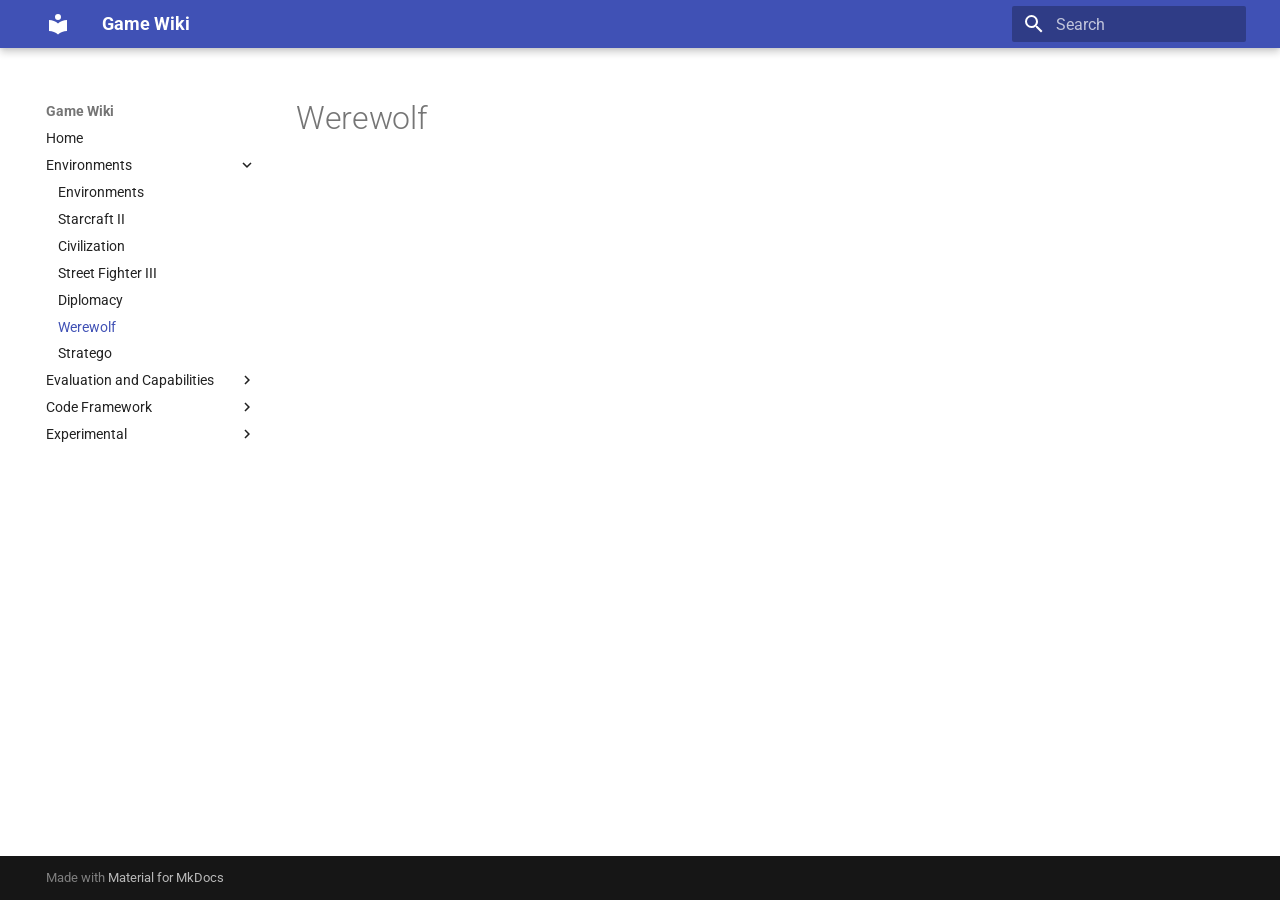
<file: environments/werewolf/werewolf/index.html>
<!doctype html>
<html lang="en" class="no-js">
  <head>
    
      <meta charset="utf-8">
      <meta name="viewport" content="width=device-width,initial-scale=1">
      
      
      
      
        <link rel="prev" href="../../diplomacy/diplomacy/">
      
      
        <link rel="next" href="../../../evaluation_and_capabilities/evaluation_and_capabilities/">
      
      
      <link rel="icon" href="../../../assets/images/favicon.png">
      <meta name="generator" content="mkdocs-1.6.1, mkdocs-material-9.5.49">
    
    
      
        <title>Werewolf - Game Wiki</title>
      
    
    
      <link rel="stylesheet" href="../../../assets/stylesheets/main.6f8fc17f.min.css">
      
      


    
    
      
    
    
      
        
        
        <link rel="preconnect" href="https://fonts.gstatic.com" crossorigin>
        <link rel="stylesheet" href="https://fonts.googleapis.com/css?family=Roboto:300,300i,400,400i,700,700i%7CRoboto+Mono:400,400i,700,700i&display=fallback">
        <style>:root{--md-text-font:"Roboto";--md-code-font:"Roboto Mono"}</style>
      
    
    
    <script>__md_scope=new URL("../../..",location),__md_hash=e=>[...e].reduce(((e,_)=>(e<<5)-e+_.charCodeAt(0)),0),__md_get=(e,_=localStorage,t=__md_scope)=>JSON.parse(_.getItem(t.pathname+"."+e)),__md_set=(e,_,t=localStorage,a=__md_scope)=>{try{t.setItem(a.pathname+"."+e,JSON.stringify(_))}catch(e){}}</script>
    
      

    
    
    
  </head>
  
  
    <body dir="ltr">
  
    
    <input class="md-toggle" data-md-toggle="drawer" type="checkbox" id="__drawer" autocomplete="off">
    <input class="md-toggle" data-md-toggle="search" type="checkbox" id="__search" autocomplete="off">
    <label class="md-overlay" for="__drawer"></label>
    <div data-md-component="skip">
      
    </div>
    <div data-md-component="announce">
      
    </div>
    
    
      

  

<header class="md-header md-header--shadow" data-md-component="header">
  <nav class="md-header__inner md-grid" aria-label="Header">
    <a href="../../.." title="Game Wiki" class="md-header__button md-logo" aria-label="Game Wiki" data-md-component="logo">
      
  
  <svg xmlns="http://www.w3.org/2000/svg" viewBox="0 0 24 24"><path d="M12 8a3 3 0 0 0 3-3 3 3 0 0 0-3-3 3 3 0 0 0-3 3 3 3 0 0 0 3 3m0 3.54C9.64 9.35 6.5 8 3 8v11c3.5 0 6.64 1.35 9 3.54 2.36-2.19 5.5-3.54 9-3.54V8c-3.5 0-6.64 1.35-9 3.54"/></svg>

    </a>
    <label class="md-header__button md-icon" for="__drawer">
      
      <svg xmlns="http://www.w3.org/2000/svg" viewBox="0 0 24 24"><path d="M3 6h18v2H3zm0 5h18v2H3zm0 5h18v2H3z"/></svg>
    </label>
    <div class="md-header__title" data-md-component="header-title">
      <div class="md-header__ellipsis">
        <div class="md-header__topic">
          <span class="md-ellipsis">
            Game Wiki
          </span>
        </div>
        <div class="md-header__topic" data-md-component="header-topic">
          <span class="md-ellipsis">
            
              Werewolf
            
          </span>
        </div>
      </div>
    </div>
    
    
      <script>var palette=__md_get("__palette");if(palette&&palette.color){if("(prefers-color-scheme)"===palette.color.media){var media=matchMedia("(prefers-color-scheme: light)"),input=document.querySelector(media.matches?"[data-md-color-media='(prefers-color-scheme: light)']":"[data-md-color-media='(prefers-color-scheme: dark)']");palette.color.media=input.getAttribute("data-md-color-media"),palette.color.scheme=input.getAttribute("data-md-color-scheme"),palette.color.primary=input.getAttribute("data-md-color-primary"),palette.color.accent=input.getAttribute("data-md-color-accent")}for(var[key,value]of Object.entries(palette.color))document.body.setAttribute("data-md-color-"+key,value)}</script>
    
    
    
      <label class="md-header__button md-icon" for="__search">
        
        <svg xmlns="http://www.w3.org/2000/svg" viewBox="0 0 24 24"><path d="M9.5 3A6.5 6.5 0 0 1 16 9.5c0 1.61-.59 3.09-1.56 4.23l.27.27h.79l5 5-1.5 1.5-5-5v-.79l-.27-.27A6.52 6.52 0 0 1 9.5 16 6.5 6.5 0 0 1 3 9.5 6.5 6.5 0 0 1 9.5 3m0 2C7 5 5 7 5 9.5S7 14 9.5 14 14 12 14 9.5 12 5 9.5 5"/></svg>
      </label>
      <div class="md-search" data-md-component="search" role="dialog">
  <label class="md-search__overlay" for="__search"></label>
  <div class="md-search__inner" role="search">
    <form class="md-search__form" name="search">
      <input type="text" class="md-search__input" name="query" aria-label="Search" placeholder="Search" autocapitalize="off" autocorrect="off" autocomplete="off" spellcheck="false" data-md-component="search-query" required>
      <label class="md-search__icon md-icon" for="__search">
        
        <svg xmlns="http://www.w3.org/2000/svg" viewBox="0 0 24 24"><path d="M9.5 3A6.5 6.5 0 0 1 16 9.5c0 1.61-.59 3.09-1.56 4.23l.27.27h.79l5 5-1.5 1.5-5-5v-.79l-.27-.27A6.52 6.52 0 0 1 9.5 16 6.5 6.5 0 0 1 3 9.5 6.5 6.5 0 0 1 9.5 3m0 2C7 5 5 7 5 9.5S7 14 9.5 14 14 12 14 9.5 12 5 9.5 5"/></svg>
        
        <svg xmlns="http://www.w3.org/2000/svg" viewBox="0 0 24 24"><path d="M20 11v2H8l5.5 5.5-1.42 1.42L4.16 12l7.92-7.92L13.5 5.5 8 11z"/></svg>
      </label>
      <nav class="md-search__options" aria-label="Search">
        
        <button type="reset" class="md-search__icon md-icon" title="Clear" aria-label="Clear" tabindex="-1">
          
          <svg xmlns="http://www.w3.org/2000/svg" viewBox="0 0 24 24"><path d="M19 6.41 17.59 5 12 10.59 6.41 5 5 6.41 10.59 12 5 17.59 6.41 19 12 13.41 17.59 19 19 17.59 13.41 12z"/></svg>
        </button>
      </nav>
      
    </form>
    <div class="md-search__output">
      <div class="md-search__scrollwrap" tabindex="0" data-md-scrollfix>
        <div class="md-search-result" data-md-component="search-result">
          <div class="md-search-result__meta">
            Initializing search
          </div>
          <ol class="md-search-result__list" role="presentation"></ol>
        </div>
      </div>
    </div>
  </div>
</div>
    
    
  </nav>
  
</header>
    
    <div class="md-container" data-md-component="container">
      
      
        
          
        
      
      <main class="md-main" data-md-component="main">
        <div class="md-main__inner md-grid">
          
            
              
              <div class="md-sidebar md-sidebar--primary" data-md-component="sidebar" data-md-type="navigation" >
                <div class="md-sidebar__scrollwrap">
                  <div class="md-sidebar__inner">
                    



<nav class="md-nav md-nav--primary" aria-label="Navigation" data-md-level="0">
  <label class="md-nav__title" for="__drawer">
    <a href="../../.." title="Game Wiki" class="md-nav__button md-logo" aria-label="Game Wiki" data-md-component="logo">
      
  
  <svg xmlns="http://www.w3.org/2000/svg" viewBox="0 0 24 24"><path d="M12 8a3 3 0 0 0 3-3 3 3 0 0 0-3-3 3 3 0 0 0-3 3 3 3 0 0 0 3 3m0 3.54C9.64 9.35 6.5 8 3 8v11c3.5 0 6.64 1.35 9 3.54 2.36-2.19 5.5-3.54 9-3.54V8c-3.5 0-6.64 1.35-9 3.54"/></svg>

    </a>
    Game Wiki
  </label>
  
  <ul class="md-nav__list" data-md-scrollfix>
    
      
      
  
  
  
  
    <li class="md-nav__item">
      <a href="../../.." class="md-nav__link">
        
  
  <span class="md-ellipsis">
    Home
  </span>
  

      </a>
    </li>
  

    
      
      
  
  
    
  
  
  
    
    
    
    
    <li class="md-nav__item md-nav__item--active md-nav__item--nested">
      
        
        
        <input class="md-nav__toggle md-toggle " type="checkbox" id="__nav_2" checked>
        
          
          <label class="md-nav__link" for="__nav_2" id="__nav_2_label" tabindex="0">
            
  
  <span class="md-ellipsis">
    Environments
  </span>
  

            <span class="md-nav__icon md-icon"></span>
          </label>
        
        <nav class="md-nav" data-md-level="1" aria-labelledby="__nav_2_label" aria-expanded="true">
          <label class="md-nav__title" for="__nav_2">
            <span class="md-nav__icon md-icon"></span>
            Environments
          </label>
          <ul class="md-nav__list" data-md-scrollfix>
            
              
                
  
  
  
  
    <li class="md-nav__item">
      <a href="../../environments/" class="md-nav__link">
        
  
  <span class="md-ellipsis">
    Environments
  </span>
  

      </a>
    </li>
  

              
            
              
                
  
  
  
  
    <li class="md-nav__item">
      <a href="../../starcraft2/starcraft2/" class="md-nav__link">
        
  
  <span class="md-ellipsis">
    Starcraft II
  </span>
  

      </a>
    </li>
  

              
            
              
                
  
  
  
  
    <li class="md-nav__item">
      <a href="../../civ/civ/" class="md-nav__link">
        
  
  <span class="md-ellipsis">
    Civilization
  </span>
  

      </a>
    </li>
  

              
            
              
                
  
  
  
  
    <li class="md-nav__item">
      <a href="../../street_fighter/street_fighter/" class="md-nav__link">
        
  
  <span class="md-ellipsis">
    Street Fighter III
  </span>
  

      </a>
    </li>
  

              
            
              
                
  
  
  
  
    <li class="md-nav__item">
      <a href="../../diplomacy/diplomacy/" class="md-nav__link">
        
  
  <span class="md-ellipsis">
    Diplomacy
  </span>
  

      </a>
    </li>
  

              
            
              
                
  
  
    
  
  
  
    <li class="md-nav__item md-nav__item--active">
      
      <input class="md-nav__toggle md-toggle" type="checkbox" id="__toc">
      
      
      
      <a href="./" class="md-nav__link md-nav__link--active">
        
  
  <span class="md-ellipsis">
    Werewolf
  </span>
  

      </a>
      
    </li>
  

              
            
              
                
  
  
  
  
    <li class="md-nav__item">
      <a href="../../startego/startego.md" class="md-nav__link">
        
  
  <span class="md-ellipsis">
    Stratego
  </span>
  

      </a>
    </li>
  

              
            
          </ul>
        </nav>
      
    </li>
  

    
      
      
  
  
  
  
    
    
    
    
    <li class="md-nav__item md-nav__item--nested">
      
        
        
        <input class="md-nav__toggle md-toggle " type="checkbox" id="__nav_3" >
        
          
          <label class="md-nav__link" for="__nav_3" id="__nav_3_label" tabindex="0">
            
  
  <span class="md-ellipsis">
    Evaluation and Capabilities
  </span>
  

            <span class="md-nav__icon md-icon"></span>
          </label>
        
        <nav class="md-nav" data-md-level="1" aria-labelledby="__nav_3_label" aria-expanded="false">
          <label class="md-nav__title" for="__nav_3">
            <span class="md-nav__icon md-icon"></span>
            Evaluation and Capabilities
          </label>
          <ul class="md-nav__list" data-md-scrollfix>
            
              
                
  
  
  
  
    <li class="md-nav__item">
      <a href="../../../evaluation_and_capabilities/evaluation_and_capabilities/" class="md-nav__link">
        
  
  <span class="md-ellipsis">
    Evaluation and capabilities
  </span>
  

      </a>
    </li>
  

              
            
              
                
  
  
  
  
    <li class="md-nav__item">
      <a href="../../../evaluation_and_capabilities/performance.md" class="md-nav__link">
        
  
  <span class="md-ellipsis">
    Performance Metrics
  </span>
  

      </a>
    </li>
  

              
            
              
                
  
  
  
  
    <li class="md-nav__item">
      <a href="../../../evaluation_and_capabilities/multi_agent_interaction.md" class="md-nav__link">
        
  
  <span class="md-ellipsis">
    Multi-agent Interaction
  </span>
  

      </a>
    </li>
  

              
            
              
                
  
  
  
  
    <li class="md-nav__item">
      <a href="../../../evaluation_and_capabilities/complex_task_handling.md" class="md-nav__link">
        
  
  <span class="md-ellipsis">
    Complex Task Handling
  </span>
  

      </a>
    </li>
  

              
            
              
                
  
  
  
  
    <li class="md-nav__item">
      <a href="../../../evaluation_and_capabilities/benchmarks.md" class="md-nav__link">
        
  
  <span class="md-ellipsis">
    Benchmarks
  </span>
  

      </a>
    </li>
  

              
            
              
                
  
  
  
  
    <li class="md-nav__item">
      <a href="../../../evaluation_and_capabilities/capabilities.md" class="md-nav__link">
        
  
  <span class="md-ellipsis">
    Capabilities
  </span>
  

      </a>
    </li>
  

              
            
          </ul>
        </nav>
      
    </li>
  

    
      
      
  
  
  
  
    
    
    
    
    <li class="md-nav__item md-nav__item--nested">
      
        
        
        <input class="md-nav__toggle md-toggle " type="checkbox" id="__nav_4" >
        
          
          <label class="md-nav__link" for="__nav_4" id="__nav_4_label" tabindex="0">
            
  
  <span class="md-ellipsis">
    Code Framework
  </span>
  

            <span class="md-nav__icon md-icon"></span>
          </label>
        
        <nav class="md-nav" data-md-level="1" aria-labelledby="__nav_4_label" aria-expanded="false">
          <label class="md-nav__title" for="__nav_4">
            <span class="md-nav__icon md-icon"></span>
            Code Framework
          </label>
          <ul class="md-nav__list" data-md-scrollfix>
            
              
                
  
  
  
  
    <li class="md-nav__item">
      <a href="../../../code_framework/code_framework/" class="md-nav__link">
        
  
  <span class="md-ellipsis">
    Code framework
  </span>
  

      </a>
    </li>
  

              
            
              
                
  
  
  
  
    <li class="md-nav__item">
      <a href="../../../code_framework/gym_interface.md" class="md-nav__link">
        
  
  <span class="md-ellipsis">
    Gym Interface
  </span>
  

      </a>
    </li>
  

              
            
          </ul>
        </nav>
      
    </li>
  

    
      
      
  
  
  
  
    
    
    
    
    <li class="md-nav__item md-nav__item--nested">
      
        
        
        <input class="md-nav__toggle md-toggle " type="checkbox" id="__nav_5" >
        
          
          <label class="md-nav__link" for="__nav_5" id="__nav_5_label" tabindex="0">
            
  
  <span class="md-ellipsis">
    Experimental
  </span>
  

            <span class="md-nav__icon md-icon"></span>
          </label>
        
        <nav class="md-nav" data-md-level="1" aria-labelledby="__nav_5_label" aria-expanded="false">
          <label class="md-nav__title" for="__nav_5">
            <span class="md-nav__icon md-icon"></span>
            Experimental
          </label>
          <ul class="md-nav__list" data-md-scrollfix>
            
              
                
  
  
  
  
    <li class="md-nav__item">
      <a href="../../../experimental/experimental_setup.md" class="md-nav__link">
        
  
  <span class="md-ellipsis">
    None
  </span>
  

      </a>
    </li>
  

              
            
              
                
  
  
  
  
    <li class="md-nav__item">
      <a href="../../../experimental/experimental_setup/experimental_setup/" class="md-nav__link">
        
  
  <span class="md-ellipsis">
    Experimental Setup
  </span>
  

      </a>
    </li>
  

              
            
              
                
  
  
  
  
    <li class="md-nav__item">
      <a href="../../../experimental/experimental_result/experimental_result/" class="md-nav__link">
        
  
  <span class="md-ellipsis">
    Experimental Result
  </span>
  

      </a>
    </li>
  

              
            
          </ul>
        </nav>
      
    </li>
  

    
  </ul>
</nav>
                  </div>
                </div>
              </div>
            
            
              
              <div class="md-sidebar md-sidebar--secondary" data-md-component="sidebar" data-md-type="toc" >
                <div class="md-sidebar__scrollwrap">
                  <div class="md-sidebar__inner">
                    

<nav class="md-nav md-nav--secondary" aria-label="Table of contents">
  
  
  
  
</nav>
                  </div>
                </div>
              </div>
            
          
          
            <div class="md-content" data-md-component="content">
              <article class="md-content__inner md-typeset">
                
                  


  <h1>Werewolf</h1>














                
              </article>
            </div>
          
          
<script>var target=document.getElementById(location.hash.slice(1));target&&target.name&&(target.checked=target.name.startsWith("__tabbed_"))</script>
        </div>
        
      </main>
      
        <footer class="md-footer">
  
  <div class="md-footer-meta md-typeset">
    <div class="md-footer-meta__inner md-grid">
      <div class="md-copyright">
  
  
    Made with
    <a href="https://squidfunk.github.io/mkdocs-material/" target="_blank" rel="noopener">
      Material for MkDocs
    </a>
  
</div>
      
    </div>
  </div>
</footer>
      
    </div>
    <div class="md-dialog" data-md-component="dialog">
      <div class="md-dialog__inner md-typeset"></div>
    </div>
    
    
    <script id="__config" type="application/json">{"base": "../../..", "features": [], "search": "../../../assets/javascripts/workers/search.6ce7567c.min.js", "translations": {"clipboard.copied": "Copied to clipboard", "clipboard.copy": "Copy to clipboard", "search.result.more.one": "1 more on this page", "search.result.more.other": "# more on this page", "search.result.none": "No matching documents", "search.result.one": "1 matching document", "search.result.other": "# matching documents", "search.result.placeholder": "Type to start searching", "search.result.term.missing": "Missing", "select.version": "Select version"}}</script>
    
    
      <script src="../../../assets/javascripts/bundle.88dd0f4e.min.js"></script>
      
    
  </body>
</html>
</file>
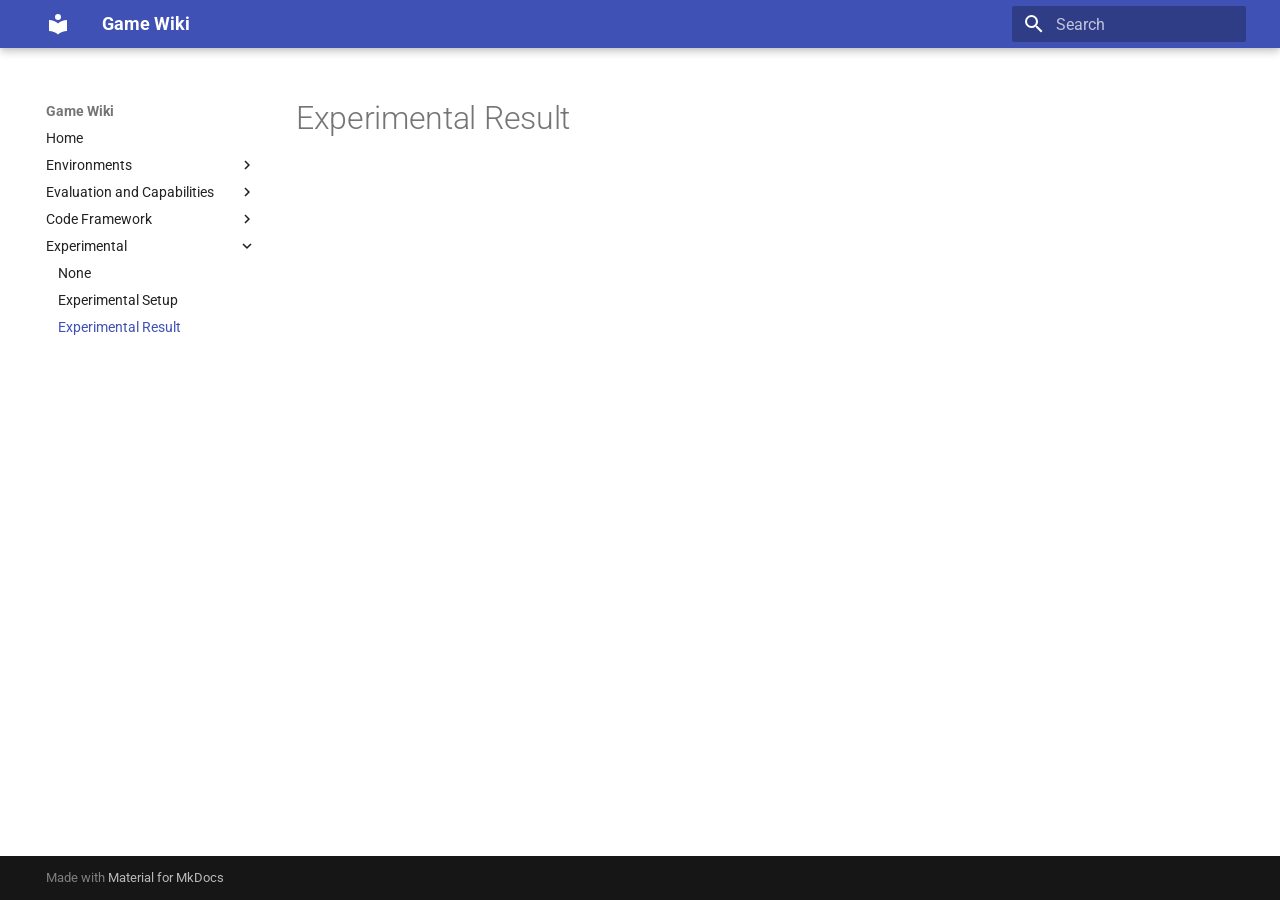
<file: experimental/experimental_result/experimental_result/index.html>
<!doctype html>
<html lang="en" class="no-js">
  <head>
    
      <meta charset="utf-8">
      <meta name="viewport" content="width=device-width,initial-scale=1">
      
      
      
      
        <link rel="prev" href="../../experimental_setup/experimental_setup/">
      
      
      
      <link rel="icon" href="../../../assets/images/favicon.png">
      <meta name="generator" content="mkdocs-1.6.1, mkdocs-material-9.5.49">
    
    
      
        <title>Experimental Result - Game Wiki</title>
      
    
    
      <link rel="stylesheet" href="../../../assets/stylesheets/main.6f8fc17f.min.css">
      
      


    
    
      
    
    
      
        
        
        <link rel="preconnect" href="https://fonts.gstatic.com" crossorigin>
        <link rel="stylesheet" href="https://fonts.googleapis.com/css?family=Roboto:300,300i,400,400i,700,700i%7CRoboto+Mono:400,400i,700,700i&display=fallback">
        <style>:root{--md-text-font:"Roboto";--md-code-font:"Roboto Mono"}</style>
      
    
    
    <script>__md_scope=new URL("../../..",location),__md_hash=e=>[...e].reduce(((e,_)=>(e<<5)-e+_.charCodeAt(0)),0),__md_get=(e,_=localStorage,t=__md_scope)=>JSON.parse(_.getItem(t.pathname+"."+e)),__md_set=(e,_,t=localStorage,a=__md_scope)=>{try{t.setItem(a.pathname+"."+e,JSON.stringify(_))}catch(e){}}</script>
    
      

    
    
    
  </head>
  
  
    <body dir="ltr">
  
    
    <input class="md-toggle" data-md-toggle="drawer" type="checkbox" id="__drawer" autocomplete="off">
    <input class="md-toggle" data-md-toggle="search" type="checkbox" id="__search" autocomplete="off">
    <label class="md-overlay" for="__drawer"></label>
    <div data-md-component="skip">
      
    </div>
    <div data-md-component="announce">
      
    </div>
    
    
      

  

<header class="md-header md-header--shadow" data-md-component="header">
  <nav class="md-header__inner md-grid" aria-label="Header">
    <a href="../../.." title="Game Wiki" class="md-header__button md-logo" aria-label="Game Wiki" data-md-component="logo">
      
  
  <svg xmlns="http://www.w3.org/2000/svg" viewBox="0 0 24 24"><path d="M12 8a3 3 0 0 0 3-3 3 3 0 0 0-3-3 3 3 0 0 0-3 3 3 3 0 0 0 3 3m0 3.54C9.64 9.35 6.5 8 3 8v11c3.5 0 6.64 1.35 9 3.54 2.36-2.19 5.5-3.54 9-3.54V8c-3.5 0-6.64 1.35-9 3.54"/></svg>

    </a>
    <label class="md-header__button md-icon" for="__drawer">
      
      <svg xmlns="http://www.w3.org/2000/svg" viewBox="0 0 24 24"><path d="M3 6h18v2H3zm0 5h18v2H3zm0 5h18v2H3z"/></svg>
    </label>
    <div class="md-header__title" data-md-component="header-title">
      <div class="md-header__ellipsis">
        <div class="md-header__topic">
          <span class="md-ellipsis">
            Game Wiki
          </span>
        </div>
        <div class="md-header__topic" data-md-component="header-topic">
          <span class="md-ellipsis">
            
              Experimental Result
            
          </span>
        </div>
      </div>
    </div>
    
    
      <script>var palette=__md_get("__palette");if(palette&&palette.color){if("(prefers-color-scheme)"===palette.color.media){var media=matchMedia("(prefers-color-scheme: light)"),input=document.querySelector(media.matches?"[data-md-color-media='(prefers-color-scheme: light)']":"[data-md-color-media='(prefers-color-scheme: dark)']");palette.color.media=input.getAttribute("data-md-color-media"),palette.color.scheme=input.getAttribute("data-md-color-scheme"),palette.color.primary=input.getAttribute("data-md-color-primary"),palette.color.accent=input.getAttribute("data-md-color-accent")}for(var[key,value]of Object.entries(palette.color))document.body.setAttribute("data-md-color-"+key,value)}</script>
    
    
    
      <label class="md-header__button md-icon" for="__search">
        
        <svg xmlns="http://www.w3.org/2000/svg" viewBox="0 0 24 24"><path d="M9.5 3A6.5 6.5 0 0 1 16 9.5c0 1.61-.59 3.09-1.56 4.23l.27.27h.79l5 5-1.5 1.5-5-5v-.79l-.27-.27A6.52 6.52 0 0 1 9.5 16 6.5 6.5 0 0 1 3 9.5 6.5 6.5 0 0 1 9.5 3m0 2C7 5 5 7 5 9.5S7 14 9.5 14 14 12 14 9.5 12 5 9.5 5"/></svg>
      </label>
      <div class="md-search" data-md-component="search" role="dialog">
  <label class="md-search__overlay" for="__search"></label>
  <div class="md-search__inner" role="search">
    <form class="md-search__form" name="search">
      <input type="text" class="md-search__input" name="query" aria-label="Search" placeholder="Search" autocapitalize="off" autocorrect="off" autocomplete="off" spellcheck="false" data-md-component="search-query" required>
      <label class="md-search__icon md-icon" for="__search">
        
        <svg xmlns="http://www.w3.org/2000/svg" viewBox="0 0 24 24"><path d="M9.5 3A6.5 6.5 0 0 1 16 9.5c0 1.61-.59 3.09-1.56 4.23l.27.27h.79l5 5-1.5 1.5-5-5v-.79l-.27-.27A6.52 6.52 0 0 1 9.5 16 6.5 6.5 0 0 1 3 9.5 6.5 6.5 0 0 1 9.5 3m0 2C7 5 5 7 5 9.5S7 14 9.5 14 14 12 14 9.5 12 5 9.5 5"/></svg>
        
        <svg xmlns="http://www.w3.org/2000/svg" viewBox="0 0 24 24"><path d="M20 11v2H8l5.5 5.5-1.42 1.42L4.16 12l7.92-7.92L13.5 5.5 8 11z"/></svg>
      </label>
      <nav class="md-search__options" aria-label="Search">
        
        <button type="reset" class="md-search__icon md-icon" title="Clear" aria-label="Clear" tabindex="-1">
          
          <svg xmlns="http://www.w3.org/2000/svg" viewBox="0 0 24 24"><path d="M19 6.41 17.59 5 12 10.59 6.41 5 5 6.41 10.59 12 5 17.59 6.41 19 12 13.41 17.59 19 19 17.59 13.41 12z"/></svg>
        </button>
      </nav>
      
    </form>
    <div class="md-search__output">
      <div class="md-search__scrollwrap" tabindex="0" data-md-scrollfix>
        <div class="md-search-result" data-md-component="search-result">
          <div class="md-search-result__meta">
            Initializing search
          </div>
          <ol class="md-search-result__list" role="presentation"></ol>
        </div>
      </div>
    </div>
  </div>
</div>
    
    
  </nav>
  
</header>
    
    <div class="md-container" data-md-component="container">
      
      
        
          
        
      
      <main class="md-main" data-md-component="main">
        <div class="md-main__inner md-grid">
          
            
              
              <div class="md-sidebar md-sidebar--primary" data-md-component="sidebar" data-md-type="navigation" >
                <div class="md-sidebar__scrollwrap">
                  <div class="md-sidebar__inner">
                    



<nav class="md-nav md-nav--primary" aria-label="Navigation" data-md-level="0">
  <label class="md-nav__title" for="__drawer">
    <a href="../../.." title="Game Wiki" class="md-nav__button md-logo" aria-label="Game Wiki" data-md-component="logo">
      
  
  <svg xmlns="http://www.w3.org/2000/svg" viewBox="0 0 24 24"><path d="M12 8a3 3 0 0 0 3-3 3 3 0 0 0-3-3 3 3 0 0 0-3 3 3 3 0 0 0 3 3m0 3.54C9.64 9.35 6.5 8 3 8v11c3.5 0 6.64 1.35 9 3.54 2.36-2.19 5.5-3.54 9-3.54V8c-3.5 0-6.64 1.35-9 3.54"/></svg>

    </a>
    Game Wiki
  </label>
  
  <ul class="md-nav__list" data-md-scrollfix>
    
      
      
  
  
  
  
    <li class="md-nav__item">
      <a href="../../.." class="md-nav__link">
        
  
  <span class="md-ellipsis">
    Home
  </span>
  

      </a>
    </li>
  

    
      
      
  
  
  
  
    
    
    
    
    <li class="md-nav__item md-nav__item--nested">
      
        
        
        <input class="md-nav__toggle md-toggle " type="checkbox" id="__nav_2" >
        
          
          <label class="md-nav__link" for="__nav_2" id="__nav_2_label" tabindex="0">
            
  
  <span class="md-ellipsis">
    Environments
  </span>
  

            <span class="md-nav__icon md-icon"></span>
          </label>
        
        <nav class="md-nav" data-md-level="1" aria-labelledby="__nav_2_label" aria-expanded="false">
          <label class="md-nav__title" for="__nav_2">
            <span class="md-nav__icon md-icon"></span>
            Environments
          </label>
          <ul class="md-nav__list" data-md-scrollfix>
            
              
                
  
  
  
  
    <li class="md-nav__item">
      <a href="../../../environments/environments/" class="md-nav__link">
        
  
  <span class="md-ellipsis">
    Environments
  </span>
  

      </a>
    </li>
  

              
            
              
                
  
  
  
  
    <li class="md-nav__item">
      <a href="../../../environments/starcraft2/starcraft2/" class="md-nav__link">
        
  
  <span class="md-ellipsis">
    Starcraft II
  </span>
  

      </a>
    </li>
  

              
            
              
                
  
  
  
  
    <li class="md-nav__item">
      <a href="../../../environments/civ/civ/" class="md-nav__link">
        
  
  <span class="md-ellipsis">
    Civilization
  </span>
  

      </a>
    </li>
  

              
            
              
                
  
  
  
  
    <li class="md-nav__item">
      <a href="../../../environments/street_fighter/street_fighter/" class="md-nav__link">
        
  
  <span class="md-ellipsis">
    Street Fighter III
  </span>
  

      </a>
    </li>
  

              
            
              
                
  
  
  
  
    <li class="md-nav__item">
      <a href="../../../environments/diplomacy/diplomacy/" class="md-nav__link">
        
  
  <span class="md-ellipsis">
    Diplomacy
  </span>
  

      </a>
    </li>
  

              
            
              
                
  
  
  
  
    <li class="md-nav__item">
      <a href="../../../environments/werewolf/werewolf/" class="md-nav__link">
        
  
  <span class="md-ellipsis">
    Werewolf
  </span>
  

      </a>
    </li>
  

              
            
              
                
  
  
  
  
    <li class="md-nav__item">
      <a href="../../../environments/startego/startego.md" class="md-nav__link">
        
  
  <span class="md-ellipsis">
    Stratego
  </span>
  

      </a>
    </li>
  

              
            
          </ul>
        </nav>
      
    </li>
  

    
      
      
  
  
  
  
    
    
    
    
    <li class="md-nav__item md-nav__item--nested">
      
        
        
        <input class="md-nav__toggle md-toggle " type="checkbox" id="__nav_3" >
        
          
          <label class="md-nav__link" for="__nav_3" id="__nav_3_label" tabindex="0">
            
  
  <span class="md-ellipsis">
    Evaluation and Capabilities
  </span>
  

            <span class="md-nav__icon md-icon"></span>
          </label>
        
        <nav class="md-nav" data-md-level="1" aria-labelledby="__nav_3_label" aria-expanded="false">
          <label class="md-nav__title" for="__nav_3">
            <span class="md-nav__icon md-icon"></span>
            Evaluation and Capabilities
          </label>
          <ul class="md-nav__list" data-md-scrollfix>
            
              
                
  
  
  
  
    <li class="md-nav__item">
      <a href="../../../evaluation_and_capabilities/evaluation_and_capabilities/" class="md-nav__link">
        
  
  <span class="md-ellipsis">
    Evaluation and capabilities
  </span>
  

      </a>
    </li>
  

              
            
              
                
  
  
  
  
    <li class="md-nav__item">
      <a href="../../../evaluation_and_capabilities/performance.md" class="md-nav__link">
        
  
  <span class="md-ellipsis">
    Performance Metrics
  </span>
  

      </a>
    </li>
  

              
            
              
                
  
  
  
  
    <li class="md-nav__item">
      <a href="../../../evaluation_and_capabilities/multi_agent_interaction.md" class="md-nav__link">
        
  
  <span class="md-ellipsis">
    Multi-agent Interaction
  </span>
  

      </a>
    </li>
  

              
            
              
                
  
  
  
  
    <li class="md-nav__item">
      <a href="../../../evaluation_and_capabilities/complex_task_handling.md" class="md-nav__link">
        
  
  <span class="md-ellipsis">
    Complex Task Handling
  </span>
  

      </a>
    </li>
  

              
            
              
                
  
  
  
  
    <li class="md-nav__item">
      <a href="../../../evaluation_and_capabilities/benchmarks.md" class="md-nav__link">
        
  
  <span class="md-ellipsis">
    Benchmarks
  </span>
  

      </a>
    </li>
  

              
            
              
                
  
  
  
  
    <li class="md-nav__item">
      <a href="../../../evaluation_and_capabilities/capabilities.md" class="md-nav__link">
        
  
  <span class="md-ellipsis">
    Capabilities
  </span>
  

      </a>
    </li>
  

              
            
          </ul>
        </nav>
      
    </li>
  

    
      
      
  
  
  
  
    
    
    
    
    <li class="md-nav__item md-nav__item--nested">
      
        
        
        <input class="md-nav__toggle md-toggle " type="checkbox" id="__nav_4" >
        
          
          <label class="md-nav__link" for="__nav_4" id="__nav_4_label" tabindex="0">
            
  
  <span class="md-ellipsis">
    Code Framework
  </span>
  

            <span class="md-nav__icon md-icon"></span>
          </label>
        
        <nav class="md-nav" data-md-level="1" aria-labelledby="__nav_4_label" aria-expanded="false">
          <label class="md-nav__title" for="__nav_4">
            <span class="md-nav__icon md-icon"></span>
            Code Framework
          </label>
          <ul class="md-nav__list" data-md-scrollfix>
            
              
                
  
  
  
  
    <li class="md-nav__item">
      <a href="../../../code_framework/code_framework/" class="md-nav__link">
        
  
  <span class="md-ellipsis">
    Code framework
  </span>
  

      </a>
    </li>
  

              
            
              
                
  
  
  
  
    <li class="md-nav__item">
      <a href="../../../code_framework/gym_interface.md" class="md-nav__link">
        
  
  <span class="md-ellipsis">
    Gym Interface
  </span>
  

      </a>
    </li>
  

              
            
          </ul>
        </nav>
      
    </li>
  

    
      
      
  
  
    
  
  
  
    
    
    
    
    <li class="md-nav__item md-nav__item--active md-nav__item--nested">
      
        
        
        <input class="md-nav__toggle md-toggle " type="checkbox" id="__nav_5" checked>
        
          
          <label class="md-nav__link" for="__nav_5" id="__nav_5_label" tabindex="0">
            
  
  <span class="md-ellipsis">
    Experimental
  </span>
  

            <span class="md-nav__icon md-icon"></span>
          </label>
        
        <nav class="md-nav" data-md-level="1" aria-labelledby="__nav_5_label" aria-expanded="true">
          <label class="md-nav__title" for="__nav_5">
            <span class="md-nav__icon md-icon"></span>
            Experimental
          </label>
          <ul class="md-nav__list" data-md-scrollfix>
            
              
                
  
  
  
  
    <li class="md-nav__item">
      <a href="../../experimental_setup.md" class="md-nav__link">
        
  
  <span class="md-ellipsis">
    None
  </span>
  

      </a>
    </li>
  

              
            
              
                
  
  
  
  
    <li class="md-nav__item">
      <a href="../../experimental_setup/experimental_setup/" class="md-nav__link">
        
  
  <span class="md-ellipsis">
    Experimental Setup
  </span>
  

      </a>
    </li>
  

              
            
              
                
  
  
    
  
  
  
    <li class="md-nav__item md-nav__item--active">
      
      <input class="md-nav__toggle md-toggle" type="checkbox" id="__toc">
      
      
      
      <a href="./" class="md-nav__link md-nav__link--active">
        
  
  <span class="md-ellipsis">
    Experimental Result
  </span>
  

      </a>
      
    </li>
  

              
            
          </ul>
        </nav>
      
    </li>
  

    
  </ul>
</nav>
                  </div>
                </div>
              </div>
            
            
              
              <div class="md-sidebar md-sidebar--secondary" data-md-component="sidebar" data-md-type="toc" >
                <div class="md-sidebar__scrollwrap">
                  <div class="md-sidebar__inner">
                    

<nav class="md-nav md-nav--secondary" aria-label="Table of contents">
  
  
  
  
</nav>
                  </div>
                </div>
              </div>
            
          
          
            <div class="md-content" data-md-component="content">
              <article class="md-content__inner md-typeset">
                
                  


  <h1>Experimental Result</h1>














                
              </article>
            </div>
          
          
<script>var target=document.getElementById(location.hash.slice(1));target&&target.name&&(target.checked=target.name.startsWith("__tabbed_"))</script>
        </div>
        
      </main>
      
        <footer class="md-footer">
  
  <div class="md-footer-meta md-typeset">
    <div class="md-footer-meta__inner md-grid">
      <div class="md-copyright">
  
  
    Made with
    <a href="https://squidfunk.github.io/mkdocs-material/" target="_blank" rel="noopener">
      Material for MkDocs
    </a>
  
</div>
      
    </div>
  </div>
</footer>
      
    </div>
    <div class="md-dialog" data-md-component="dialog">
      <div class="md-dialog__inner md-typeset"></div>
    </div>
    
    
    <script id="__config" type="application/json">{"base": "../../..", "features": [], "search": "../../../assets/javascripts/workers/search.6ce7567c.min.js", "translations": {"clipboard.copied": "Copied to clipboard", "clipboard.copy": "Copy to clipboard", "search.result.more.one": "1 more on this page", "search.result.more.other": "# more on this page", "search.result.none": "No matching documents", "search.result.one": "1 matching document", "search.result.other": "# matching documents", "search.result.placeholder": "Type to start searching", "search.result.term.missing": "Missing", "select.version": "Select version"}}</script>
    
    
      <script src="../../../assets/javascripts/bundle.88dd0f4e.min.js"></script>
      
    
  </body>
</html>
</file>
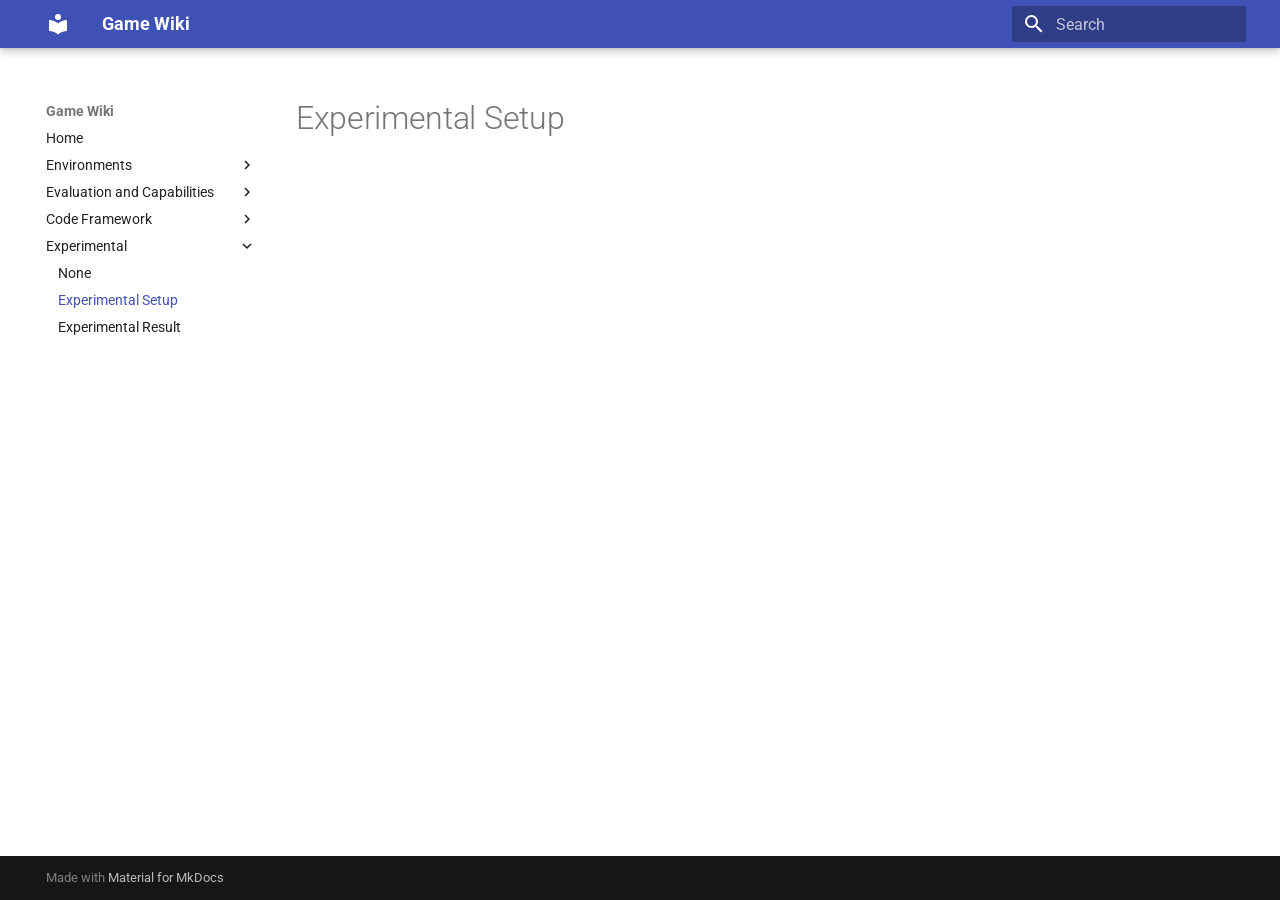
<file: experimental/experimental_setup/experimental_setup/index.html>
<!doctype html>
<html lang="en" class="no-js">
  <head>
    
      <meta charset="utf-8">
      <meta name="viewport" content="width=device-width,initial-scale=1">
      
      
      
      
        <link rel="prev" href="../../../code_framework/code_framework/">
      
      
        <link rel="next" href="../../experimental_result/experimental_result/">
      
      
      <link rel="icon" href="../../../assets/images/favicon.png">
      <meta name="generator" content="mkdocs-1.6.1, mkdocs-material-9.5.49">
    
    
      
        <title>Experimental Setup - Game Wiki</title>
      
    
    
      <link rel="stylesheet" href="../../../assets/stylesheets/main.6f8fc17f.min.css">
      
      


    
    
      
    
    
      
        
        
        <link rel="preconnect" href="https://fonts.gstatic.com" crossorigin>
        <link rel="stylesheet" href="https://fonts.googleapis.com/css?family=Roboto:300,300i,400,400i,700,700i%7CRoboto+Mono:400,400i,700,700i&display=fallback">
        <style>:root{--md-text-font:"Roboto";--md-code-font:"Roboto Mono"}</style>
      
    
    
    <script>__md_scope=new URL("../../..",location),__md_hash=e=>[...e].reduce(((e,_)=>(e<<5)-e+_.charCodeAt(0)),0),__md_get=(e,_=localStorage,t=__md_scope)=>JSON.parse(_.getItem(t.pathname+"."+e)),__md_set=(e,_,t=localStorage,a=__md_scope)=>{try{t.setItem(a.pathname+"."+e,JSON.stringify(_))}catch(e){}}</script>
    
      

    
    
    
  </head>
  
  
    <body dir="ltr">
  
    
    <input class="md-toggle" data-md-toggle="drawer" type="checkbox" id="__drawer" autocomplete="off">
    <input class="md-toggle" data-md-toggle="search" type="checkbox" id="__search" autocomplete="off">
    <label class="md-overlay" for="__drawer"></label>
    <div data-md-component="skip">
      
    </div>
    <div data-md-component="announce">
      
    </div>
    
    
      

  

<header class="md-header md-header--shadow" data-md-component="header">
  <nav class="md-header__inner md-grid" aria-label="Header">
    <a href="../../.." title="Game Wiki" class="md-header__button md-logo" aria-label="Game Wiki" data-md-component="logo">
      
  
  <svg xmlns="http://www.w3.org/2000/svg" viewBox="0 0 24 24"><path d="M12 8a3 3 0 0 0 3-3 3 3 0 0 0-3-3 3 3 0 0 0-3 3 3 3 0 0 0 3 3m0 3.54C9.64 9.35 6.5 8 3 8v11c3.5 0 6.64 1.35 9 3.54 2.36-2.19 5.5-3.54 9-3.54V8c-3.5 0-6.64 1.35-9 3.54"/></svg>

    </a>
    <label class="md-header__button md-icon" for="__drawer">
      
      <svg xmlns="http://www.w3.org/2000/svg" viewBox="0 0 24 24"><path d="M3 6h18v2H3zm0 5h18v2H3zm0 5h18v2H3z"/></svg>
    </label>
    <div class="md-header__title" data-md-component="header-title">
      <div class="md-header__ellipsis">
        <div class="md-header__topic">
          <span class="md-ellipsis">
            Game Wiki
          </span>
        </div>
        <div class="md-header__topic" data-md-component="header-topic">
          <span class="md-ellipsis">
            
              Experimental Setup
            
          </span>
        </div>
      </div>
    </div>
    
    
      <script>var palette=__md_get("__palette");if(palette&&palette.color){if("(prefers-color-scheme)"===palette.color.media){var media=matchMedia("(prefers-color-scheme: light)"),input=document.querySelector(media.matches?"[data-md-color-media='(prefers-color-scheme: light)']":"[data-md-color-media='(prefers-color-scheme: dark)']");palette.color.media=input.getAttribute("data-md-color-media"),palette.color.scheme=input.getAttribute("data-md-color-scheme"),palette.color.primary=input.getAttribute("data-md-color-primary"),palette.color.accent=input.getAttribute("data-md-color-accent")}for(var[key,value]of Object.entries(palette.color))document.body.setAttribute("data-md-color-"+key,value)}</script>
    
    
    
      <label class="md-header__button md-icon" for="__search">
        
        <svg xmlns="http://www.w3.org/2000/svg" viewBox="0 0 24 24"><path d="M9.5 3A6.5 6.5 0 0 1 16 9.5c0 1.61-.59 3.09-1.56 4.23l.27.27h.79l5 5-1.5 1.5-5-5v-.79l-.27-.27A6.52 6.52 0 0 1 9.5 16 6.5 6.5 0 0 1 3 9.5 6.5 6.5 0 0 1 9.5 3m0 2C7 5 5 7 5 9.5S7 14 9.5 14 14 12 14 9.5 12 5 9.5 5"/></svg>
      </label>
      <div class="md-search" data-md-component="search" role="dialog">
  <label class="md-search__overlay" for="__search"></label>
  <div class="md-search__inner" role="search">
    <form class="md-search__form" name="search">
      <input type="text" class="md-search__input" name="query" aria-label="Search" placeholder="Search" autocapitalize="off" autocorrect="off" autocomplete="off" spellcheck="false" data-md-component="search-query" required>
      <label class="md-search__icon md-icon" for="__search">
        
        <svg xmlns="http://www.w3.org/2000/svg" viewBox="0 0 24 24"><path d="M9.5 3A6.5 6.5 0 0 1 16 9.5c0 1.61-.59 3.09-1.56 4.23l.27.27h.79l5 5-1.5 1.5-5-5v-.79l-.27-.27A6.52 6.52 0 0 1 9.5 16 6.5 6.5 0 0 1 3 9.5 6.5 6.5 0 0 1 9.5 3m0 2C7 5 5 7 5 9.5S7 14 9.5 14 14 12 14 9.5 12 5 9.5 5"/></svg>
        
        <svg xmlns="http://www.w3.org/2000/svg" viewBox="0 0 24 24"><path d="M20 11v2H8l5.5 5.5-1.42 1.42L4.16 12l7.92-7.92L13.5 5.5 8 11z"/></svg>
      </label>
      <nav class="md-search__options" aria-label="Search">
        
        <button type="reset" class="md-search__icon md-icon" title="Clear" aria-label="Clear" tabindex="-1">
          
          <svg xmlns="http://www.w3.org/2000/svg" viewBox="0 0 24 24"><path d="M19 6.41 17.59 5 12 10.59 6.41 5 5 6.41 10.59 12 5 17.59 6.41 19 12 13.41 17.59 19 19 17.59 13.41 12z"/></svg>
        </button>
      </nav>
      
    </form>
    <div class="md-search__output">
      <div class="md-search__scrollwrap" tabindex="0" data-md-scrollfix>
        <div class="md-search-result" data-md-component="search-result">
          <div class="md-search-result__meta">
            Initializing search
          </div>
          <ol class="md-search-result__list" role="presentation"></ol>
        </div>
      </div>
    </div>
  </div>
</div>
    
    
  </nav>
  
</header>
    
    <div class="md-container" data-md-component="container">
      
      
        
          
        
      
      <main class="md-main" data-md-component="main">
        <div class="md-main__inner md-grid">
          
            
              
              <div class="md-sidebar md-sidebar--primary" data-md-component="sidebar" data-md-type="navigation" >
                <div class="md-sidebar__scrollwrap">
                  <div class="md-sidebar__inner">
                    



<nav class="md-nav md-nav--primary" aria-label="Navigation" data-md-level="0">
  <label class="md-nav__title" for="__drawer">
    <a href="../../.." title="Game Wiki" class="md-nav__button md-logo" aria-label="Game Wiki" data-md-component="logo">
      
  
  <svg xmlns="http://www.w3.org/2000/svg" viewBox="0 0 24 24"><path d="M12 8a3 3 0 0 0 3-3 3 3 0 0 0-3-3 3 3 0 0 0-3 3 3 3 0 0 0 3 3m0 3.54C9.64 9.35 6.5 8 3 8v11c3.5 0 6.64 1.35 9 3.54 2.36-2.19 5.5-3.54 9-3.54V8c-3.5 0-6.64 1.35-9 3.54"/></svg>

    </a>
    Game Wiki
  </label>
  
  <ul class="md-nav__list" data-md-scrollfix>
    
      
      
  
  
  
  
    <li class="md-nav__item">
      <a href="../../.." class="md-nav__link">
        
  
  <span class="md-ellipsis">
    Home
  </span>
  

      </a>
    </li>
  

    
      
      
  
  
  
  
    
    
    
    
    <li class="md-nav__item md-nav__item--nested">
      
        
        
        <input class="md-nav__toggle md-toggle " type="checkbox" id="__nav_2" >
        
          
          <label class="md-nav__link" for="__nav_2" id="__nav_2_label" tabindex="0">
            
  
  <span class="md-ellipsis">
    Environments
  </span>
  

            <span class="md-nav__icon md-icon"></span>
          </label>
        
        <nav class="md-nav" data-md-level="1" aria-labelledby="__nav_2_label" aria-expanded="false">
          <label class="md-nav__title" for="__nav_2">
            <span class="md-nav__icon md-icon"></span>
            Environments
          </label>
          <ul class="md-nav__list" data-md-scrollfix>
            
              
                
  
  
  
  
    <li class="md-nav__item">
      <a href="../../../environments/environments/" class="md-nav__link">
        
  
  <span class="md-ellipsis">
    Environments
  </span>
  

      </a>
    </li>
  

              
            
              
                
  
  
  
  
    <li class="md-nav__item">
      <a href="../../../environments/starcraft2/starcraft2/" class="md-nav__link">
        
  
  <span class="md-ellipsis">
    Starcraft II
  </span>
  

      </a>
    </li>
  

              
            
              
                
  
  
  
  
    <li class="md-nav__item">
      <a href="../../../environments/civ/civ/" class="md-nav__link">
        
  
  <span class="md-ellipsis">
    Civilization
  </span>
  

      </a>
    </li>
  

              
            
              
                
  
  
  
  
    <li class="md-nav__item">
      <a href="../../../environments/street_fighter/street_fighter/" class="md-nav__link">
        
  
  <span class="md-ellipsis">
    Street Fighter III
  </span>
  

      </a>
    </li>
  

              
            
              
                
  
  
  
  
    <li class="md-nav__item">
      <a href="../../../environments/diplomacy/diplomacy/" class="md-nav__link">
        
  
  <span class="md-ellipsis">
    Diplomacy
  </span>
  

      </a>
    </li>
  

              
            
              
                
  
  
  
  
    <li class="md-nav__item">
      <a href="../../../environments/werewolf/werewolf/" class="md-nav__link">
        
  
  <span class="md-ellipsis">
    Werewolf
  </span>
  

      </a>
    </li>
  

              
            
              
                
  
  
  
  
    <li class="md-nav__item">
      <a href="../../../environments/startego/startego.md" class="md-nav__link">
        
  
  <span class="md-ellipsis">
    Stratego
  </span>
  

      </a>
    </li>
  

              
            
          </ul>
        </nav>
      
    </li>
  

    
      
      
  
  
  
  
    
    
    
    
    <li class="md-nav__item md-nav__item--nested">
      
        
        
        <input class="md-nav__toggle md-toggle " type="checkbox" id="__nav_3" >
        
          
          <label class="md-nav__link" for="__nav_3" id="__nav_3_label" tabindex="0">
            
  
  <span class="md-ellipsis">
    Evaluation and Capabilities
  </span>
  

            <span class="md-nav__icon md-icon"></span>
          </label>
        
        <nav class="md-nav" data-md-level="1" aria-labelledby="__nav_3_label" aria-expanded="false">
          <label class="md-nav__title" for="__nav_3">
            <span class="md-nav__icon md-icon"></span>
            Evaluation and Capabilities
          </label>
          <ul class="md-nav__list" data-md-scrollfix>
            
              
                
  
  
  
  
    <li class="md-nav__item">
      <a href="../../../evaluation_and_capabilities/evaluation_and_capabilities/" class="md-nav__link">
        
  
  <span class="md-ellipsis">
    Evaluation and capabilities
  </span>
  

      </a>
    </li>
  

              
            
              
                
  
  
  
  
    <li class="md-nav__item">
      <a href="../../../evaluation_and_capabilities/performance.md" class="md-nav__link">
        
  
  <span class="md-ellipsis">
    Performance Metrics
  </span>
  

      </a>
    </li>
  

              
            
              
                
  
  
  
  
    <li class="md-nav__item">
      <a href="../../../evaluation_and_capabilities/multi_agent_interaction.md" class="md-nav__link">
        
  
  <span class="md-ellipsis">
    Multi-agent Interaction
  </span>
  

      </a>
    </li>
  

              
            
              
                
  
  
  
  
    <li class="md-nav__item">
      <a href="../../../evaluation_and_capabilities/complex_task_handling.md" class="md-nav__link">
        
  
  <span class="md-ellipsis">
    Complex Task Handling
  </span>
  

      </a>
    </li>
  

              
            
              
                
  
  
  
  
    <li class="md-nav__item">
      <a href="../../../evaluation_and_capabilities/benchmarks.md" class="md-nav__link">
        
  
  <span class="md-ellipsis">
    Benchmarks
  </span>
  

      </a>
    </li>
  

              
            
              
                
  
  
  
  
    <li class="md-nav__item">
      <a href="../../../evaluation_and_capabilities/capabilities.md" class="md-nav__link">
        
  
  <span class="md-ellipsis">
    Capabilities
  </span>
  

      </a>
    </li>
  

              
            
          </ul>
        </nav>
      
    </li>
  

    
      
      
  
  
  
  
    
    
    
    
    <li class="md-nav__item md-nav__item--nested">
      
        
        
        <input class="md-nav__toggle md-toggle " type="checkbox" id="__nav_4" >
        
          
          <label class="md-nav__link" for="__nav_4" id="__nav_4_label" tabindex="0">
            
  
  <span class="md-ellipsis">
    Code Framework
  </span>
  

            <span class="md-nav__icon md-icon"></span>
          </label>
        
        <nav class="md-nav" data-md-level="1" aria-labelledby="__nav_4_label" aria-expanded="false">
          <label class="md-nav__title" for="__nav_4">
            <span class="md-nav__icon md-icon"></span>
            Code Framework
          </label>
          <ul class="md-nav__list" data-md-scrollfix>
            
              
                
  
  
  
  
    <li class="md-nav__item">
      <a href="../../../code_framework/code_framework/" class="md-nav__link">
        
  
  <span class="md-ellipsis">
    Code framework
  </span>
  

      </a>
    </li>
  

              
            
              
                
  
  
  
  
    <li class="md-nav__item">
      <a href="../../../code_framework/gym_interface.md" class="md-nav__link">
        
  
  <span class="md-ellipsis">
    Gym Interface
  </span>
  

      </a>
    </li>
  

              
            
          </ul>
        </nav>
      
    </li>
  

    
      
      
  
  
    
  
  
  
    
    
    
    
    <li class="md-nav__item md-nav__item--active md-nav__item--nested">
      
        
        
        <input class="md-nav__toggle md-toggle " type="checkbox" id="__nav_5" checked>
        
          
          <label class="md-nav__link" for="__nav_5" id="__nav_5_label" tabindex="0">
            
  
  <span class="md-ellipsis">
    Experimental
  </span>
  

            <span class="md-nav__icon md-icon"></span>
          </label>
        
        <nav class="md-nav" data-md-level="1" aria-labelledby="__nav_5_label" aria-expanded="true">
          <label class="md-nav__title" for="__nav_5">
            <span class="md-nav__icon md-icon"></span>
            Experimental
          </label>
          <ul class="md-nav__list" data-md-scrollfix>
            
              
                
  
  
  
  
    <li class="md-nav__item">
      <a href="../../experimental_setup.md" class="md-nav__link">
        
  
  <span class="md-ellipsis">
    None
  </span>
  

      </a>
    </li>
  

              
            
              
                
  
  
    
  
  
  
    <li class="md-nav__item md-nav__item--active">
      
      <input class="md-nav__toggle md-toggle" type="checkbox" id="__toc">
      
      
      
      <a href="./" class="md-nav__link md-nav__link--active">
        
  
  <span class="md-ellipsis">
    Experimental Setup
  </span>
  

      </a>
      
    </li>
  

              
            
              
                
  
  
  
  
    <li class="md-nav__item">
      <a href="../../experimental_result/experimental_result/" class="md-nav__link">
        
  
  <span class="md-ellipsis">
    Experimental Result
  </span>
  

      </a>
    </li>
  

              
            
          </ul>
        </nav>
      
    </li>
  

    
  </ul>
</nav>
                  </div>
                </div>
              </div>
            
            
              
              <div class="md-sidebar md-sidebar--secondary" data-md-component="sidebar" data-md-type="toc" >
                <div class="md-sidebar__scrollwrap">
                  <div class="md-sidebar__inner">
                    

<nav class="md-nav md-nav--secondary" aria-label="Table of contents">
  
  
  
  
</nav>
                  </div>
                </div>
              </div>
            
          
          
            <div class="md-content" data-md-component="content">
              <article class="md-content__inner md-typeset">
                
                  


  <h1>Experimental Setup</h1>














                
              </article>
            </div>
          
          
<script>var target=document.getElementById(location.hash.slice(1));target&&target.name&&(target.checked=target.name.startsWith("__tabbed_"))</script>
        </div>
        
      </main>
      
        <footer class="md-footer">
  
  <div class="md-footer-meta md-typeset">
    <div class="md-footer-meta__inner md-grid">
      <div class="md-copyright">
  
  
    Made with
    <a href="https://squidfunk.github.io/mkdocs-material/" target="_blank" rel="noopener">
      Material for MkDocs
    </a>
  
</div>
      
    </div>
  </div>
</footer>
      
    </div>
    <div class="md-dialog" data-md-component="dialog">
      <div class="md-dialog__inner md-typeset"></div>
    </div>
    
    
    <script id="__config" type="application/json">{"base": "../../..", "features": [], "search": "../../../assets/javascripts/workers/search.6ce7567c.min.js", "translations": {"clipboard.copied": "Copied to clipboard", "clipboard.copy": "Copy to clipboard", "search.result.more.one": "1 more on this page", "search.result.more.other": "# more on this page", "search.result.none": "No matching documents", "search.result.one": "1 matching document", "search.result.other": "# matching documents", "search.result.placeholder": "Type to start searching", "search.result.term.missing": "Missing", "select.version": "Select version"}}</script>
    
    
      <script src="../../../assets/javascripts/bundle.88dd0f4e.min.js"></script>
      
    
  </body>
</html>
</file>
<file: assets/stylesheets/main.6f8fc17f.min.css>
@charset "UTF-8";html{-webkit-text-size-adjust:none;-moz-text-size-adjust:none;text-size-adjust:none;box-sizing:border-box}*,:after,:before{box-sizing:inherit}@media (prefers-reduced-motion){*,:after,:before{transition:none!important}}body{margin:0}a,button,input,label{-webkit-tap-highlight-color:transparent}a{color:inherit;text-decoration:none}hr{border:0;box-sizing:initial;display:block;height:.05rem;overflow:visible;padding:0}small{font-size:80%}sub,sup{line-height:1em}img{border-style:none}table{border-collapse:initial;border-spacing:0}td,th{font-weight:400;vertical-align:top}button{background:#0000;border:0;font-family:inherit;font-size:inherit;margin:0;padding:0}input{border:0;outline:none}:root{--md-primary-fg-color:#4051b5;--md-primary-fg-color--light:#5d6cc0;--md-primary-fg-color--dark:#303fa1;--md-primary-bg-color:#fff;--md-primary-bg-color--light:#ffffffb3;--md-accent-fg-color:#526cfe;--md-accent-fg-color--transparent:#526cfe1a;--md-accent-bg-color:#fff;--md-accent-bg-color--light:#ffffffb3}[data-md-color-scheme=default]{color-scheme:light}[data-md-color-scheme=default] img[src$="#gh-dark-mode-only"],[data-md-color-scheme=default] img[src$="#only-dark"]{display:none}:root,[data-md-color-scheme=default]{--md-hue:225deg;--md-default-fg-color:#000000de;--md-default-fg-color--light:#0000008a;--md-default-fg-color--lighter:#00000052;--md-default-fg-color--lightest:#00000012;--md-default-bg-color:#fff;--md-default-bg-color--light:#ffffffb3;--md-default-bg-color--lighter:#ffffff4d;--md-default-bg-color--lightest:#ffffff1f;--md-code-fg-color:#36464e;--md-code-bg-color:#f5f5f5;--md-code-hl-color:#4287ff;--md-code-hl-color--light:#4287ff1a;--md-code-hl-number-color:#d52a2a;--md-code-hl-special-color:#db1457;--md-code-hl-function-color:#a846b9;--md-code-hl-constant-color:#6e59d9;--md-code-hl-keyword-color:#3f6ec6;--md-code-hl-string-color:#1c7d4d;--md-code-hl-name-color:var(--md-code-fg-color);--md-code-hl-operator-color:var(--md-default-fg-color--light);--md-code-hl-punctuation-color:var(--md-default-fg-color--light);--md-code-hl-comment-color:var(--md-default-fg-color--light);--md-code-hl-generic-color:var(--md-default-fg-color--light);--md-code-hl-variable-color:var(--md-default-fg-color--light);--md-typeset-color:var(--md-default-fg-color);--md-typeset-a-color:var(--md-primary-fg-color);--md-typeset-del-color:#f5503d26;--md-typeset-ins-color:#0bd57026;--md-typeset-kbd-color:#fafafa;--md-typeset-kbd-accent-color:#fff;--md-typeset-kbd-border-color:#b8b8b8;--md-typeset-mark-color:#ffff0080;--md-typeset-table-color:#0000001f;--md-typeset-table-color--light:rgba(0,0,0,.035);--md-admonition-fg-color:var(--md-default-fg-color);--md-admonition-bg-color:var(--md-default-bg-color);--md-warning-fg-color:#000000de;--md-warning-bg-color:#ff9;--md-footer-fg-color:#fff;--md-footer-fg-color--light:#ffffffb3;--md-footer-fg-color--lighter:#ffffff73;--md-footer-bg-color:#000000de;--md-footer-bg-color--dark:#00000052;--md-shadow-z1:0 0.2rem 0.5rem #0000000d,0 0 0.05rem #0000001a;--md-shadow-z2:0 0.2rem 0.5rem #0000001a,0 0 0.05rem #00000040;--md-shadow-z3:0 0.2rem 0.5rem #0003,0 0 0.05rem #00000059}.md-icon svg{fill:currentcolor;display:block;height:1.2rem;width:1.2rem}body{-webkit-font-smoothing:antialiased;-moz-osx-font-smoothing:grayscale;--md-text-font-family:var(--md-text-font,_),-apple-system,BlinkMacSystemFont,Helvetica,Arial,sans-serif;--md-code-font-family:var(--md-code-font,_),SFMono-Regular,Consolas,Menlo,monospace}aside,body,input{font-feature-settings:"kern","liga";color:var(--md-typeset-color);font-family:var(--md-text-font-family)}code,kbd,pre{font-feature-settings:"kern";font-family:var(--md-code-font-family)}:root{--md-typeset-table-sort-icon:url('data:image/svg+xml;charset=utf-8,<svg xmlns="http://www.w3.org/2000/svg" viewBox="0 0 24 24"><path d="m18 21-4-4h3V7h-3l4-4 4 4h-3v10h3M2 19v-2h10v2M2 13v-2h7v2M2 7V5h4v2z"/></svg>');--md-typeset-table-sort-icon--asc:url('data:image/svg+xml;charset=utf-8,<svg xmlns="http://www.w3.org/2000/svg" viewBox="0 0 24 24"><path d="M19 17h3l-4 4-4-4h3V3h2M2 17h10v2H2M6 5v2H2V5m0 6h7v2H2z"/></svg>');--md-typeset-table-sort-icon--desc:url('data:image/svg+xml;charset=utf-8,<svg xmlns="http://www.w3.org/2000/svg" viewBox="0 0 24 24"><path d="M19 7h3l-4-4-4 4h3v14h2M2 17h10v2H2M6 5v2H2V5m0 6h7v2H2z"/></svg>')}.md-typeset{-webkit-print-color-adjust:exact;color-adjust:exact;font-size:.8rem;line-height:1.6}@media print{.md-typeset{font-size:.68rem}}.md-typeset blockquote,.md-typeset dl,.md-typeset figure,.md-typeset ol,.md-typeset pre,.md-typeset ul{margin-bottom:1em;margin-top:1em}.md-typeset h1{color:var(--md-default-fg-color--light);font-size:2em;line-height:1.3;margin:0 0 1.25em}.md-typeset h1,.md-typeset h2{font-weight:300;letter-spacing:-.01em}.md-typeset h2{font-size:1.5625em;line-height:1.4;margin:1.6em 0 .64em}.md-typeset h3{font-size:1.25em;font-weight:400;letter-spacing:-.01em;line-height:1.5;margin:1.6em 0 .8em}.md-typeset h2+h3{margin-top:.8em}.md-typeset h4{font-weight:700;letter-spacing:-.01em;margin:1em 0}.md-typeset h5,.md-typeset h6{color:var(--md-default-fg-color--light);font-size:.8em;font-weight:700;letter-spacing:-.01em;margin:1.25em 0}.md-typeset h5{text-transform:uppercase}.md-typeset h5 code{text-transform:none}.md-typeset hr{border-bottom:.05rem solid var(--md-default-fg-color--lightest);display:flow-root;margin:1.5em 0}.md-typeset a{color:var(--md-typeset-a-color);word-break:break-word}.md-typeset a,.md-typeset a:before{transition:color 125ms}.md-typeset a:focus,.md-typeset a:hover{color:var(--md-accent-fg-color)}.md-typeset a:focus code,.md-typeset a:hover code{background-color:var(--md-accent-fg-color--transparent)}.md-typeset a code{color:currentcolor;transition:background-color 125ms}.md-typeset a.focus-visible{outline-color:var(--md-accent-fg-color);outline-offset:.2rem}.md-typeset code,.md-typeset kbd,.md-typeset pre{color:var(--md-code-fg-color);direction:ltr;font-variant-ligatures:none}@media print{.md-typeset code,.md-typeset kbd,.md-typeset pre{white-space:pre-wrap}}.md-typeset code{background-color:var(--md-code-bg-color);border-radius:.1rem;-webkit-box-decoration-break:clone;box-decoration-break:clone;font-size:.85em;padding:0 .2941176471em;word-break:break-word}.md-typeset code:not(.focus-visible){-webkit-tap-highlight-color:transparent;outline:none}.md-typeset pre{display:flow-root;line-height:1.4;position:relative}.md-typeset pre>code{-webkit-box-decoration-break:slice;box-decoration-break:slice;box-shadow:none;display:block;margin:0;outline-color:var(--md-accent-fg-color);overflow:auto;padding:.7720588235em 1.1764705882em;scrollbar-color:var(--md-default-fg-color--lighter) #0000;scrollbar-width:thin;touch-action:auto;word-break:normal}.md-typeset pre>code:hover{scrollbar-color:var(--md-accent-fg-color) #0000}.md-typeset pre>code::-webkit-scrollbar{height:.2rem;width:.2rem}.md-typeset pre>code::-webkit-scrollbar-thumb{background-color:var(--md-default-fg-color--lighter)}.md-typeset pre>code::-webkit-scrollbar-thumb:hover{background-color:var(--md-accent-fg-color)}.md-typeset kbd{background-color:var(--md-typeset-kbd-color);border-radius:.1rem;box-shadow:0 .1rem 0 .05rem var(--md-typeset-kbd-border-color),0 .1rem 0 var(--md-typeset-kbd-border-color),0 -.1rem .2rem var(--md-typeset-kbd-accent-color) inset;color:var(--md-default-fg-color);display:inline-block;font-size:.75em;padding:0 .6666666667em;vertical-align:text-top;word-break:break-word}.md-typeset mark{background-color:var(--md-typeset-mark-color);-webkit-box-decoration-break:clone;box-decoration-break:clone;color:inherit;word-break:break-word}.md-typeset abbr{border-bottom:.05rem dotted var(--md-default-fg-color--light);cursor:help;text-decoration:none}.md-typeset small{opacity:.75}[dir=ltr] .md-typeset sub,[dir=ltr] .md-typeset sup{margin-left:.078125em}[dir=rtl] .md-typeset sub,[dir=rtl] .md-typeset sup{margin-right:.078125em}[dir=ltr] .md-typeset blockquote{padding-left:.6rem}[dir=rtl] .md-typeset blockquote{padding-right:.6rem}[dir=ltr] .md-typeset blockquote{border-left:.2rem solid var(--md-default-fg-color--lighter)}[dir=rtl] .md-typeset blockquote{border-right:.2rem solid var(--md-default-fg-color--lighter)}.md-typeset blockquote{color:var(--md-default-fg-color--light);margin-left:0;margin-right:0}.md-typeset ul{list-style-type:disc}.md-typeset ul[type]{list-style-type:revert-layer}[dir=ltr] .md-typeset ol,[dir=ltr] .md-typeset ul{margin-left:.625em}[dir=rtl] .md-typeset ol,[dir=rtl] .md-typeset ul{margin-right:.625em}.md-typeset ol,.md-typeset ul{padding:0}.md-typeset ol:not([hidden]),.md-typeset ul:not([hidden]){display:flow-root}.md-typeset ol ol,.md-typeset ul ol{list-style-type:lower-alpha}.md-typeset ol ol ol,.md-typeset ul ol ol{list-style-type:lower-roman}.md-typeset ol ol ol ol,.md-typeset ul ol ol ol{list-style-type:upper-alpha}.md-typeset ol ol ol ol ol,.md-typeset ul ol ol ol ol{list-style-type:upper-roman}.md-typeset ol[type],.md-typeset ul[type]{list-style-type:revert-layer}[dir=ltr] .md-typeset ol li,[dir=ltr] .md-typeset ul li{margin-left:1.25em}[dir=rtl] .md-typeset ol li,[dir=rtl] .md-typeset ul li{margin-right:1.25em}.md-typeset ol li,.md-typeset ul li{margin-bottom:.5em}.md-typeset ol li blockquote,.md-typeset ol li p,.md-typeset ul li blockquote,.md-typeset ul li p{margin:.5em 0}.md-typeset ol li:last-child,.md-typeset ul li:last-child{margin-bottom:0}[dir=ltr] .md-typeset ol li ol,[dir=ltr] .md-typeset ol li ul,[dir=ltr] .md-typeset ul li ol,[dir=ltr] .md-typeset ul li ul{margin-left:.625em}[dir=rtl] .md-typeset ol li ol,[dir=rtl] .md-typeset ol li ul,[dir=rtl] .md-typeset ul li ol,[dir=rtl] .md-typeset ul li ul{margin-right:.625em}.md-typeset ol li ol,.md-typeset ol li ul,.md-typeset ul li ol,.md-typeset ul li ul{margin-bottom:.5em;margin-top:.5em}[dir=ltr] .md-typeset dd{margin-left:1.875em}[dir=rtl] .md-typeset dd{margin-right:1.875em}.md-typeset dd{margin-bottom:1.5em;margin-top:1em}.md-typeset img,.md-typeset svg,.md-typeset video{height:auto;max-width:100%}.md-typeset img[align=left]{margin:1em 1em 1em 0}.md-typeset img[align=right]{margin:1em 0 1em 1em}.md-typeset img[align]:only-child{margin-top:0}.md-typeset figure{display:flow-root;margin:1em auto;max-width:100%;text-align:center;width:-moz-fit-content;width:fit-content}.md-typeset figure img{display:block;margin:0 auto}.md-typeset figcaption{font-style:italic;margin:1em auto;max-width:24rem}.md-typeset iframe{max-width:100%}.md-typeset table:not([class]){background-color:var(--md-default-bg-color);border:.05rem solid var(--md-typeset-table-color);border-radius:.1rem;display:inline-block;font-size:.64rem;max-width:100%;overflow:auto;touch-action:auto}@media print{.md-typeset table:not([class]){display:table}}.md-typeset table:not([class])+*{margin-top:1.5em}.md-typeset table:not([class]) td>:first-child,.md-typeset table:not([class]) th>:first-child{margin-top:0}.md-typeset table:not([class]) td>:last-child,.md-typeset table:not([class]) th>:last-child{margin-bottom:0}.md-typeset table:not([class]) td:not([align]),.md-typeset table:not([class]) th:not([align]){text-align:left}[dir=rtl] .md-typeset table:not([class]) td:not([align]),[dir=rtl] .md-typeset table:not([class]) th:not([align]){text-align:right}.md-typeset table:not([class]) th{font-weight:700;min-width:5rem;padding:.9375em 1.25em;vertical-align:top}.md-typeset table:not([class]) td{border-top:.05rem solid var(--md-typeset-table-color);padding:.9375em 1.25em;vertical-align:top}.md-typeset table:not([class]) tbody tr{transition:background-color 125ms}.md-typeset table:not([class]) tbody tr:hover{background-color:var(--md-typeset-table-color--light);box-shadow:0 .05rem 0 var(--md-default-bg-color) inset}.md-typeset table:not([class]) a{word-break:normal}.md-typeset table th[role=columnheader]{cursor:pointer}[dir=ltr] .md-typeset table th[role=columnheader]:after{margin-left:.5em}[dir=rtl] .md-typeset table th[role=columnheader]:after{margin-right:.5em}.md-typeset table th[role=columnheader]:after{content:"";display:inline-block;height:1.2em;-webkit-mask-image:var(--md-typeset-table-sort-icon);mask-image:var(--md-typeset-table-sort-icon);-webkit-mask-repeat:no-repeat;mask-repeat:no-repeat;-webkit-mask-size:contain;mask-size:contain;transition:background-color 125ms;vertical-align:text-bottom;width:1.2em}.md-typeset table th[role=columnheader]:hover:after{background-color:var(--md-default-fg-color--lighter)}.md-typeset table th[role=columnheader][aria-sort=ascending]:after{background-color:var(--md-default-fg-color--light);-webkit-mask-image:var(--md-typeset-table-sort-icon--asc);mask-image:var(--md-typeset-table-sort-icon--asc)}.md-typeset table th[role=columnheader][aria-sort=descending]:after{background-color:var(--md-default-fg-color--light);-webkit-mask-image:var(--md-typeset-table-sort-icon--desc);mask-image:var(--md-typeset-table-sort-icon--desc)}.md-typeset__scrollwrap{margin:1em -.8rem;overflow-x:auto;touch-action:auto}.md-typeset__table{display:inline-block;margin-bottom:.5em;padding:0 .8rem}@media print{.md-typeset__table{display:block}}html .md-typeset__table table{display:table;margin:0;overflow:hidden;width:100%}@media screen and (max-width:44.984375em){.md-content__inner>pre{margin:1em -.8rem}.md-content__inner>pre code{border-radius:0}}.md-typeset .md-author{border-radius:100%;display:block;flex-shrink:0;height:1.6rem;overflow:hidden;position:relative;transition:color 125ms,transform 125ms;width:1.6rem}.md-typeset .md-author img{display:block}.md-typeset .md-author--more{background:var(--md-default-fg-color--lightest);color:var(--md-default-fg-color--lighter);font-size:.6rem;font-weight:700;line-height:1.6rem;text-align:center}.md-typeset .md-author--long{height:2.4rem;width:2.4rem}.md-typeset a.md-author{transform:scale(1)}.md-typeset a.md-author img{border-radius:100%;filter:grayscale(100%) opacity(75%);transition:filter 125ms}.md-typeset a.md-author:focus,.md-typeset a.md-author:hover{transform:scale(1.1);z-index:1}.md-typeset a.md-author:focus img,.md-typeset a.md-author:hover img{filter:grayscale(0)}.md-banner{background-color:var(--md-footer-bg-color);color:var(--md-footer-fg-color);overflow:auto}@media print{.md-banner{display:none}}.md-banner--warning{background-color:var(--md-warning-bg-color);color:var(--md-warning-fg-color)}.md-banner__inner{font-size:.7rem;margin:.6rem auto;padding:0 .8rem}[dir=ltr] .md-banner__button{float:right}[dir=rtl] .md-banner__button{float:left}.md-banner__button{color:inherit;cursor:pointer;transition:opacity .25s}.no-js .md-banner__button{display:none}.md-banner__button:hover{opacity:.7}html{font-size:125%;height:100%;overflow-x:hidden}@media screen and (min-width:100em){html{font-size:137.5%}}@media screen and (min-width:125em){html{font-size:150%}}body{background-color:var(--md-default-bg-color);display:flex;flex-direction:column;font-size:.5rem;min-height:100%;position:relative;width:100%}@media print{body{display:block}}@media screen and (max-width:59.984375em){body[data-md-scrolllock]{position:fixed}}.md-grid{margin-left:auto;margin-right:auto;max-width:61rem}.md-container{display:flex;flex-direction:column;flex-grow:1}@media print{.md-container{display:block}}.md-main{flex-grow:1}.md-main__inner{display:flex;height:100%;margin-top:1.5rem}.md-ellipsis{overflow:hidden;text-overflow:ellipsis}.md-toggle{display:none}.md-option{height:0;opacity:0;position:absolute;width:0}.md-option:checked+label:not([hidden]){display:block}.md-option.focus-visible+label{outline-color:var(--md-accent-fg-color);outline-style:auto}.md-skip{background-color:var(--md-default-fg-color);border-radius:.1rem;color:var(--md-default-bg-color);font-size:.64rem;margin:.5rem;opacity:0;outline-color:var(--md-accent-fg-color);padding:.3rem .5rem;position:fixed;transform:translateY(.4rem);z-index:-1}.md-skip:focus{opacity:1;transform:translateY(0);transition:transform .25s cubic-bezier(.4,0,.2,1),opacity 175ms 75ms;z-index:10}@page{margin:25mm}:root{--md-clipboard-icon:url('data:image/svg+xml;charset=utf-8,<svg xmlns="http://www.w3.org/2000/svg" viewBox="0 0 24 24"><path d="M19 21H8V7h11m0-2H8a2 2 0 0 0-2 2v14a2 2 0 0 0 2 2h11a2 2 0 0 0 2-2V7a2 2 0 0 0-2-2m-3-4H4a2 2 0 0 0-2 2v14h2V3h12z"/></svg>')}.md-clipboard{border-radius:.1rem;color:var(--md-default-fg-color--lightest);cursor:pointer;height:1.5em;outline-color:var(--md-accent-fg-color);outline-offset:.1rem;position:absolute;right:.5em;top:.5em;transition:color .25s;width:1.5em;z-index:1}@media print{.md-clipboard{display:none}}.md-clipboard:not(.focus-visible){-webkit-tap-highlight-color:transparent;outline:none}:hover>.md-clipboard{color:var(--md-default-fg-color--light)}.md-clipboard:focus,.md-clipboard:hover{color:var(--md-accent-fg-color)}.md-clipboard:after{background-color:currentcolor;content:"";display:block;height:1.125em;margin:0 auto;-webkit-mask-image:var(--md-clipboard-icon);mask-image:var(--md-clipboard-icon);-webkit-mask-position:center;mask-position:center;-webkit-mask-repeat:no-repeat;mask-repeat:no-repeat;-webkit-mask-size:contain;mask-size:contain;width:1.125em}.md-clipboard--inline{cursor:pointer}.md-clipboard--inline code{transition:color .25s,background-color .25s}.md-clipboard--inline:focus code,.md-clipboard--inline:hover code{background-color:var(--md-accent-fg-color--transparent);color:var(--md-accent-fg-color)}.md-typeset .md-code__content{display:grid}@keyframes consent{0%{opacity:0;transform:translateY(100%)}to{opacity:1;transform:translateY(0)}}@keyframes overlay{0%{opacity:0}to{opacity:1}}.md-consent__overlay{animation:overlay .25s both;-webkit-backdrop-filter:blur(.1rem);backdrop-filter:blur(.1rem);background-color:#0000008a;height:100%;opacity:1;position:fixed;top:0;width:100%;z-index:5}.md-consent__inner{animation:consent .5s cubic-bezier(.1,.7,.1,1) both;background-color:var(--md-default-bg-color);border:0;border-radius:.1rem;bottom:0;box-shadow:0 0 .2rem #0000001a,0 .2rem .4rem #0003;max-height:100%;overflow:auto;padding:0;position:fixed;width:100%;z-index:5}.md-consent__form{padding:.8rem}.md-consent__settings{display:none;margin:1em 0}input:checked+.md-consent__settings{display:block}.md-consent__controls{margin-bottom:.8rem}.md-typeset .md-consent__controls .md-button{display:inline}@media screen and (max-width:44.984375em){.md-typeset .md-consent__controls .md-button{display:block;margin-top:.4rem;text-align:center;width:100%}}.md-consent label{cursor:pointer}.md-content{flex-grow:1;min-width:0}.md-content__inner{margin:0 .8rem 1.2rem;padding-top:.6rem}@media screen and (min-width:76.25em){[dir=ltr] .md-sidebar--primary:not([hidden])~.md-content>.md-content__inner{margin-left:1.2rem}[dir=ltr] .md-sidebar--secondary:not([hidden])~.md-content>.md-content__inner,[dir=rtl] .md-sidebar--primary:not([hidden])~.md-content>.md-content__inner{margin-right:1.2rem}[dir=rtl] .md-sidebar--secondary:not([hidden])~.md-content>.md-content__inner{margin-left:1.2rem}}.md-content__inner:before{content:"";display:block;height:.4rem}.md-content__inner>:last-child{margin-bottom:0}[dir=ltr] .md-content__button{float:right}[dir=rtl] .md-content__button{float:left}[dir=ltr] .md-content__button{margin-left:.4rem}[dir=rtl] .md-content__button{margin-right:.4rem}.md-content__button{margin:.4rem 0;padding:0}@media print{.md-content__button{display:none}}.md-typeset .md-content__button{color:var(--md-default-fg-color--lighter)}.md-content__button svg{display:inline;vertical-align:top}[dir=rtl] .md-content__button svg{transform:scaleX(-1)}[dir=ltr] .md-dialog{right:.8rem}[dir=rtl] .md-dialog{left:.8rem}.md-dialog{background-color:var(--md-default-fg-color);border-radius:.1rem;bottom:.8rem;box-shadow:var(--md-shadow-z3);min-width:11.1rem;opacity:0;padding:.4rem .6rem;pointer-events:none;position:fixed;transform:translateY(100%);transition:transform 0ms .4s,opacity .4s;z-index:4}@media print{.md-dialog{display:none}}.md-dialog--active{opacity:1;pointer-events:auto;transform:translateY(0);transition:transform .4s cubic-bezier(.075,.85,.175,1),opacity .4s}.md-dialog__inner{color:var(--md-default-bg-color);font-size:.7rem}.md-feedback{margin:2em 0 1em;text-align:center}.md-feedback fieldset{border:none;margin:0;padding:0}.md-feedback__title{font-weight:700;margin:1em auto}.md-feedback__inner{position:relative}.md-feedback__list{display:flex;flex-wrap:wrap;place-content:baseline center;position:relative}.md-feedback__list:hover .md-icon:not(:disabled){color:var(--md-default-fg-color--lighter)}:disabled .md-feedback__list{min-height:1.8rem}.md-feedback__icon{color:var(--md-default-fg-color--light);cursor:pointer;flex-shrink:0;margin:0 .1rem;transition:color 125ms}.md-feedback__icon:not(:disabled).md-icon:hover{color:var(--md-accent-fg-color)}.md-feedback__icon:disabled{color:var(--md-default-fg-color--lightest);pointer-events:none}.md-feedback__note{opacity:0;position:relative;transform:translateY(.4rem);transition:transform .4s cubic-bezier(.1,.7,.1,1),opacity .15s}.md-feedback__note>*{margin:0 auto;max-width:16rem}:disabled .md-feedback__note{opacity:1;transform:translateY(0)}@media print{.md-feedback{display:none}}.md-footer{background-color:var(--md-footer-bg-color);color:var(--md-footer-fg-color)}@media print{.md-footer{display:none}}.md-footer__inner{justify-content:space-between;overflow:auto;padding:.2rem}.md-footer__inner:not([hidden]){display:flex}.md-footer__link{align-items:end;display:flex;flex-grow:0.01;margin-bottom:.4rem;margin-top:1rem;max-width:100%;outline-color:var(--md-accent-fg-color);overflow:hidden;transition:opacity .25s}.md-footer__link:focus,.md-footer__link:hover{opacity:.7}[dir=rtl] .md-footer__link svg{transform:scaleX(-1)}@media screen and (max-width:44.984375em){.md-footer__link--prev{flex-shrink:0}.md-footer__link--prev .md-footer__title{display:none}}[dir=ltr] .md-footer__link--next{margin-left:auto}[dir=rtl] .md-footer__link--next{margin-right:auto}.md-footer__link--next{text-align:right}[dir=rtl] .md-footer__link--next{text-align:left}.md-footer__title{flex-grow:1;font-size:.9rem;margin-bottom:.7rem;max-width:calc(100% - 2.4rem);padding:0 1rem;white-space:nowrap}.md-footer__button{margin:.2rem;padding:.4rem}.md-footer__direction{font-size:.64rem;opacity:.7}.md-footer-meta{background-color:var(--md-footer-bg-color--dark)}.md-footer-meta__inner{display:flex;flex-wrap:wrap;justify-content:space-between;padding:.2rem}html .md-footer-meta.md-typeset a{color:var(--md-footer-fg-color--light)}html .md-footer-meta.md-typeset a:focus,html .md-footer-meta.md-typeset a:hover{color:var(--md-footer-fg-color)}.md-copyright{color:var(--md-footer-fg-color--lighter);font-size:.64rem;margin:auto .6rem;padding:.4rem 0;width:100%}@media screen and (min-width:45em){.md-copyright{width:auto}}.md-copyright__highlight{color:var(--md-footer-fg-color--light)}.md-social{display:inline-flex;gap:.2rem;margin:0 .4rem;padding:.2rem 0 .6rem}@media screen and (min-width:45em){.md-social{padding:.6rem 0}}.md-social__link{display:inline-block;height:1.6rem;text-align:center;width:1.6rem}.md-social__link:before{line-height:1.9}.md-social__link svg{fill:currentcolor;max-height:.8rem;vertical-align:-25%}.md-typeset .md-button{border:.1rem solid;border-radius:.1rem;color:var(--md-primary-fg-color);cursor:pointer;display:inline-block;font-weight:700;padding:.625em 2em;transition:color 125ms,background-color 125ms,border-color 125ms}.md-typeset .md-button--primary{background-color:var(--md-primary-fg-color);border-color:var(--md-primary-fg-color);color:var(--md-primary-bg-color)}.md-typeset .md-button:focus,.md-typeset .md-button:hover{background-color:var(--md-accent-fg-color);border-color:var(--md-accent-fg-color);color:var(--md-accent-bg-color)}[dir=ltr] .md-typeset .md-input{border-top-left-radius:.1rem}[dir=ltr] .md-typeset .md-input,[dir=rtl] .md-typeset .md-input{border-top-right-radius:.1rem}[dir=rtl] .md-typeset .md-input{border-top-left-radius:.1rem}.md-typeset .md-input{border-bottom:.1rem solid var(--md-default-fg-color--lighter);box-shadow:var(--md-shadow-z1);font-size:.8rem;height:1.8rem;padding:0 .6rem;transition:border .25s,box-shadow .25s}.md-typeset .md-input:focus,.md-typeset .md-input:hover{border-bottom-color:var(--md-accent-fg-color);box-shadow:var(--md-shadow-z2)}.md-typeset .md-input--stretch{width:100%}.md-header{background-color:var(--md-primary-fg-color);box-shadow:0 0 .2rem #0000,0 .2rem .4rem #0000;color:var(--md-primary-bg-color);display:block;left:0;position:sticky;right:0;top:0;z-index:4}@media print{.md-header{display:none}}.md-header[hidden]{transform:translateY(-100%);transition:transform .25s cubic-bezier(.8,0,.6,1),box-shadow .25s}.md-header--shadow{box-shadow:0 0 .2rem #0000001a,0 .2rem .4rem #0003;transition:transform .25s cubic-bezier(.1,.7,.1,1),box-shadow .25s}.md-header__inner{align-items:center;display:flex;padding:0 .2rem}.md-header__button{color:currentcolor;cursor:pointer;margin:.2rem;outline-color:var(--md-accent-fg-color);padding:.4rem;position:relative;transition:opacity .25s;vertical-align:middle;z-index:1}.md-header__button:hover{opacity:.7}.md-header__button:not([hidden]){display:inline-block}.md-header__button:not(.focus-visible){-webkit-tap-highlight-color:transparent;outline:none}.md-header__button.md-logo{margin:.2rem;padding:.4rem}@media screen and (max-width:76.234375em){.md-header__button.md-logo{display:none}}.md-header__button.md-logo img,.md-header__button.md-logo svg{fill:currentcolor;display:block;height:1.2rem;width:auto}@media screen and (min-width:60em){.md-header__button[for=__search]{display:none}}.no-js .md-header__button[for=__search]{display:none}[dir=rtl] .md-header__button[for=__search] svg{transform:scaleX(-1)}@media screen and (min-width:76.25em){.md-header__button[for=__drawer]{display:none}}.md-header__topic{display:flex;max-width:100%;position:absolute;transition:transform .4s cubic-bezier(.1,.7,.1,1),opacity .15s;white-space:nowrap}.md-header__topic+.md-header__topic{opacity:0;pointer-events:none;transform:translateX(1.25rem);transition:transform .4s cubic-bezier(1,.7,.1,.1),opacity .15s;z-index:-1}[dir=rtl] .md-header__topic+.md-header__topic{transform:translateX(-1.25rem)}.md-header__topic:first-child{font-weight:700}[dir=ltr] .md-header__title{margin-left:1rem;margin-right:.4rem}[dir=rtl] .md-header__title{margin-left:.4rem;margin-right:1rem}.md-header__title{flex-grow:1;font-size:.9rem;height:2.4rem;line-height:2.4rem}.md-header__title--active .md-header__topic{opacity:0;pointer-events:none;transform:translateX(-1.25rem);transition:transform .4s cubic-bezier(1,.7,.1,.1),opacity .15s;z-index:-1}[dir=rtl] .md-header__title--active .md-header__topic{transform:translateX(1.25rem)}.md-header__title--active .md-header__topic+.md-header__topic{opacity:1;pointer-events:auto;transform:translateX(0);transition:transform .4s cubic-bezier(.1,.7,.1,1),opacity .15s;z-index:0}.md-header__title>.md-header__ellipsis{height:100%;position:relative;width:100%}.md-header__option{display:flex;flex-shrink:0;max-width:100%;transition:max-width 0ms .25s,opacity .25s .25s;white-space:nowrap}[data-md-toggle=search]:checked~.md-header .md-header__option{max-width:0;opacity:0;transition:max-width 0ms,opacity 0ms}.md-header__option>input{bottom:0}.md-header__source{display:none}@media screen and (min-width:60em){[dir=ltr] .md-header__source{margin-left:1rem}[dir=rtl] .md-header__source{margin-right:1rem}.md-header__source{display:block;max-width:11.7rem;width:11.7rem}}@media screen and (min-width:76.25em){[dir=ltr] .md-header__source{margin-left:1.4rem}[dir=rtl] .md-header__source{margin-right:1.4rem}}.md-meta{color:var(--md-default-fg-color--light);font-size:.7rem;line-height:1.3}.md-meta__list{display:inline-flex;flex-wrap:wrap;list-style:none;margin:0;padding:0}.md-meta__item:not(:last-child):after{content:"·";margin-left:.2rem;margin-right:.2rem}.md-meta__link{color:var(--md-typeset-a-color)}.md-meta__link:focus,.md-meta__link:hover{color:var(--md-accent-fg-color)}.md-draft{background-color:#ff1744;border-radius:.125em;color:#fff;display:inline-block;font-weight:700;padding-left:.5714285714em;padding-right:.5714285714em}:root{--md-nav-icon--prev:url('data:image/svg+xml;charset=utf-8,<svg xmlns="http://www.w3.org/2000/svg" viewBox="0 0 24 24"><path d="M20 11v2H8l5.5 5.5-1.42 1.42L4.16 12l7.92-7.92L13.5 5.5 8 11z"/></svg>');--md-nav-icon--next:url('data:image/svg+xml;charset=utf-8,<svg xmlns="http://www.w3.org/2000/svg" viewBox="0 0 24 24"><path d="M8.59 16.58 13.17 12 8.59 7.41 10 6l6 6-6 6z"/></svg>');--md-toc-icon:url('data:image/svg+xml;charset=utf-8,<svg xmlns="http://www.w3.org/2000/svg" viewBox="0 0 24 24"><path d="M3 9h14V7H3zm0 4h14v-2H3zm0 4h14v-2H3zm16 0h2v-2h-2zm0-10v2h2V7zm0 6h2v-2h-2z"/></svg>')}.md-nav{font-size:.7rem;line-height:1.3}.md-nav__title{color:var(--md-default-fg-color--light);display:block;font-weight:700;overflow:hidden;padding:0 .6rem;text-overflow:ellipsis}.md-nav__title .md-nav__button{display:none}.md-nav__title .md-nav__button img{height:100%;width:auto}.md-nav__title .md-nav__button.md-logo img,.md-nav__title .md-nav__button.md-logo svg{fill:currentcolor;display:block;height:2.4rem;max-width:100%;object-fit:contain;width:auto}.md-nav__list{list-style:none;margin:0;padding:0}.md-nav__link{align-items:flex-start;display:flex;gap:.4rem;margin-top:.625em;scroll-snap-align:start;transition:color 125ms}.md-nav__link--passed{color:var(--md-default-fg-color--light)}.md-nav__item .md-nav__link--active,.md-nav__item .md-nav__link--active code{color:var(--md-typeset-a-color)}.md-nav__link .md-ellipsis{position:relative}[dir=ltr] .md-nav__link .md-icon:last-child{margin-left:auto}[dir=rtl] .md-nav__link .md-icon:last-child{margin-right:auto}.md-nav__link svg{fill:currentcolor;flex-shrink:0;height:1.3em;position:relative}.md-nav__link[for]:focus,.md-nav__link[for]:hover,.md-nav__link[href]:focus,.md-nav__link[href]:hover{color:var(--md-accent-fg-color);cursor:pointer}.md-nav__link.focus-visible{outline-color:var(--md-accent-fg-color);outline-offset:.2rem}.md-nav--primary .md-nav__link[for=__toc]{display:none}.md-nav--primary .md-nav__link[for=__toc] .md-icon:after{background-color:currentcolor;display:block;height:100%;-webkit-mask-image:var(--md-toc-icon);mask-image:var(--md-toc-icon);width:100%}.md-nav--primary .md-nav__link[for=__toc]~.md-nav{display:none}.md-nav__container>.md-nav__link{margin-top:0}.md-nav__container>.md-nav__link:first-child{flex-grow:1;min-width:0}.md-nav__icon{flex-shrink:0}.md-nav__source{display:none}@media screen and (max-width:76.234375em){.md-nav--primary,.md-nav--primary .md-nav{background-color:var(--md-default-bg-color);display:flex;flex-direction:column;height:100%;left:0;position:absolute;right:0;top:0;z-index:1}.md-nav--primary .md-nav__item,.md-nav--primary .md-nav__title{font-size:.8rem;line-height:1.5}.md-nav--primary .md-nav__title{background-color:var(--md-default-fg-color--lightest);color:var(--md-default-fg-color--light);cursor:pointer;height:5.6rem;line-height:2.4rem;padding:3rem .8rem .2rem;position:relative;white-space:nowrap}[dir=ltr] .md-nav--primary .md-nav__title .md-nav__icon{left:.4rem}[dir=rtl] .md-nav--primary .md-nav__title .md-nav__icon{right:.4rem}.md-nav--primary .md-nav__title .md-nav__icon{display:block;height:1.2rem;margin:.2rem;position:absolute;top:.4rem;width:1.2rem}.md-nav--primary .md-nav__title .md-nav__icon:after{background-color:currentcolor;content:"";display:block;height:100%;-webkit-mask-image:var(--md-nav-icon--prev);mask-image:var(--md-nav-icon--prev);-webkit-mask-position:center;mask-position:center;-webkit-mask-repeat:no-repeat;mask-repeat:no-repeat;-webkit-mask-size:contain;mask-size:contain;width:100%}.md-nav--primary .md-nav__title~.md-nav__list{background-color:var(--md-default-bg-color);box-shadow:0 .05rem 0 var(--md-default-fg-color--lightest) inset;overflow-y:auto;scroll-snap-type:y mandatory;touch-action:pan-y}.md-nav--primary .md-nav__title~.md-nav__list>:first-child{border-top:0}.md-nav--primary .md-nav__title[for=__drawer]{background-color:var(--md-primary-fg-color);color:var(--md-primary-bg-color);font-weight:700}.md-nav--primary .md-nav__title .md-logo{display:block;left:.2rem;margin:.2rem;padding:.4rem;position:absolute;right:.2rem;top:.2rem}.md-nav--primary .md-nav__list{flex:1}.md-nav--primary .md-nav__item{border-top:.05rem solid var(--md-default-fg-color--lightest)}.md-nav--primary .md-nav__item--active>.md-nav__link{color:var(--md-typeset-a-color)}.md-nav--primary .md-nav__item--active>.md-nav__link:focus,.md-nav--primary .md-nav__item--active>.md-nav__link:hover{color:var(--md-accent-fg-color)}.md-nav--primary .md-nav__link{margin-top:0;padding:.6rem .8rem}.md-nav--primary .md-nav__link svg{margin-top:.1em}.md-nav--primary .md-nav__link>.md-nav__link{padding:0}[dir=ltr] .md-nav--primary .md-nav__link .md-nav__icon{margin-right:-.2rem}[dir=rtl] .md-nav--primary .md-nav__link .md-nav__icon{margin-left:-.2rem}.md-nav--primary .md-nav__link .md-nav__icon{font-size:1.2rem;height:1.2rem;width:1.2rem}.md-nav--primary .md-nav__link .md-nav__icon:after{background-color:currentcolor;content:"";display:block;height:100%;-webkit-mask-image:var(--md-nav-icon--next);mask-image:var(--md-nav-icon--next);-webkit-mask-position:center;mask-position:center;-webkit-mask-repeat:no-repeat;mask-repeat:no-repeat;-webkit-mask-size:contain;mask-size:contain;width:100%}[dir=rtl] .md-nav--primary .md-nav__icon:after{transform:scale(-1)}.md-nav--primary .md-nav--secondary .md-nav{background-color:initial;position:static}[dir=ltr] .md-nav--primary .md-nav--secondary .md-nav .md-nav__link{padding-left:1.4rem}[dir=rtl] .md-nav--primary .md-nav--secondary .md-nav .md-nav__link{padding-right:1.4rem}[dir=ltr] .md-nav--primary .md-nav--secondary .md-nav .md-nav .md-nav__link{padding-left:2rem}[dir=rtl] .md-nav--primary .md-nav--secondary .md-nav .md-nav .md-nav__link{padding-right:2rem}[dir=ltr] .md-nav--primary .md-nav--secondary .md-nav .md-nav .md-nav .md-nav__link{padding-left:2.6rem}[dir=rtl] .md-nav--primary .md-nav--secondary .md-nav .md-nav .md-nav .md-nav__link{padding-right:2.6rem}[dir=ltr] .md-nav--primary .md-nav--secondary .md-nav .md-nav .md-nav .md-nav .md-nav__link{padding-left:3.2rem}[dir=rtl] .md-nav--primary .md-nav--secondary .md-nav .md-nav .md-nav .md-nav .md-nav__link{padding-right:3.2rem}.md-nav--secondary{background-color:initial}.md-nav__toggle~.md-nav{display:flex;opacity:0;transform:translateX(100%);transition:transform .25s cubic-bezier(.8,0,.6,1),opacity 125ms 50ms}[dir=rtl] .md-nav__toggle~.md-nav{transform:translateX(-100%)}.md-nav__toggle:checked~.md-nav{opacity:1;transform:translateX(0);transition:transform .25s cubic-bezier(.4,0,.2,1),opacity 125ms 125ms}.md-nav__toggle:checked~.md-nav>.md-nav__list{-webkit-backface-visibility:hidden;backface-visibility:hidden}}@media screen and (max-width:59.984375em){.md-nav--primary .md-nav__link[for=__toc]{display:flex}.md-nav--primary .md-nav__link[for=__toc] .md-icon:after{content:""}.md-nav--primary .md-nav__link[for=__toc]+.md-nav__link{display:none}.md-nav--primary .md-nav__link[for=__toc]~.md-nav{display:flex}.md-nav__source{background-color:var(--md-primary-fg-color--dark);color:var(--md-primary-bg-color);display:block;padding:0 .2rem}}@media screen and (min-width:60em) and (max-width:76.234375em){.md-nav--integrated .md-nav__link[for=__toc]{display:flex}.md-nav--integrated .md-nav__link[for=__toc] .md-icon:after{content:""}.md-nav--integrated .md-nav__link[for=__toc]+.md-nav__link{display:none}.md-nav--integrated .md-nav__link[for=__toc]~.md-nav{display:flex}}@media screen and (min-width:60em){.md-nav{margin-bottom:-.4rem}.md-nav--secondary .md-nav__title{background:var(--md-default-bg-color);box-shadow:0 0 .4rem .4rem var(--md-default-bg-color);position:sticky;top:0;z-index:1}.md-nav--secondary .md-nav__title[for=__toc]{scroll-snap-align:start}.md-nav--secondary .md-nav__title .md-nav__icon{display:none}[dir=ltr] .md-nav--secondary .md-nav__list{padding-left:.6rem}[dir=rtl] .md-nav--secondary .md-nav__list{padding-right:.6rem}.md-nav--secondary .md-nav__list{padding-bottom:.4rem}[dir=ltr] .md-nav--secondary .md-nav__item>.md-nav__link{margin-right:.4rem}[dir=rtl] .md-nav--secondary .md-nav__item>.md-nav__link{margin-left:.4rem}}@media screen and (min-width:76.25em){.md-nav{margin-bottom:-.4rem;transition:max-height .25s cubic-bezier(.86,0,.07,1)}.md-nav--primary .md-nav__title{background:var(--md-default-bg-color);box-shadow:0 0 .4rem .4rem var(--md-default-bg-color);position:sticky;top:0;z-index:1}.md-nav--primary .md-nav__title[for=__drawer]{scroll-snap-align:start}.md-nav--primary .md-nav__title .md-nav__icon{display:none}[dir=ltr] .md-nav--primary .md-nav__list{padding-left:.6rem}[dir=rtl] .md-nav--primary .md-nav__list{padding-right:.6rem}.md-nav--primary .md-nav__list{padding-bottom:.4rem}[dir=ltr] .md-nav--primary .md-nav__item>.md-nav__link{margin-right:.4rem}[dir=rtl] .md-nav--primary .md-nav__item>.md-nav__link{margin-left:.4rem}.md-nav__toggle~.md-nav{display:grid;grid-template-rows:0fr;opacity:0;transition:grid-template-rows .25s cubic-bezier(.86,0,.07,1),opacity .25s,visibility 0ms .25s;visibility:collapse}.md-nav__toggle~.md-nav>.md-nav__list{overflow:hidden}.md-nav__toggle.md-toggle--indeterminate~.md-nav,.md-nav__toggle:checked~.md-nav{grid-template-rows:1fr;opacity:1;transition:grid-template-rows .25s cubic-bezier(.86,0,.07,1),opacity .15s .1s,visibility 0ms;visibility:visible}.md-nav__toggle.md-toggle--indeterminate~.md-nav{transition:none}.md-nav__item--nested>.md-nav>.md-nav__title{display:none}.md-nav__item--section{display:block;margin:1.25em 0}.md-nav__item--section:last-child{margin-bottom:0}.md-nav__item--section>.md-nav__link{font-weight:700}.md-nav__item--section>.md-nav__link[for]{color:var(--md-default-fg-color--light)}.md-nav__item--section>.md-nav__link:not(.md-nav__container){pointer-events:none}.md-nav__item--section>.md-nav__link .md-icon,.md-nav__item--section>.md-nav__link>[for]{display:none}[dir=ltr] .md-nav__item--section>.md-nav{margin-left:-.6rem}[dir=rtl] .md-nav__item--section>.md-nav{margin-right:-.6rem}.md-nav__item--section>.md-nav{display:block;opacity:1;visibility:visible}.md-nav__item--section>.md-nav>.md-nav__list>.md-nav__item{padding:0}.md-nav__icon{border-radius:100%;height:.9rem;transition:background-color .25s;width:.9rem}.md-nav__icon:hover{background-color:var(--md-accent-fg-color--transparent)}.md-nav__icon:after{background-color:currentcolor;border-radius:100%;content:"";display:inline-block;height:100%;-webkit-mask-image:var(--md-nav-icon--next);mask-image:var(--md-nav-icon--next);-webkit-mask-position:center;mask-position:center;-webkit-mask-repeat:no-repeat;mask-repeat:no-repeat;-webkit-mask-size:contain;mask-size:contain;transition:transform .25s;vertical-align:-.1rem;width:100%}[dir=rtl] .md-nav__icon:after{transform:rotate(180deg)}.md-nav__item--nested .md-nav__toggle:checked~.md-nav__link .md-nav__icon:after,.md-nav__item--nested .md-toggle--indeterminate~.md-nav__link .md-nav__icon:after{transform:rotate(90deg)}.md-nav--lifted>.md-nav__list>.md-nav__item,.md-nav--lifted>.md-nav__title{display:none}.md-nav--lifted>.md-nav__list>.md-nav__item--active{display:block}.md-nav--lifted>.md-nav__list>.md-nav__item--active>.md-nav__link{background:var(--md-default-bg-color);box-shadow:0 0 .4rem .4rem var(--md-default-bg-color);margin-top:0;position:sticky;top:0;z-index:1}.md-nav--lifted>.md-nav__list>.md-nav__item--active>.md-nav__link:not(.md-nav__container){pointer-events:none}.md-nav--lifted>.md-nav__list>.md-nav__item--active.md-nav__item--section{margin:0}[dir=ltr] .md-nav--lifted>.md-nav__list>.md-nav__item>.md-nav:not(.md-nav--secondary){margin-left:-.6rem}[dir=rtl] .md-nav--lifted>.md-nav__list>.md-nav__item>.md-nav:not(.md-nav--secondary){margin-right:-.6rem}.md-nav--lifted>.md-nav__list>.md-nav__item>[for]{color:var(--md-default-fg-color--light)}.md-nav--lifted .md-nav[data-md-level="1"]{grid-template-rows:1fr;opacity:1;visibility:visible}[dir=ltr] .md-nav--integrated>.md-nav__list>.md-nav__item--active .md-nav--secondary{border-left:.05rem solid var(--md-primary-fg-color)}[dir=rtl] .md-nav--integrated>.md-nav__list>.md-nav__item--active .md-nav--secondary{border-right:.05rem solid var(--md-primary-fg-color)}.md-nav--integrated>.md-nav__list>.md-nav__item--active .md-nav--secondary{display:block;margin-bottom:1.25em;opacity:1;visibility:visible}.md-nav--integrated>.md-nav__list>.md-nav__item--active .md-nav--secondary>.md-nav__list{overflow:visible;padding-bottom:0}.md-nav--integrated>.md-nav__list>.md-nav__item--active .md-nav--secondary>.md-nav__title{display:none}}.md-pagination{font-size:.8rem;font-weight:700;gap:.4rem}.md-pagination,.md-pagination>*{align-items:center;display:flex;justify-content:center}.md-pagination>*{border-radius:.2rem;height:1.8rem;min-width:1.8rem;text-align:center}.md-pagination__current{background-color:var(--md-default-fg-color--lightest);color:var(--md-default-fg-color--light)}.md-pagination__link{transition:color 125ms,background-color 125ms}.md-pagination__link:focus,.md-pagination__link:hover{background-color:var(--md-accent-fg-color--transparent);color:var(--md-accent-fg-color)}.md-pagination__link:focus svg,.md-pagination__link:hover svg{color:var(--md-accent-fg-color)}.md-pagination__link.focus-visible{outline-color:var(--md-accent-fg-color);outline-offset:.2rem}.md-pagination__link svg{fill:currentcolor;color:var(--md-default-fg-color--lighter);display:block;max-height:100%;width:1.2rem}.md-post__back{border-bottom:.05rem solid var(--md-default-fg-color--lightest);margin-bottom:1.2rem;padding-bottom:1.2rem}@media screen and (max-width:76.234375em){.md-post__back{display:none}}[dir=rtl] .md-post__back svg{transform:scaleX(-1)}.md-post__authors{display:flex;flex-direction:column;gap:.6rem;margin:0 .6rem 1.2rem}.md-post .md-post__meta a{transition:color 125ms}.md-post .md-post__meta a:focus,.md-post .md-post__meta a:hover{color:var(--md-accent-fg-color)}.md-post__title{color:var(--md-default-fg-color--light);font-weight:700}.md-post--excerpt{margin-bottom:3.2rem}.md-post--excerpt .md-post__header{align-items:center;display:flex;gap:.6rem;min-height:1.6rem}.md-post--excerpt .md-post__authors{align-items:center;display:inline-flex;flex-direction:row;gap:.2rem;margin:0;min-height:2.4rem}[dir=ltr] .md-post--excerpt .md-post__meta .md-meta__list{margin-right:.4rem}[dir=rtl] .md-post--excerpt .md-post__meta .md-meta__list{margin-left:.4rem}.md-post--excerpt .md-post__content>:first-child{--md-scroll-margin:6rem;margin-top:0}.md-post>.md-nav--secondary{margin:1em 0}.md-profile{align-items:center;display:flex;font-size:.7rem;gap:.6rem;line-height:1.4;width:100%}.md-profile__description{flex-grow:1}.md-content--post{display:flex}@media screen and (max-width:76.234375em){.md-content--post{flex-flow:column-reverse}}.md-content--post>.md-content__inner{min-width:0}@media screen and (min-width:76.25em){[dir=ltr] .md-content--post>.md-content__inner{margin-left:1.2rem}[dir=rtl] .md-content--post>.md-content__inner{margin-right:1.2rem}}@media screen and (max-width:76.234375em){.md-sidebar.md-sidebar--post{padding:0;position:static;width:100%}.md-sidebar.md-sidebar--post .md-sidebar__scrollwrap{overflow:visible}.md-sidebar.md-sidebar--post .md-sidebar__inner{padding:0}.md-sidebar.md-sidebar--post .md-post__meta{margin-left:.6rem;margin-right:.6rem}.md-sidebar.md-sidebar--post .md-nav__item{border:none;display:inline}.md-sidebar.md-sidebar--post .md-nav__list{display:inline-flex;flex-wrap:wrap;gap:.6rem;padding-bottom:.6rem;padding-top:.6rem}.md-sidebar.md-sidebar--post .md-nav__link{padding:0}.md-sidebar.md-sidebar--post .md-nav{height:auto;margin-bottom:0;position:static}}:root{--md-progress-value:0;--md-progress-delay:400ms}.md-progress{background:var(--md-primary-bg-color);height:.075rem;opacity:min(clamp(0,var(--md-progress-value),1),clamp(0,100 - var(--md-progress-value),1));position:fixed;top:0;transform:scaleX(calc(var(--md-progress-value)*1%));transform-origin:left;transition:transform .5s cubic-bezier(.19,1,.22,1),opacity .25s var(--md-progress-delay);width:100%;z-index:4}:root{--md-search-result-icon:url('data:image/svg+xml;charset=utf-8,<svg xmlns="http://www.w3.org/2000/svg" viewBox="0 0 24 24"><path d="M14 2H6a2 2 0 0 0-2 2v16a2 2 0 0 0 2 2h7c-.41-.25-.8-.56-1.14-.9-.33-.33-.61-.7-.86-1.1H6V4h7v5h5v1.18c.71.16 1.39.43 2 .82V8zm6.31 16.9c1.33-2.11.69-4.9-1.4-6.22-2.11-1.33-4.91-.68-6.22 1.4-1.34 2.11-.69 4.89 1.4 6.22 1.46.93 3.32.93 4.79.02L22 23.39 23.39 22zm-3.81.1a2.5 2.5 0 0 1-2.5-2.5 2.5 2.5 0 0 1 2.5-2.5 2.5 2.5 0 0 1 2.5 2.5 2.5 2.5 0 0 1-2.5 2.5"/></svg>')}.md-search{position:relative}@media screen and (min-width:60em){.md-search{padding:.2rem 0}}.no-js .md-search{display:none}.md-search__overlay{opacity:0;z-index:1}@media screen and (max-width:59.984375em){[dir=ltr] .md-search__overlay{left:-2.2rem}[dir=rtl] .md-search__overlay{right:-2.2rem}.md-search__overlay{background-color:var(--md-default-bg-color);border-radius:1rem;height:2rem;overflow:hidden;pointer-events:none;position:absolute;top:-1rem;transform-origin:center;transition:transform .3s .1s,opacity .2s .2s;width:2rem}[data-md-toggle=search]:checked~.md-header .md-search__overlay{opacity:1;transition:transform .4s,opacity .1s}}@media screen and (min-width:60em){[dir=ltr] .md-search__overlay{left:0}[dir=rtl] .md-search__overlay{right:0}.md-search__overlay{background-color:#0000008a;cursor:pointer;height:0;position:fixed;top:0;transition:width 0ms .25s,height 0ms .25s,opacity .25s;width:0}[data-md-toggle=search]:checked~.md-header .md-search__overlay{height:200vh;opacity:1;transition:width 0ms,height 0ms,opacity .25s;width:100%}}@media screen and (max-width:29.984375em){[data-md-toggle=search]:checked~.md-header .md-search__overlay{transform:scale(45)}}@media screen and (min-width:30em) and (max-width:44.984375em){[data-md-toggle=search]:checked~.md-header .md-search__overlay{transform:scale(60)}}@media screen and (min-width:45em) and (max-width:59.984375em){[data-md-toggle=search]:checked~.md-header .md-search__overlay{transform:scale(75)}}.md-search__inner{-webkit-backface-visibility:hidden;backface-visibility:hidden}@media screen and (max-width:59.984375em){[dir=ltr] .md-search__inner{left:0}[dir=rtl] .md-search__inner{right:0}.md-search__inner{height:0;opacity:0;overflow:hidden;position:fixed;top:0;transform:translateX(5%);transition:width 0ms .3s,height 0ms .3s,transform .15s cubic-bezier(.4,0,.2,1) .15s,opacity .15s .15s;width:0;z-index:2}[dir=rtl] .md-search__inner{transform:translateX(-5%)}[data-md-toggle=search]:checked~.md-header .md-search__inner{height:100%;opacity:1;transform:translateX(0);transition:width 0ms 0ms,height 0ms 0ms,transform .15s cubic-bezier(.1,.7,.1,1) .15s,opacity .15s .15s;width:100%}}@media screen and (min-width:60em){[dir=ltr] .md-search__inner{float:right}[dir=rtl] .md-search__inner{float:left}.md-search__inner{padding:.1rem 0;position:relative;transition:width .25s cubic-bezier(.1,.7,.1,1);width:11.7rem}}@media screen and (min-width:60em) and (max-width:76.234375em){[data-md-toggle=search]:checked~.md-header .md-search__inner{width:23.4rem}}@media screen and (min-width:76.25em){[data-md-toggle=search]:checked~.md-header .md-search__inner{width:34.4rem}}.md-search__form{background-color:var(--md-default-bg-color);box-shadow:0 0 .6rem #0000;height:2.4rem;position:relative;transition:color .25s,background-color .25s;z-index:2}@media screen and (min-width:60em){.md-search__form{background-color:#00000042;border-radius:.1rem;height:1.8rem}.md-search__form:hover{background-color:#ffffff1f}}[data-md-toggle=search]:checked~.md-header .md-search__form{background-color:var(--md-default-bg-color);border-radius:.1rem .1rem 0 0;box-shadow:0 0 .6rem #00000012;color:var(--md-default-fg-color)}[dir=ltr] .md-search__input{padding-left:3.6rem;padding-right:2.2rem}[dir=rtl] .md-search__input{padding-left:2.2rem;padding-right:3.6rem}.md-search__input{background:#0000;font-size:.9rem;height:100%;position:relative;text-overflow:ellipsis;width:100%;z-index:2}.md-search__input::placeholder{transition:color .25s}.md-search__input::placeholder,.md-search__input~.md-search__icon{color:var(--md-default-fg-color--light)}.md-search__input::-ms-clear{display:none}@media screen and (max-width:59.984375em){.md-search__input{font-size:.9rem;height:2.4rem;width:100%}}@media screen and (min-width:60em){[dir=ltr] .md-search__input{padding-left:2.2rem}[dir=rtl] .md-search__input{padding-right:2.2rem}.md-search__input{color:inherit;font-size:.8rem}.md-search__input::placeholder{color:var(--md-primary-bg-color--light)}.md-search__input+.md-search__icon{color:var(--md-primary-bg-color)}[data-md-toggle=search]:checked~.md-header .md-search__input{text-overflow:clip}[data-md-toggle=search]:checked~.md-header .md-search__input+.md-search__icon{color:var(--md-default-fg-color--light)}[data-md-toggle=search]:checked~.md-header .md-search__input::placeholder{color:#0000}}.md-search__icon{cursor:pointer;display:inline-block;height:1.2rem;transition:color .25s,opacity .25s;width:1.2rem}.md-search__icon:hover{opacity:.7}[dir=ltr] .md-search__icon[for=__search]{left:.5rem}[dir=rtl] .md-search__icon[for=__search]{right:.5rem}.md-search__icon[for=__search]{position:absolute;top:.3rem;z-index:2}[dir=rtl] .md-search__icon[for=__search] svg{transform:scaleX(-1)}@media screen and (max-width:59.984375em){[dir=ltr] .md-search__icon[for=__search]{left:.8rem}[dir=rtl] .md-search__icon[for=__search]{right:.8rem}.md-search__icon[for=__search]{top:.6rem}.md-search__icon[for=__search] svg:first-child{display:none}}@media screen and (min-width:60em){.md-search__icon[for=__search]{pointer-events:none}.md-search__icon[for=__search] svg:last-child{display:none}}[dir=ltr] .md-search__options{right:.5rem}[dir=rtl] .md-search__options{left:.5rem}.md-search__options{pointer-events:none;position:absolute;top:.3rem;z-index:2}@media screen and (max-width:59.984375em){[dir=ltr] .md-search__options{right:.8rem}[dir=rtl] .md-search__options{left:.8rem}.md-search__options{top:.6rem}}[dir=ltr] .md-search__options>.md-icon{margin-left:.2rem}[dir=rtl] .md-search__options>.md-icon{margin-right:.2rem}.md-search__options>.md-icon{color:var(--md-default-fg-color--light);opacity:0;transform:scale(.75);transition:transform .15s cubic-bezier(.1,.7,.1,1),opacity .15s}.md-search__options>.md-icon:not(.focus-visible){-webkit-tap-highlight-color:transparent;outline:none}[data-md-toggle=search]:checked~.md-header .md-search__input:valid~.md-search__options>.md-icon{opacity:1;pointer-events:auto;transform:scale(1)}[data-md-toggle=search]:checked~.md-header .md-search__input:valid~.md-search__options>.md-icon:hover{opacity:.7}[dir=ltr] .md-search__suggest{padding-left:3.6rem;padding-right:2.2rem}[dir=rtl] .md-search__suggest{padding-left:2.2rem;padding-right:3.6rem}.md-search__suggest{align-items:center;color:var(--md-default-fg-color--lighter);display:flex;font-size:.9rem;height:100%;opacity:0;position:absolute;top:0;transition:opacity 50ms;white-space:nowrap;width:100%}@media screen and (min-width:60em){[dir=ltr] .md-search__suggest{padding-left:2.2rem}[dir=rtl] .md-search__suggest{padding-right:2.2rem}.md-search__suggest{font-size:.8rem}}[data-md-toggle=search]:checked~.md-header .md-search__suggest{opacity:1;transition:opacity .3s .1s}[dir=ltr] .md-search__output{border-bottom-left-radius:.1rem}[dir=ltr] .md-search__output,[dir=rtl] .md-search__output{border-bottom-right-radius:.1rem}[dir=rtl] .md-search__output{border-bottom-left-radius:.1rem}.md-search__output{overflow:hidden;position:absolute;width:100%;z-index:1}@media screen and (max-width:59.984375em){.md-search__output{bottom:0;top:2.4rem}}@media screen and (min-width:60em){.md-search__output{opacity:0;top:1.9rem;transition:opacity .4s}[data-md-toggle=search]:checked~.md-header .md-search__output{box-shadow:var(--md-shadow-z3);opacity:1}}.md-search__scrollwrap{-webkit-backface-visibility:hidden;backface-visibility:hidden;background-color:var(--md-default-bg-color);height:100%;overflow-y:auto;touch-action:pan-y}@media (-webkit-max-device-pixel-ratio:1),(max-resolution:1dppx){.md-search__scrollwrap{transform:translateZ(0)}}@media screen and (min-width:60em) and (max-width:76.234375em){.md-search__scrollwrap{width:23.4rem}}@media screen and (min-width:76.25em){.md-search__scrollwrap{width:34.4rem}}@media screen and (min-width:60em){.md-search__scrollwrap{max-height:0;scrollbar-color:var(--md-default-fg-color--lighter) #0000;scrollbar-width:thin}[data-md-toggle=search]:checked~.md-header .md-search__scrollwrap{max-height:75vh}.md-search__scrollwrap:hover{scrollbar-color:var(--md-accent-fg-color) #0000}.md-search__scrollwrap::-webkit-scrollbar{height:.2rem;width:.2rem}.md-search__scrollwrap::-webkit-scrollbar-thumb{background-color:var(--md-default-fg-color--lighter)}.md-search__scrollwrap::-webkit-scrollbar-thumb:hover{background-color:var(--md-accent-fg-color)}}.md-search-result{color:var(--md-default-fg-color);word-break:break-word}.md-search-result__meta{background-color:var(--md-default-fg-color--lightest);color:var(--md-default-fg-color--light);font-size:.64rem;line-height:1.8rem;padding:0 .8rem;scroll-snap-align:start}@media screen and (min-width:60em){[dir=ltr] .md-search-result__meta{padding-left:2.2rem}[dir=rtl] .md-search-result__meta{padding-right:2.2rem}}.md-search-result__list{list-style:none;margin:0;padding:0;-webkit-user-select:none;user-select:none}.md-search-result__item{box-shadow:0 -.05rem var(--md-default-fg-color--lightest)}.md-search-result__item:first-child{box-shadow:none}.md-search-result__link{display:block;outline:none;scroll-snap-align:start;transition:background-color .25s}.md-search-result__link:focus,.md-search-result__link:hover{background-color:var(--md-accent-fg-color--transparent)}.md-search-result__link:last-child p:last-child{margin-bottom:.6rem}.md-search-result__more>summary{cursor:pointer;display:block;outline:none;position:sticky;scroll-snap-align:start;top:0;z-index:1}.md-search-result__more>summary::marker{display:none}.md-search-result__more>summary::-webkit-details-marker{display:none}.md-search-result__more>summary>div{color:var(--md-typeset-a-color);font-size:.64rem;padding:.75em .8rem;transition:color .25s,background-color .25s}@media screen and (min-width:60em){[dir=ltr] .md-search-result__more>summary>div{padding-left:2.2rem}[dir=rtl] .md-search-result__more>summary>div{padding-right:2.2rem}}.md-search-result__more>summary:focus>div,.md-search-result__more>summary:hover>div{background-color:var(--md-accent-fg-color--transparent);color:var(--md-accent-fg-color)}.md-search-result__more[open]>summary{background-color:var(--md-default-bg-color)}.md-search-result__article{overflow:hidden;padding:0 .8rem;position:relative}@media screen and (min-width:60em){[dir=ltr] .md-search-result__article{padding-left:2.2rem}[dir=rtl] .md-search-result__article{padding-right:2.2rem}}[dir=ltr] .md-search-result__icon{left:0}[dir=rtl] .md-search-result__icon{right:0}.md-search-result__icon{color:var(--md-default-fg-color--light);height:1.2rem;margin:.5rem;position:absolute;width:1.2rem}@media screen and (max-width:59.984375em){.md-search-result__icon{display:none}}.md-search-result__icon:after{background-color:currentcolor;content:"";display:inline-block;height:100%;-webkit-mask-image:var(--md-search-result-icon);mask-image:var(--md-search-result-icon);-webkit-mask-position:center;mask-position:center;-webkit-mask-repeat:no-repeat;mask-repeat:no-repeat;-webkit-mask-size:contain;mask-size:contain;width:100%}[dir=rtl] .md-search-result__icon:after{transform:scaleX(-1)}.md-search-result .md-typeset{color:var(--md-default-fg-color--light);font-size:.64rem;line-height:1.6}.md-search-result .md-typeset h1{color:var(--md-default-fg-color);font-size:.8rem;font-weight:400;line-height:1.4;margin:.55rem 0}.md-search-result .md-typeset h1 mark{text-decoration:none}.md-search-result .md-typeset h2{color:var(--md-default-fg-color);font-size:.64rem;font-weight:700;line-height:1.6;margin:.5em 0}.md-search-result .md-typeset h2 mark{text-decoration:none}.md-search-result__terms{color:var(--md-default-fg-color);display:block;font-size:.64rem;font-style:italic;margin:.5em 0}.md-search-result mark{background-color:initial;color:var(--md-accent-fg-color);text-decoration:underline}.md-select{position:relative;z-index:1}.md-select__inner{background-color:var(--md-default-bg-color);border-radius:.1rem;box-shadow:var(--md-shadow-z2);color:var(--md-default-fg-color);left:50%;margin-top:.2rem;max-height:0;opacity:0;position:absolute;top:calc(100% - .2rem);transform:translate3d(-50%,.3rem,0);transition:transform .25s 375ms,opacity .25s .25s,max-height 0ms .5s}.md-select:focus-within .md-select__inner,.md-select:hover .md-select__inner{max-height:10rem;opacity:1;transform:translate3d(-50%,0,0);transition:transform .25s cubic-bezier(.1,.7,.1,1),opacity .25s,max-height 0ms}.md-select__inner:after{border-bottom:.2rem solid #0000;border-bottom-color:var(--md-default-bg-color);border-left:.2rem solid #0000;border-right:.2rem solid #0000;border-top:0;content:"";height:0;left:50%;margin-left:-.2rem;margin-top:-.2rem;position:absolute;top:0;width:0}.md-select__list{border-radius:.1rem;font-size:.8rem;list-style-type:none;margin:0;max-height:inherit;overflow:auto;padding:0}.md-select__item{line-height:1.8rem}[dir=ltr] .md-select__link{padding-left:.6rem;padding-right:1.2rem}[dir=rtl] .md-select__link{padding-left:1.2rem;padding-right:.6rem}.md-select__link{cursor:pointer;display:block;outline:none;scroll-snap-align:start;transition:background-color .25s,color .25s;width:100%}.md-select__link:focus,.md-select__link:hover{color:var(--md-accent-fg-color)}.md-select__link:focus{background-color:var(--md-default-fg-color--lightest)}.md-sidebar{align-self:flex-start;flex-shrink:0;padding:1.2rem 0;position:sticky;top:2.4rem;width:12.1rem}@media print{.md-sidebar{display:none}}@media screen and (max-width:76.234375em){[dir=ltr] .md-sidebar--primary{left:-12.1rem}[dir=rtl] .md-sidebar--primary{right:-12.1rem}.md-sidebar--primary{background-color:var(--md-default-bg-color);display:block;height:100%;position:fixed;top:0;transform:translateX(0);transition:transform .25s cubic-bezier(.4,0,.2,1),box-shadow .25s;width:12.1rem;z-index:5}[data-md-toggle=drawer]:checked~.md-container .md-sidebar--primary{box-shadow:var(--md-shadow-z3);transform:translateX(12.1rem)}[dir=rtl] [data-md-toggle=drawer]:checked~.md-container .md-sidebar--primary{transform:translateX(-12.1rem)}.md-sidebar--primary .md-sidebar__scrollwrap{bottom:0;left:0;margin:0;overflow:hidden;position:absolute;right:0;scroll-snap-type:none;top:0}}@media screen and (min-width:76.25em){.md-sidebar{height:0}.no-js .md-sidebar{height:auto}.md-header--lifted~.md-container .md-sidebar{top:4.8rem}}.md-sidebar--secondary{display:none;order:2}@media screen and (min-width:60em){.md-sidebar--secondary{height:0}.no-js .md-sidebar--secondary{height:auto}.md-sidebar--secondary:not([hidden]){display:block}.md-sidebar--secondary .md-sidebar__scrollwrap{touch-action:pan-y}}.md-sidebar__scrollwrap{scrollbar-gutter:stable;-webkit-backface-visibility:hidden;backface-visibility:hidden;margin:0 .2rem;overflow-y:auto;scrollbar-color:var(--md-default-fg-color--lighter) #0000;scrollbar-width:thin}.md-sidebar__scrollwrap::-webkit-scrollbar{height:.2rem;width:.2rem}.md-sidebar__scrollwrap:focus-within,.md-sidebar__scrollwrap:hover{scrollbar-color:var(--md-accent-fg-color) #0000}.md-sidebar__scrollwrap:focus-within::-webkit-scrollbar-thumb,.md-sidebar__scrollwrap:hover::-webkit-scrollbar-thumb{background-color:var(--md-default-fg-color--lighter)}.md-sidebar__scrollwrap:focus-within::-webkit-scrollbar-thumb:hover,.md-sidebar__scrollwrap:hover::-webkit-scrollbar-thumb:hover{background-color:var(--md-accent-fg-color)}@supports selector(::-webkit-scrollbar){.md-sidebar__scrollwrap{scrollbar-gutter:auto}[dir=ltr] .md-sidebar__inner{padding-right:calc(100% - 11.5rem)}[dir=rtl] .md-sidebar__inner{padding-left:calc(100% - 11.5rem)}}@media screen and (max-width:76.234375em){.md-overlay{background-color:#0000008a;height:0;opacity:0;position:fixed;top:0;transition:width 0ms .25s,height 0ms .25s,opacity .25s;width:0;z-index:5}[data-md-toggle=drawer]:checked~.md-overlay{height:100%;opacity:1;transition:width 0ms,height 0ms,opacity .25s;width:100%}}@keyframes facts{0%{height:0}to{height:.65rem}}@keyframes fact{0%{opacity:0;transform:translateY(100%)}50%{opacity:0}to{opacity:1;transform:translateY(0)}}:root{--md-source-forks-icon:url('data:image/svg+xml;charset=utf-8,<svg xmlns="http://www.w3.org/2000/svg" viewBox="0 0 16 16"><path d="M5 5.372v.878c0 .414.336.75.75.75h4.5a.75.75 0 0 0 .75-.75v-.878a2.25 2.25 0 1 1 1.5 0v.878a2.25 2.25 0 0 1-2.25 2.25h-1.5v2.128a2.251 2.251 0 1 1-1.5 0V8.5h-1.5A2.25 2.25 0 0 1 3.5 6.25v-.878a2.25 2.25 0 1 1 1.5 0M5 3.25a.75.75 0 1 0-1.5 0 .75.75 0 0 0 1.5 0m6.75.75a.75.75 0 1 0 0-1.5.75.75 0 0 0 0 1.5m-3 8.75a.75.75 0 1 0-1.5 0 .75.75 0 0 0 1.5 0"/></svg>');--md-source-repositories-icon:url('data:image/svg+xml;charset=utf-8,<svg xmlns="http://www.w3.org/2000/svg" viewBox="0 0 16 16"><path d="M2 2.5A2.5 2.5 0 0 1 4.5 0h8.75a.75.75 0 0 1 .75.75v12.5a.75.75 0 0 1-.75.75h-2.5a.75.75 0 0 1 0-1.5h1.75v-2h-8a1 1 0 0 0-.714 1.7.75.75 0 1 1-1.072 1.05A2.5 2.5 0 0 1 2 11.5Zm10.5-1h-8a1 1 0 0 0-1 1v6.708A2.5 2.5 0 0 1 4.5 9h8ZM5 12.25a.25.25 0 0 1 .25-.25h3.5a.25.25 0 0 1 .25.25v3.25a.25.25 0 0 1-.4.2l-1.45-1.087a.25.25 0 0 0-.3 0L5.4 15.7a.25.25 0 0 1-.4-.2Z"/></svg>');--md-source-stars-icon:url('data:image/svg+xml;charset=utf-8,<svg xmlns="http://www.w3.org/2000/svg" viewBox="0 0 16 16"><path d="M8 .25a.75.75 0 0 1 .673.418l1.882 3.815 4.21.612a.75.75 0 0 1 .416 1.279l-3.046 2.97.719 4.192a.751.751 0 0 1-1.088.791L8 12.347l-3.766 1.98a.75.75 0 0 1-1.088-.79l.72-4.194L.818 6.374a.75.75 0 0 1 .416-1.28l4.21-.611L7.327.668A.75.75 0 0 1 8 .25m0 2.445L6.615 5.5a.75.75 0 0 1-.564.41l-3.097.45 2.24 2.184a.75.75 0 0 1 .216.664l-.528 3.084 2.769-1.456a.75.75 0 0 1 .698 0l2.77 1.456-.53-3.084a.75.75 0 0 1 .216-.664l2.24-2.183-3.096-.45a.75.75 0 0 1-.564-.41z"/></svg>');--md-source-version-icon:url('data:image/svg+xml;charset=utf-8,<svg xmlns="http://www.w3.org/2000/svg" viewBox="0 0 16 16"><path d="M1 7.775V2.75C1 1.784 1.784 1 2.75 1h5.025c.464 0 .91.184 1.238.513l6.25 6.25a1.75 1.75 0 0 1 0 2.474l-5.026 5.026a1.75 1.75 0 0 1-2.474 0l-6.25-6.25A1.75 1.75 0 0 1 1 7.775m1.5 0c0 .066.026.13.073.177l6.25 6.25a.25.25 0 0 0 .354 0l5.025-5.025a.25.25 0 0 0 0-.354l-6.25-6.25a.25.25 0 0 0-.177-.073H2.75a.25.25 0 0 0-.25.25ZM6 5a1 1 0 1 1 0 2 1 1 0 0 1 0-2"/></svg>')}.md-source{-webkit-backface-visibility:hidden;backface-visibility:hidden;display:block;font-size:.65rem;line-height:1.2;outline-color:var(--md-accent-fg-color);transition:opacity .25s;white-space:nowrap}.md-source:hover{opacity:.7}.md-source__icon{display:inline-block;height:2.4rem;vertical-align:middle;width:2rem}[dir=ltr] .md-source__icon svg{margin-left:.6rem}[dir=rtl] .md-source__icon svg{margin-right:.6rem}.md-source__icon svg{margin-top:.6rem}[dir=ltr] .md-source__icon+.md-source__repository{padding-left:2rem}[dir=rtl] .md-source__icon+.md-source__repository{padding-right:2rem}[dir=ltr] .md-source__icon+.md-source__repository{margin-left:-2rem}[dir=rtl] .md-source__icon+.md-source__repository{margin-right:-2rem}[dir=ltr] .md-source__repository{margin-left:.6rem}[dir=rtl] .md-source__repository{margin-right:.6rem}.md-source__repository{display:inline-block;max-width:calc(100% - 1.2rem);overflow:hidden;text-overflow:ellipsis;vertical-align:middle}.md-source__facts{display:flex;font-size:.55rem;gap:.4rem;list-style-type:none;margin:.1rem 0 0;opacity:.75;overflow:hidden;padding:0;width:100%}.md-source__repository--active .md-source__facts{animation:facts .25s ease-in}.md-source__fact{overflow:hidden;text-overflow:ellipsis}.md-source__repository--active .md-source__fact{animation:fact .4s ease-out}[dir=ltr] .md-source__fact:before{margin-right:.1rem}[dir=rtl] .md-source__fact:before{margin-left:.1rem}.md-source__fact:before{background-color:currentcolor;content:"";display:inline-block;height:.6rem;-webkit-mask-position:center;mask-position:center;-webkit-mask-repeat:no-repeat;mask-repeat:no-repeat;-webkit-mask-size:contain;mask-size:contain;vertical-align:text-top;width:.6rem}.md-source__fact:nth-child(1n+2){flex-shrink:0}.md-source__fact--version:before{-webkit-mask-image:var(--md-source-version-icon);mask-image:var(--md-source-version-icon)}.md-source__fact--stars:before{-webkit-mask-image:var(--md-source-stars-icon);mask-image:var(--md-source-stars-icon)}.md-source__fact--forks:before{-webkit-mask-image:var(--md-source-forks-icon);mask-image:var(--md-source-forks-icon)}.md-source__fact--repositories:before{-webkit-mask-image:var(--md-source-repositories-icon);mask-image:var(--md-source-repositories-icon)}.md-source-file{margin:1em 0}[dir=ltr] .md-source-file__fact{margin-right:.6rem}[dir=rtl] .md-source-file__fact{margin-left:.6rem}.md-source-file__fact{align-items:center;color:var(--md-default-fg-color--light);display:inline-flex;font-size:.68rem;gap:.3rem}.md-source-file__fact .md-icon{flex-shrink:0;margin-bottom:.05rem}[dir=ltr] .md-source-file__fact .md-author{float:left}[dir=rtl] .md-source-file__fact .md-author{float:right}.md-source-file__fact .md-author{margin-right:.2rem}.md-source-file__fact svg{width:.9rem}:root{--md-status:url('data:image/svg+xml;charset=utf-8,<svg xmlns="http://www.w3.org/2000/svg" viewBox="0 0 24 24"><path d="M11 9h2V7h-2m1 13c-4.41 0-8-3.59-8-8s3.59-8 8-8 8 3.59 8 8-3.59 8-8 8m0-18A10 10 0 0 0 2 12a10 10 0 0 0 10 10 10 10 0 0 0 10-10A10 10 0 0 0 12 2m-1 15h2v-6h-2z"/></svg>');--md-status--new:url('data:image/svg+xml;charset=utf-8,<svg xmlns="http://www.w3.org/2000/svg" viewBox="0 0 24 24"><path d="m23 12-2.44-2.78.34-3.68-3.61-.82-1.89-3.18L12 3 8.6 1.54 6.71 4.72l-3.61.81.34 3.68L1 12l2.44 2.78-.34 3.69 3.61.82 1.89 3.18L12 21l3.4 1.46 1.89-3.18 3.61-.82-.34-3.68zm-10 5h-2v-2h2zm0-4h-2V7h2z"/></svg>');--md-status--deprecated:url('data:image/svg+xml;charset=utf-8,<svg xmlns="http://www.w3.org/2000/svg" viewBox="0 0 24 24"><path d="M9 3v1H4v2h1v13a2 2 0 0 0 2 2h10a2 2 0 0 0 2-2V6h1V4h-5V3zm0 5h2v9H9zm4 0h2v9h-2z"/></svg>');--md-status--encrypted:url('data:image/svg+xml;charset=utf-8,<svg xmlns="http://www.w3.org/2000/svg" viewBox="0 0 24 24"><path d="M12 1 3 5v6c0 5.55 3.84 10.74 9 12 5.16-1.26 9-6.45 9-12V5zm0 6c1.4 0 2.8 1.1 2.8 2.5V11c.6 0 1.2.6 1.2 1.3v3.5c0 .6-.6 1.2-1.3 1.2H9.2c-.6 0-1.2-.6-1.2-1.3v-3.5c0-.6.6-1.2 1.2-1.2V9.5C9.2 8.1 10.6 7 12 7m0 1.2c-.8 0-1.5.5-1.5 1.3V11h3V9.5c0-.8-.7-1.3-1.5-1.3"/></svg>')}.md-status:after{background-color:var(--md-default-fg-color--light);content:"";display:inline-block;height:1.125em;-webkit-mask-image:var(--md-status);mask-image:var(--md-status);-webkit-mask-position:center;mask-position:center;-webkit-mask-repeat:no-repeat;mask-repeat:no-repeat;-webkit-mask-size:contain;mask-size:contain;vertical-align:text-bottom;width:1.125em}.md-status:hover:after{background-color:currentcolor}.md-status--new:after{-webkit-mask-image:var(--md-status--new);mask-image:var(--md-status--new)}.md-status--deprecated:after{-webkit-mask-image:var(--md-status--deprecated);mask-image:var(--md-status--deprecated)}.md-status--encrypted:after{-webkit-mask-image:var(--md-status--encrypted);mask-image:var(--md-status--encrypted)}.md-tabs{background-color:var(--md-primary-fg-color);color:var(--md-primary-bg-color);display:block;line-height:1.3;overflow:auto;width:100%;z-index:3}@media print{.md-tabs{display:none}}@media screen and (max-width:76.234375em){.md-tabs{display:none}}.md-tabs[hidden]{pointer-events:none}[dir=ltr] .md-tabs__list{margin-left:.2rem}[dir=rtl] .md-tabs__list{margin-right:.2rem}.md-tabs__list{contain:content;display:flex;list-style:none;margin:0;overflow:auto;padding:0;scrollbar-width:none;white-space:nowrap}.md-tabs__list::-webkit-scrollbar{display:none}.md-tabs__item{height:2.4rem;padding-left:.6rem;padding-right:.6rem}.md-tabs__item--active .md-tabs__link{color:inherit;opacity:1}.md-tabs__link{-webkit-backface-visibility:hidden;backface-visibility:hidden;display:flex;font-size:.7rem;margin-top:.8rem;opacity:.7;outline-color:var(--md-accent-fg-color);outline-offset:.2rem;transition:transform .4s cubic-bezier(.1,.7,.1,1),opacity .25s}.md-tabs__link:focus,.md-tabs__link:hover{color:inherit;opacity:1}[dir=ltr] .md-tabs__link svg{margin-right:.4rem}[dir=rtl] .md-tabs__link svg{margin-left:.4rem}.md-tabs__link svg{fill:currentcolor;height:1.3em}.md-tabs__item:nth-child(2) .md-tabs__link{transition-delay:20ms}.md-tabs__item:nth-child(3) .md-tabs__link{transition-delay:40ms}.md-tabs__item:nth-child(4) .md-tabs__link{transition-delay:60ms}.md-tabs__item:nth-child(5) .md-tabs__link{transition-delay:80ms}.md-tabs__item:nth-child(6) .md-tabs__link{transition-delay:.1s}.md-tabs__item:nth-child(7) .md-tabs__link{transition-delay:.12s}.md-tabs__item:nth-child(8) .md-tabs__link{transition-delay:.14s}.md-tabs__item:nth-child(9) .md-tabs__link{transition-delay:.16s}.md-tabs__item:nth-child(10) .md-tabs__link{transition-delay:.18s}.md-tabs__item:nth-child(11) .md-tabs__link{transition-delay:.2s}.md-tabs__item:nth-child(12) .md-tabs__link{transition-delay:.22s}.md-tabs__item:nth-child(13) .md-tabs__link{transition-delay:.24s}.md-tabs__item:nth-child(14) .md-tabs__link{transition-delay:.26s}.md-tabs__item:nth-child(15) .md-tabs__link{transition-delay:.28s}.md-tabs__item:nth-child(16) .md-tabs__link{transition-delay:.3s}.md-tabs[hidden] .md-tabs__link{opacity:0;transform:translateY(50%);transition:transform 0ms .1s,opacity .1s}:root{--md-tag-icon:url('data:image/svg+xml;charset=utf-8,<svg xmlns="http://www.w3.org/2000/svg" viewBox="0 0 24 24"><path d="m5.41 21 .71-4h-4l.35-2h4l1.06-6h-4l.35-2h4l.71-4h2l-.71 4h6l.71-4h2l-.71 4h4l-.35 2h-4l-1.06 6h4l-.35 2h-4l-.71 4h-2l.71-4h-6l-.71 4zM9.53 9l-1.06 6h6l1.06-6z"/></svg>')}.md-typeset .md-tags:not([hidden]){display:inline-flex;flex-wrap:wrap;gap:.5em;margin-bottom:.75em;margin-top:-.125em}.md-typeset .md-tag{align-items:center;background:var(--md-default-fg-color--lightest);border-radius:2.4rem;display:inline-flex;font-size:.64rem;font-size:min(.8em,.64rem);font-weight:700;gap:.5em;letter-spacing:normal;line-height:1.6;padding:.3125em .78125em}.md-typeset .md-tag[href]{-webkit-tap-highlight-color:transparent;color:inherit;outline:none;transition:color 125ms,background-color 125ms}.md-typeset .md-tag[href]:focus,.md-typeset .md-tag[href]:hover{background-color:var(--md-accent-fg-color);color:var(--md-accent-bg-color)}[id]>.md-typeset .md-tag{vertical-align:text-top}.md-typeset .md-tag-icon:before{background-color:var(--md-default-fg-color--lighter);content:"";display:inline-block;height:1.2em;-webkit-mask-image:var(--md-tag-icon);mask-image:var(--md-tag-icon);-webkit-mask-position:center;mask-position:center;-webkit-mask-repeat:no-repeat;mask-repeat:no-repeat;-webkit-mask-size:contain;mask-size:contain;transition:background-color 125ms;vertical-align:text-bottom;width:1.2em}.md-typeset .md-tag-icon[href]:focus:before,.md-typeset .md-tag-icon[href]:hover:before{background-color:var(--md-accent-bg-color)}@keyframes pulse{0%{transform:scale(.95)}75%{transform:scale(1)}to{transform:scale(.95)}}:root{--md-annotation-bg-icon:url('data:image/svg+xml;charset=utf-8,<svg xmlns="http://www.w3.org/2000/svg" viewBox="0 0 24 24"><path d="M12 2A10 10 0 0 0 2 12a10 10 0 0 0 10 10 10 10 0 0 0 10-10A10 10 0 0 0 12 2"/></svg>');--md-annotation-icon:url('data:image/svg+xml;charset=utf-8,<svg xmlns="http://www.w3.org/2000/svg" viewBox="0 0 24 24"><path d="M17 13h-4v4h-2v-4H7v-2h4V7h2v4h4m-5-9A10 10 0 0 0 2 12a10 10 0 0 0 10 10 10 10 0 0 0 10-10A10 10 0 0 0 12 2"/></svg>')}.md-tooltip{-webkit-backface-visibility:hidden;backface-visibility:hidden;background-color:var(--md-default-bg-color);border-radius:.1rem;box-shadow:var(--md-shadow-z2);color:var(--md-default-fg-color);font-family:var(--md-text-font-family);left:clamp(var(--md-tooltip-0,0rem) + .8rem,var(--md-tooltip-x),100vw + var(--md-tooltip-0,0rem) + .8rem - var(--md-tooltip-width) - 2 * .8rem);max-width:calc(100vw - 1.6rem);opacity:0;position:absolute;top:var(--md-tooltip-y);transform:translateY(-.4rem);transition:transform 0ms .25s,opacity .25s,z-index .25s;width:var(--md-tooltip-width);z-index:0}.md-tooltip--active{opacity:1;transform:translateY(0);transition:transform .25s cubic-bezier(.1,.7,.1,1),opacity .25s,z-index 0ms;z-index:2}.md-tooltip--inline{font-weight:700;-webkit-user-select:none;user-select:none;width:auto}.md-tooltip--inline:not(.md-tooltip--active){transform:translateY(.2rem) scale(.9)}.md-tooltip--inline .md-tooltip__inner{font-size:.5rem;padding:.2rem .4rem}[hidden]+.md-tooltip--inline{display:none}.focus-visible>.md-tooltip,.md-tooltip:target{outline:var(--md-accent-fg-color) auto}.md-tooltip__inner{font-size:.64rem;padding:.8rem}.md-tooltip__inner.md-typeset>:first-child{margin-top:0}.md-tooltip__inner.md-typeset>:last-child{margin-bottom:0}.md-annotation{font-style:normal;font-weight:400;outline:none;text-align:initial;vertical-align:text-bottom;white-space:normal}[dir=rtl] .md-annotation{direction:rtl}code .md-annotation{font-family:var(--md-code-font-family);font-size:inherit}.md-annotation:not([hidden]){display:inline-block;line-height:1.25}.md-annotation__index{border-radius:.01px;cursor:pointer;display:inline-block;margin-left:.4ch;margin-right:.4ch;outline:none;overflow:hidden;position:relative;-webkit-user-select:none;user-select:none;vertical-align:text-top;z-index:0}.md-annotation .md-annotation__index{transition:z-index .25s}@media screen{.md-annotation__index{width:2.2ch}[data-md-visible]>.md-annotation__index{animation:pulse 2s infinite}.md-annotation__index:before{background:var(--md-default-bg-color);-webkit-mask-image:var(--md-annotation-bg-icon);mask-image:var(--md-annotation-bg-icon)}.md-annotation__index:after,.md-annotation__index:before{content:"";height:2.2ch;-webkit-mask-position:center;mask-position:center;-webkit-mask-repeat:no-repeat;mask-repeat:no-repeat;-webkit-mask-size:contain;mask-size:contain;position:absolute;top:-.1ch;width:2.2ch;z-index:-1}.md-annotation__index:after{background-color:var(--md-default-fg-color--lighter);-webkit-mask-image:var(--md-annotation-icon);mask-image:var(--md-annotation-icon);transform:scale(1.0001);transition:background-color .25s,transform .25s}.md-tooltip--active+.md-annotation__index:after{transform:rotate(45deg)}.md-tooltip--active+.md-annotation__index:after,:hover>.md-annotation__index:after{background-color:var(--md-accent-fg-color)}}.md-tooltip--active+.md-annotation__index{animation-play-state:paused;transition-duration:0ms;z-index:2}.md-annotation__index [data-md-annotation-id]{display:inline-block}@media print{.md-annotation__index [data-md-annotation-id]{background:var(--md-default-fg-color--lighter);border-radius:2ch;color:var(--md-default-bg-color);font-weight:700;padding:0 .6ch;white-space:nowrap}.md-annotation__index [data-md-annotation-id]:after{content:attr(data-md-annotation-id)}}.md-typeset .md-annotation-list{counter-reset:xxx;list-style:none}.md-typeset .md-annotation-list li{position:relative}[dir=ltr] .md-typeset .md-annotation-list li:before{left:-2.125em}[dir=rtl] .md-typeset .md-annotation-list li:before{right:-2.125em}.md-typeset .md-annotation-list li:before{background:var(--md-default-fg-color--lighter);border-radius:2ch;color:var(--md-default-bg-color);content:counter(xxx);counter-increment:xxx;font-size:.8875em;font-weight:700;height:2ch;line-height:1.25;min-width:2ch;padding:0 .6ch;position:absolute;text-align:center;top:.25em}:root{--md-tooltip-width:20rem;--md-tooltip-tail:0.3rem}.md-tooltip2{-webkit-backface-visibility:hidden;backface-visibility:hidden;color:var(--md-default-fg-color);font-family:var(--md-text-font-family);opacity:0;pointer-events:none;position:absolute;top:calc(var(--md-tooltip-host-y) + var(--md-tooltip-y));transform:translateY(-.4rem);transform-origin:calc(var(--md-tooltip-host-x) + var(--md-tooltip-x)) 0;transition:transform 0ms .25s,opacity .25s,z-index .25s;width:100%;z-index:0}.md-tooltip2:before{border-left:var(--md-tooltip-tail) solid #0000;border-right:var(--md-tooltip-tail) solid #0000;content:"";display:block;left:clamp(1.5 * .8rem,var(--md-tooltip-host-x) + var(--md-tooltip-x) - var(--md-tooltip-tail),100vw - 2 * var(--md-tooltip-tail) - 1.5 * .8rem);position:absolute;z-index:1}.md-tooltip2--top:before{border-top:var(--md-tooltip-tail) solid var(--md-default-bg-color);bottom:calc(var(--md-tooltip-tail)*-1 + .025rem);filter:drop-shadow(0 1px 0 hsla(0,0%,0%,.05))}.md-tooltip2--bottom:before{border-bottom:var(--md-tooltip-tail) solid var(--md-default-bg-color);filter:drop-shadow(0 -1px 0 hsla(0,0%,0%,.05));top:calc(var(--md-tooltip-tail)*-1 + .025rem)}.md-tooltip2--active{opacity:1;transform:translateY(0);transition:transform .4s cubic-bezier(0,1,.5,1),opacity .25s,z-index 0ms;z-index:2}.md-tooltip2__inner{scrollbar-gutter:stable;background-color:var(--md-default-bg-color);border-radius:.1rem;box-shadow:var(--md-shadow-z2);left:clamp(.8rem,var(--md-tooltip-host-x) - .8rem,100vw - var(--md-tooltip-width) - .8rem);max-height:40vh;max-width:calc(100vw - 1.6rem);position:relative;scrollbar-width:thin}.md-tooltip2__inner::-webkit-scrollbar{height:.2rem;width:.2rem}.md-tooltip2__inner::-webkit-scrollbar-thumb{background-color:var(--md-default-fg-color--lighter)}.md-tooltip2__inner::-webkit-scrollbar-thumb:hover{background-color:var(--md-accent-fg-color)}[role=tooltip]>.md-tooltip2__inner{font-size:.5rem;font-weight:700;left:clamp(.8rem,var(--md-tooltip-host-x) + var(--md-tooltip-x) - var(--md-tooltip-width)/2,100vw - var(--md-tooltip-width) - .8rem);max-width:min(100vw - 2 * .8rem,400px);padding:.2rem .4rem;-webkit-user-select:none;user-select:none;width:-moz-fit-content;width:fit-content}.md-tooltip2__inner.md-typeset>:first-child{margin-top:0}.md-tooltip2__inner.md-typeset>:last-child{margin-bottom:0}[dir=ltr] .md-top{margin-left:50%}[dir=rtl] .md-top{margin-right:50%}.md-top{background-color:var(--md-default-bg-color);border-radius:1.6rem;box-shadow:var(--md-shadow-z2);color:var(--md-default-fg-color--light);cursor:pointer;display:block;font-size:.7rem;outline:none;padding:.4rem .8rem;position:fixed;top:3.2rem;transform:translate(-50%);transition:color 125ms,background-color 125ms,transform 125ms cubic-bezier(.4,0,.2,1),opacity 125ms;z-index:2}@media print{.md-top{display:none}}[dir=rtl] .md-top{transform:translate(50%)}.md-top[hidden]{opacity:0;pointer-events:none;transform:translate(-50%,.2rem);transition-duration:0ms}[dir=rtl] .md-top[hidden]{transform:translate(50%,.2rem)}.md-top:focus,.md-top:hover{background-color:var(--md-accent-fg-color);color:var(--md-accent-bg-color)}.md-top svg{display:inline-block;vertical-align:-.5em}@keyframes hoverfix{0%{pointer-events:none}}:root{--md-version-icon:url('data:image/svg+xml;charset=utf-8,<svg xmlns="http://www.w3.org/2000/svg" viewBox="0 0 320 512"><!--! Font Awesome Free 6.7.1 by @fontawesome - https://fontawesome.com License - https://fontawesome.com/license/free (Icons: CC BY 4.0, Fonts: SIL OFL 1.1, Code: MIT License) Copyright 2024 Fonticons, Inc.--><path d="M137.4 374.6c12.5 12.5 32.8 12.5 45.3 0l128-128c9.2-9.2 11.9-22.9 6.9-34.9S301 191.9 288 191.9L32 192c-12.9 0-24.6 7.8-29.6 19.8s-2.2 25.7 6.9 34.9l128 128z"/></svg>')}.md-version{flex-shrink:0;font-size:.8rem;height:2.4rem}[dir=ltr] .md-version__current{margin-left:1.4rem;margin-right:.4rem}[dir=rtl] .md-version__current{margin-left:.4rem;margin-right:1.4rem}.md-version__current{color:inherit;cursor:pointer;outline:none;position:relative;top:.05rem}[dir=ltr] .md-version__current:after{margin-left:.4rem}[dir=rtl] .md-version__current:after{margin-right:.4rem}.md-version__current:after{background-color:currentcolor;content:"";display:inline-block;height:.6rem;-webkit-mask-image:var(--md-version-icon);mask-image:var(--md-version-icon);-webkit-mask-position:center;mask-position:center;-webkit-mask-repeat:no-repeat;mask-repeat:no-repeat;-webkit-mask-size:contain;mask-size:contain;width:.4rem}.md-version__alias{margin-left:.3rem;opacity:.7}.md-version__list{background-color:var(--md-default-bg-color);border-radius:.1rem;box-shadow:var(--md-shadow-z2);color:var(--md-default-fg-color);list-style-type:none;margin:.2rem .8rem;max-height:0;opacity:0;overflow:auto;padding:0;position:absolute;scroll-snap-type:y mandatory;top:.15rem;transition:max-height 0ms .5s,opacity .25s .25s;z-index:3}.md-version:focus-within .md-version__list,.md-version:hover .md-version__list{max-height:10rem;opacity:1;transition:max-height 0ms,opacity .25s}@media (hover:none),(pointer:coarse){.md-version:hover .md-version__list{animation:hoverfix .25s forwards}.md-version:focus-within .md-version__list{animation:none}}.md-version__item{line-height:1.8rem}[dir=ltr] .md-version__link{padding-left:.6rem;padding-right:1.2rem}[dir=rtl] .md-version__link{padding-left:1.2rem;padding-right:.6rem}.md-version__link{cursor:pointer;display:block;outline:none;scroll-snap-align:start;transition:color .25s,background-color .25s;white-space:nowrap;width:100%}.md-version__link:focus,.md-version__link:hover{color:var(--md-accent-fg-color)}.md-version__link:focus{background-color:var(--md-default-fg-color--lightest)}:root{--md-admonition-icon--note:url('data:image/svg+xml;charset=utf-8,<svg xmlns="http://www.w3.org/2000/svg" viewBox="0 0 24 24"><path d="M12 2C6.47 2 2 6.47 2 12s4.47 10 10 10 10-4.47 10-10S17.53 2 12 2m3.1 5.07c.14 0 .28.05.4.16l1.27 1.27c.23.22.23.57 0 .78l-1 1-2.05-2.05 1-1c.1-.11.24-.16.38-.16m-1.97 1.74 2.06 2.06-6.06 6.06H7.07v-2.06z"/></svg>');--md-admonition-icon--abstract:url('data:image/svg+xml;charset=utf-8,<svg xmlns="http://www.w3.org/2000/svg" viewBox="0 0 24 24"><path d="M17 9H7V7h10m0 6H7v-2h10m-3 6H7v-2h7M12 3a1 1 0 0 1 1 1 1 1 0 0 1-1 1 1 1 0 0 1-1-1 1 1 0 0 1 1-1m7 0h-4.18C14.4 1.84 13.3 1 12 1s-2.4.84-2.82 2H5a2 2 0 0 0-2 2v14a2 2 0 0 0 2 2h14a2 2 0 0 0 2-2V5a2 2 0 0 0-2-2"/></svg>');--md-admonition-icon--info:url('data:image/svg+xml;charset=utf-8,<svg xmlns="http://www.w3.org/2000/svg" viewBox="0 0 24 24"><path d="M13 9h-2V7h2m0 10h-2v-6h2m-1-9A10 10 0 0 0 2 12a10 10 0 0 0 10 10 10 10 0 0 0 10-10A10 10 0 0 0 12 2"/></svg>');--md-admonition-icon--tip:url('data:image/svg+xml;charset=utf-8,<svg xmlns="http://www.w3.org/2000/svg" viewBox="0 0 24 24"><path d="M17.66 11.2c-.23-.3-.51-.56-.77-.82-.67-.6-1.43-1.03-2.07-1.66C13.33 7.26 13 4.85 13.95 3c-.95.23-1.78.75-2.49 1.32-2.59 2.08-3.61 5.75-2.39 8.9.04.1.08.2.08.33 0 .22-.15.42-.35.5-.23.1-.47.04-.66-.12a.6.6 0 0 1-.14-.17c-1.13-1.43-1.31-3.48-.55-5.12C5.78 10 4.87 12.3 5 14.47c.06.5.12 1 .29 1.5.14.6.41 1.2.71 1.73 1.08 1.73 2.95 2.97 4.96 3.22 2.14.27 4.43-.12 6.07-1.6 1.83-1.66 2.47-4.32 1.53-6.6l-.13-.26c-.21-.46-.77-1.26-.77-1.26m-3.16 6.3c-.28.24-.74.5-1.1.6-1.12.4-2.24-.16-2.9-.82 1.19-.28 1.9-1.16 2.11-2.05.17-.8-.15-1.46-.28-2.23-.12-.74-.1-1.37.17-2.06.19.38.39.76.63 1.06.77 1 1.98 1.44 2.24 2.8.04.14.06.28.06.43.03.82-.33 1.72-.93 2.27"/></svg>');--md-admonition-icon--success:url('data:image/svg+xml;charset=utf-8,<svg xmlns="http://www.w3.org/2000/svg" viewBox="0 0 24 24"><path d="M21 7 9 19l-5.5-5.5 1.41-1.41L9 16.17 19.59 5.59z"/></svg>');--md-admonition-icon--question:url('data:image/svg+xml;charset=utf-8,<svg xmlns="http://www.w3.org/2000/svg" viewBox="0 0 24 24"><path d="m15.07 11.25-.9.92C13.45 12.89 13 13.5 13 15h-2v-.5c0-1.11.45-2.11 1.17-2.83l1.24-1.26c.37-.36.59-.86.59-1.41a2 2 0 0 0-2-2 2 2 0 0 0-2 2H8a4 4 0 0 1 4-4 4 4 0 0 1 4 4 3.2 3.2 0 0 1-.93 2.25M13 19h-2v-2h2M12 2A10 10 0 0 0 2 12a10 10 0 0 0 10 10 10 10 0 0 0 10-10c0-5.53-4.5-10-10-10"/></svg>');--md-admonition-icon--warning:url('data:image/svg+xml;charset=utf-8,<svg xmlns="http://www.w3.org/2000/svg" viewBox="0 0 24 24"><path d="M13 14h-2V9h2m0 9h-2v-2h2M1 21h22L12 2z"/></svg>');--md-admonition-icon--failure:url('data:image/svg+xml;charset=utf-8,<svg xmlns="http://www.w3.org/2000/svg" viewBox="0 0 24 24"><path d="M19 6.41 17.59 5 12 10.59 6.41 5 5 6.41 10.59 12 5 17.59 6.41 19 12 13.41 17.59 19 19 17.59 13.41 12z"/></svg>');--md-admonition-icon--danger:url('data:image/svg+xml;charset=utf-8,<svg xmlns="http://www.w3.org/2000/svg" viewBox="0 0 24 24"><path d="m11.5 20 4.86-9.73H13V4l-5 9.73h3.5zM12 2c2.75 0 5.1 1 7.05 2.95S22 9.25 22 12s-1 5.1-2.95 7.05S14.75 22 12 22s-5.1-1-7.05-2.95S2 14.75 2 12s1-5.1 2.95-7.05S9.25 2 12 2"/></svg>');--md-admonition-icon--bug:url('data:image/svg+xml;charset=utf-8,<svg xmlns="http://www.w3.org/2000/svg" viewBox="0 0 24 24"><path d="M11 13h2v1h-2zm10-8v6c0 5.5-3.8 10.7-9 12-5.2-1.3-9-6.5-9-12V5l9-4zm-4 5h-2.2c-.2-.6-.6-1.1-1.1-1.5l1.2-1.2-.7-.7L12.8 8H12c-.2 0-.5 0-.7.1L9.9 6.6l-.8.8 1.2 1.2c-.5.3-.9.8-1.1 1.4H7v1h2v1H7v1h2v1H7v1h2.2c.4 1.2 1.5 2 2.8 2s2.4-.8 2.8-2H17v-1h-2v-1h2v-1h-2v-1h2zm-6 2h2v-1h-2z"/></svg>');--md-admonition-icon--example:url('data:image/svg+xml;charset=utf-8,<svg xmlns="http://www.w3.org/2000/svg" viewBox="0 0 24 24"><path d="M7 2v2h1v14a4 4 0 0 0 4 4 4 4 0 0 0 4-4V4h1V2zm4 14c-.6 0-1-.4-1-1s.4-1 1-1 1 .4 1 1-.4 1-1 1m2-4c-.6 0-1-.4-1-1s.4-1 1-1 1 .4 1 1-.4 1-1 1m1-5h-4V4h4z"/></svg>');--md-admonition-icon--quote:url('data:image/svg+xml;charset=utf-8,<svg xmlns="http://www.w3.org/2000/svg" viewBox="0 0 24 24"><path d="M14 17h3l2-4V7h-6v6h3M6 17h3l2-4V7H5v6h3z"/></svg>')}.md-typeset .admonition,.md-typeset details{background-color:var(--md-admonition-bg-color);border:.075rem solid #448aff;border-radius:.2rem;box-shadow:var(--md-shadow-z1);color:var(--md-admonition-fg-color);display:flow-root;font-size:.64rem;margin:1.5625em 0;padding:0 .6rem;page-break-inside:avoid;transition:box-shadow 125ms}@media print{.md-typeset .admonition,.md-typeset details{box-shadow:none}}.md-typeset .admonition:focus-within,.md-typeset details:focus-within{box-shadow:0 0 0 .2rem #448aff1a}.md-typeset .admonition>*,.md-typeset details>*{box-sizing:border-box}.md-typeset .admonition .admonition,.md-typeset .admonition details,.md-typeset details .admonition,.md-typeset details details{margin-bottom:1em;margin-top:1em}.md-typeset .admonition .md-typeset__scrollwrap,.md-typeset details .md-typeset__scrollwrap{margin:1em -.6rem}.md-typeset .admonition .md-typeset__table,.md-typeset details .md-typeset__table{padding:0 .6rem}.md-typeset .admonition>.tabbed-set:only-child,.md-typeset details>.tabbed-set:only-child{margin-top:0}html .md-typeset .admonition>:last-child,html .md-typeset details>:last-child{margin-bottom:.6rem}[dir=ltr] .md-typeset .admonition-title,[dir=ltr] .md-typeset summary{padding-left:2rem;padding-right:.6rem}[dir=rtl] .md-typeset .admonition-title,[dir=rtl] .md-typeset summary{padding-left:.6rem;padding-right:2rem}[dir=ltr] .md-typeset .admonition-title,[dir=ltr] .md-typeset summary{border-left-width:.2rem}[dir=rtl] .md-typeset .admonition-title,[dir=rtl] .md-typeset summary{border-right-width:.2rem}[dir=ltr] .md-typeset .admonition-title,[dir=ltr] .md-typeset summary{border-top-left-radius:.1rem}[dir=ltr] .md-typeset .admonition-title,[dir=ltr] .md-typeset summary,[dir=rtl] .md-typeset .admonition-title,[dir=rtl] .md-typeset summary{border-top-right-radius:.1rem}[dir=rtl] .md-typeset .admonition-title,[dir=rtl] .md-typeset summary{border-top-left-radius:.1rem}.md-typeset .admonition-title,.md-typeset summary{background-color:#448aff1a;border:none;font-weight:700;margin:0 -.6rem;padding-bottom:.4rem;padding-top:.4rem;position:relative}html .md-typeset .admonition-title:last-child,html .md-typeset summary:last-child{margin-bottom:0}[dir=ltr] .md-typeset .admonition-title:before,[dir=ltr] .md-typeset summary:before{left:.6rem}[dir=rtl] .md-typeset .admonition-title:before,[dir=rtl] .md-typeset summary:before{right:.6rem}.md-typeset .admonition-title:before,.md-typeset summary:before{background-color:#448aff;content:"";height:1rem;-webkit-mask-image:var(--md-admonition-icon--note);mask-image:var(--md-admonition-icon--note);-webkit-mask-position:center;mask-position:center;-webkit-mask-repeat:no-repeat;mask-repeat:no-repeat;-webkit-mask-size:contain;mask-size:contain;position:absolute;top:.625em;width:1rem}.md-typeset .admonition-title code,.md-typeset summary code{box-shadow:0 0 0 .05rem var(--md-default-fg-color--lightest)}.md-typeset .admonition.note,.md-typeset details.note{border-color:#448aff}.md-typeset .admonition.note:focus-within,.md-typeset details.note:focus-within{box-shadow:0 0 0 .2rem #448aff1a}.md-typeset .note>.admonition-title,.md-typeset .note>summary{background-color:#448aff1a}.md-typeset .note>.admonition-title:before,.md-typeset .note>summary:before{background-color:#448aff;-webkit-mask-image:var(--md-admonition-icon--note);mask-image:var(--md-admonition-icon--note)}.md-typeset .note>.admonition-title:after,.md-typeset .note>summary:after{color:#448aff}.md-typeset .admonition.abstract,.md-typeset details.abstract{border-color:#00b0ff}.md-typeset .admonition.abstract:focus-within,.md-typeset details.abstract:focus-within{box-shadow:0 0 0 .2rem #00b0ff1a}.md-typeset .abstract>.admonition-title,.md-typeset .abstract>summary{background-color:#00b0ff1a}.md-typeset .abstract>.admonition-title:before,.md-typeset .abstract>summary:before{background-color:#00b0ff;-webkit-mask-image:var(--md-admonition-icon--abstract);mask-image:var(--md-admonition-icon--abstract)}.md-typeset .abstract>.admonition-title:after,.md-typeset .abstract>summary:after{color:#00b0ff}.md-typeset .admonition.info,.md-typeset details.info{border-color:#00b8d4}.md-typeset .admonition.info:focus-within,.md-typeset details.info:focus-within{box-shadow:0 0 0 .2rem #00b8d41a}.md-typeset .info>.admonition-title,.md-typeset .info>summary{background-color:#00b8d41a}.md-typeset .info>.admonition-title:before,.md-typeset .info>summary:before{background-color:#00b8d4;-webkit-mask-image:var(--md-admonition-icon--info);mask-image:var(--md-admonition-icon--info)}.md-typeset .info>.admonition-title:after,.md-typeset .info>summary:after{color:#00b8d4}.md-typeset .admonition.tip,.md-typeset details.tip{border-color:#00bfa5}.md-typeset .admonition.tip:focus-within,.md-typeset details.tip:focus-within{box-shadow:0 0 0 .2rem #00bfa51a}.md-typeset .tip>.admonition-title,.md-typeset .tip>summary{background-color:#00bfa51a}.md-typeset .tip>.admonition-title:before,.md-typeset .tip>summary:before{background-color:#00bfa5;-webkit-mask-image:var(--md-admonition-icon--tip);mask-image:var(--md-admonition-icon--tip)}.md-typeset .tip>.admonition-title:after,.md-typeset .tip>summary:after{color:#00bfa5}.md-typeset .admonition.success,.md-typeset details.success{border-color:#00c853}.md-typeset .admonition.success:focus-within,.md-typeset details.success:focus-within{box-shadow:0 0 0 .2rem #00c8531a}.md-typeset .success>.admonition-title,.md-typeset .success>summary{background-color:#00c8531a}.md-typeset .success>.admonition-title:before,.md-typeset .success>summary:before{background-color:#00c853;-webkit-mask-image:var(--md-admonition-icon--success);mask-image:var(--md-admonition-icon--success)}.md-typeset .success>.admonition-title:after,.md-typeset .success>summary:after{color:#00c853}.md-typeset .admonition.question,.md-typeset details.question{border-color:#64dd17}.md-typeset .admonition.question:focus-within,.md-typeset details.question:focus-within{box-shadow:0 0 0 .2rem #64dd171a}.md-typeset .question>.admonition-title,.md-typeset .question>summary{background-color:#64dd171a}.md-typeset .question>.admonition-title:before,.md-typeset .question>summary:before{background-color:#64dd17;-webkit-mask-image:var(--md-admonition-icon--question);mask-image:var(--md-admonition-icon--question)}.md-typeset .question>.admonition-title:after,.md-typeset .question>summary:after{color:#64dd17}.md-typeset .admonition.warning,.md-typeset details.warning{border-color:#ff9100}.md-typeset .admonition.warning:focus-within,.md-typeset details.warning:focus-within{box-shadow:0 0 0 .2rem #ff91001a}.md-typeset .warning>.admonition-title,.md-typeset .warning>summary{background-color:#ff91001a}.md-typeset .warning>.admonition-title:before,.md-typeset .warning>summary:before{background-color:#ff9100;-webkit-mask-image:var(--md-admonition-icon--warning);mask-image:var(--md-admonition-icon--warning)}.md-typeset .warning>.admonition-title:after,.md-typeset .warning>summary:after{color:#ff9100}.md-typeset .admonition.failure,.md-typeset details.failure{border-color:#ff5252}.md-typeset .admonition.failure:focus-within,.md-typeset details.failure:focus-within{box-shadow:0 0 0 .2rem #ff52521a}.md-typeset .failure>.admonition-title,.md-typeset .failure>summary{background-color:#ff52521a}.md-typeset .failure>.admonition-title:before,.md-typeset .failure>summary:before{background-color:#ff5252;-webkit-mask-image:var(--md-admonition-icon--failure);mask-image:var(--md-admonition-icon--failure)}.md-typeset .failure>.admonition-title:after,.md-typeset .failure>summary:after{color:#ff5252}.md-typeset .admonition.danger,.md-typeset details.danger{border-color:#ff1744}.md-typeset .admonition.danger:focus-within,.md-typeset details.danger:focus-within{box-shadow:0 0 0 .2rem #ff17441a}.md-typeset .danger>.admonition-title,.md-typeset .danger>summary{background-color:#ff17441a}.md-typeset .danger>.admonition-title:before,.md-typeset .danger>summary:before{background-color:#ff1744;-webkit-mask-image:var(--md-admonition-icon--danger);mask-image:var(--md-admonition-icon--danger)}.md-typeset .danger>.admonition-title:after,.md-typeset .danger>summary:after{color:#ff1744}.md-typeset .admonition.bug,.md-typeset details.bug{border-color:#f50057}.md-typeset .admonition.bug:focus-within,.md-typeset details.bug:focus-within{box-shadow:0 0 0 .2rem #f500571a}.md-typeset .bug>.admonition-title,.md-typeset .bug>summary{background-color:#f500571a}.md-typeset .bug>.admonition-title:before,.md-typeset .bug>summary:before{background-color:#f50057;-webkit-mask-image:var(--md-admonition-icon--bug);mask-image:var(--md-admonition-icon--bug)}.md-typeset .bug>.admonition-title:after,.md-typeset .bug>summary:after{color:#f50057}.md-typeset .admonition.example,.md-typeset details.example{border-color:#7c4dff}.md-typeset .admonition.example:focus-within,.md-typeset details.example:focus-within{box-shadow:0 0 0 .2rem #7c4dff1a}.md-typeset .example>.admonition-title,.md-typeset .example>summary{background-color:#7c4dff1a}.md-typeset .example>.admonition-title:before,.md-typeset .example>summary:before{background-color:#7c4dff;-webkit-mask-image:var(--md-admonition-icon--example);mask-image:var(--md-admonition-icon--example)}.md-typeset .example>.admonition-title:after,.md-typeset .example>summary:after{color:#7c4dff}.md-typeset .admonition.quote,.md-typeset details.quote{border-color:#9e9e9e}.md-typeset .admonition.quote:focus-within,.md-typeset details.quote:focus-within{box-shadow:0 0 0 .2rem #9e9e9e1a}.md-typeset .quote>.admonition-title,.md-typeset .quote>summary{background-color:#9e9e9e1a}.md-typeset .quote>.admonition-title:before,.md-typeset .quote>summary:before{background-color:#9e9e9e;-webkit-mask-image:var(--md-admonition-icon--quote);mask-image:var(--md-admonition-icon--quote)}.md-typeset .quote>.admonition-title:after,.md-typeset .quote>summary:after{color:#9e9e9e}:root{--md-footnotes-icon:url('data:image/svg+xml;charset=utf-8,<svg xmlns="http://www.w3.org/2000/svg" viewBox="0 0 24 24"><path d="M19 7v4H5.83l3.58-3.59L8 6l-6 6 6 6 1.41-1.42L5.83 13H21V7z"/></svg>')}.md-typeset .footnote{color:var(--md-default-fg-color--light);font-size:.64rem}[dir=ltr] .md-typeset .footnote>ol{margin-left:0}[dir=rtl] .md-typeset .footnote>ol{margin-right:0}.md-typeset .footnote>ol>li{transition:color 125ms}.md-typeset .footnote>ol>li:target{color:var(--md-default-fg-color)}.md-typeset .footnote>ol>li:focus-within .footnote-backref{opacity:1;transform:translateX(0);transition:none}.md-typeset .footnote>ol>li:hover .footnote-backref,.md-typeset .footnote>ol>li:target .footnote-backref{opacity:1;transform:translateX(0)}.md-typeset .footnote>ol>li>:first-child{margin-top:0}.md-typeset .footnote-ref{font-size:.75em;font-weight:700}html .md-typeset .footnote-ref{outline-offset:.1rem}.md-typeset [id^="fnref:"]:target>.footnote-ref{outline:auto}.md-typeset .footnote-backref{color:var(--md-typeset-a-color);display:inline-block;font-size:0;opacity:0;transform:translateX(.25rem);transition:color .25s,transform .25s .25s,opacity 125ms .25s;vertical-align:text-bottom}@media print{.md-typeset .footnote-backref{color:var(--md-typeset-a-color);opacity:1;transform:translateX(0)}}[dir=rtl] .md-typeset .footnote-backref{transform:translateX(-.25rem)}.md-typeset .footnote-backref:hover{color:var(--md-accent-fg-color)}.md-typeset .footnote-backref:before{background-color:currentcolor;content:"";display:inline-block;height:.8rem;-webkit-mask-image:var(--md-footnotes-icon);mask-image:var(--md-footnotes-icon);-webkit-mask-position:center;mask-position:center;-webkit-mask-repeat:no-repeat;mask-repeat:no-repeat;-webkit-mask-size:contain;mask-size:contain;width:.8rem}[dir=rtl] .md-typeset .footnote-backref:before svg{transform:scaleX(-1)}[dir=ltr] .md-typeset .headerlink{margin-left:.5rem}[dir=rtl] .md-typeset .headerlink{margin-right:.5rem}.md-typeset .headerlink{color:var(--md-default-fg-color--lighter);display:inline-block;opacity:0;transition:color .25s,opacity 125ms}@media print{.md-typeset .headerlink{display:none}}.md-typeset .headerlink:focus,.md-typeset :hover>.headerlink,.md-typeset :target>.headerlink{opacity:1;transition:color .25s,opacity 125ms}.md-typeset .headerlink:focus,.md-typeset .headerlink:hover,.md-typeset :target>.headerlink{color:var(--md-accent-fg-color)}.md-typeset :target{--md-scroll-margin:3.6rem;--md-scroll-offset:0rem;scroll-margin-top:calc(var(--md-scroll-margin) - var(--md-scroll-offset))}@media screen and (min-width:76.25em){.md-header--lifted~.md-container .md-typeset :target{--md-scroll-margin:6rem}}.md-typeset h1:target,.md-typeset h2:target,.md-typeset h3:target{--md-scroll-offset:0.2rem}.md-typeset h4:target{--md-scroll-offset:0.15rem}.md-typeset div.arithmatex{overflow:auto}@media screen and (max-width:44.984375em){.md-typeset div.arithmatex{margin:0 -.8rem}.md-typeset div.arithmatex>*{width:min-content}}.md-typeset div.arithmatex>*{margin-left:auto!important;margin-right:auto!important;padding:0 .8rem;touch-action:auto}.md-typeset div.arithmatex>* mjx-container{margin:0!important}.md-typeset div.arithmatex mjx-assistive-mml{height:0}.md-typeset del.critic{background-color:var(--md-typeset-del-color)}.md-typeset del.critic,.md-typeset ins.critic{-webkit-box-decoration-break:clone;box-decoration-break:clone}.md-typeset ins.critic{background-color:var(--md-typeset-ins-color)}.md-typeset .critic.comment{-webkit-box-decoration-break:clone;box-decoration-break:clone;color:var(--md-code-hl-comment-color)}.md-typeset .critic.comment:before{content:"/* "}.md-typeset .critic.comment:after{content:" */"}.md-typeset .critic.block{box-shadow:none;display:block;margin:1em 0;overflow:auto;padding-left:.8rem;padding-right:.8rem}.md-typeset .critic.block>:first-child{margin-top:.5em}.md-typeset .critic.block>:last-child{margin-bottom:.5em}:root{--md-details-icon:url('data:image/svg+xml;charset=utf-8,<svg xmlns="http://www.w3.org/2000/svg" viewBox="0 0 24 24"><path d="M8.59 16.58 13.17 12 8.59 7.41 10 6l6 6-6 6z"/></svg>')}.md-typeset details{display:flow-root;overflow:visible;padding-top:0}.md-typeset details[open]>summary:after{transform:rotate(90deg)}.md-typeset details:not([open]){box-shadow:none;padding-bottom:0}.md-typeset details:not([open])>summary{border-radius:.1rem}[dir=ltr] .md-typeset summary{padding-right:1.8rem}[dir=rtl] .md-typeset summary{padding-left:1.8rem}[dir=ltr] .md-typeset summary{border-top-left-radius:.1rem}[dir=ltr] .md-typeset summary,[dir=rtl] .md-typeset summary{border-top-right-radius:.1rem}[dir=rtl] .md-typeset summary{border-top-left-radius:.1rem}.md-typeset summary{cursor:pointer;display:block;min-height:1rem;overflow:hidden}.md-typeset summary.focus-visible{outline-color:var(--md-accent-fg-color);outline-offset:.2rem}.md-typeset summary:not(.focus-visible){-webkit-tap-highlight-color:transparent;outline:none}[dir=ltr] .md-typeset summary:after{right:.4rem}[dir=rtl] .md-typeset summary:after{left:.4rem}.md-typeset summary:after{background-color:currentcolor;content:"";height:1rem;-webkit-mask-image:var(--md-details-icon);mask-image:var(--md-details-icon);-webkit-mask-position:center;mask-position:center;-webkit-mask-repeat:no-repeat;mask-repeat:no-repeat;-webkit-mask-size:contain;mask-size:contain;position:absolute;top:.625em;transform:rotate(0deg);transition:transform .25s;width:1rem}[dir=rtl] .md-typeset summary:after{transform:rotate(180deg)}.md-typeset summary::marker{display:none}.md-typeset summary::-webkit-details-marker{display:none}.md-typeset .emojione,.md-typeset .gemoji,.md-typeset .twemoji{--md-icon-size:1.125em;display:inline-flex;height:var(--md-icon-size);vertical-align:text-top}.md-typeset .emojione svg,.md-typeset .gemoji svg,.md-typeset .twemoji svg{fill:currentcolor;max-height:100%;width:var(--md-icon-size)}.md-typeset .lg,.md-typeset .xl,.md-typeset .xxl,.md-typeset .xxxl{vertical-align:text-bottom}.md-typeset .middle{vertical-align:middle}.md-typeset .lg{--md-icon-size:1.5em}.md-typeset .xl{--md-icon-size:2.25em}.md-typeset .xxl{--md-icon-size:3em}.md-typeset .xxxl{--md-icon-size:4em}.highlight .o,.highlight .ow{color:var(--md-code-hl-operator-color)}.highlight .p{color:var(--md-code-hl-punctuation-color)}.highlight .cpf,.highlight .l,.highlight .s,.highlight .s1,.highlight .s2,.highlight .sb,.highlight .sc,.highlight .si,.highlight .ss{color:var(--md-code-hl-string-color)}.highlight .cp,.highlight .se,.highlight .sh,.highlight .sr,.highlight .sx{color:var(--md-code-hl-special-color)}.highlight .il,.highlight .m,.highlight .mb,.highlight .mf,.highlight .mh,.highlight .mi,.highlight .mo{color:var(--md-code-hl-number-color)}.highlight .k,.highlight .kd,.highlight .kn,.highlight .kp,.highlight .kr,.highlight .kt{color:var(--md-code-hl-keyword-color)}.highlight .kc,.highlight .n{color:var(--md-code-hl-name-color)}.highlight .bp,.highlight .nb,.highlight .no{color:var(--md-code-hl-constant-color)}.highlight .nc,.highlight .ne,.highlight .nf,.highlight .nn{color:var(--md-code-hl-function-color)}.highlight .nd,.highlight .ni,.highlight .nl,.highlight .nt{color:var(--md-code-hl-keyword-color)}.highlight .c,.highlight .c1,.highlight .ch,.highlight .cm,.highlight .cs,.highlight .sd{color:var(--md-code-hl-comment-color)}.highlight .na,.highlight .nv,.highlight .vc,.highlight .vg,.highlight .vi{color:var(--md-code-hl-variable-color)}.highlight .ge,.highlight .gh,.highlight .go,.highlight .gp,.highlight .gr,.highlight .gs,.highlight .gt,.highlight .gu{color:var(--md-code-hl-generic-color)}.highlight .gd,.highlight .gi{border-radius:.1rem;margin:0 -.125em;padding:0 .125em}.highlight .gd{background-color:var(--md-typeset-del-color)}.highlight .gi{background-color:var(--md-typeset-ins-color)}.highlight .hll{background-color:var(--md-code-hl-color--light);box-shadow:2px 0 0 0 var(--md-code-hl-color) inset;display:block;margin:0 -1.1764705882em;padding:0 1.1764705882em}.highlight span.filename{background-color:var(--md-code-bg-color);border-bottom:.05rem solid var(--md-default-fg-color--lightest);border-top-left-radius:.1rem;border-top-right-radius:.1rem;display:flow-root;font-size:.85em;font-weight:700;margin-top:1em;padding:.6617647059em 1.1764705882em;position:relative}.highlight span.filename+pre{margin-top:0}.highlight span.filename+pre>code{border-top-left-radius:0;border-top-right-radius:0}.highlight [data-linenos]:before{background-color:var(--md-code-bg-color);box-shadow:-.05rem 0 var(--md-default-fg-color--lightest) inset;color:var(--md-default-fg-color--light);content:attr(data-linenos);float:left;left:-1.1764705882em;margin-left:-1.1764705882em;margin-right:1.1764705882em;padding-left:1.1764705882em;position:sticky;-webkit-user-select:none;user-select:none;z-index:3}.highlight code a[id]{position:absolute;visibility:hidden}.highlight code[data-md-copying]{display:initial}.highlight code[data-md-copying] .hll{display:contents}.highlight code[data-md-copying] .md-annotation{display:none}.highlighttable{display:flow-root}.highlighttable tbody,.highlighttable td{display:block;padding:0}.highlighttable tr{display:flex}.highlighttable pre{margin:0}.highlighttable th.filename{flex-grow:1;padding:0;text-align:left}.highlighttable th.filename span.filename{margin-top:0}.highlighttable .linenos{background-color:var(--md-code-bg-color);border-bottom-left-radius:.1rem;border-top-left-radius:.1rem;font-size:.85em;padding:.7720588235em 0 .7720588235em 1.1764705882em;-webkit-user-select:none;user-select:none}.highlighttable .linenodiv{box-shadow:-.05rem 0 var(--md-default-fg-color--lightest) inset;padding-right:.5882352941em}.highlighttable .linenodiv pre{color:var(--md-default-fg-color--light);text-align:right}.highlighttable .code{flex:1;min-width:0}.linenodiv a{color:inherit}.md-typeset .highlighttable{direction:ltr;margin:1em 0}.md-typeset .highlighttable>tbody>tr>.code>div>pre>code{border-bottom-left-radius:0;border-top-left-radius:0}.md-typeset .highlight+.result{border:.05rem solid var(--md-code-bg-color);border-bottom-left-radius:.1rem;border-bottom-right-radius:.1rem;border-top-width:.1rem;margin-top:-1.125em;overflow:visible;padding:0 1em}.md-typeset .highlight+.result:after{clear:both;content:"";display:block}@media screen and (max-width:44.984375em){.md-content__inner>.highlight{margin:1em -.8rem}.md-content__inner>.highlight>.filename,.md-content__inner>.highlight>.highlighttable>tbody>tr>.code>div>pre>code,.md-content__inner>.highlight>.highlighttable>tbody>tr>.filename span.filename,.md-content__inner>.highlight>.highlighttable>tbody>tr>.linenos,.md-content__inner>.highlight>pre>code{border-radius:0}.md-content__inner>.highlight+.result{border-left-width:0;border-radius:0;border-right-width:0;margin-left:-.8rem;margin-right:-.8rem}}.md-typeset .keys kbd:after,.md-typeset .keys kbd:before{-moz-osx-font-smoothing:initial;-webkit-font-smoothing:initial;color:inherit;margin:0;position:relative}.md-typeset .keys span{color:var(--md-default-fg-color--light);padding:0 .2em}.md-typeset .keys .key-alt:before,.md-typeset .keys .key-left-alt:before,.md-typeset .keys .key-right-alt:before{content:"⎇";padding-right:.4em}.md-typeset .keys .key-command:before,.md-typeset .keys .key-left-command:before,.md-typeset .keys .key-right-command:before{content:"⌘";padding-right:.4em}.md-typeset .keys .key-control:before,.md-typeset .keys .key-left-control:before,.md-typeset .keys .key-right-control:before{content:"⌃";padding-right:.4em}.md-typeset .keys .key-left-meta:before,.md-typeset .keys .key-meta:before,.md-typeset .keys .key-right-meta:before{content:"◆";padding-right:.4em}.md-typeset .keys .key-left-option:before,.md-typeset .keys .key-option:before,.md-typeset .keys .key-right-option:before{content:"⌥";padding-right:.4em}.md-typeset .keys .key-left-shift:before,.md-typeset .keys .key-right-shift:before,.md-typeset .keys .key-shift:before{content:"⇧";padding-right:.4em}.md-typeset .keys .key-left-super:before,.md-typeset .keys .key-right-super:before,.md-typeset .keys .key-super:before{content:"❖";padding-right:.4em}.md-typeset .keys .key-left-windows:before,.md-typeset .keys .key-right-windows:before,.md-typeset .keys .key-windows:before{content:"⊞";padding-right:.4em}.md-typeset .keys .key-arrow-down:before{content:"↓";padding-right:.4em}.md-typeset .keys .key-arrow-left:before{content:"←";padding-right:.4em}.md-typeset .keys .key-arrow-right:before{content:"→";padding-right:.4em}.md-typeset .keys .key-arrow-up:before{content:"↑";padding-right:.4em}.md-typeset .keys .key-backspace:before{content:"⌫";padding-right:.4em}.md-typeset .keys .key-backtab:before{content:"⇤";padding-right:.4em}.md-typeset .keys .key-caps-lock:before{content:"⇪";padding-right:.4em}.md-typeset .keys .key-clear:before{content:"⌧";padding-right:.4em}.md-typeset .keys .key-context-menu:before{content:"☰";padding-right:.4em}.md-typeset .keys .key-delete:before{content:"⌦";padding-right:.4em}.md-typeset .keys .key-eject:before{content:"⏏";padding-right:.4em}.md-typeset .keys .key-end:before{content:"⤓";padding-right:.4em}.md-typeset .keys .key-escape:before{content:"⎋";padding-right:.4em}.md-typeset .keys .key-home:before{content:"⤒";padding-right:.4em}.md-typeset .keys .key-insert:before{content:"⎀";padding-right:.4em}.md-typeset .keys .key-page-down:before{content:"⇟";padding-right:.4em}.md-typeset .keys .key-page-up:before{content:"⇞";padding-right:.4em}.md-typeset .keys .key-print-screen:before{content:"⎙";padding-right:.4em}.md-typeset .keys .key-tab:after{content:"⇥";padding-left:.4em}.md-typeset .keys .key-num-enter:after{content:"⌤";padding-left:.4em}.md-typeset .keys .key-enter:after{content:"⏎";padding-left:.4em}:root{--md-tabbed-icon--prev:url('data:image/svg+xml;charset=utf-8,<svg xmlns="http://www.w3.org/2000/svg" viewBox="0 0 24 24"><path d="M15.41 16.58 10.83 12l4.58-4.59L14 6l-6 6 6 6z"/></svg>');--md-tabbed-icon--next:url('data:image/svg+xml;charset=utf-8,<svg xmlns="http://www.w3.org/2000/svg" viewBox="0 0 24 24"><path d="M8.59 16.58 13.17 12 8.59 7.41 10 6l6 6-6 6z"/></svg>')}.md-typeset .tabbed-set{border-radius:.1rem;display:flex;flex-flow:column wrap;margin:1em 0;position:relative}.md-typeset .tabbed-set>input{height:0;opacity:0;position:absolute;width:0}.md-typeset .tabbed-set>input:target{--md-scroll-offset:0.625em}.md-typeset .tabbed-set>input.focus-visible~.tabbed-labels:before{background-color:var(--md-accent-fg-color)}.md-typeset .tabbed-labels{-ms-overflow-style:none;box-shadow:0 -.05rem var(--md-default-fg-color--lightest) inset;display:flex;max-width:100%;overflow:auto;scrollbar-width:none}@media print{.md-typeset .tabbed-labels{display:contents}}@media screen{.js .md-typeset .tabbed-labels{position:relative}.js .md-typeset .tabbed-labels:before{background:var(--md-default-fg-color);bottom:0;content:"";display:block;height:2px;left:0;position:absolute;transform:translateX(var(--md-indicator-x));transition:width 225ms,background-color .25s,transform .25s;transition-timing-function:cubic-bezier(.4,0,.2,1);width:var(--md-indicator-width)}}.md-typeset .tabbed-labels::-webkit-scrollbar{display:none}.md-typeset .tabbed-labels>label{border-bottom:.1rem solid #0000;border-radius:.1rem .1rem 0 0;color:var(--md-default-fg-color--light);cursor:pointer;flex-shrink:0;font-size:.64rem;font-weight:700;padding:.78125em 1.25em .625em;scroll-margin-inline-start:1rem;transition:background-color .25s,color .25s;white-space:nowrap;width:auto}@media print{.md-typeset .tabbed-labels>label:first-child{order:1}.md-typeset .tabbed-labels>label:nth-child(2){order:2}.md-typeset .tabbed-labels>label:nth-child(3){order:3}.md-typeset .tabbed-labels>label:nth-child(4){order:4}.md-typeset .tabbed-labels>label:nth-child(5){order:5}.md-typeset .tabbed-labels>label:nth-child(6){order:6}.md-typeset .tabbed-labels>label:nth-child(7){order:7}.md-typeset .tabbed-labels>label:nth-child(8){order:8}.md-typeset .tabbed-labels>label:nth-child(9){order:9}.md-typeset .tabbed-labels>label:nth-child(10){order:10}.md-typeset .tabbed-labels>label:nth-child(11){order:11}.md-typeset .tabbed-labels>label:nth-child(12){order:12}.md-typeset .tabbed-labels>label:nth-child(13){order:13}.md-typeset .tabbed-labels>label:nth-child(14){order:14}.md-typeset .tabbed-labels>label:nth-child(15){order:15}.md-typeset .tabbed-labels>label:nth-child(16){order:16}.md-typeset .tabbed-labels>label:nth-child(17){order:17}.md-typeset .tabbed-labels>label:nth-child(18){order:18}.md-typeset .tabbed-labels>label:nth-child(19){order:19}.md-typeset .tabbed-labels>label:nth-child(20){order:20}}.md-typeset .tabbed-labels>label:hover{color:var(--md-default-fg-color)}.md-typeset .tabbed-labels>label>[href]:first-child{color:inherit}.md-typeset .tabbed-labels--linked>label{padding:0}.md-typeset .tabbed-labels--linked>label>a{display:block;padding:.78125em 1.25em .625em}.md-typeset .tabbed-content{width:100%}@media print{.md-typeset .tabbed-content{display:contents}}.md-typeset .tabbed-block{display:none}@media print{.md-typeset .tabbed-block{display:block}.md-typeset .tabbed-block:first-child{order:1}.md-typeset .tabbed-block:nth-child(2){order:2}.md-typeset .tabbed-block:nth-child(3){order:3}.md-typeset .tabbed-block:nth-child(4){order:4}.md-typeset .tabbed-block:nth-child(5){order:5}.md-typeset .tabbed-block:nth-child(6){order:6}.md-typeset .tabbed-block:nth-child(7){order:7}.md-typeset .tabbed-block:nth-child(8){order:8}.md-typeset .tabbed-block:nth-child(9){order:9}.md-typeset .tabbed-block:nth-child(10){order:10}.md-typeset .tabbed-block:nth-child(11){order:11}.md-typeset .tabbed-block:nth-child(12){order:12}.md-typeset .tabbed-block:nth-child(13){order:13}.md-typeset .tabbed-block:nth-child(14){order:14}.md-typeset .tabbed-block:nth-child(15){order:15}.md-typeset .tabbed-block:nth-child(16){order:16}.md-typeset .tabbed-block:nth-child(17){order:17}.md-typeset .tabbed-block:nth-child(18){order:18}.md-typeset .tabbed-block:nth-child(19){order:19}.md-typeset .tabbed-block:nth-child(20){order:20}}.md-typeset .tabbed-block>.highlight:first-child>pre,.md-typeset .tabbed-block>pre:first-child{margin:0}.md-typeset .tabbed-block>.highlight:first-child>pre>code,.md-typeset .tabbed-block>pre:first-child>code{border-top-left-radius:0;border-top-right-radius:0}.md-typeset .tabbed-block>.highlight:first-child>.filename{border-top-left-radius:0;border-top-right-radius:0;margin:0}.md-typeset .tabbed-block>.highlight:first-child>.highlighttable{margin:0}.md-typeset .tabbed-block>.highlight:first-child>.highlighttable>tbody>tr>.filename span.filename,.md-typeset .tabbed-block>.highlight:first-child>.highlighttable>tbody>tr>.linenos{border-top-left-radius:0;border-top-right-radius:0;margin:0}.md-typeset .tabbed-block>.highlight:first-child>.highlighttable>tbody>tr>.code>div>pre>code{border-top-left-radius:0;border-top-right-radius:0}.md-typeset .tabbed-block>.highlight:first-child+.result{margin-top:-.125em}.md-typeset .tabbed-block>.tabbed-set{margin:0}.md-typeset .tabbed-button{align-self:center;border-radius:100%;color:var(--md-default-fg-color--light);cursor:pointer;display:block;height:.9rem;margin-top:.1rem;pointer-events:auto;transition:background-color .25s;width:.9rem}.md-typeset .tabbed-button:hover{background-color:var(--md-accent-fg-color--transparent);color:var(--md-accent-fg-color)}.md-typeset .tabbed-button:after{background-color:currentcolor;content:"";display:block;height:100%;-webkit-mask-image:var(--md-tabbed-icon--prev);mask-image:var(--md-tabbed-icon--prev);-webkit-mask-position:center;mask-position:center;-webkit-mask-repeat:no-repeat;mask-repeat:no-repeat;-webkit-mask-size:contain;mask-size:contain;transition:background-color .25s,transform .25s;width:100%}.md-typeset .tabbed-control{background:linear-gradient(to right,var(--md-default-bg-color) 60%,#0000);display:flex;height:1.9rem;justify-content:start;pointer-events:none;position:absolute;transition:opacity 125ms;width:1.2rem}[dir=rtl] .md-typeset .tabbed-control{transform:rotate(180deg)}.md-typeset .tabbed-control[hidden]{opacity:0}.md-typeset .tabbed-control--next{background:linear-gradient(to left,var(--md-default-bg-color) 60%,#0000);justify-content:end;right:0}.md-typeset .tabbed-control--next .tabbed-button:after{-webkit-mask-image:var(--md-tabbed-icon--next);mask-image:var(--md-tabbed-icon--next)}@media screen and (max-width:44.984375em){[dir=ltr] .md-content__inner>.tabbed-set .tabbed-labels{padding-left:.8rem}[dir=rtl] .md-content__inner>.tabbed-set .tabbed-labels{padding-right:.8rem}.md-content__inner>.tabbed-set .tabbed-labels{margin:0 -.8rem;max-width:100vw;scroll-padding-inline-start:.8rem}[dir=ltr] .md-content__inner>.tabbed-set .tabbed-labels:after{padding-right:.8rem}[dir=rtl] .md-content__inner>.tabbed-set .tabbed-labels:after{padding-left:.8rem}.md-content__inner>.tabbed-set .tabbed-labels:after{content:""}[dir=ltr] .md-content__inner>.tabbed-set .tabbed-labels~.tabbed-control--prev{padding-left:.8rem}[dir=rtl] .md-content__inner>.tabbed-set .tabbed-labels~.tabbed-control--prev{padding-right:.8rem}[dir=ltr] .md-content__inner>.tabbed-set .tabbed-labels~.tabbed-control--prev{margin-left:-.8rem}[dir=rtl] .md-content__inner>.tabbed-set .tabbed-labels~.tabbed-control--prev{margin-right:-.8rem}.md-content__inner>.tabbed-set .tabbed-labels~.tabbed-control--prev{width:2rem}[dir=ltr] .md-content__inner>.tabbed-set .tabbed-labels~.tabbed-control--next{padding-right:.8rem}[dir=rtl] .md-content__inner>.tabbed-set .tabbed-labels~.tabbed-control--next{padding-left:.8rem}[dir=ltr] .md-content__inner>.tabbed-set .tabbed-labels~.tabbed-control--next{margin-right:-.8rem}[dir=rtl] .md-content__inner>.tabbed-set .tabbed-labels~.tabbed-control--next{margin-left:-.8rem}.md-content__inner>.tabbed-set .tabbed-labels~.tabbed-control--next{width:2rem}}@media screen{.md-typeset .tabbed-set>input:first-child:checked~.tabbed-labels>:first-child,.md-typeset .tabbed-set>input:nth-child(10):checked~.tabbed-labels>:nth-child(10),.md-typeset .tabbed-set>input:nth-child(11):checked~.tabbed-labels>:nth-child(11),.md-typeset .tabbed-set>input:nth-child(12):checked~.tabbed-labels>:nth-child(12),.md-typeset .tabbed-set>input:nth-child(13):checked~.tabbed-labels>:nth-child(13),.md-typeset .tabbed-set>input:nth-child(14):checked~.tabbed-labels>:nth-child(14),.md-typeset .tabbed-set>input:nth-child(15):checked~.tabbed-labels>:nth-child(15),.md-typeset .tabbed-set>input:nth-child(16):checked~.tabbed-labels>:nth-child(16),.md-typeset .tabbed-set>input:nth-child(17):checked~.tabbed-labels>:nth-child(17),.md-typeset .tabbed-set>input:nth-child(18):checked~.tabbed-labels>:nth-child(18),.md-typeset .tabbed-set>input:nth-child(19):checked~.tabbed-labels>:nth-child(19),.md-typeset .tabbed-set>input:nth-child(2):checked~.tabbed-labels>:nth-child(2),.md-typeset .tabbed-set>input:nth-child(20):checked~.tabbed-labels>:nth-child(20),.md-typeset .tabbed-set>input:nth-child(3):checked~.tabbed-labels>:nth-child(3),.md-typeset .tabbed-set>input:nth-child(4):checked~.tabbed-labels>:nth-child(4),.md-typeset .tabbed-set>input:nth-child(5):checked~.tabbed-labels>:nth-child(5),.md-typeset .tabbed-set>input:nth-child(6):checked~.tabbed-labels>:nth-child(6),.md-typeset .tabbed-set>input:nth-child(7):checked~.tabbed-labels>:nth-child(7),.md-typeset .tabbed-set>input:nth-child(8):checked~.tabbed-labels>:nth-child(8),.md-typeset .tabbed-set>input:nth-child(9):checked~.tabbed-labels>:nth-child(9){color:var(--md-default-fg-color)}.md-typeset .no-js .tabbed-set>input:first-child:checked~.tabbed-labels>:first-child,.md-typeset .no-js .tabbed-set>input:nth-child(10):checked~.tabbed-labels>:nth-child(10),.md-typeset .no-js .tabbed-set>input:nth-child(11):checked~.tabbed-labels>:nth-child(11),.md-typeset .no-js .tabbed-set>input:nth-child(12):checked~.tabbed-labels>:nth-child(12),.md-typeset .no-js .tabbed-set>input:nth-child(13):checked~.tabbed-labels>:nth-child(13),.md-typeset .no-js .tabbed-set>input:nth-child(14):checked~.tabbed-labels>:nth-child(14),.md-typeset .no-js .tabbed-set>input:nth-child(15):checked~.tabbed-labels>:nth-child(15),.md-typeset .no-js .tabbed-set>input:nth-child(16):checked~.tabbed-labels>:nth-child(16),.md-typeset .no-js .tabbed-set>input:nth-child(17):checked~.tabbed-labels>:nth-child(17),.md-typeset .no-js .tabbed-set>input:nth-child(18):checked~.tabbed-labels>:nth-child(18),.md-typeset .no-js .tabbed-set>input:nth-child(19):checked~.tabbed-labels>:nth-child(19),.md-typeset .no-js .tabbed-set>input:nth-child(2):checked~.tabbed-labels>:nth-child(2),.md-typeset .no-js .tabbed-set>input:nth-child(20):checked~.tabbed-labels>:nth-child(20),.md-typeset .no-js .tabbed-set>input:nth-child(3):checked~.tabbed-labels>:nth-child(3),.md-typeset .no-js .tabbed-set>input:nth-child(4):checked~.tabbed-labels>:nth-child(4),.md-typeset .no-js .tabbed-set>input:nth-child(5):checked~.tabbed-labels>:nth-child(5),.md-typeset .no-js .tabbed-set>input:nth-child(6):checked~.tabbed-labels>:nth-child(6),.md-typeset .no-js .tabbed-set>input:nth-child(7):checked~.tabbed-labels>:nth-child(7),.md-typeset .no-js .tabbed-set>input:nth-child(8):checked~.tabbed-labels>:nth-child(8),.md-typeset .no-js .tabbed-set>input:nth-child(9):checked~.tabbed-labels>:nth-child(9),.no-js .md-typeset .tabbed-set>input:first-child:checked~.tabbed-labels>:first-child,.no-js .md-typeset .tabbed-set>input:nth-child(10):checked~.tabbed-labels>:nth-child(10),.no-js .md-typeset .tabbed-set>input:nth-child(11):checked~.tabbed-labels>:nth-child(11),.no-js .md-typeset .tabbed-set>input:nth-child(12):checked~.tabbed-labels>:nth-child(12),.no-js .md-typeset .tabbed-set>input:nth-child(13):checked~.tabbed-labels>:nth-child(13),.no-js .md-typeset .tabbed-set>input:nth-child(14):checked~.tabbed-labels>:nth-child(14),.no-js .md-typeset .tabbed-set>input:nth-child(15):checked~.tabbed-labels>:nth-child(15),.no-js .md-typeset .tabbed-set>input:nth-child(16):checked~.tabbed-labels>:nth-child(16),.no-js .md-typeset .tabbed-set>input:nth-child(17):checked~.tabbed-labels>:nth-child(17),.no-js .md-typeset .tabbed-set>input:nth-child(18):checked~.tabbed-labels>:nth-child(18),.no-js .md-typeset .tabbed-set>input:nth-child(19):checked~.tabbed-labels>:nth-child(19),.no-js .md-typeset .tabbed-set>input:nth-child(2):checked~.tabbed-labels>:nth-child(2),.no-js .md-typeset .tabbed-set>input:nth-child(20):checked~.tabbed-labels>:nth-child(20),.no-js .md-typeset .tabbed-set>input:nth-child(3):checked~.tabbed-labels>:nth-child(3),.no-js .md-typeset .tabbed-set>input:nth-child(4):checked~.tabbed-labels>:nth-child(4),.no-js .md-typeset .tabbed-set>input:nth-child(5):checked~.tabbed-labels>:nth-child(5),.no-js .md-typeset .tabbed-set>input:nth-child(6):checked~.tabbed-labels>:nth-child(6),.no-js .md-typeset .tabbed-set>input:nth-child(7):checked~.tabbed-labels>:nth-child(7),.no-js .md-typeset .tabbed-set>input:nth-child(8):checked~.tabbed-labels>:nth-child(8),.no-js .md-typeset .tabbed-set>input:nth-child(9):checked~.tabbed-labels>:nth-child(9){border-color:var(--md-default-fg-color)}}.md-typeset .tabbed-set>input:first-child.focus-visible~.tabbed-labels>:first-child,.md-typeset .tabbed-set>input:nth-child(10).focus-visible~.tabbed-labels>:nth-child(10),.md-typeset .tabbed-set>input:nth-child(11).focus-visible~.tabbed-labels>:nth-child(11),.md-typeset .tabbed-set>input:nth-child(12).focus-visible~.tabbed-labels>:nth-child(12),.md-typeset .tabbed-set>input:nth-child(13).focus-visible~.tabbed-labels>:nth-child(13),.md-typeset .tabbed-set>input:nth-child(14).focus-visible~.tabbed-labels>:nth-child(14),.md-typeset .tabbed-set>input:nth-child(15).focus-visible~.tabbed-labels>:nth-child(15),.md-typeset .tabbed-set>input:nth-child(16).focus-visible~.tabbed-labels>:nth-child(16),.md-typeset .tabbed-set>input:nth-child(17).focus-visible~.tabbed-labels>:nth-child(17),.md-typeset .tabbed-set>input:nth-child(18).focus-visible~.tabbed-labels>:nth-child(18),.md-typeset .tabbed-set>input:nth-child(19).focus-visible~.tabbed-labels>:nth-child(19),.md-typeset .tabbed-set>input:nth-child(2).focus-visible~.tabbed-labels>:nth-child(2),.md-typeset .tabbed-set>input:nth-child(20).focus-visible~.tabbed-labels>:nth-child(20),.md-typeset .tabbed-set>input:nth-child(3).focus-visible~.tabbed-labels>:nth-child(3),.md-typeset .tabbed-set>input:nth-child(4).focus-visible~.tabbed-labels>:nth-child(4),.md-typeset .tabbed-set>input:nth-child(5).focus-visible~.tabbed-labels>:nth-child(5),.md-typeset .tabbed-set>input:nth-child(6).focus-visible~.tabbed-labels>:nth-child(6),.md-typeset .tabbed-set>input:nth-child(7).focus-visible~.tabbed-labels>:nth-child(7),.md-typeset .tabbed-set>input:nth-child(8).focus-visible~.tabbed-labels>:nth-child(8),.md-typeset .tabbed-set>input:nth-child(9).focus-visible~.tabbed-labels>:nth-child(9){color:var(--md-accent-fg-color)}.md-typeset .tabbed-set>input:first-child:checked~.tabbed-content>:first-child,.md-typeset .tabbed-set>input:nth-child(10):checked~.tabbed-content>:nth-child(10),.md-typeset .tabbed-set>input:nth-child(11):checked~.tabbed-content>:nth-child(11),.md-typeset .tabbed-set>input:nth-child(12):checked~.tabbed-content>:nth-child(12),.md-typeset .tabbed-set>input:nth-child(13):checked~.tabbed-content>:nth-child(13),.md-typeset .tabbed-set>input:nth-child(14):checked~.tabbed-content>:nth-child(14),.md-typeset .tabbed-set>input:nth-child(15):checked~.tabbed-content>:nth-child(15),.md-typeset .tabbed-set>input:nth-child(16):checked~.tabbed-content>:nth-child(16),.md-typeset .tabbed-set>input:nth-child(17):checked~.tabbed-content>:nth-child(17),.md-typeset .tabbed-set>input:nth-child(18):checked~.tabbed-content>:nth-child(18),.md-typeset .tabbed-set>input:nth-child(19):checked~.tabbed-content>:nth-child(19),.md-typeset .tabbed-set>input:nth-child(2):checked~.tabbed-content>:nth-child(2),.md-typeset .tabbed-set>input:nth-child(20):checked~.tabbed-content>:nth-child(20),.md-typeset .tabbed-set>input:nth-child(3):checked~.tabbed-content>:nth-child(3),.md-typeset .tabbed-set>input:nth-child(4):checked~.tabbed-content>:nth-child(4),.md-typeset .tabbed-set>input:nth-child(5):checked~.tabbed-content>:nth-child(5),.md-typeset .tabbed-set>input:nth-child(6):checked~.tabbed-content>:nth-child(6),.md-typeset .tabbed-set>input:nth-child(7):checked~.tabbed-content>:nth-child(7),.md-typeset .tabbed-set>input:nth-child(8):checked~.tabbed-content>:nth-child(8),.md-typeset .tabbed-set>input:nth-child(9):checked~.tabbed-content>:nth-child(9){display:block}:root{--md-tasklist-icon:url('data:image/svg+xml;charset=utf-8,<svg xmlns="http://www.w3.org/2000/svg" viewBox="0 0 24 24"><path d="M1 12C1 5.925 5.925 1 12 1s11 4.925 11 11-4.925 11-11 11S1 18.075 1 12m16.28-2.72a.75.75 0 0 0-.018-1.042.75.75 0 0 0-1.042-.018l-5.97 5.97-2.47-2.47a.75.75 0 0 0-1.042.018.75.75 0 0 0-.018 1.042l3 3a.75.75 0 0 0 1.06 0Z"/></svg>');--md-tasklist-icon--checked:url('data:image/svg+xml;charset=utf-8,<svg xmlns="http://www.w3.org/2000/svg" viewBox="0 0 24 24"><path d="M1 12C1 5.925 5.925 1 12 1s11 4.925 11 11-4.925 11-11 11S1 18.075 1 12m16.28-2.72a.75.75 0 0 0-.018-1.042.75.75 0 0 0-1.042-.018l-5.97 5.97-2.47-2.47a.75.75 0 0 0-1.042.018.75.75 0 0 0-.018 1.042l3 3a.75.75 0 0 0 1.06 0Z"/></svg>')}.md-typeset .task-list-item{list-style-type:none;position:relative}[dir=ltr] .md-typeset .task-list-item [type=checkbox]{left:-2em}[dir=rtl] .md-typeset .task-list-item [type=checkbox]{right:-2em}.md-typeset .task-list-item [type=checkbox]{position:absolute;top:.45em}.md-typeset .task-list-control [type=checkbox]{opacity:0;z-index:-1}[dir=ltr] .md-typeset .task-list-indicator:before{left:-1.5em}[dir=rtl] .md-typeset .task-list-indicator:before{right:-1.5em}.md-typeset .task-list-indicator:before{background-color:var(--md-default-fg-color--lightest);content:"";height:1.25em;-webkit-mask-image:var(--md-tasklist-icon);mask-image:var(--md-tasklist-icon);-webkit-mask-position:center;mask-position:center;-webkit-mask-repeat:no-repeat;mask-repeat:no-repeat;-webkit-mask-size:contain;mask-size:contain;position:absolute;top:.15em;width:1.25em}.md-typeset [type=checkbox]:checked+.task-list-indicator:before{background-color:#00e676;-webkit-mask-image:var(--md-tasklist-icon--checked);mask-image:var(--md-tasklist-icon--checked)}@media print{.giscus,[id=__comments]{display:none}}:root>*{--md-mermaid-font-family:var(--md-text-font-family),sans-serif;--md-mermaid-edge-color:var(--md-code-fg-color);--md-mermaid-node-bg-color:var(--md-accent-fg-color--transparent);--md-mermaid-node-fg-color:var(--md-accent-fg-color);--md-mermaid-label-bg-color:var(--md-default-bg-color);--md-mermaid-label-fg-color:var(--md-code-fg-color);--md-mermaid-sequence-actor-bg-color:var(--md-mermaid-label-bg-color);--md-mermaid-sequence-actor-fg-color:var(--md-mermaid-label-fg-color);--md-mermaid-sequence-actor-border-color:var(--md-mermaid-node-fg-color);--md-mermaid-sequence-actor-line-color:var(--md-default-fg-color--lighter);--md-mermaid-sequence-actorman-bg-color:var(--md-mermaid-label-bg-color);--md-mermaid-sequence-actorman-line-color:var(--md-mermaid-node-fg-color);--md-mermaid-sequence-box-bg-color:var(--md-mermaid-node-bg-color);--md-mermaid-sequence-box-fg-color:var(--md-mermaid-edge-color);--md-mermaid-sequence-label-bg-color:var(--md-mermaid-node-bg-color);--md-mermaid-sequence-label-fg-color:var(--md-mermaid-node-fg-color);--md-mermaid-sequence-loop-bg-color:var(--md-mermaid-node-bg-color);--md-mermaid-sequence-loop-fg-color:var(--md-mermaid-edge-color);--md-mermaid-sequence-loop-border-color:var(--md-mermaid-node-fg-color);--md-mermaid-sequence-message-fg-color:var(--md-mermaid-edge-color);--md-mermaid-sequence-message-line-color:var(--md-mermaid-edge-color);--md-mermaid-sequence-note-bg-color:var(--md-mermaid-label-bg-color);--md-mermaid-sequence-note-fg-color:var(--md-mermaid-edge-color);--md-mermaid-sequence-note-border-color:var(--md-mermaid-label-fg-color);--md-mermaid-sequence-number-bg-color:var(--md-mermaid-node-fg-color);--md-mermaid-sequence-number-fg-color:var(--md-accent-bg-color)}.mermaid{line-height:normal;margin:1em 0}.md-typeset .grid{grid-gap:.4rem;display:grid;grid-template-columns:repeat(auto-fit,minmax(min(100%,16rem),1fr));margin:1em 0}.md-typeset .grid.cards>ol,.md-typeset .grid.cards>ul{display:contents}.md-typeset .grid.cards>ol>li,.md-typeset .grid.cards>ul>li,.md-typeset .grid>.card{border:.05rem solid var(--md-default-fg-color--lightest);border-radius:.1rem;display:block;margin:0;padding:.8rem;transition:border .25s,box-shadow .25s}.md-typeset .grid.cards>ol>li:focus-within,.md-typeset .grid.cards>ol>li:hover,.md-typeset .grid.cards>ul>li:focus-within,.md-typeset .grid.cards>ul>li:hover,.md-typeset .grid>.card:focus-within,.md-typeset .grid>.card:hover{border-color:#0000;box-shadow:var(--md-shadow-z2)}.md-typeset .grid.cards>ol>li>hr,.md-typeset .grid.cards>ul>li>hr,.md-typeset .grid>.card>hr{margin-bottom:1em;margin-top:1em}.md-typeset .grid.cards>ol>li>:first-child,.md-typeset .grid.cards>ul>li>:first-child,.md-typeset .grid>.card>:first-child{margin-top:0}.md-typeset .grid.cards>ol>li>:last-child,.md-typeset .grid.cards>ul>li>:last-child,.md-typeset .grid>.card>:last-child{margin-bottom:0}.md-typeset .grid>*,.md-typeset .grid>.admonition,.md-typeset .grid>.highlight>*,.md-typeset .grid>.highlighttable,.md-typeset .grid>.md-typeset details,.md-typeset .grid>details,.md-typeset .grid>pre{margin-bottom:0;margin-top:0}.md-typeset .grid>.highlight>pre:only-child,.md-typeset .grid>.highlight>pre>code,.md-typeset .grid>.highlighttable,.md-typeset .grid>.highlighttable>tbody,.md-typeset .grid>.highlighttable>tbody>tr,.md-typeset .grid>.highlighttable>tbody>tr>.code,.md-typeset .grid>.highlighttable>tbody>tr>.code>.highlight,.md-typeset .grid>.highlighttable>tbody>tr>.code>.highlight>pre,.md-typeset .grid>.highlighttable>tbody>tr>.code>.highlight>pre>code{height:100%}.md-typeset .grid>.tabbed-set{margin-bottom:0;margin-top:0}@media screen and (min-width:45em){[dir=ltr] .md-typeset .inline{float:left}[dir=rtl] .md-typeset .inline{float:right}[dir=ltr] .md-typeset .inline{margin-right:.8rem}[dir=rtl] .md-typeset .inline{margin-left:.8rem}.md-typeset .inline{margin-bottom:.8rem;margin-top:0;width:11.7rem}[dir=ltr] .md-typeset .inline.end{float:right}[dir=rtl] .md-typeset .inline.end{float:left}[dir=ltr] .md-typeset .inline.end{margin-left:.8rem;margin-right:0}[dir=rtl] .md-typeset .inline.end{margin-left:0;margin-right:.8rem}}
</file>
